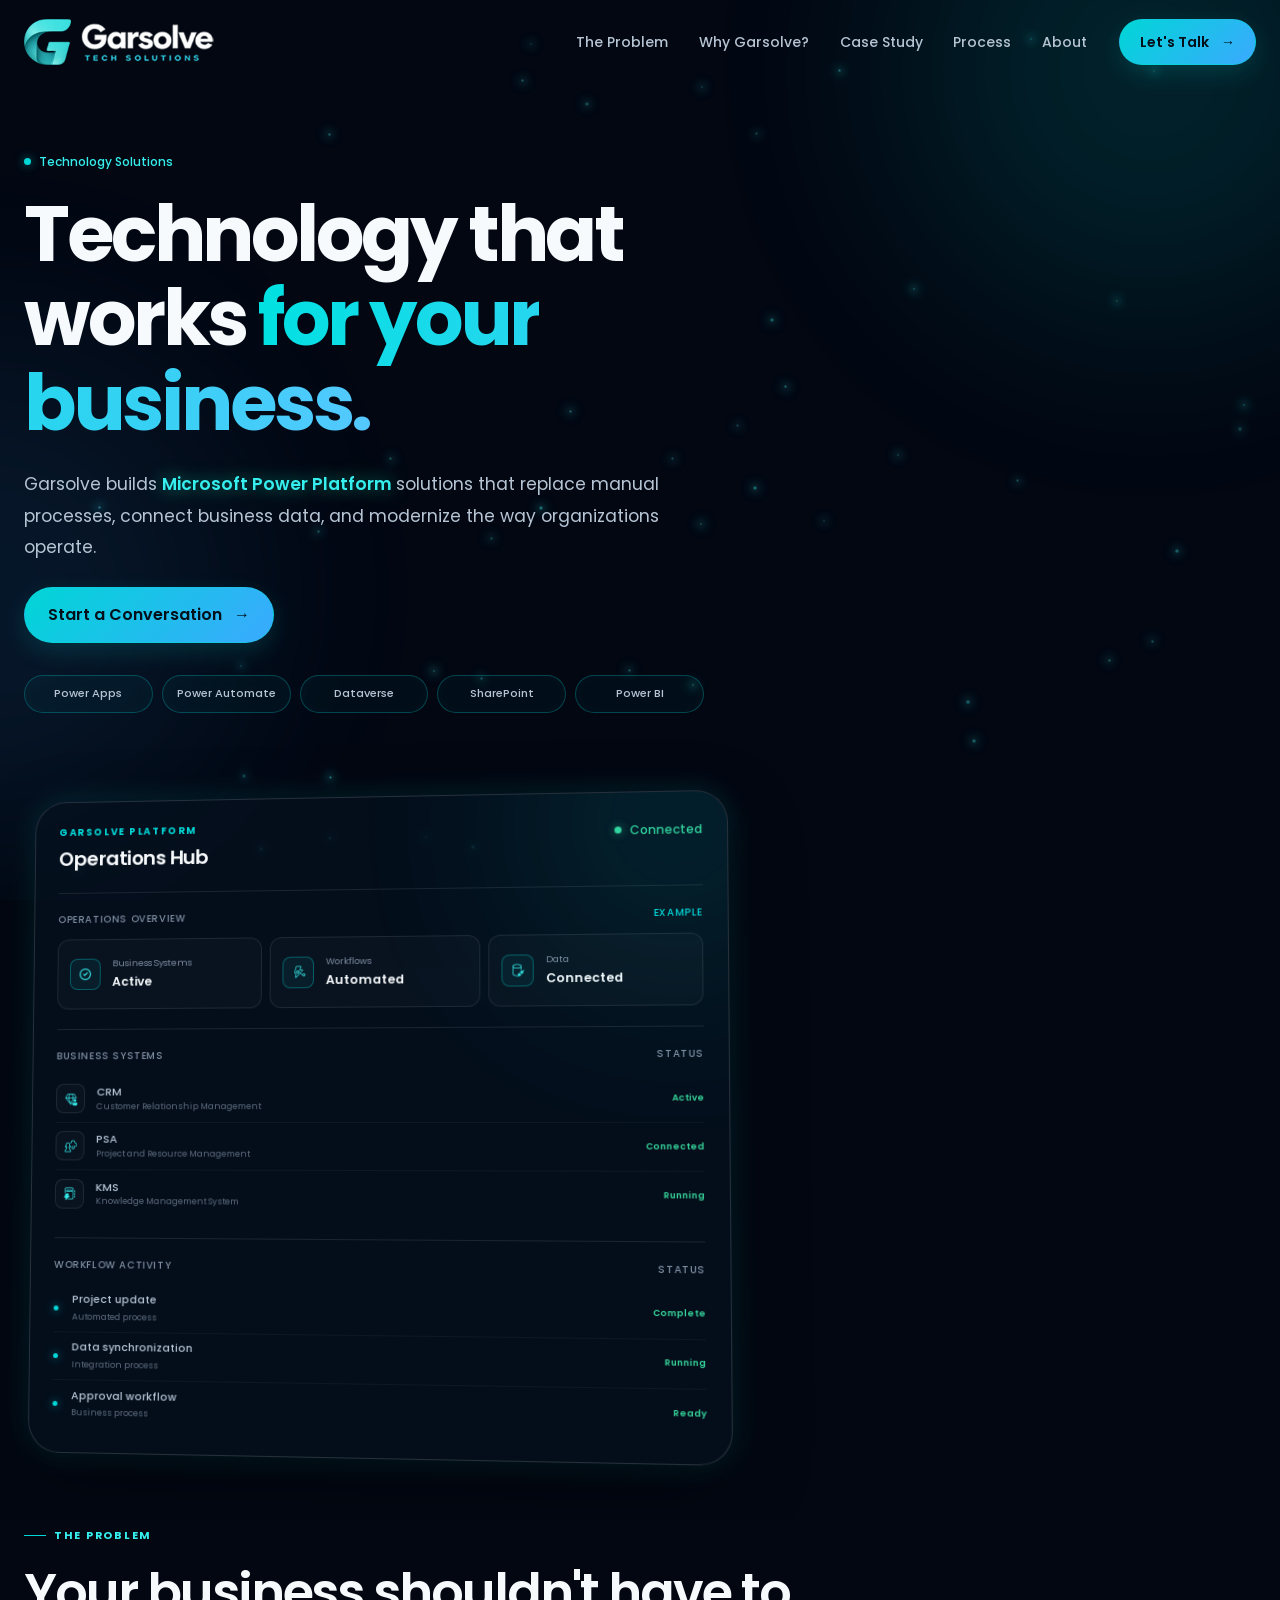
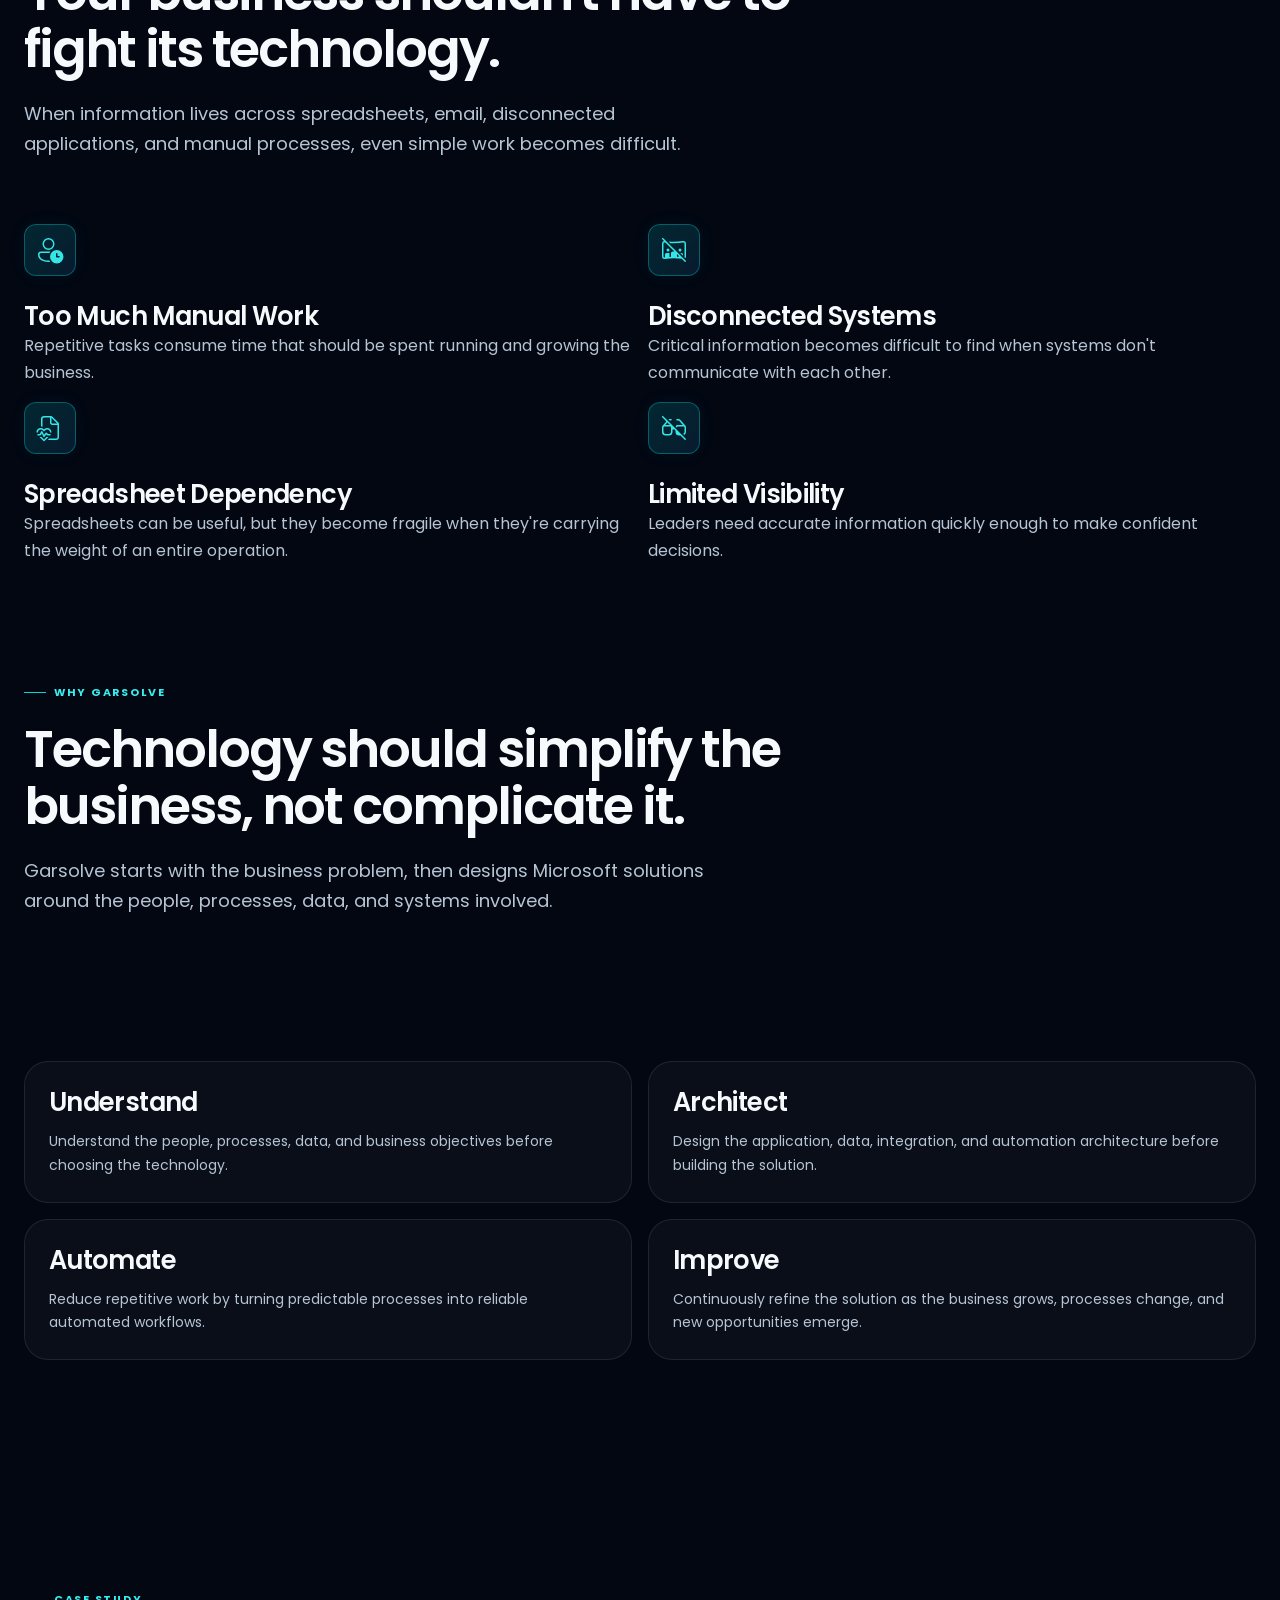
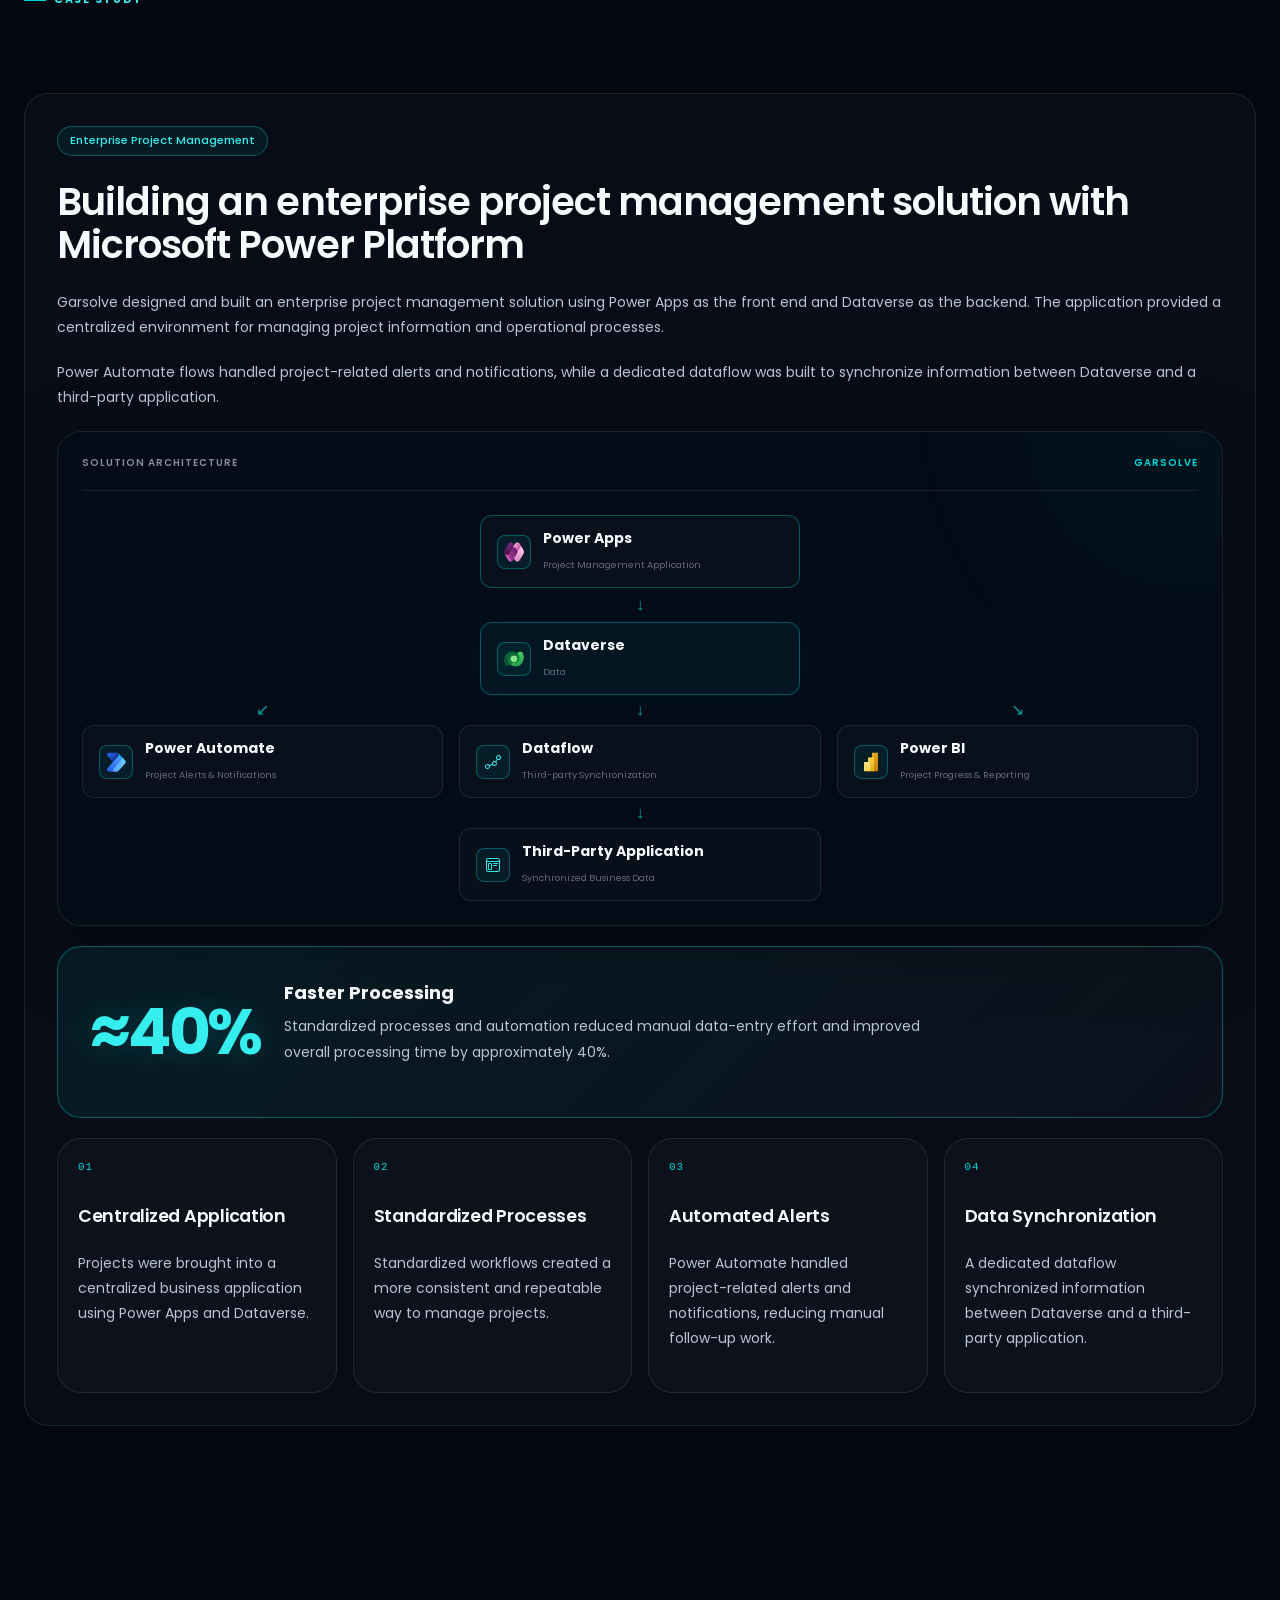
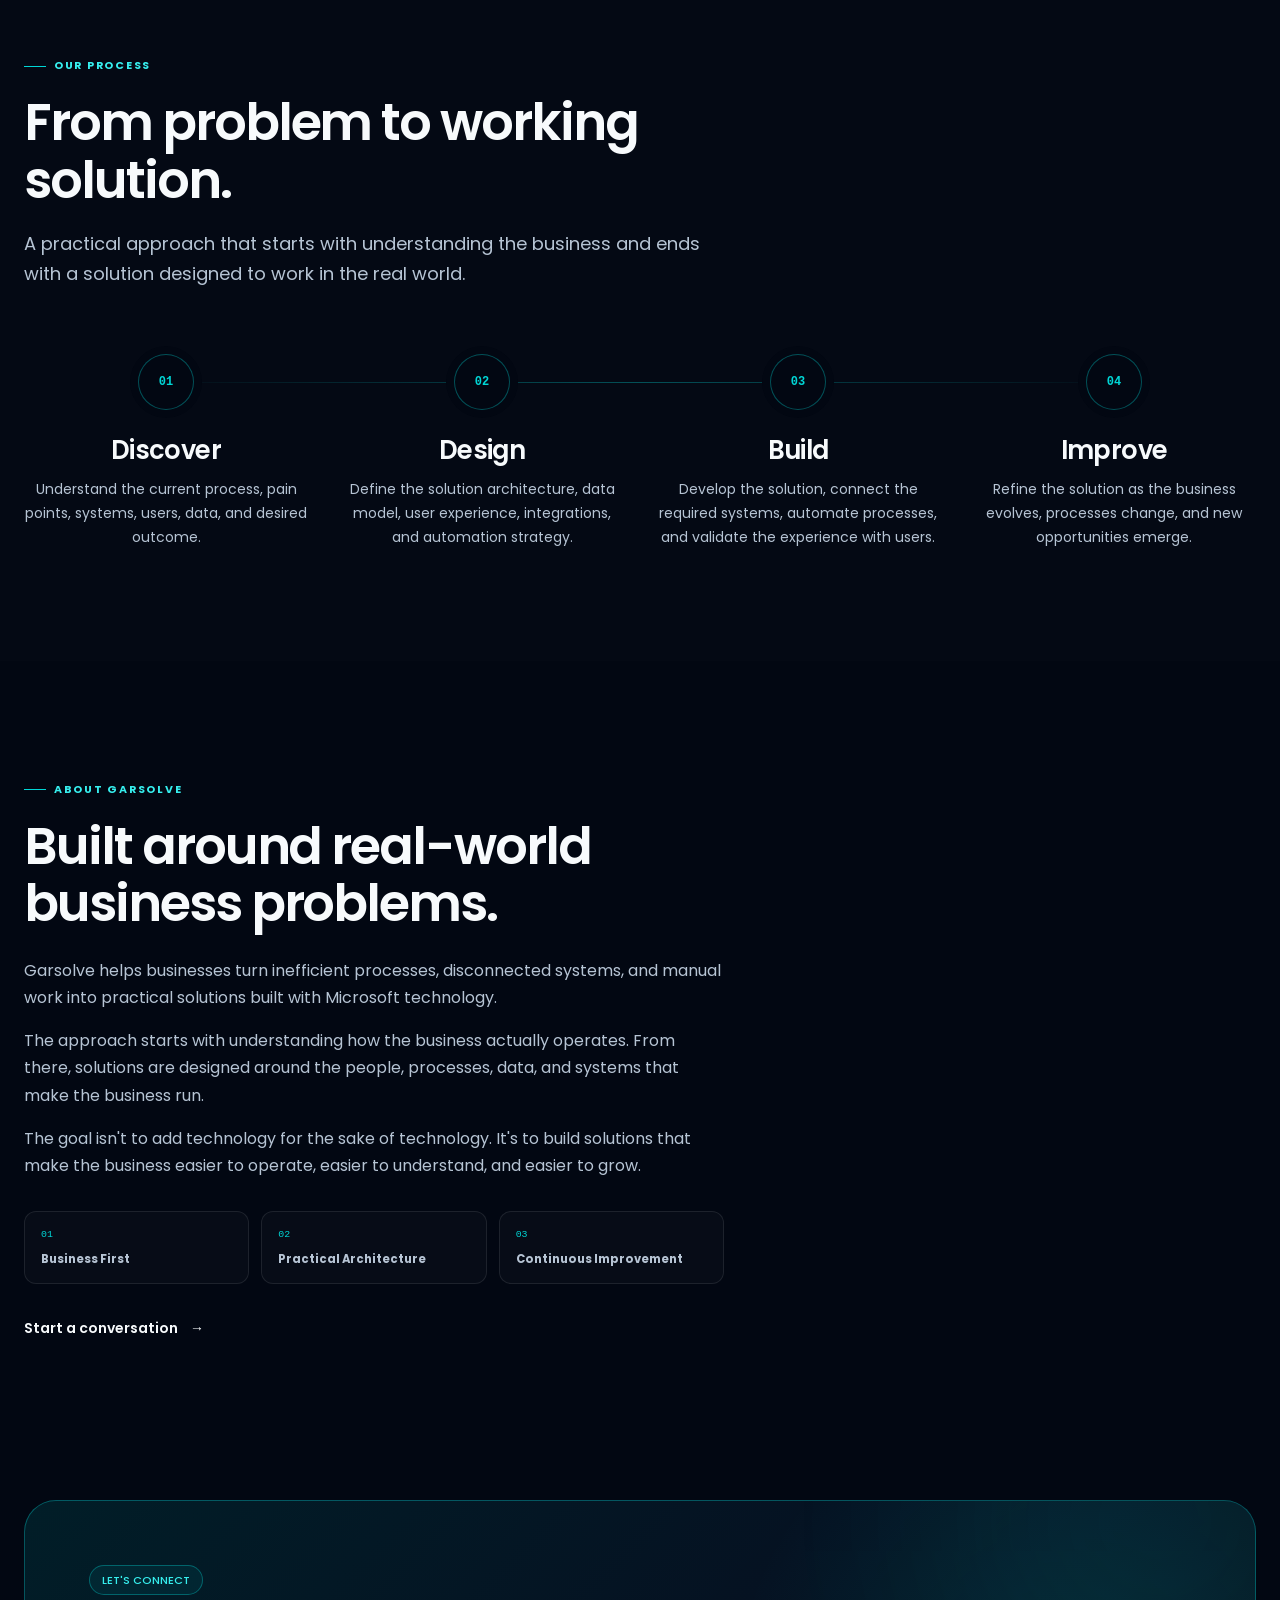
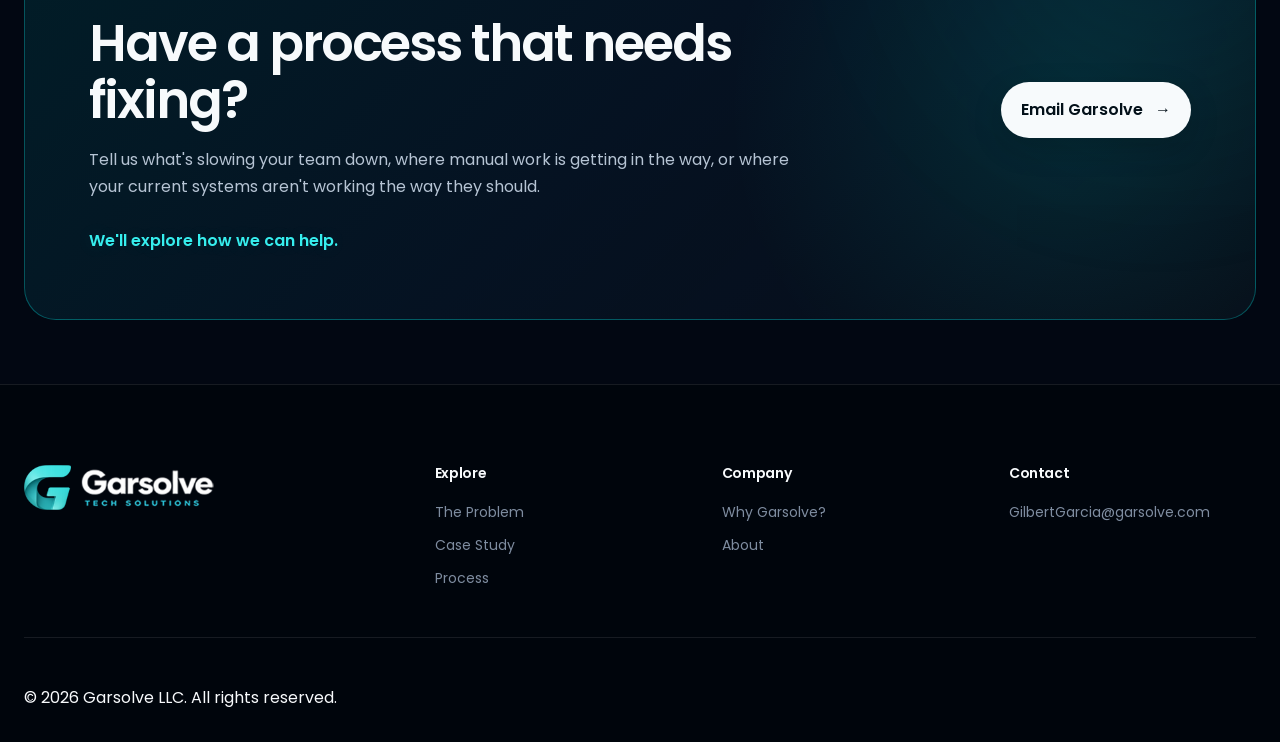
<file: index.html>
<!DOCTYPE html>
<html lang="en">

<head>

    <meta charset="UTF-8">

    <meta
        name="viewport"
        content="width=device-width, initial-scale=1.0"
    >

    <meta
        name="description"
        content="Garsolve provides technology solutions, Power Platform development, business automation, data integration, and custom business applications."
    >

    <meta
        name="theme-color"
        content="#050e19"
    >

    <meta
        name="robots"
        content="index, follow"
    >

    <link
        rel="canonical"
        href="https://garsolve.com/"
    >

    <script type="application/ld+json">
    {
        "@context": "https://schema.org",
        "@type": "ProfessionalService",
        "name": "Garsolve LLC",
        "url": "https://garsolve.com/",
        "email": "GilbertGarcia@garsolve.com",
        "telephone": "+1-480-886-1568",
        "areaServed": "Arizona"
    }
    </script>

    <meta
        property="og:title"
        content="Garsolve | Technology Solutions"
    >

    <meta
        property="og:description"
        content="Business applications, automation, systems integration, and technology consulting built around the way your business works."
    >

    <meta
        property="og:type"
        content="website"
    >

    <meta
        property="og:url"
        content="https://garsolve.com/"
    >

    <meta
        property="og:image"
        content="https://garsolve.com/assets/images/garsolve-social.png"
    >

    <meta
        name="twitter:card"
        content="summary"
    >

    <meta
        name="twitter:title"
        content="Garsolve | Technology Solutions"
    >

    <meta
        name="twitter:description"
        content="Business applications, automation, systems integration, and technology consulting."
    >

    <meta
        name="author"
        content="Garsolve LLC"
    >

    <meta
        name="robots"
        content="index, follow"
    >

    <title>
        Garsolve | Technology Solutions
    </title>

    <link
        rel="icon"
        type="image/svg+xml"
        href="assets/logo/garsolve-mark.svg"
    >

    <link
        rel="preconnect"
        href="https://fonts.googleapis.com"
    >

    <link
        rel="preconnect"
        href="https://fonts.gstatic.com"
        crossorigin
    >

    <link
        href="https://fonts.googleapis.com/css2?family=Poppins:wght@300;400;500;600;700;800&display=swap"
        rel="stylesheet"
    >

    <link
        rel="stylesheet"
        href="css/variables.css"
    >

    <link
        rel="stylesheet"
        href="css/reset.css"
    >

    <link
        rel="stylesheet"
        href="css/typography.css"
    >

    <link
        rel="stylesheet"
        href="css/layout.css"
    >

    <link
        rel="stylesheet"
        href="css/components.css"
    >

    <link
        rel="stylesheet"
        href="css/animations.css"
    >

    <link
        rel="stylesheet"
        href="css/responsive.css"
    >

</head>


<body>


    <div
        class="site-background"
        aria-hidden="true"
    >

        <div
            id="particleField"
            class="particle-field"
            aria-hidden="true"
        ></div>


        <div
            class="background-orb background-orb--one"
        ></div>


        <div
            class="background-orb background-orb--two"
        ></div>

    </div>



    <header
        class="site-header"
        id="siteHeader"
    >

        <div class="container">

            <nav
                class="navigation"
                aria-label="Primary navigation"
            >


                

                <a
                    href="#top"
                    class="brand"
                    aria-label="Garsolve home"
                >

                    <img
                        src="assets/logo/garsolve-light.svg"
                        alt="Garsolve Technology Solutions"
                        class="brand__logo brand__logo--desktop"
                    >

                    <img
                        src="assets/logo/garsolve-mark.svg"
                        alt=""
                        aria-hidden="true"
                        class="brand__logo brand__logo--mobile"
                    >

                </a>


                <div
                    class="navigation__links"
                    id="primaryNavigation"
                >
                    <a
                    href="#the-problem"
                    class="navigation__link"
                    >
                    The Problem
                    </a>

                    <a
                    href="#why-garsolve"
                    class="navigation__link"
                    >
                    Why Garsolve?
                    </a>

                    <a
                        href="#case-study"
                        class="navigation__link"
                    >
                        Case Study
                    </a>

                    <a
                        href="#process"
                        class="navigation__link"
                    >
                        Process
                    </a>

                    <a
                        href="#about"
                        class="navigation__link"
                    >
                        About
                    </a>
                    <a
                        href="#contact"
                        class="navigation__link navigation__link--mobile-only"
                    >
                        Contact
                    </a>



                </div>



                <a
                    href="#contact"
                    class="button button--primary navigation__cta"
                >

                    Let's Talk

                    <span
                        class="button__arrow"
                        aria-hidden="true"
                    >
                        →
                    </span>

                </a>



                

                <button
                    type="button"
                    class="navigation__toggle"
                    id="navigationToggle"
                    aria-label="Open navigation menu"
                    aria-expanded="false"
                    aria-controls="primaryNavigation"
                >

                    <span></span>
                    <span></span>
                    <span></span>

                </button>

            </nav>

        </div>

    </header>




    <main id="top">



        <section
            class="hero section"
            id="hero"
        >

            <div class="container">

                <div class="hero__grid">


                    

                    <div class="hero__content">

                        <div class="hero__eyebrow">

                            <span
                                class="status status--primary"
                            >

                                <span
                                    class="status__dot"
                                ></span>

                                Technology Solutions

                            </span>

                        </div>


                        <h1 class="hero__title">

                            Technology that works

                            <span class="text-gradient">
                                for your business.
                            </span>

                        </h1>
                        <br>


                        <p class="hero__description">

                            Garsolve builds
                            <strong class="hero__highlight">
                                Microsoft Power Platform
                            </strong>
                            solutions that replace manual processes,
                            connect business data, and modernize the way
                            organizations operate.
                        
                        </p>
                        <br>

                        <div class="hero__actions">

                            <a
                                href="#contact"
                                class="button button--primary button--large"
                            >

                                Start a Conversation

                                <span
                                    class="button__arrow"
                                    aria-hidden="true"
                                >
                                    →
                                </span>

                            </a>



                        </div>


                        <div class="hero__trust">

                            <span
                                class="hero__trust-pill"
                                data-brand="power-apps"
                            >
                                Power Apps
                            </span>
                        
                            <span
                                class="hero__trust-pill"
                                data-brand="power-automate"
                            >
                                Power Automate
                            </span>
                        
                            <span
                                class="hero__trust-pill"
                                data-brand="dataverse"
                            >
                                Dataverse
                            </span>
                        
                            <span
                                class="hero__trust-pill"
                                data-brand="sharepoint"
                            >
                                SharePoint
                            </span>
                        
                            <span
                                class="hero__trust-pill"
                                data-brand="power-bi"
                            >
                                Power BI
                            </span>
                        
                        </div>

                    </div>



                    <div
                        class="hero__visual"
                        data-reveal="right"
                    >

                        <div class="dashboard-card">



                            <div
                                class="dashboard-card__header"
                            >

                                <div
                                    class="dashboard-card__identity"
                                >

                                   

                                    <div>

                                        <span
                                            class="dashboard-card__eyebrow"
                                        >
                                            GARSOLVE PLATFORM
                                        </span>

                                        <h2>
                                            Operations Hub
                                        </h2>


                                    </div>

                                </div>


                                <div
                                    class="dashboard-status"
                                >

                                    <span
                                        class="status status--success"
                                    >

                                        <span
                                            class="status__dot"
                                        ></span>

                                        Connected

                                    </span>

                                </div>

                            </div>




                            <div
                                class="dashboard-overview"
                            >

                                <div
                                    class="dashboard-overview__header"
                                >

                                    <span>
                                        Operations Overview
                                    </span>

                                    <span
                                        class="dashboard-overview__period"
                                    >
                                        Example
                                    </span>

                                </div>


                                <div
                                    class="dashboard-overview__grid"
                                >

                                    <div
                                        class="dashboard-stat"
                                    >

                                        <div
                                            class="dashboard-stat__icon"
                                        >
                                        <svg xmlns='http://www.w3.org/2000/svg' 
                                        width='12px' 
                                        height='12px' 
                                        viewBox='0 0 20 20' 
                                        fill='#34e6e6' 
                                        stroke='none' 
                                        stroke-width='0' 
                                        stroke-linecap='round' 
                                        stroke-linejoin='round'>
                                        <path d='M10 0a10 10 0 1 0 0 20 10 10 0 0 0 0-20ZM2 10a8 8 0 1 1 16 0 8 8 0 0 1-16 0Zm12.2-3.2a1 1 0 0 1 0 1.4l-4.5 4.5a1 1 0 0 1-1.4 0l-2-2a1 1 0 0 1 1.4-1.4L9 10.58l3.8-3.8a1 1 0 0 1 1.4 0Z'/>
                                        </svg>
                                        </div>

                                        <div
                                            class="dashboard-stat__content"
                                        >

                                            <span>
                                                Business Systems
                                            </span>

                                            <strong>
                                                Active
                                            </strong>

                                        </div>

                                    </div>


                                    <div
                                        class="dashboard-stat"
                                    >

                                        <div
                                            class="dashboard-stat__icon"
                                        >
                                        <svg xmlns='http://www.w3.org/2000/svg' 
                                        width='15px' 
                                        height='15px' 
                                        viewBox='0 0 20 20' 
                                        fill='#34e6e6' 
                                        stroke='none' 
                                        stroke-width='0' 
                                        stroke-linecap='round' 
                                        stroke-linejoin='round'>
                                        <path d='M6.2 2.77C6.31 2.31 6.73 2 7.2 2h5.25c.73 0 1.24.71 1.01 1.4L12.2 7h2.56c.95 0 1.4 1.14.77 1.81L14 10.38a2.5 2.5 0 0 0-.63-.79l1.44-1.46a.06.06 0 0 0 .01-.03v-.05a.08.08 0 0 0-.03-.03L14.77 8H11.5a.5.5 0 0 1-.47-.67l1.5-4.25a.06.06 0 0 0-.07-.08H7.21a.06.06 0 0 0-.06.05L4.9 10.92c0 .04.02.08.06.08h1.21a3 3 0 0 0 1 1.38l-1.14 4.54v.04l.03.03.04.01h.01l.03-.02 4.2-4.3c.34-.17.65-.4.9-.68h.18l.25.76-4.81 4.91c-.76.79-2.06.06-1.8-1L6.23 12H4.96c-.7 0-1.21-.68-1.02-1.36L6.2 2.77Zm12.52 12.25A2.01 2.01 0 0 1 17 16a2 2 0 0 1-2-2h-.78a1.5 1.5 0 0 1-1.41-1l-.01-.03-.55-1.63a.5.5 0 0 0-.47-.34h-1.05a2 2 0 1 1 .27-1h.78c.64 0 1.22.41 1.42 1.03l.55 1.63c.06.2.26.34.47.34h1.05a2 2 0 1 1 3.45 2.02ZM17 15a1 1 0 0 0 1-1v-.05a1 1 0 0 0-2 .05v.02a1 1 0 0 0 1 .98Zm-8-4a1 1 0 1 0 0-2 1 1 0 0 0 0 2Z'/>
                                        </svg>
                                        </div>

                                        <div
                                            class="dashboard-stat__content"
                                        >

                                            <span>
                                                Workflows
                                            </span>

                                            <strong>
                                                Automated
                                            </strong>

                                        </div>

                                    </div>


                                    <div
                                        class="dashboard-stat"
                                    >

                                        <div
                                            class="dashboard-stat__icon"
                                        >
                                        <svg xmlns='http://www.w3.org/2000/svg' 
                                        width='15px' 
                                        height='15px' 
                                        viewBox='0 0 20 20' 
                                        fill='#34e6e6' 
                                        stroke='none' 
                                        stroke-width='0' 
                                        stroke-linecap='round' 
                                        stroke-linejoin='round'>
                                        <path d='M4 5c0-1 .88-1.76 1.9-2.22 1.3-.54 2.7-.8 4.1-.78 1.4-.03 2.8.24 4.1.78C15.13 3.24 16 3.99 16 5v5.1a2.97 2.97 0 0 0-1 .27V6.7c-.28.2-.58.38-.9.52-1.3.54-2.7.8-4.1.78-1.4.03-2.8-.24-4.1-.78A4.92 4.92 0 0 1 5 6.7V15c0 .37.36.87 1.32 1.31A9.2 9.2 0 0 0 10 17h.02a3 3 0 0 0 .04.16l-.76.77a1.5 1.5 0 0 0-.06.06 10.18 10.18 0 0 1-3.34-.77C4.87 16.75 4 16.01 4 15V5Zm1 0c0 .37.36.87 1.32 1.31A9.2 9.2 0 0 0 10 7a9.2 9.2 0 0 0 3.68-.69C14.64 5.87 15 5.37 15 5c0-.37-.36-.88-1.32-1.31A9.2 9.2 0 0 0 10 3a9.2 9.2 0 0 0-3.68.69C5.36 4.12 5 4.63 5 5Zm14.2 5.85a.5.5 0 1 0-.7-.7l-1.2 1.18a.64.64 0 0 0-.03.05 2 2 0 0 0-2.44.3l-.6.6a.98.98 0 0 0 0 1.4l1.45 1.43a.98.98 0 0 0 1.38 0l.6-.6a2 2 0 0 0 .3-2.44.36.36 0 0 0 .06-.03l1.18-1.19Zm-5.67 3.53a.98.98 0 0 0-1.39 0l-.6.6a2 2 0 0 0-.3 2.43.42.42 0 0 0-.05.04L10 18.63a.5.5 0 0 0 .7.7l1.19-1.18a.5.5 0 0 0 .03-.05 2 2 0 0 0 2.44-.3l.6-.6a.98.98 0 0 0 0-1.39l-1.44-1.44Z'/>
                                        </svg>
                                        </div>

                                        <div
                                            class="dashboard-stat__content"
                                        >

                                            <span>
                                                Data
                                            </span>

                                            <strong>
                                                Connected
                                            </strong>

                                        </div>

                                    </div>

                                </div>

                            </div>



                            <div
                                class="dashboard-systems"
                            >

                                <div
                                    class="dashboard-section-heading"
                                >

                                    <span>
                                        Business Systems
                                    </span>

                                    <span>
                                        Status
                                    </span>

                                </div>


                                <div
                                    class="dashboard-system-row"
                                >

                                    <div
                                        class="dashboard-system"
                                    >

                                        <span
                                            class="dashboard-system__icon"
                                        >
                                        <svg xmlns='http://www.w3.org/2000/svg' 
                                        width='15px' 
                                        height='15px' 
                                        viewBox='0 0 20 20' 
                                        fill='#34e6e6' 
                                        stroke='none' 
                                        stroke-width='0' 
                                        stroke-linecap='round' 
                                        stroke-linejoin='round'>
                                        <path d='M5.5 3a.5.5 0 0 0-.43.24l-3 5a.5.5 0 0 0 .05.58l7.49 9a.5.5 0 0 0 .86-.13L13.84 9h3.9l.14-.18a.5.5 0 0 0 .05-.58l-3-5A.5.5 0 0 0 14.5 3h-9Zm7.27 6L10 16.12 7.23 9h5.54ZM3.38 8l2.4-4h1.98l-1.6 4H3.38Zm2.78 1 2.26 5.83L3.57 9h2.59Zm1.08-1 1.6-4h2.32l1.6 4H7.24Zm6.6 0-1.6-4h1.98l2.4 4h-2.78Zm1.66 6a2 2 0 1 0 0-4 2 2 0 0 0 0 4Zm0 5c2.5 0 3.5-1.25 3.5-2.5 0-.83-.67-1.5-1.5-1.5h-4c-.83 0-1.5.67-1.5 1.5 0 1.25 1 2.5 3.5 2.5Z'/>
                                        </svg>
                                        </span>

                                        <div>

                                            <strong>
                                                CRM
                                            </strong>

                                            <small>
                                                Customer Relationship Management
                                            </small>

                                        </div>

                                    </div>

                                    <span
                                        class="system-status system-status--active"
                                    >
                                        Active
                                    </span>

                                </div>


                                <div
                                    class="dashboard-system-row"
                                >

                                    <div
                                        class="dashboard-system"
                                    >

                                        <span
                                            class="dashboard-system__icon"
                                        >
                                        <svg xmlns='http://www.w3.org/2000/svg' 
                                        width='15px' 
                                        height='15px' 
                                        viewBox='0 0 20 20' 
                                        fill='#34e6e6' 
                                        stroke='none' 
                                        stroke-width='0' 
                                        stroke-linecap='round' 
                                        stroke-linejoin='round'>
                                        <path d='M13.5 3a2 2 0 0 0-1.96 2.4.5.5 0 0 1-.54.6 2 2 0 0 0-.92.22 4 4 0 0 0-.55-.83c.3-.17.62-.29.97-.35V5a3 3 0 1 1 6 0v.04a3 3 0 1 1-1.14 5.9l.22.9a1.75 1.75 0 0 1-1.7 2.16h-.76a1.75 1.75 0 0 1-1.7-2.16l.45-1.86a.5.5 0 1 1 .97.24l-.45 1.85c-.12.47.24.93.73.93h.76c.49 0 .84-.45.73-.93l-.45-1.85a.5.5 0 0 1 .76-.54A2 2 0 1 0 15.96 6a.5.5 0 0 1-.5-.6A2 2 0 0 0 13.5 3Zm-9 5a2 2 0 1 1 3.6 1.2.5.5 0 0 0 .4.8H9a.5.5 0 0 1 0 1H7.9a.5.5 0 0 0-.5.56 6.86 6.86 0 0 0 2.34 4.5c.17.15.26.33.26.49 0 .25-.2.45-.45.45h-6.1a.45.45 0 0 1-.45-.45c0-.16.09-.34.26-.49a6.86 6.86 0 0 0 2.34-4.5.5.5 0 0 0-.5-.56H4a.5.5 0 0 1 0-1h.5a.5.5 0 0 0 .4-.8c-.25-.33-.4-.75-.4-1.2Zm2-3a3 3 0 0 0-2.82 4.03A1.5 1.5 0 0 0 4 12h.52a5.76 5.76 0 0 1-1.9 3.3c-.35.28-.62.73-.62 1.25 0 .8.65 1.45 1.45 1.45h6.1c.8 0 1.45-.65 1.45-1.45 0-.52-.27-.97-.62-1.26A5.76 5.76 0 0 1 8.48 12H9a1.5 1.5 0 0 0 .32-2.97A3 3 0 0 0 6.5 5Z'/>
                                        </svg>
                                        </span>

                                        <div>

                                            <strong>
                                                PSA
                                            </strong>

                                            <small>
                                                Project and Resource Management
                                            </small>

                                        </div>

                                    </div>

                                    <span
                                        class="system-status system-status--active"
                                    >
                                        Connected
                                    </span>

                                </div>


                                <div
                                    class="dashboard-system-row"
                                >

                                    <div
                                        class="dashboard-system"
                                    >

                                        <span
                                            class="dashboard-system__icon"
                                        >
                                        <svg xmlns='http://www.w3.org/2000/svg' 
                                        width='15px' 
                                        height='15px' 
                                        viewBox='0 0 20 20' 
                                        fill='#34e6e6' 
                                        stroke='none' 
                                        stroke-width='0' stroke-linecap='round' stroke-linejoin='round'><path d='M5.5 5a.5.5 0 0 0-.5.5v2c0 .28.22.5.5.5h7a.5.5 0 0 0 .5-.5v-2a.5.5 0 0 0-.5-.5h-7ZM6 7V6h6v1H6ZM3 4c0-1.1.9-2 2-2h8a2 2 0 0 1 2 2v12a2 2 0 0 1-2 2H6.86l1.07-1H13a1 1 0 0 0 1-1V4a1 1 0 0 0-1-1H5a1 1 0 0 0-1 1v5.12a1.5 1.5 0 0 0-.8.8l-.2.48V4Zm13 2h.5c.28 0 .5.22.5.5V8a.5.5 0 0 1-.5.5H16V6Zm.5 3.5H16V12h.5a.5.5 0 0 0 .5-.5V10a.5.5 0 0 0-.5-.5ZM16 13h.5c.28 0 .5.22.5.5V15a.5.5 0 0 1-.5.5H16V13ZM2.5 16h1.75l-.59 2.36c-.12.48.46.83.83.49l4.87-4.55a.75.75 0 0 0-.51-1.3h-1.1l.78-2.34a.5.5 0 0 0-.47-.66H4.59a.5.5 0 0 0-.47.3l-2.08 5c-.14.34.1.7.46.7Z'/>
                                        </svg>
                                        </span>

                                        <div>

                                            <strong>
                                                KMS
                                            </strong>

                                            <small>
                                                Knowledge Management System
                                            </small>

                                        </div>

                                    </div>

                                    <span
                                        class="system-status system-status--active"
                                    >
                                        Running
                                    </span>

                                </div>

                            </div>



                            <div
                                class="dashboard-workflow"
                            >

                                <div
                                    class="dashboard-section-heading"
                                >

                                    <span>
                                        Workflow Activity
                                    </span>

                                    <span>
                                        Status
                                    </span>

                                </div>


                                <div
                                    class="workflow-item"
                                >

                                    <div
                                        class="workflow-item__marker"
                                    ></div>

                                    <div
                                        class="workflow-item__content"
                                    >

                                        <strong>
                                            Project update
                                        </strong>

                                        <span>
                                            Automated process
                                        </span>

                                    </div>

                                    <span
                                        class="workflow-item__status"
                                    >
                                        Complete
                                    </span>

                                </div>


                                <div
                                    class="workflow-item"
                                >

                                    <div
                                        class="workflow-item__marker"
                                    ></div>

                                    <div
                                        class="workflow-item__content"
                                    >

                                        <strong>
                                            Data synchronization
                                        </strong>

                                        <span>
                                            Integration process
                                        </span>

                                    </div>

                                    <span
                                        class="workflow-item__status"
                                    >
                                        Running
                                    </span>

                                </div>


                                <div
                                    class="workflow-item"
                                >

                                    <div
                                        class="workflow-item__marker"
                                    ></div>

                                    <div
                                        class="workflow-item__content"
                                    >

                                        <strong>
                                            Approval workflow
                                        </strong>

                                        <span>
                                            Business process
                                        </span>

                                    </div>

                                    <span
                                        class="workflow-item__status"
                                    >
                                        Ready
                                    </span>

                                </div>

                            </div>


                            <div
                                class="dashboard-card__glow"
                                aria-hidden="true"
                            ></div>

                        </div>

                    </div>

                </div>

            </div>

        </section>




        <section
            class="Problem"
            id="the-problem"
        >

            <div class="container">


                <div
                    class="section-heading"
                    data-reveal
                >

                    <span
                        class="section-heading__eyebrow"
                    >
                        THE PROBLEM
                    </span>


                    <h2>

                        Your business shouldn't
                        have to fight its technology.

                    </h2>


                    <p>

                        When information lives across spreadsheets,
                        email, disconnected applications, and manual
                        processes, even simple work becomes difficult.

                    </p>

                </div>


                <div
                    class="challenge-grid reveal-stagger"
                >

                    <article
                        class="challenge-card"
                    >

                        <div class="icon-box">
                        <svg xmlns='http://www.w3.org/2000/svg' 
                            width='30px' 
                            height='30px' 
                            viewBox='0 0 20 20' 
                            fill='#34e6e6' 
                            stroke='none' 
                            stroke-width='0' 
                            stroke-linecap='round' 
                            stroke-linejoin='round'>
                            <path d='M5 6a4 4 0 1 1 8 0 4 4 0 0 1-8 0Zm4-3a3 3 0 1 0 0 6 3 3 0 0 0 0-6ZM2 13a2 2 0 0 1 2-2h6.26c-.26.3-.48.64-.66 1H4a1 1 0 0 0-1 1c0 1.3.62 2.28 1.67 2.95A8.16 8.16 0 0 0 9 17l.6-.01c.17.34.37.66.61.95-.4.04-.8.06-1.21.06a9.14 9.14 0 0 1-4.87-1.2A4.35 4.35 0 0 1 2 13Zm17 1.5a4.5 4.5 0 1 1-9 0 4.5 4.5 0 0 1 9 0ZM14.5 12a.5.5 0 0 0-.5.5v2c0 .28.22.5.5.5H16a.5.5 0 0 0 0-1h-1v-1.5a.5.5 0 0 0-.5-.5Z'/>
                        </svg>
                        </div>

                        <h3>
                            Too Much Manual Work
                        </h3>

                        <p>
                            Repetitive tasks consume time that
                            should be spent running and growing
                            the business.
                        </p>

                    </article>


                    <article
                        class="challenge-card"
                    >

                        <div class="icon-box">
                        <svg xmlns='http://www.w3.org/2000/svg' 
                            width='30px' 
                            height='30px' 
                            viewBox='0 0 20 20' 
                            fill='#34e6e6' 
                            stroke='none' 
                            stroke-width='0' 
                            stroke-linecap='round' 
                            stroke-linejoin='round'>
                            <path d='M6 11a1 1 0 1 0 0-2 1 1 0 0 0 0 2ZM2.85 2.15a.5.5 0 1 0-.7.7l1.18 1.19A1.7 1.7 0 0 0 2 5.7v8.6a1.7 1.7 0 0 0 1.97 1.68c3.7-.6 7.46-.64 11.17-.13l2 2a.5.5 0 0 0 .71-.7l-1.18-1.19-6.12-6.12-1.39-1.39L6.01 5.3 4.86 4.15l-2-2ZM13 13.7v.9l-1-.06V12.7l1 1ZM10.3 11H9a1 1 0 0 0-1 1v2.55l-1 .06V12H5a1 1 0 0 0-1 1v1.96l-.19.03A.7.7 0 0 1 3 14.3V5.7a.7.7 0 0 1 .81-.7l.58.1 5.9 5.9Zm3.82 1L16 13.88V13a1 1 0 0 0-1-1h-.88Zm2.73 2.73.71.71c.27-.3.44-.7.44-1.14V5.7a1.7 1.7 0 0 0-1.97-1.68c-3.17.51-6.38.62-9.57.32l1.09 1.09c2.88.18 5.78.04 8.64-.42a.7.7 0 0 1 .81.69v8.6a.7.7 0 0 1-.15.43ZM14 11a1 1 0 1 0 0-2 1 1 0 0 0 0 2Z'/>
                        </svg>
                        </div>

                        <h3>
                            Disconnected Systems
                        </h3>

                        <p>
                            Critical information becomes difficult
                            to find when systems don't communicate
                            with each other.
                        </p>

                    </article>


                    <article
                        class="challenge-card"
                    >

                        <div class="icon-box">
                            <svg xmlns='http://www.w3.org/2000/svg' 
                            width='30px' 
                            height='30px' 
                            viewBox='0 0 20 20' 
                            fill='#34e6e6' 
                            stroke='none' 
                            stroke-width='0' 
                            stroke-linecap='round' s
                            troke-linejoin='round'>
                            <path d='M6 2a2 2 0 0 0-2 2v5c.34.02.67.07 1 .17V4a1 1 0 0 1 1-1h4v3.5c0 .83.67 1.5 1.5 1.5H15v8a1 1 0 0 1-1 1H9.45l-1 1H14a2 2 0 0 0 2-2V7.41c0-.4-.16-.78-.44-1.06l-3.91-3.91A1.5 1.5 0 0 0 10.59 2H6Zm8.8 5h-3.3a.5.5 0 0 1-.5-.5V3.2L14.8 7Zm-9.64 4.54A1.85 1.85 0 0 0 2 13H1a2.84 2.84 0 0 1 4.86-2.17l.13.14.14-.14A2.85 2.85 0 0 1 11 13h-1a1.85 1.85 0 0 0-3.15-1.46l-.5.5a.5.5 0 0 1-.7 0l-.5-.5ZM2.96 16h1.42L6 17.62 7.62 16h1.42l-2.68 2.68a.5.5 0 0 1-.71 0L2.97 16Zm1.54-4c.2 0 .36.1.45.28l1.14 2.27L7.1 13.2a.5.5 0 0 1 .76-.05l.85.85H10a.5.5 0 0 1 0 1H8.5a.5.5 0 0 1-.35-.15l-.6-.59L6.4 15.8a.5.5 0 0 1-.84-.08l-1.06-2.1-.55 1.1a.5.5 0 0 1-.45.28H2a.5.5 0 0 1 0-1h1.2l.86-1.72A.5.5 0 0 1 4.5 12Z'/>
                            </svg>
                        </div>

                        <h3>
                            Spreadsheet Dependency
                        </h3>

                        <p>
                            Spreadsheets can be useful, but they
                            become fragile when they're carrying
                            the weight of an entire operation.
                        </p>

                    </article>


                    <article
                        class="challenge-card"
                    >

                        <div class="icon-box">
                            
                            <svg xmlns='http://www.w3.org/2000/svg' 
                            width='30px' 
                            height='30px' 
                            viewBox='0 0 20 20' 
                            fill='#34e6e6' 
                            stroke='none' 
                            stroke-width='0' 
                            stroke-linecap='round' 
                            stroke-linejoin='round'>
                            <path d='M2.85 2.15a.5.5 0 1 0-.7.7L4.89 5.6 2.36 8.52c-.22.27-.36.6-.36.98v3A2.5 2.5 0 0 0 4.5 15h2A2.5 2.5 0 0 0 9 12.5V11h1.3l.7.7v.8a2.5 2.5 0 0 0 2.5 2.5h.8l2.85 2.85a.5.5 0 0 0 .7-.7l-15-15ZM7.3 8H4.14L5.6 6.3 7.3 8ZM8 9.5v3c0 .83-.67 1.5-1.5 1.5h-2A1.5 1.5 0 0 1 3 12.5v-3c0-.28.22-.5.5-.5h4c.28 0 .5.22.5.5Zm4 .38-.9-.9A1.5 1.5 0 0 1 12.5 8h3.36l-2.29-2.65a1 1 0 0 0-.76-.35H12a.5.5 0 0 1 0-1h.81a2 2 0 0 1 1.52.7l3.2 3.71c.29.28.47.66.47 1.09v3c0 .92-.5 1.72-1.23 2.15l-.74-.75c.57-.2.97-.76.97-1.4v-3a.5.5 0 0 0-.12-.33l-.06-.06A.5.5 0 0 0 16.5 9h-4a.5.5 0 0 0-.5.5v.38ZM7.12 5l-.8-.8a2 2 0 0 1 .87-.2H8a.5.5 0 0 1 0 1h-.81a1 1 0 0 0-.07 0Z'/>
                            </svg>
                        </div>

                        <h3>
                            Limited Visibility
                        </h3>

                        <p>
                            Leaders need accurate information
                            quickly enough to make confident
                            decisions.
                        </p>

                    </article>

                </div>

            </div>

        </section>



 
        <section
        class="section why-garsolve"
        id="why-garsolve"
    >
    
        <div class="container">
    
            <div class="why-garsolve__grid">
    
                <div
                    class="section-heading"
                    data-reveal="left"
                >
    
                    <span class="section-heading__eyebrow">
                        WHY GARSOLVE
                    </span>
    
                    <h2>
                        Technology should simplify
                        the business, not complicate it.
                    </h2>
    
                    <p>
                        Garsolve starts with the business problem,
                        then designs Microsoft solutions around the
                        people, processes, data, and systems involved.
                    </p>
    
                </div>
    
    
                <div
                    class="principles-grid reveal-stagger"
                >
    
                    <article class="principle-card">
    
                        <h3>
                            Understand
                        </h3>
    
                        <p>
                            Understand the people, processes, data,
                            and business objectives before choosing
                            the technology.
                        </p>
    
                    </article>
    
    
                    <article class="principle-card">
    
                        <h3>
                            Architect
                        </h3>
    
                        <p>
                            Design the application, data, integration,
                            and automation architecture before
                            building the solution.
                        </p>
    
                    </article>
    
    
                    <article class="principle-card">
    
                        <h3>
                            Automate
                        </h3>
    
                        <p>
                            Reduce repetitive work by turning
                            predictable processes into reliable
                            automated workflows.
                        </p>
    
                    </article>
    
    
                    <article class="principle-card">
    
                        <h3>
                            Improve
                        </h3>
    
                        <p>
                            Continuously refine the solution as the
                            business grows, processes change, and
                            new opportunities emerge.
                        </p>
    
                    </article>
    
                </div>
    
            </div>
    
        </div>
    
    </section>



<section
    class="section case-study"
    id="case-study"
>

    <div class="container">



        <div
            class="section-heading"
            data-reveal
        >

            <span
                class="section-heading__eyebrow"
            >
                CASE STUDY
            </span>



        </div>




        <div
            class="case-study-feature"
            data-reveal="scale"
        >



            <div
                class="case-study-feature__content"
            >

                <span
                    class="badge badge--primary"
                >
                    Enterprise Project Management
                </span>


                <h3>
                    Building an enterprise
                    project management solution
                    with Microsoft Power Platform
                </h3>


                <p>
                    Garsolve designed and built an enterprise
                    project management solution using Power Apps
                    as the front end and Dataverse as the backend.
                    The application provided a centralized
                    environment for managing project information
                    and operational processes.
                </p>


                <p>
                    Power Automate flows handled project-related
                    alerts and notifications, while a dedicated
                    dataflow was built to synchronize information
                    between Dataverse and a third-party application.
                </p>



<div
    class="case-study-architecture"
    data-reveal="right"
>

    <div
        class="architecture-header"
    >

        <span>
            SOLUTION ARCHITECTURE
        </span>

        <span>
            GARSOLVE
        </span>

    </div>


    <div
        class="architecture-flow"
    >


        <div
            class="
                architecture-node
                architecture-node--primary
            "
        >

            <div
                class="architecture-node__icon"
            >
            <svg width="20" height="20" viewBox="0 0 96 96" fill="none" xmlns="http://www.w3.org/2000/svg">
                <g clip-path="url(#clip0_4303_1230)">
                <g clip-path="url(#clip1_4303_1230)">
                <path d="M44.1553 9.77196L62.9254 42.6196C64.8305 45.9536 64.8305 50.0464 62.9254 53.3804L44.1553 86.228C38.7808 95.6334 25.219 95.6335 19.8445 86.228L2.2525 55.4421C-0.382637 50.8306 -0.382645 45.1694 2.25249 40.5579L19.8445 9.77196C25.219 0.366551 38.7808 0.366549 44.1553 9.77196Z" fill="url(#paint0_linear_4303_1230)"/>
                <path d="M44.1553 9.77196L62.9254 42.6196C64.8305 45.9536 64.8305 50.0464 62.9254 53.3804L44.1553 86.228C38.7808 95.6334 25.219 95.6335 19.8445 86.228L2.2525 55.4421C-0.382637 50.8306 -0.382645 45.1694 2.25249 40.5579L19.8445 9.77196C25.219 0.366551 38.7808 0.366549 44.1553 9.77196Z" fill="url(#paint1_radial_4303_1230)"/>
                <path d="M65.9999 48L44.1553 86.228C38.7808 95.6334 25.219 95.6334 19.8445 86.228L1.99988 55C7.30568 64.2852 20.6941 64.2852 25.9999 55L47.9999 16.5L65.9999 48Z" fill="url(#paint2_linear_4303_1230)"/>
                <path d="M65.9999 48L44.1553 86.228C38.7808 95.6334 25.219 95.6334 19.8445 86.228L1.99988 55C7.30568 64.2852 20.6941 64.2852 25.9999 55L47.9999 16.5L65.9999 48Z" fill="url(#paint3_linear_4303_1230)"/>
                <path d="M54.9458 28.6554L81.9999 76L93.3881 56.0705C96.2458 51.0696 96.2458 44.9304 93.3881 39.9295L76.1553 9.77196C70.7808 0.366554 57.219 0.366554 51.8445 9.77197L41.0539 28.6554C44.1251 23.2809 51.8747 23.2809 54.9458 28.6554Z" fill="url(#paint4_linear_4303_1230)"/>
                <path d="M54.9458 28.6554L81.9999 76L93.3881 56.0705C96.2458 51.0696 96.2458 44.9304 93.3881 39.9295L76.1553 9.77196C70.7808 0.366554 57.219 0.366554 51.8445 9.77197L41.0539 28.6554C44.1251 23.2809 51.8747 23.2809 54.9458 28.6554Z" fill="url(#paint5_linear_4303_1230)"/>
                <path d="M79.7318 23.9691L47.9999 79.5L51.8445 86.228C57.219 95.6334 70.7808 95.6335 76.1553 86.228L94.0308 54.9459C96.4902 50.6419 96.4902 45.3581 94.0308 41.0541L79.7318 16.0309C81.1372 18.4903 81.1372 21.5096 79.7318 23.9691Z" fill="url(#paint6_linear_4303_1230)"/>
                <path d="M51.8445 86.228L47.9999 79.5L65.9999 48L81.9999 76L76.1553 86.228C70.7808 95.6334 57.219 95.6334 51.8445 86.228Z" fill="url(#paint7_linear_4303_1230)"/>
                </g>
                </g>
                <defs>
                <linearGradient id="paint0_linear_4303_1230" x1="15.9999" y1="60.5" x2="27.9994" y2="5.00001" gradientUnits="userSpaceOnUse">
                <stop stop-color="#520B56"/>
                <stop offset="1" stop-color="#742774"/>
                </linearGradient>
                <radialGradient id="paint1_radial_4303_1230" cx="0" cy="0" r="1" gradientUnits="userSpaceOnUse" gradientTransform="translate(31.4999 8.00002) rotate(123.811) scale(65.5935 20.3157)">
                <stop offset="0.512391" stop-color="#4C1E4C" stop-opacity="0"/>
                <stop offset="1" stop-color="#4C1E4C"/>
                </radialGradient>
                <linearGradient id="paint2_linear_4303_1230" x1="11.9999" y1="71" x2="59.4999" y2="41.5" gradientUnits="userSpaceOnUse">
                <stop stop-color="#D467B9"/>
                <stop offset="0.308079" stop-color="#982F90"/>
                <stop offset="1" stop-color="#742774"/>
                </linearGradient>
                <linearGradient id="paint3_linear_4303_1230" x1="43.9999" y1="53.4998" x2="67.5" y2="50.9998" gradientUnits="userSpaceOnUse">
                <stop stop-color="#742774" stop-opacity="0"/>
                <stop offset="1" stop-color="#520B56"/>
                </linearGradient>
                <linearGradient id="paint4_linear_4303_1230" x1="42.9999" y1="29" x2="82.4999" y2="56" gradientUnits="userSpaceOnUse">
                <stop stop-color="#E9A1CB"/>
                <stop offset="0.40829" stop-color="#D467B9"/>
                <stop offset="1" stop-color="#BB35A4"/>
                </linearGradient>
                <linearGradient id="paint5_linear_4303_1230" x1="67.4999" y1="23.5" x2="80.9999" y2="26.5" gradientUnits="userSpaceOnUse">
                <stop stop-color="#E48CC7" stop-opacity="0"/>
                <stop offset="1" stop-color="#BB35A4"/>
                </linearGradient>
                <linearGradient id="paint6_linear_4303_1230" x1="89.2565" y1="77.1621" x2="76.4515" y2="41.3836" gradientUnits="userSpaceOnUse">
                <stop stop-color="#E48CC7"/>
                <stop offset="1" stop-color="#F7C4E2"/>
                </linearGradient>
                <linearGradient id="paint7_linear_4303_1230" x1="75.1999" y1="77.5801" x2="54.869" y2="32.0777" gradientUnits="userSpaceOnUse">
                <stop stop-color="#E48CC7" stop-opacity="0"/>
                <stop offset="0.67724" stop-color="#D467B9" stop-opacity="0.5"/>
                <stop offset="1" stop-color="#BB35A4"/>
                </linearGradient>
                <clipPath id="clip0_4303_1230">
                <rect width="96" height="96" fill="white"/>
                </clipPath>
                <clipPath id="clip1_4303_1230">
                <rect width="96" height="96" fill="white"/>
                </clipPath>
                </defs>
                </svg>
                
            </div>


            <div>

                <strong>
                    Power Apps
                </strong>

                <small>
                    Project Management Application
                </small>

            </div>

        </div>



        

        <div
            class="architecture-connector"
        >
            ↓
        </div>



        <div
            class="
                architecture-node
                architecture-node--center
            "
        >

            <div
                class="architecture-node__icon"
            >
            <?xml version="1.0" encoding="UTF-8" standalone="no"?>
            <svg
               xmlns:dc="http://purl.org/dc/elements/1.1/"
               xmlns:cc="http://creativecommons.org/ns#"
               xmlns:rdf="http://www.w3.org/1999/02/22-rdf-syntax-ns#"
               xmlns:svg="http://www.w3.org/2000/svg"
               xmlns="http://www.w3.org/2000/svg"
               width="20"
               height="20"
               viewBox="0 0 339.85666 260.81647"
               fill="none"
               version="1.1"
               id="svg5758">
              <metadata
                 id="metadata5762">
                <rdf:RDF>
                  <cc:Work
                     rdf:about="">
                    <dc:format>image/svg+xml</dc:format>
                    <dc:type
                       rdf:resource="http://purl.org/dc/dcmitype/StillImage" />
                    <dc:title></dc:title>
                  </cc:Work>
                </rdf:RDF>
              </metadata>
              <g
                 clip-path="url(#clip0)"
                 id="g5699"
                 transform="translate(0,-39.600035)">
                <g
                   clip-path="url(#clip1)"
                   id="g5697">
                  <mask
                     id="mask0"
                     mask-type="alpha"
                     maskUnits="userSpaceOnUse"
                     x="-1"
                     y="39"
                     width="341"
                     height="262">
                    <path
                       d="m 325.674,76.3034 -0.011,-6e-4 C 321.127,65.7663 313.279,56.5485 302.581,50.3718 276.186,35.133 242.436,44.1753 227.196,70.5681 l -0.015,-9e-4 c -1.366,-1.2188 -2.772,-2.413 -4.215,-3.5856 C 176.198,28.9886 103.074,28.8184 49.1496,77.2917 0.710451,120.834 -14.4436,197.552 14.0297,264.032 l 0.0176,0.001 c 4.5566,10.402 12.353,19.494 22.9415,25.608 26.386,15.233 60.1228,6.202 75.3702,-20.171 l 0.015,10e-4 0.014,-0.024 c 1.365,1.219 2.77,2.415 4.213,3.588 46.768,37.993 119.892,38.163 173.816,-10.31 48.362,-43.473 63.545,-120.015 35.257,-186.4216 z"
                       fill="#c4c4c4"
                       id="path5680" />
                  </mask>
                  <g
                     mask="url(#mask0)"
                     id="g5695">
                    <path
                       fill-rule="evenodd"
                       clip-rule="evenodd"
                       d="m 139.902,221.798 c 46.136,26.636 87.59,16.36 111.032,-24.242 C 274.376,156.953 265.562,101.588 222.968,66.9854 176.2,28.9924 103.076,28.8221 49.1514,77.2954 0.712304,120.838 -14.4417,197.556 14.0315,264.036 l 0.0148,10e-4 c 4.5567,10.401 12.353,19.494 22.9416,25.607 26.386,15.234 60.1228,6.203 75.3701,-20.17 h 0.018 z"
                       fill="url(#paint0_linear)"
                       id="path5683"
                       style="fill:url(#paint0_linear)" />
                    <path
                       fill-rule="evenodd"
                       clip-rule="evenodd"
                       d="m 325.662,76.3028 0.013,8e-4 C 353.964,142.71 338.781,219.252 290.419,262.725 236.494,311.198 163.371,311.028 116.603,273.035 74.0085,238.432 65.195,183.067 88.6369,142.465 112.079,101.862 153.532,91.5865 199.668,118.223 l 27.514,-47.6556 0.015,8e-4 c 15.241,-26.3915 48.99,-35.433 75.384,-20.1945 10.697,6.1763 18.545,15.3934 23.081,25.9291 z"
                       fill="url(#paint1_linear)"
                       id="path5685"
                       style="fill:url(#paint1_linear)" />
                    <path
                       fill-rule="evenodd"
                       clip-rule="evenodd"
                       d="m 199.669,118.226 c -46.136,-26.6369 -87.59,-16.361 -111.0318,24.241 -22.648,39.228 -15.1884,92.235 23.7548,126.985 l 27.512,-47.653 c 46.136,26.637 87.59,16.361 111.031,-24.241 22.648,-39.228 15.189,-92.235 -23.754,-126.985 z"
                       fill="#088142"
                       id="path5687" />
                    <rect
                       opacity="0.25"
                       x="216.834"
                       y="32.268902"
                       width="28.121901"
                       height="345.12201"
                       transform="rotate(30,216.834,32.2689)"
                       fill="url(#paint2_linear)"
                       id="rect5689"
                       style="fill:url(#paint2_linear)" />
                    <g
                       filter="url(#filter0_dd)"
                       id="g5693">
                      <path
                         d="m 221.587,199.911 c -16.512,28.599 -53.082,38.398 -81.681,21.886 -28.6,-16.512 -38.399,-53.082 -21.887,-81.682 16.512,-28.599 53.082,-38.398 81.682,-21.886 28.599,16.512 38.398,53.082 21.886,81.682 z"
                         fill="url(#paint3_linear)"
                         id="path5691"
                         style="fill:url(#paint3_linear)" />
                    </g>
                  </g>
                </g>
              </g>
              <defs
                 id="defs5756">
                <filter
                   id="filter0_dd"
                   x="105.998"
                   y="107.208"
                   width="127.611"
                   height="127.611"
                   filterUnits="userSpaceOnUse"
                   color-interpolation-filters="sRGB">
                  <feFlood
                     flood-opacity="0"
                     result="BackgroundImageFix"
                     id="feFlood5701" />
                  <feColorMatrix
                     in="SourceAlpha"
                     type="matrix"
                     values="0 0 0 0 0 0 0 0 0 0 0 0 0 0 0 0 0 0 127 0"
                     id="feColorMatrix5703" />
                  <feOffset
                     dy="0.19"
                     id="feOffset5705" />
                  <feGaussianBlur
                     stdDeviation="0.19"
                     id="feGaussianBlur5707" />
                  <feColorMatrix
                     type="matrix"
                     values="0 0 0 0 0 0 0 0 0 0 0 0 0 0 0 0 0 0 0.24 0"
                     id="feColorMatrix5709" />
                  <feBlend
                     mode="normal"
                     in2="BackgroundImageFix"
                     result="effect1_dropShadow"
                     id="feBlend5711" />
                  <feColorMatrix
                     in="SourceAlpha"
                     type="matrix"
                     values="0 0 0 0 0 0 0 0 0 0 0 0 0 0 0 0 0 0 127 0"
                     id="feColorMatrix5713" />
                  <feOffset
                     dy="1"
                     id="feOffset5715" />
                  <feGaussianBlur
                     stdDeviation="2"
                     id="feGaussianBlur5717" />
                  <feColorMatrix
                     type="matrix"
                     values="0 0 0 0 0 0 0 0 0 0 0 0 0 0 0 0 0 0 0.32 0"
                     id="feColorMatrix5719" />
                  <feBlend
                     mode="normal"
                     in2="effect1_dropShadow"
                     result="effect2_dropShadow"
                     id="feBlend5721" />
                  <feBlend
                     mode="normal"
                     in="SourceGraphic"
                     in2="effect2_dropShadow"
                     result="shape"
                     id="feBlend5723" />
                </filter>
                <linearGradient
                   id="paint0_linear"
                   x1="124.665"
                   y1="36.265202"
                   x2="154.132"
                   y2="303.73199"
                   gradientUnits="userSpaceOnUse">
                  <stop
                     stop-color="#096738"
                     id="stop5726" />
                  <stop
                     offset="1"
                     stop-color="#0A4C2D"
                     id="stop5728" />
                </linearGradient>
                <linearGradient
                   id="paint1_linear"
                   x1="245.933"
                   y1="32.867298"
                   x2="301.46701"
                   y2="298.06699"
                   gradientUnits="userSpaceOnUse">
                  <stop
                     stop-color="#4ED062"
                     id="stop5731" />
                  <stop
                     offset="1"
                     stop-color="#209B4E"
                     id="stop5733" />
                </linearGradient>
                <linearGradient
                   id="paint2_linear"
                   x1="244.95599"
                   y1="306.88"
                   x2="216.834"
                   y2="306.88"
                   gradientUnits="userSpaceOnUse">
                  <stop
                     id="stop5736" />
                  <stop
                     offset="0.271932"
                     stop-opacity="0.560661"
                     id="stop5738" />
                  <stop
                     offset="0.620896"
                     stop-opacity="0.264518"
                     id="stop5740" />
                  <stop
                     offset="1"
                     stop-opacity="0"
                     id="stop5742" />
                </linearGradient>
                <linearGradient
                   id="paint3_linear"
                   x1="229.608"
                   y1="229.81799"
                   x2="186.334"
                   y2="95.6698"
                   gradientUnits="userSpaceOnUse">
                  <stop
                     stop-color="#66EB6E"
                     id="stop5745" />
                  <stop
                     offset="1"
                     stop-color="#9FE0A2"
                     id="stop5747" />
                </linearGradient>
                <clipPath
                   id="clip0">
                  <rect
                     width="340"
                     height="340"
                     fill="#ffffff"
                     id="rect5750"
                     x="0"
                     y="0" />
                </clipPath>
                <clipPath
                   id="clip1">
                  <rect
                     width="340"
                     height="340"
                     fill="#ffffff"
                     id="rect5753"
                     x="0"
                     y="0" />
                </clipPath>
              </defs>
            </svg>
            
            </div>


            <div>

                <strong>
                    Dataverse
                </strong>

                <small>
                    Data
                </small>

            </div>

        </div>



        <div
            class="architecture-capabilities"
        >


            <div
                class="architecture-capability"
            >

                <div
                    class="architecture-connector"
                >
                ↙
                </div>


                <div
                    class="architecture-node"
                >

                    <div
                        class="architecture-node__icon"
                    >
                    <svg
                    width="20"
                    height="20"
                    viewBox="0 0 96 96"
                    fill="none"
                    xmlns="http://www.w3.org/2000/svg"
                >
                    <g clip-path="url(#pa_clip0)">
                        <g clip-path="url(#pa_clip1)">
                
                            <path
                                d="M52.5093 3C55.3657 3 58.0858 4.22148 59.9834 6.35636L82.6577 31.8649C88.9106 38.8995 85.0005 50.0661 75.7251 51.6632L21.5 61L28.2997 53.3134C30.9819 50.2813 30.9765 45.7235 28.287 42.6979L7.79435 19.6436C2.06189 13.1946 6.63995 3 15.2684 3H52.5093Z"
                                fill="url(#pa_paint0)"
                            />
                
                            <path
                                d="M15.2684 93C6.63995 93 2.0619 82.8054 7.79436 76.3563L59.0945 18.6436C62.4624 14.8548 62.4624 9.14522 59.0945 5.35636L57 3L91.0945 41.3564C94.4624 45.1453 94.4624 50.8548 91.0945 54.6437L59.9834 89.6436C58.0858 91.7785 55.3657 93 52.5093 93H15.2684Z"
                                fill="url(#pa_paint1)"
                            />
                
                            <path
                                d="M15.2684 93C6.63995 93 2.0619 82.8054 7.79436 76.3563L59.0945 18.6436C62.4624 14.8548 62.4624 9.14522 59.0945 5.35636L57 3L91.0945 41.3563C94.4624 45.1452 94.4624 50.8548 91.0945 54.6437L59.9834 89.6437C58.0858 91.7785 55.3657 93 52.5093 93H15.2684Z"
                                fill="url(#pa_paint2)"
                            />
                
                            <path
                                d="M38.3611 93C33.184 93 30.4371 86.8833 33.8766 83.0139L75.0945 36.6436C78.4624 32.8548 78.4624 27.1452 75.0945 23.3563L71 18.75L91.0945 41.3563C94.4624 45.1452 94.4624 50.8547 91.0946 54.6436L59.9834 89.6437C58.0858 91.7785 55.3657 93 52.5093 93H38.3611Z"
                                fill="url(#pa_paint3)"
                            />
                
                        </g>
                    </g>
                
                    <defs>
                
                        <linearGradient
                            id="pa_paint0"
                            x1="48"
                            y1="31.5"
                            x2="14"
                            y2="-2.50001"
                            gradientUnits="userSpaceOnUse"
                        >
                            <stop stop-color="#102784" />
                            <stop
                                offset="0.274053"
                                stop-color="#1B44B1"
                            />
                            <stop
                                offset="1"
                                stop-color="#2764E7"
                            />
                        </linearGradient>
                
                
                        <linearGradient
                            id="pa_paint1"
                            x1="76.5"
                            y1="25"
                            x2="11.5"
                            y2="91.5"
                            gradientUnits="userSpaceOnUse"
                        >
                            <stop stop-color="#0FAFFF" />
                            <stop
                                offset="0.177827"
                                stop-color="#4894FE"
                            />
                            <stop
                                offset="1"
                                stop-color="#2764E7"
                            />
                        </linearGradient>
                
                
                        <linearGradient
                            id="pa_paint2"
                            x1="28.5"
                            y1="72"
                            x2="38.5"
                            y2="83.5"
                            gradientUnits="userSpaceOnUse"
                        >
                            <stop
                                stop-color="#2764E7"
                                stop-opacity="0"
                            />
                            <stop
                                offset="1"
                                stop-color="#2052CB"
                            />
                        </linearGradient>
                
                
                        <linearGradient
                            id="pa_paint3"
                            x1="89"
                            y1="38.5"
                            x2="43"
                            y2="90.5"
                            gradientUnits="userSpaceOnUse"
                        >
                            <stop stop-color="#6CE0FF" />
                            <stop
                                offset="0.211723"
                                stop-color="#66C0FF"
                            />
                            <stop
                                offset="1"
                                stop-color="#58AAFE"
                            />
                        </linearGradient>
                
                
                        <clipPath id="pa_clip0">
                            <rect
                                width="96"
                                height="96"
                                fill="white"
                            />
                        </clipPath>
                
                
                        <clipPath id="pa_clip1">
                            <rect
                                width="96"
                                height="96"
                                fill="white"
                            />
                        </clipPath>
                
                    </defs>
                
                </svg>
                    </div>


                    <div>

                        <strong>
                            Power Automate
                        </strong>

                        <small>
                            Project Alerts & Notifications
                        </small>

                    </div>

                </div>

            </div>



            <div
                class="architecture-capability"
            >

                <div
                    class="architecture-connector"
                >
                    ↓
                </div>


                <div
                    class="architecture-node"
                >

                    <div
                        class="architecture-node__icon"
                    >
                    <svg xmlns='http://www.w3.org/2000/svg' 
                    width='20px'
                     height='20px' 
                     viewBox='0 0 20 20' 
                     fill='#34e6e6' 
                     stroke='none' 
                     stroke-width='0' 
                     stroke-linecap='round' 
                     stroke-linejoin='round'>
                     <path d='M15.5 4a1.5 1.5 0 1 0 0 3 1.5 1.5 0 0 0 0-3ZM13 5.5a2.5 2.5 0 1 1 1.56 2.32l-1.29 1.92A2.5 2.5 0 0 1 11.5 14a2.5 2.5 0 0 1-2.05-1.08L6.95 14A2.51 2.51 0 0 1 4.5 17a2.5 2.5 0 1 1 2.05-3.92L9.05 12A2.51 2.51 0 0 1 11.5 9c.33 0 .65.07.94.18l1.29-1.92A2.5 2.5 0 0 1 13 5.5Zm-3 6a1.5 1.5 0 1 0 3 0 1.5 1.5 0 0 0-3 0Zm-7 3a1.5 1.5 0 1 0 3 0 1.5 1.5 0 0 0-3 0Z'/>
                    </svg>
                    </div>


                    <div>

                        <strong>
                            Dataflow
                        </strong>

                        <small>
                            Third-party Synchronization
                        </small>

                    </div>

                </div>


                <div
                    class="architecture-connector"
                >
                    ↓
                </div>


                <div
                    class="
                        architecture-node
                        architecture-node--external
                    "
                >

                    <div
                        class="architecture-node__icon"
                    >
                    <svg xmlns='http://www.w3.org/2000/svg' 
                    width='20px' 
                    height='20px' 
                    viewBox='0 0 20 20'
                    fill='#34e6e6' 
                    stroke='none' 
                    stroke-width='0' 
                    stroke-linecap='round' 
                    stroke-linejoin='round'>
                    <path d='M3 5.5A2.5 2.5 0 0 1 5.5 3h9A2.5 2.5 0 0 1 17 5.5v9a2.5 2.5 0 0 1-2.5 2.5h-9A2.5 2.5 0 0 1 3 14.5v-9ZM5.5 4C4.67 4 4 4.67 4 5.5V6h12v-.5c0-.83-.67-1.5-1.5-1.5h-9ZM16 7H4v7.5c0 .83.67 1.5 1.5 1.5h9c.83 0 1.5-.67 1.5-1.5V7ZM5 9a1 1 0 0 1 1-1h2a1 1 0 0 1 1 1v5a1 1 0 0 1-1 1H6a1 1 0 0 1-1-1V9Zm3 0H6v5h2V9Zm2 1.5c0-.28.22-.5.5-.5h3a.5.5 0 0 1 0 1h-3a.5.5 0 0 1-.5-.5Zm.5-2.5a.5.5 0 0 0 0 1h4a.5.5 0 0 0 0-1h-4Z'/>
                    </svg>
                    </div>


                    <div>

                        <strong>
                            Third-Party Application
                        </strong>

                        <small>
                            Synchronized Business Data
                        </small>

                    </div>

                </div>

            </div>



            <div
                class="architecture-capability"
            >

                <div
                    class="architecture-connector"
                >
                ↘
                </div>


                <div
                    class="
                        architecture-node
                    "
                >

                    <div
                        class="architecture-node__icon"
                    >
                    <svg width="20" height="20"  id="e051aaf0-c11c-4c9b-b122-0e345a948faa" xmlns="http://www.w3.org/2000/svg" viewBox="0 0 18 18"><defs><clipPath id="a704ce45-5ca0-410c-9835-3f7dd166dfb6"><path d="M9.71,1.185a.711.711,0,0,1,.711-.711h4.263a.71.71,0,0,1,.71.711v15.63a.71.71,0,0,1-.71.711H3.316a.71.71,0,0,1-.71-.711V9.71A.71.71,0,0,1,3.316,9H6.158V5.448a.711.711,0,0,1,.711-.711H9.71Z" fill="none"/></clipPath><linearGradient id="a7d0ea34-430c-4819-b9b1-0a8a2dfdd52b" x1="214.573" y1="491.263" x2="222.068" y2="507.151" gradientTransform="translate(-206 -490.699)" gradientUnits="userSpaceOnUse"><stop offset="0" stop-color="#e6ad10"/><stop offset="1" stop-color="#c87e0e"/></linearGradient><linearGradient id="fa41d3b0-0611-4d16-b103-b71ec870a9cb" x1="211.689" y1="495.678" x2="217.993" y2="507.903" gradientTransform="translate(-206 -490.699)" gradientUnits="userSpaceOnUse"><stop offset="0" stop-color="#f6d751"/><stop offset="1" stop-color="#e6ad10"/></linearGradient><linearGradient id="ea08d23a-67c8-409f-90e3-67e0ce891091" x1="209.39" y1="499.368" x2="212.873" y2="507.624" gradientTransform="translate(-206 -490.699)" gradientUnits="userSpaceOnUse"><stop offset="0" stop-color="#f9e589"/><stop offset="1" stop-color="#f6d751"/></linearGradient></defs><g clip-path="url(#a704ce45-5ca0-410c-9835-3f7dd166dfb6)"><g><path d="M15.394.474V17.526H9.71V.474Z" fill="url(#a7d0ea34-430c-4819-b9b1-0a8a2dfdd52b)"/><path d="M11.842,5.448V17.526H6.158V4.737h4.973A.711.711,0,0,1,11.842,5.448Z" fill="url(#fa41d3b0-0611-4d16-b103-b71ec870a9cb)"/><path d="M2.606,9v8.526H8.29V9.71A.711.711,0,0,0,7.579,9Z" fill="url(#ea08d23a-67c8-409f-90e3-67e0ce891091)"/></g></g></svg>
                    </div>


                    <div>

                        <strong>
                            Power BI
                        </strong>

                        <small>
                            Project Progress & Reporting
                        </small>

                    </div>

                </div>

            </div>

        </div>

    </div>

</div>




        <div
            class="case-study-impact"
            data-reveal
        >

            <span
                class="case-study-impact__value"
            >
                ≈40%
            </span>


            <div>

                <strong>
                    Faster Processing
                </strong>


                <p>
                    Standardized processes and automation
                    reduced manual data-entry effort and
                    improved overall processing time by
                    approximately 40%.
                </p>

            </div>

        </div>




        <div
            class="case-study-outcomes reveal-stagger"
        >


            <div
                class="case-study-outcome"
            >

                <span
                    class="case-study-outcome__number"
                >
                    01
                </span>


                <h3>
                    Centralized Application
                </h3>


                <p>
                    Projects were brought into
                    a centralized business application
                    using Power Apps and Dataverse.
                </p>

            </div>



            <div
                class="case-study-outcome"
            >

                <span
                    class="case-study-outcome__number"
                >
                    02
                </span>


                <h3>
                    Standardized Processes
                </h3>


                <p>
                    Standardized workflows created a
                    more consistent and repeatable way
                    to manage projects.
                </p>

            </div>




            <div
                class="case-study-outcome"
            >

                <span
                    class="case-study-outcome__number"
                >
                    03
                </span>


                <h3>
                    Automated Alerts
                </h3>


                <p>
                    Power Automate handled project-related
                    alerts and notifications, reducing
                    manual follow-up work.
                </p>

            </div>


            <div
                class="case-study-outcome"
            >

                <span
                    class="case-study-outcome__number"
                >
                    04
                </span>


                <h3>
                    Data Synchronization
                </h3>


                <p>
                    A dedicated dataflow synchronized
                    information between Dataverse and
                    a third-party application.
                </p>

            </div>

        </div>

    </div>

</section>



<section
    class="section process"
    id="process"
>

    <div class="container">


        <div
            class="section-heading"
            data-reveal
        >

            <span
                class="section-heading__eyebrow"
            >
                OUR PROCESS
            </span>


            <h2>
                From problem to
                working solution.
            </h2>


            <p>
                A practical approach that starts with
                understanding the business and ends with
                a solution designed to work in the real world.
            </p>

        </div>


        <div
            class="process-timeline reveal-stagger"
        >


            

            <article
                class="process-step"
            >

                <div
                    class="process-step__number"
                >
                    01
                </div>


                <h3>
                    Discover
                </h3>


                <p>
                    Understand the current process,
                    pain points, systems, users,
                    data, and desired outcome.
                </p>

            </article>



           

            <article
                class="process-step"
            >

                <div
                    class="process-step__number"
                >
                    02
                </div>


                <h3>
                    Design
                </h3>


                <p>
                    Define the solution architecture,
                    data model, user experience,
                    integrations, and automation strategy.
                </p>

            </article>



            

            <article
                class="process-step"
            >

                <div
                    class="process-step__number"
                >
                    03
                </div>


                <h3>
                    Build
                </h3>


                <p>
                    Develop the solution, connect the
                    required systems, automate processes,
                    and validate the experience with users.
                </p>

            </article>



           

            <article
                class="process-step"
            >

                <div
                    class="process-step__number"
                >
                    04
                </div>


                <h3>
                    Improve
                </h3>


                <p>
                    Refine the solution as the business
                    evolves, processes change, and new
                    opportunities emerge.
                </p>

            </article>

        </div>

    </div>

</section>





<section
    class="section founder"
    id="about"
>

    <div class="container">

        <div class="founder__grid">




            </div>


     

            <div
                class="founder__content"
                data-reveal="right"
            >

                <span
                    class="section-heading__eyebrow"
                >
                    ABOUT GARSOLVE
                </span>


                <h2>
                    Built around real-world
                    business problems.
                </h2>


                <p>
                    Garsolve helps businesses turn
                    inefficient processes, disconnected
                    systems, and manual work into
                    practical solutions built with
                    Microsoft technology.
                </p>


                <p>
                    The approach starts with understanding
                    how the business actually operates.
                    From there, solutions are designed around
                    the people, processes, data, and systems
                    that make the business run.
                </p>


                <p>
                    The goal isn't to add technology for the
                    sake of technology. It's to build solutions
                    that make the business easier to operate,
                    easier to understand, and easier to grow.
                </p>


                <div
                    class="founder__principles"
                >

                    <div>

                        <span>
                            01
                        </span>

                        <strong>
                            Business First
                        </strong>

                    </div>


                    <div>

                        <span>
                            02
                        </span>

                        <strong>
                            Practical Architecture
                        </strong>

                    </div>


                    <div>

                        <span>
                            03
                        </span>

                        <strong>
                            Continuous Improvement
                        </strong>

                    </div>

                </div>


                <a
                    href="#contact"
                    class="arrow-link"
                >

                    Start a conversation

                    <span aria-hidden="true">
                        →
                    </span>

                </a>

            </div>

        </div>

    </div>

</section>





<section
    class="section contact"
    id="contact"
>

    <div class="container">

        <div
            class="contact-card"
            data-reveal="scale"
        >

            <div
                class="contact-card__content"
            >

                <span
                    class="badge badge--primary"
                >
                    LET'S CONNECT
                </span>


                <h2>
                    Have a process
                    that needs fixing?
                </h2>


                <p>
                    Tell us what's slowing your team down,
                    where manual work is getting in the way,
                    or where your current systems aren't
                    working the way they should.
                
                    <br><br>
                
                    <strong class="contact-highlight">
                        We'll explore how we can help.
                    </strong>
                </p>

            </div>


            <div
                class="contact-card__actions"
            >

                <a
                    href="mailto:GilbertGarcia@garsolve.com"
                    class="button button--light button--large"
                >

                    Email Garsolve

                    <span
                        class="button__arrow"
                        aria-hidden="true"
                    >
                        →
                    </span>

                </a>

            </div>





                    <div
                        class="contact-card__glow"
                        aria-hidden="true"
                    ></div>

                </div>

            </div>

        </section>

    </main>





    <footer
        class="site-footer"
    >

        <div class="container">


            <div
                class="footer-grid"
            >



                <div
                    class="footer-brand"
                >

                    <a
                        href="#top"
                        class="brand"
                        aria-label="Garsolve home"
                    >

                        <img
                            src="assets/logo/garsolve-light.svg"
                            alt="Garsolve Technology Solutions"
                            class="brand__logo brand__logo--desktop"
                        >

                        <img
                            src="assets/logo/garsolve-mark.svg"
                            alt=""
                            aria-hidden="true"
                            class="brand__logo brand__logo--mobile"
                        >

                    </a>



                </div>



                

                <div
                    class="footer-column"
                >

                    <h3>
                        Explore
                    </h3>

                    <a href="#the-problem">
                        The Problem
                    </a>

                    <a href="#case-study">
                        Case Study
                    </a>

                    <a href="#process">
                        Process
                    </a>

                </div>



                

                <div
                    class="footer-column"
                >

                    <h3>
                        Company
                    </h3>

                    <a href="#why-garsolve">
                        Why Garsolve?
                    </a>

                    <a href="#about">
                        About
                    </a>

                </div>



             

                <div
                    class="footer-column"
                >

                    <h3>
                        Contact
                    </h3>

                    <a
                        href="mailto:GilbertGarcia@garsolve.com"
                    >
                        GilbertGarcia@garsolve.com
                    </a>


                </div>

            </div>



            

            <div
                class="footer-bottom"
            >



                <div
                    class="footer-bottom__links"
                >

                <div class="footer-bottom">

                    <span>
                        ©
                        <span data-current-year>
                            2026
                        </span>
                        Garsolve LLC. All rights reserved.
                    </span>
                
                </div>

                </div>

            </div>

        </div>

    </footer>



 

    <script
        src="js/navigation.js"
        defer
    ></script>

    <script
        src="js/background.js"
        defer
    ></script>

    <script
        src="js/observer.js"
        defer
    ></script>

    <script
        src="js/app.js"
        defer
    ></script>


</body>

</html>
</file>
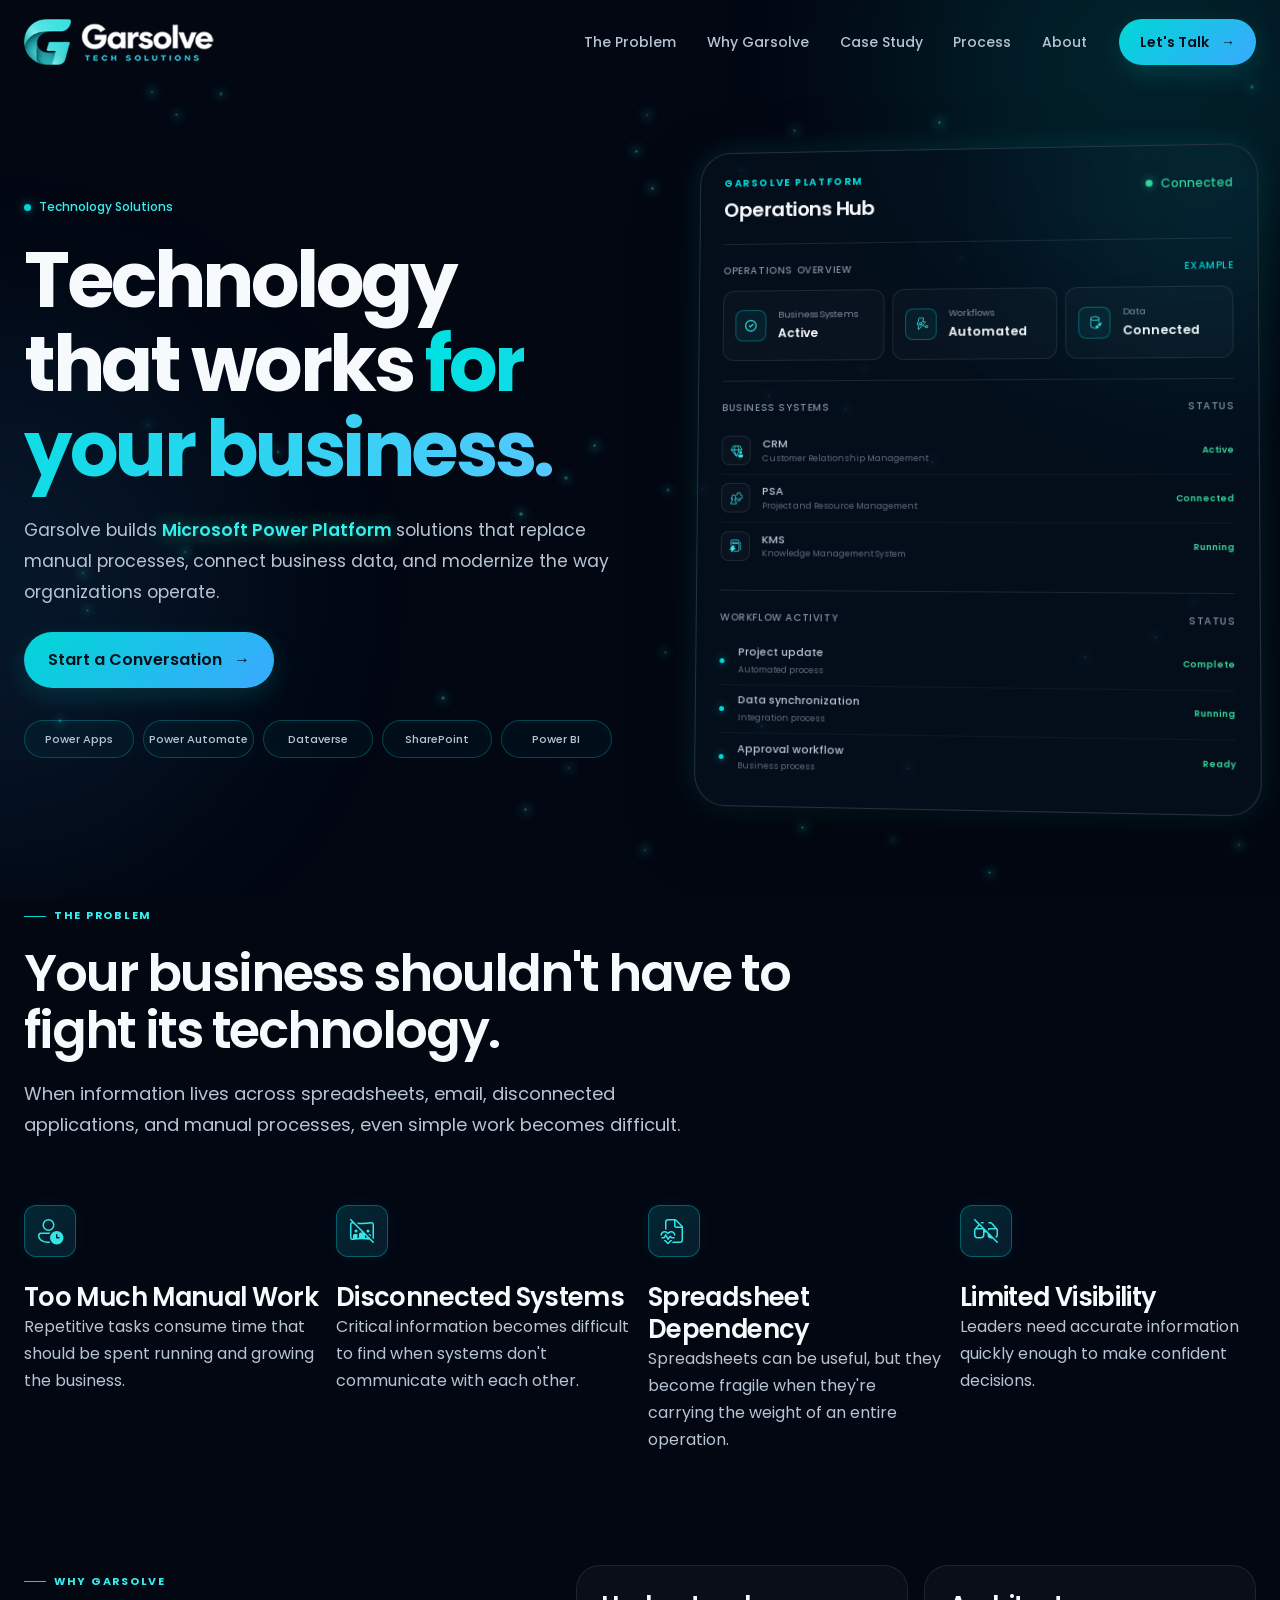
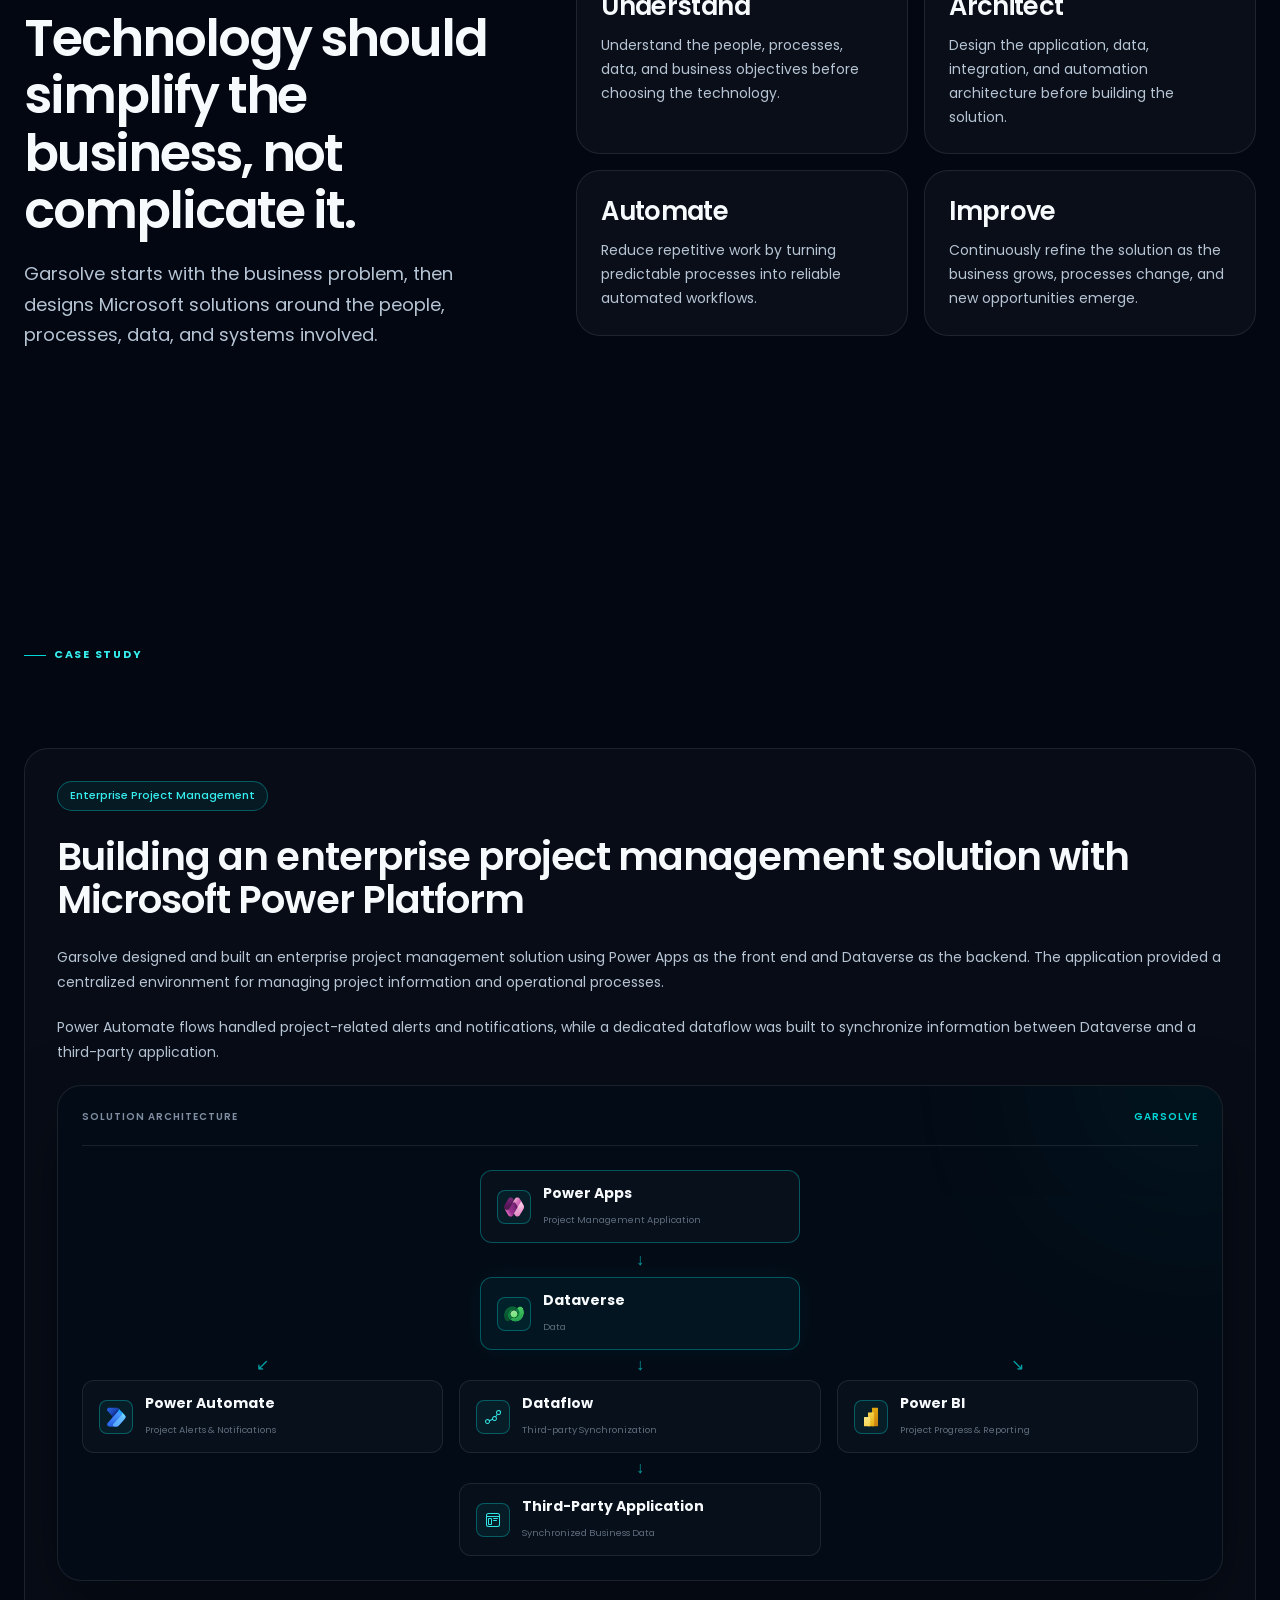
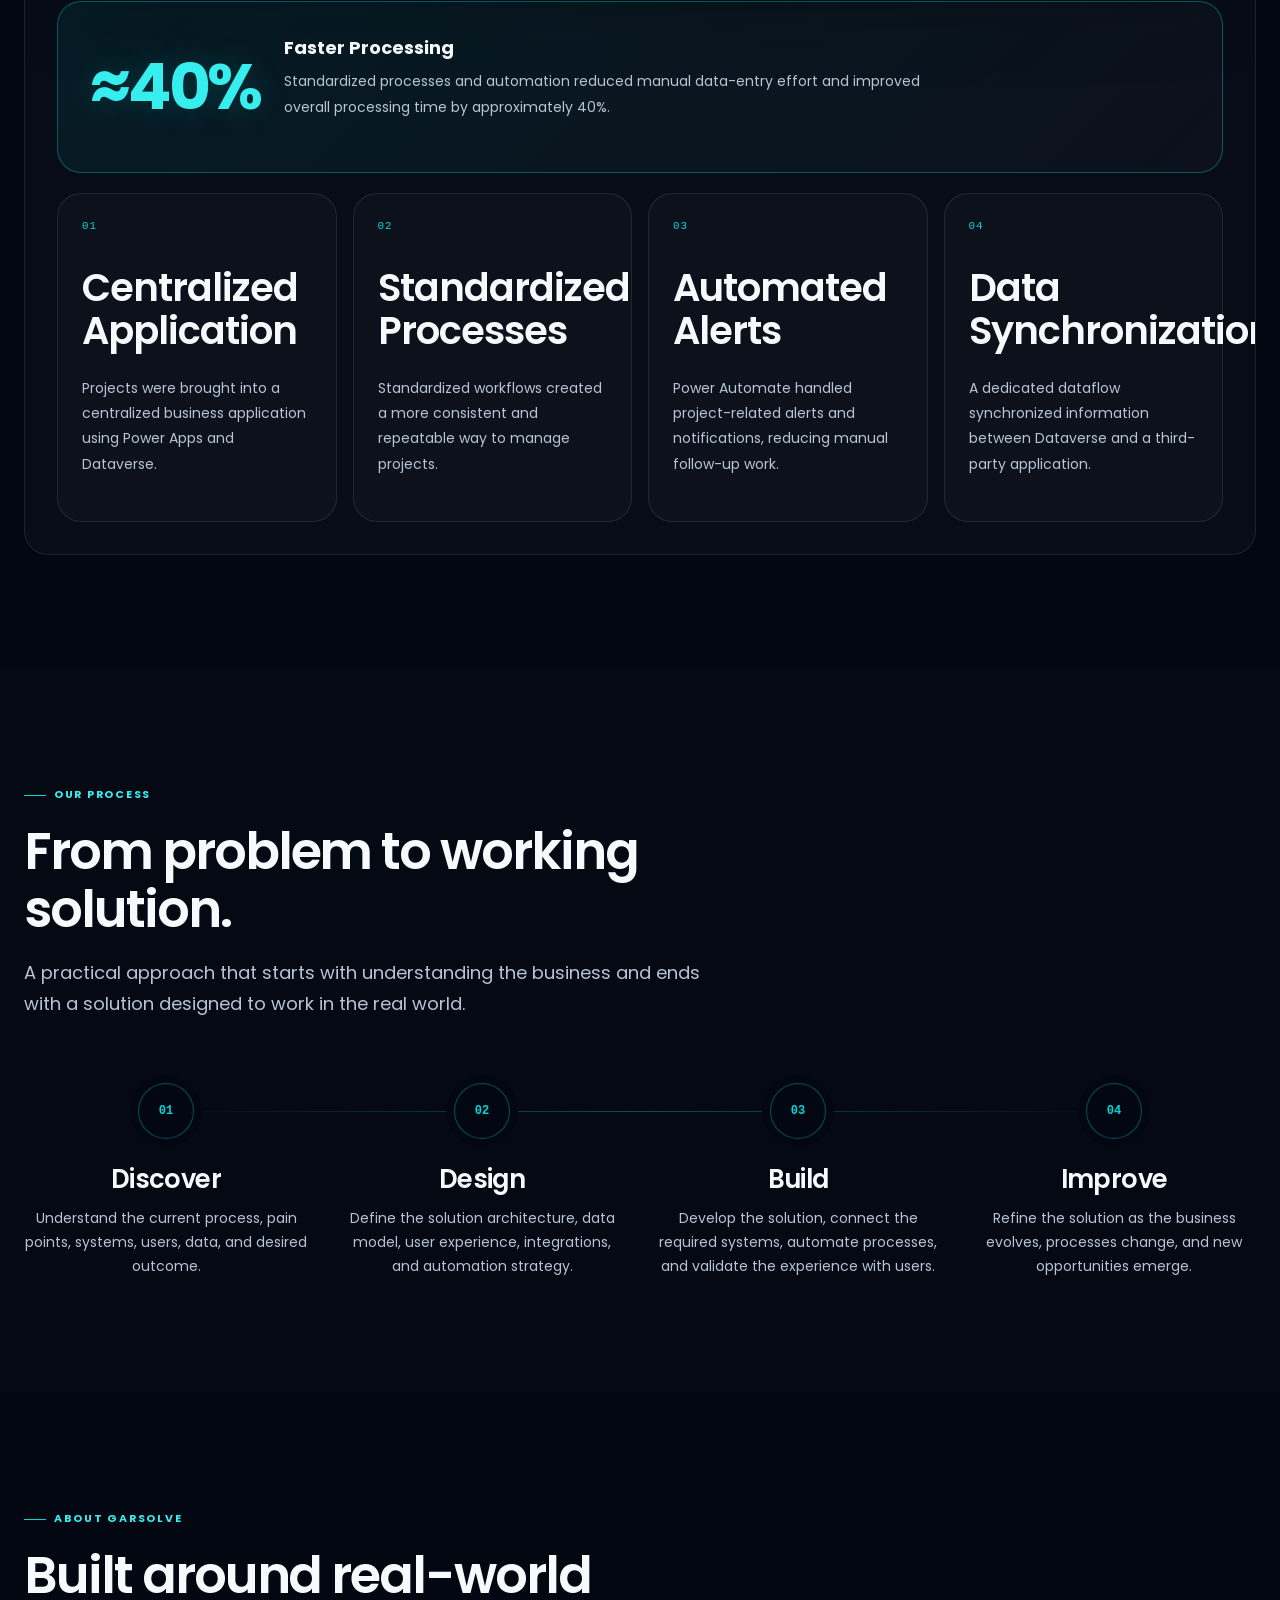
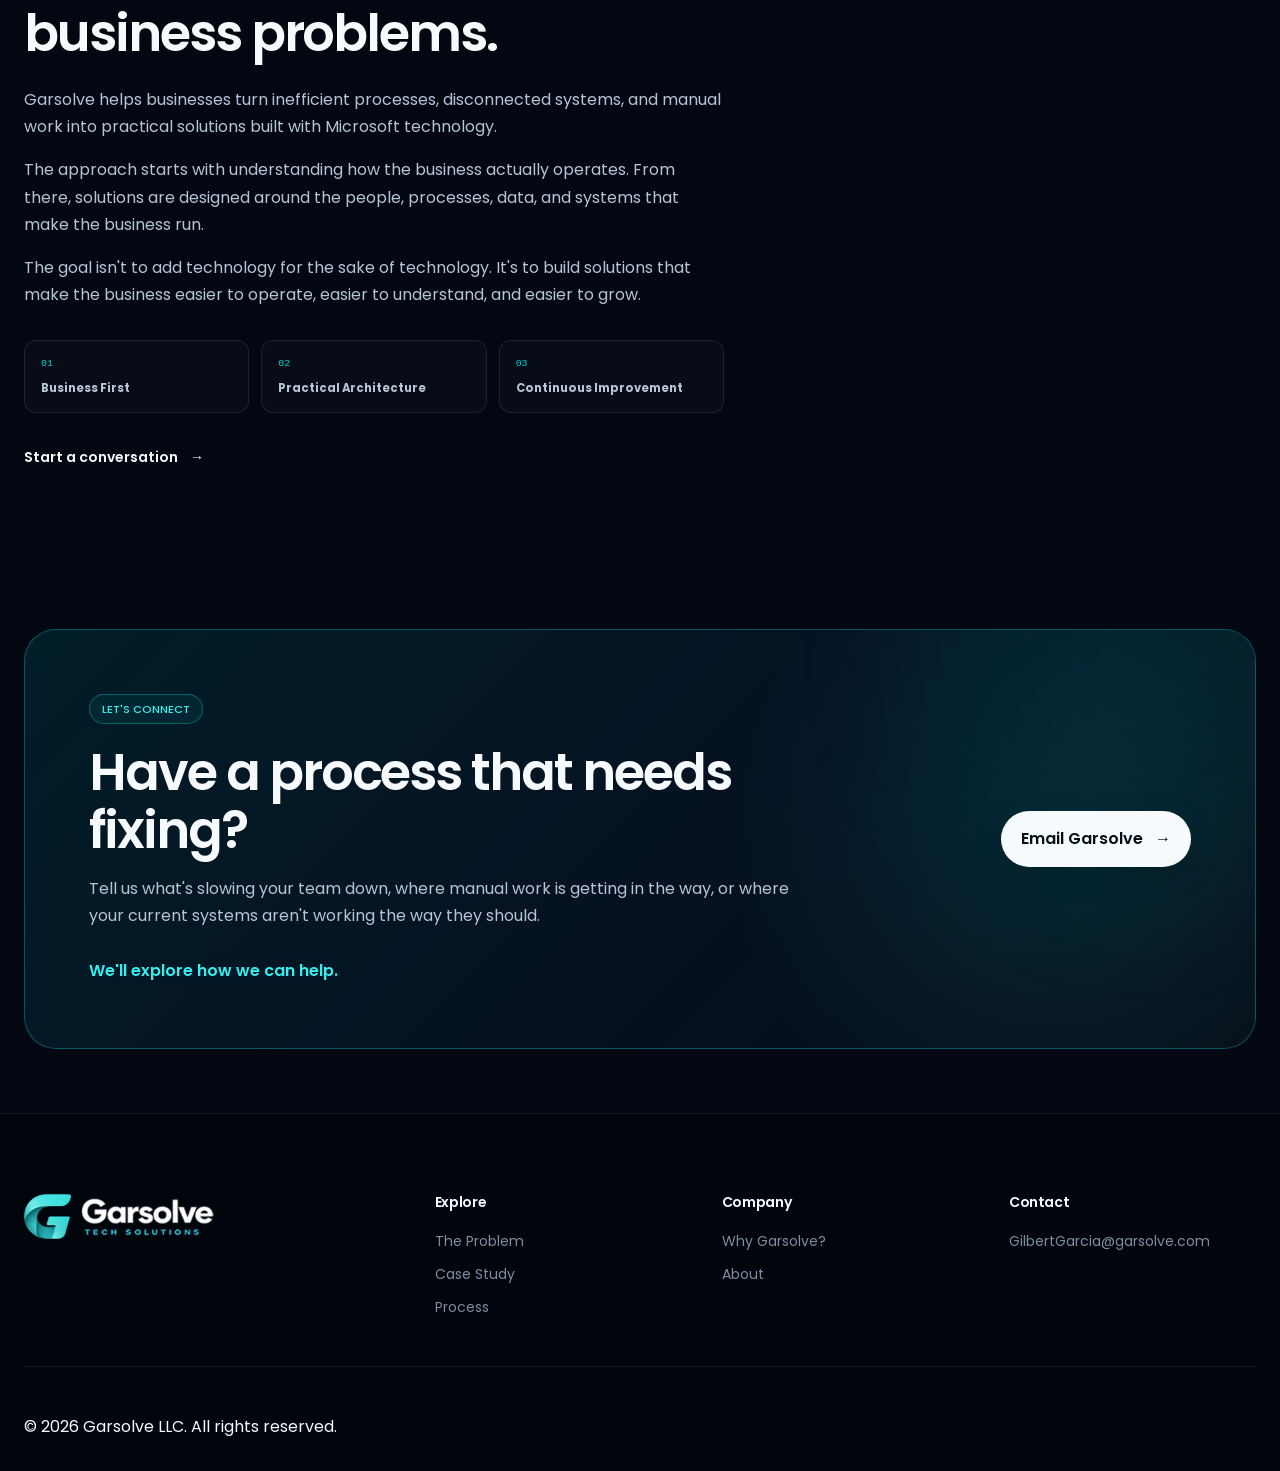
<file: Garsolve Website/index.html>
<!DOCTYPE html>
<html lang="en">

<head>

    <!-- =====================================================
         DOCUMENT
    ====================================================== -->

    <meta charset="UTF-8">

    <meta
        name="viewport"
        content="width=device-width, initial-scale=1.0"
    >

    <meta
        name="description"
        content="Garsolve provides technology solutions, Power Platform development, business automation, data integration, and custom business applications."
    >

    <meta
        name="theme-color"
        content="#050e19"
    >

    <meta
        name="robots"
        content="index, follow"
    >

    <link
        rel="canonical"
        href="https://garsolve.com/"
    >

    <script type="application/ld+json">
    {
        "@context": "https://schema.org",
        "@type": "ProfessionalService",
        "name": "Garsolve LLC",
        "url": "https://garsolve.com/",
        "email": "GilbertGarcia@garsolve.com",
        "telephone": "+1-480-886-1568",
        "areaServed": "Arizona"
    }
    </script>

    <meta
        property="og:title"
        content="Garsolve | Technology Solutions"
    >

    <meta
        property="og:description"
        content="Business applications, automation, systems integration, and technology consulting built around the way your business works."
    >

    <meta
        property="og:type"
        content="website"
    >

    <meta
        property="og:url"
        content="https://garsolve.com/"
    >

    <meta
        property="og:image"
        content="https://garsolve.com/assets/images/garsolve-social.png"
    >

    <meta
        name="twitter:card"
        content="summary"
    >

    <meta
        name="twitter:title"
        content="Garsolve | Technology Solutions"
    >

    <meta
        name="twitter:description"
        content="Business applications, automation, systems integration, and technology consulting."
    >

    <meta
        name="author"
        content="Garsolve LLC"
    >

    <meta
        name="robots"
        content="index, follow"
    >

    <title>
        Garsolve | Technology Solutions
    </title>


    <!-- =====================================================
         FAVICON
    ====================================================== -->

    <link
        rel="icon"
        type="image/svg+xml"
        href="assets/logo/garsolve-mark.svg"
    >


    <!-- =====================================================
         FONT
    ====================================================== -->

    <link
        rel="preconnect"
        href="https://fonts.googleapis.com"
    >

    <link
        rel="preconnect"
        href="https://fonts.gstatic.com"
        crossorigin
    >

    <link
        href="https://fonts.googleapis.com/css2?family=Poppins:wght@300;400;500;600;700;800&display=swap"
        rel="stylesheet"
    >


    <!-- =====================================================
         CSS
    ====================================================== -->

    <link
        rel="stylesheet"
        href="css/variables.css"
    >

    <link
        rel="stylesheet"
        href="css/reset.css"
    >

    <link
        rel="stylesheet"
        href="css/typography.css"
    >

    <link
        rel="stylesheet"
        href="css/layout.css"
    >

    <link
        rel="stylesheet"
        href="css/components.css"
    >

    <link
        rel="stylesheet"
        href="css/animations.css"
    >

    <link
        rel="stylesheet"
        href="css/responsive.css"
    >

</head>


<body>


    <!-- =====================================================
         BACKGROUND
    ====================================================== -->

    <div
        class="site-background"
        aria-hidden="true"
    >

        <div
            id="particleField"
            class="particle-field"
            aria-hidden="true"
        ></div>


        <div
            class="background-orb background-orb--one"
        ></div>


        <div
            class="background-orb background-orb--two"
        ></div>

    </div>



    <!-- =====================================================
         HEADER
    ====================================================== -->

    <header
        class="site-header"
        id="siteHeader"
    >

        <div class="container">

            <nav
                class="navigation"
                aria-label="Primary navigation"
            >


                <!-- BRAND -->

                <a
                    href="#top"
                    class="brand"
                    aria-label="Garsolve home"
                >

                    <img
                        src="assets/logo/garsolve-light.svg"
                        alt="Garsolve Technology Solutions"
                        class="brand__logo brand__logo--desktop"
                    >

                    <img
                        src="assets/logo/garsolve-mark.svg"
                        alt=""
                        aria-hidden="true"
                        class="brand__logo brand__logo--mobile"
                    >

                </a>



                <!-- NAVIGATION -->

                <div
                    class="navigation__links"
                    id="primaryNavigation"
                >
                    <a
                    href="#the-problem"
                    class="navigation__link"
                    >
                    The Problem
                    </a>

                    <a
                    href="#why-garsolve"
                    class="navigation__link"
                    >
                    Why Garsolve
                    </a>

                    <a
                        href="#case-study"
                        class="navigation__link"
                    >
                        Case Study
                    </a>

                    <a
                        href="#process"
                        class="navigation__link"
                    >
                        Process
                    </a>

                    <a
                        href="#about"
                        class="navigation__link"
                    >
                        About
                    </a>



                </div>



                <!-- DESKTOP CTA -->

                <a
                    href="#contact"
                    class="button button--primary navigation__cta"
                >

                    Let's Talk

                    <span
                        class="button__arrow"
                        aria-hidden="true"
                    >
                        →
                    </span>

                </a>



                <!-- MOBILE MENU -->

                <button
                    type="button"
                    class="navigation__toggle"
                    id="navigationToggle"
                    aria-label="Open navigation menu"
                    aria-expanded="false"
                    aria-controls="primaryNavigation"
                >

                    <span></span>
                    <span></span>
                    <span></span>

                </button>

            </nav>

        </div>

    </header>



    <!-- =====================================================
         MAIN
    ====================================================== -->

    <main id="top">


        <!-- =================================================
             HERO
        ================================================== -->

        <section
            class="hero section"
            id="hero"
        >

            <div class="container">

                <div class="hero__grid">


                    <!-- HERO CONTENT -->

                    <div class="hero__content">

                        <div class="hero__eyebrow">

                            <span
                                class="status status--primary"
                            >

                                <span
                                    class="status__dot"
                                ></span>

                                Technology Solutions

                            </span>

                        </div>


                        <h1 class="hero__title">

                            Technology that works

                            <span class="text-gradient">
                                for your business.
                            </span>

                        </h1>
                        <br>


                        <p class="hero__description">

                            Garsolve builds
                            <strong class="hero__highlight">
                                Microsoft Power Platform
                            </strong>
                            solutions that replace manual processes,
                            connect business data, and modernize the way
                            organizations operate.
                        
                        </p>
                        <br>

                        <div class="hero__actions">

                            <a
                                href="#contact"
                                class="button button--primary button--large"
                            >

                                Start a Conversation

                                <span
                                    class="button__arrow"
                                    aria-hidden="true"
                                >
                                    →
                                </span>

                            </a>


                            <!--<a
                                href="#services"
                                class="button button--ghost button--large"
                            >

                                Explore Services

                            </a>-->

                        </div>


                        <div class="hero__trust">

                            <span
                                class="hero__trust-pill"
                                data-brand="power-apps"
                            >
                                Power Apps
                            </span>
                        
                            <span
                                class="hero__trust-pill"
                                data-brand="power-automate"
                            >
                                Power Automate
                            </span>
                        
                            <span
                                class="hero__trust-pill"
                                data-brand="dataverse"
                            >
                                Dataverse
                            </span>
                        
                            <span
                                class="hero__trust-pill"
                                data-brand="sharepoint"
                            >
                                SharePoint
                            </span>
                        
                            <span
                                class="hero__trust-pill"
                                data-brand="power-bi"
                            >
                                Power BI
                            </span>
                        
                        </div>

                    </div>



                    <!-- HERO DASHBOARD -->

                    <div
                        class="hero__visual"
                        data-reveal="right"
                    >

                        <div class="dashboard-card">


                            <!-- DASHBOARD HEADER -->

                            <div
                                class="dashboard-card__header"
                            >

                                <div
                                    class="dashboard-card__identity"
                                >

                                   

                                    <div>

                                        <span
                                            class="dashboard-card__eyebrow"
                                        >
                                            GARSOLVE PLATFORM
                                        </span>

                                        <h2>
                                            Operations Hub
                                        </h2>

                                        <!--<small class="dashboard-card__note">
                                            Illustrative business platform
                                        </small>-->

                                    </div>

                                </div>


                                <div
                                    class="dashboard-status"
                                >

                                    <span
                                        class="status status--success"
                                    >

                                        <span
                                            class="status__dot"
                                        ></span>

                                        Connected

                                    </span>

                                </div>

                            </div>



                            <!-- DASHBOARD OVERVIEW -->

                            <div
                                class="dashboard-overview"
                            >

                                <div
                                    class="dashboard-overview__header"
                                >

                                    <span>
                                        Operations Overview
                                    </span>

                                    <span
                                        class="dashboard-overview__period"
                                    >
                                        Example
                                    </span>

                                </div>


                                <div
                                    class="dashboard-overview__grid"
                                >

                                    <div
                                        class="dashboard-stat"
                                    >

                                        <div
                                            class="dashboard-stat__icon"
                                        >
                                        <svg xmlns='http://www.w3.org/2000/svg' 
                                        width='12px' 
                                        height='12px' 
                                        viewBox='0 0 20 20' 
                                        fill='#34e6e6' 
                                        stroke='none' 
                                        stroke-width='0' 
                                        stroke-linecap='round' 
                                        stroke-linejoin='round'>
                                        <path d='M10 0a10 10 0 1 0 0 20 10 10 0 0 0 0-20ZM2 10a8 8 0 1 1 16 0 8 8 0 0 1-16 0Zm12.2-3.2a1 1 0 0 1 0 1.4l-4.5 4.5a1 1 0 0 1-1.4 0l-2-2a1 1 0 0 1 1.4-1.4L9 10.58l3.8-3.8a1 1 0 0 1 1.4 0Z'/>
                                        </svg>
                                        </div>

                                        <div
                                            class="dashboard-stat__content"
                                        >

                                            <span>
                                                Business Systems
                                            </span>

                                            <strong>
                                                Active
                                            </strong>

                                        </div>

                                    </div>


                                    <div
                                        class="dashboard-stat"
                                    >

                                        <div
                                            class="dashboard-stat__icon"
                                        >
                                        <svg xmlns='http://www.w3.org/2000/svg' 
                                        width='15px' 
                                        height='15px' 
                                        viewBox='0 0 20 20' 
                                        fill='#34e6e6' 
                                        stroke='none' 
                                        stroke-width='0' 
                                        stroke-linecap='round' 
                                        stroke-linejoin='round'>
                                        <path d='M6.2 2.77C6.31 2.31 6.73 2 7.2 2h5.25c.73 0 1.24.71 1.01 1.4L12.2 7h2.56c.95 0 1.4 1.14.77 1.81L14 10.38a2.5 2.5 0 0 0-.63-.79l1.44-1.46a.06.06 0 0 0 .01-.03v-.05a.08.08 0 0 0-.03-.03L14.77 8H11.5a.5.5 0 0 1-.47-.67l1.5-4.25a.06.06 0 0 0-.07-.08H7.21a.06.06 0 0 0-.06.05L4.9 10.92c0 .04.02.08.06.08h1.21a3 3 0 0 0 1 1.38l-1.14 4.54v.04l.03.03.04.01h.01l.03-.02 4.2-4.3c.34-.17.65-.4.9-.68h.18l.25.76-4.81 4.91c-.76.79-2.06.06-1.8-1L6.23 12H4.96c-.7 0-1.21-.68-1.02-1.36L6.2 2.77Zm12.52 12.25A2.01 2.01 0 0 1 17 16a2 2 0 0 1-2-2h-.78a1.5 1.5 0 0 1-1.41-1l-.01-.03-.55-1.63a.5.5 0 0 0-.47-.34h-1.05a2 2 0 1 1 .27-1h.78c.64 0 1.22.41 1.42 1.03l.55 1.63c.06.2.26.34.47.34h1.05a2 2 0 1 1 3.45 2.02ZM17 15a1 1 0 0 0 1-1v-.05a1 1 0 0 0-2 .05v.02a1 1 0 0 0 1 .98Zm-8-4a1 1 0 1 0 0-2 1 1 0 0 0 0 2Z'/>
                                        </svg>
                                        </div>

                                        <div
                                            class="dashboard-stat__content"
                                        >

                                            <span>
                                                Workflows
                                            </span>

                                            <strong>
                                                Automated
                                            </strong>

                                        </div>

                                    </div>


                                    <div
                                        class="dashboard-stat"
                                    >

                                        <div
                                            class="dashboard-stat__icon"
                                        >
                                        <svg xmlns='http://www.w3.org/2000/svg' 
                                        width='15px' 
                                        height='15px' 
                                        viewBox='0 0 20 20' 
                                        fill='#34e6e6' 
                                        stroke='none' 
                                        stroke-width='0' 
                                        stroke-linecap='round' 
                                        stroke-linejoin='round'>
                                        <path d='M4 5c0-1 .88-1.76 1.9-2.22 1.3-.54 2.7-.8 4.1-.78 1.4-.03 2.8.24 4.1.78C15.13 3.24 16 3.99 16 5v5.1a2.97 2.97 0 0 0-1 .27V6.7c-.28.2-.58.38-.9.52-1.3.54-2.7.8-4.1.78-1.4.03-2.8-.24-4.1-.78A4.92 4.92 0 0 1 5 6.7V15c0 .37.36.87 1.32 1.31A9.2 9.2 0 0 0 10 17h.02a3 3 0 0 0 .04.16l-.76.77a1.5 1.5 0 0 0-.06.06 10.18 10.18 0 0 1-3.34-.77C4.87 16.75 4 16.01 4 15V5Zm1 0c0 .37.36.87 1.32 1.31A9.2 9.2 0 0 0 10 7a9.2 9.2 0 0 0 3.68-.69C14.64 5.87 15 5.37 15 5c0-.37-.36-.88-1.32-1.31A9.2 9.2 0 0 0 10 3a9.2 9.2 0 0 0-3.68.69C5.36 4.12 5 4.63 5 5Zm14.2 5.85a.5.5 0 1 0-.7-.7l-1.2 1.18a.64.64 0 0 0-.03.05 2 2 0 0 0-2.44.3l-.6.6a.98.98 0 0 0 0 1.4l1.45 1.43a.98.98 0 0 0 1.38 0l.6-.6a2 2 0 0 0 .3-2.44.36.36 0 0 0 .06-.03l1.18-1.19Zm-5.67 3.53a.98.98 0 0 0-1.39 0l-.6.6a2 2 0 0 0-.3 2.43.42.42 0 0 0-.05.04L10 18.63a.5.5 0 0 0 .7.7l1.19-1.18a.5.5 0 0 0 .03-.05 2 2 0 0 0 2.44-.3l.6-.6a.98.98 0 0 0 0-1.39l-1.44-1.44Z'/>
                                        </svg>
                                        </div>

                                        <div
                                            class="dashboard-stat__content"
                                        >

                                            <span>
                                                Data
                                            </span>

                                            <strong>
                                                Connected
                                            </strong>

                                        </div>

                                    </div>

                                </div>

                            </div>



                            <!-- BUSINESS SYSTEMS -->

                            <div
                                class="dashboard-systems"
                            >

                                <div
                                    class="dashboard-section-heading"
                                >

                                    <span>
                                        Business Systems
                                    </span>

                                    <span>
                                        Status
                                    </span>

                                </div>


                                <div
                                    class="dashboard-system-row"
                                >

                                    <div
                                        class="dashboard-system"
                                    >

                                        <span
                                            class="dashboard-system__icon"
                                        >
                                        <svg xmlns='http://www.w3.org/2000/svg' 
                                        width='15px' 
                                        height='15px' 
                                        viewBox='0 0 20 20' 
                                        fill='#34e6e6' 
                                        stroke='none' 
                                        stroke-width='0' 
                                        stroke-linecap='round' 
                                        stroke-linejoin='round'>
                                        <path d='M5.5 3a.5.5 0 0 0-.43.24l-3 5a.5.5 0 0 0 .05.58l7.49 9a.5.5 0 0 0 .86-.13L13.84 9h3.9l.14-.18a.5.5 0 0 0 .05-.58l-3-5A.5.5 0 0 0 14.5 3h-9Zm7.27 6L10 16.12 7.23 9h5.54ZM3.38 8l2.4-4h1.98l-1.6 4H3.38Zm2.78 1 2.26 5.83L3.57 9h2.59Zm1.08-1 1.6-4h2.32l1.6 4H7.24Zm6.6 0-1.6-4h1.98l2.4 4h-2.78Zm1.66 6a2 2 0 1 0 0-4 2 2 0 0 0 0 4Zm0 5c2.5 0 3.5-1.25 3.5-2.5 0-.83-.67-1.5-1.5-1.5h-4c-.83 0-1.5.67-1.5 1.5 0 1.25 1 2.5 3.5 2.5Z'/>
                                        </svg>
                                        </span>

                                        <div>

                                            <strong>
                                                CRM
                                            </strong>

                                            <small>
                                                Customer Relationship Management
                                            </small>

                                        </div>

                                    </div>

                                    <span
                                        class="system-status system-status--active"
                                    >
                                        Active
                                    </span>

                                </div>


                                <div
                                    class="dashboard-system-row"
                                >

                                    <div
                                        class="dashboard-system"
                                    >

                                        <span
                                            class="dashboard-system__icon"
                                        >
                                        <svg xmlns='http://www.w3.org/2000/svg' 
                                        width='15px' 
                                        height='15px' 
                                        viewBox='0 0 20 20' 
                                        fill='#34e6e6' 
                                        stroke='none' 
                                        stroke-width='0' 
                                        stroke-linecap='round' 
                                        stroke-linejoin='round'>
                                        <path d='M13.5 3a2 2 0 0 0-1.96 2.4.5.5 0 0 1-.54.6 2 2 0 0 0-.92.22 4 4 0 0 0-.55-.83c.3-.17.62-.29.97-.35V5a3 3 0 1 1 6 0v.04a3 3 0 1 1-1.14 5.9l.22.9a1.75 1.75 0 0 1-1.7 2.16h-.76a1.75 1.75 0 0 1-1.7-2.16l.45-1.86a.5.5 0 1 1 .97.24l-.45 1.85c-.12.47.24.93.73.93h.76c.49 0 .84-.45.73-.93l-.45-1.85a.5.5 0 0 1 .76-.54A2 2 0 1 0 15.96 6a.5.5 0 0 1-.5-.6A2 2 0 0 0 13.5 3Zm-9 5a2 2 0 1 1 3.6 1.2.5.5 0 0 0 .4.8H9a.5.5 0 0 1 0 1H7.9a.5.5 0 0 0-.5.56 6.86 6.86 0 0 0 2.34 4.5c.17.15.26.33.26.49 0 .25-.2.45-.45.45h-6.1a.45.45 0 0 1-.45-.45c0-.16.09-.34.26-.49a6.86 6.86 0 0 0 2.34-4.5.5.5 0 0 0-.5-.56H4a.5.5 0 0 1 0-1h.5a.5.5 0 0 0 .4-.8c-.25-.33-.4-.75-.4-1.2Zm2-3a3 3 0 0 0-2.82 4.03A1.5 1.5 0 0 0 4 12h.52a5.76 5.76 0 0 1-1.9 3.3c-.35.28-.62.73-.62 1.25 0 .8.65 1.45 1.45 1.45h6.1c.8 0 1.45-.65 1.45-1.45 0-.52-.27-.97-.62-1.26A5.76 5.76 0 0 1 8.48 12H9a1.5 1.5 0 0 0 .32-2.97A3 3 0 0 0 6.5 5Z'/>
                                        </svg>
                                        </span>

                                        <div>

                                            <strong>
                                                PSA
                                            </strong>

                                            <small>
                                                Project and Resource Management
                                            </small>

                                        </div>

                                    </div>

                                    <span
                                        class="system-status system-status--active"
                                    >
                                        Connected
                                    </span>

                                </div>


                                <div
                                    class="dashboard-system-row"
                                >

                                    <div
                                        class="dashboard-system"
                                    >

                                        <span
                                            class="dashboard-system__icon"
                                        >
                                        <svg xmlns='http://www.w3.org/2000/svg' 
                                        width='15px' 
                                        height='15px' 
                                        viewBox='0 0 20 20' 
                                        fill='#34e6e6' 
                                        stroke='none' 
                                        stroke-width='0' stroke-linecap='round' stroke-linejoin='round'><path d='M5.5 5a.5.5 0 0 0-.5.5v2c0 .28.22.5.5.5h7a.5.5 0 0 0 .5-.5v-2a.5.5 0 0 0-.5-.5h-7ZM6 7V6h6v1H6ZM3 4c0-1.1.9-2 2-2h8a2 2 0 0 1 2 2v12a2 2 0 0 1-2 2H6.86l1.07-1H13a1 1 0 0 0 1-1V4a1 1 0 0 0-1-1H5a1 1 0 0 0-1 1v5.12a1.5 1.5 0 0 0-.8.8l-.2.48V4Zm13 2h.5c.28 0 .5.22.5.5V8a.5.5 0 0 1-.5.5H16V6Zm.5 3.5H16V12h.5a.5.5 0 0 0 .5-.5V10a.5.5 0 0 0-.5-.5ZM16 13h.5c.28 0 .5.22.5.5V15a.5.5 0 0 1-.5.5H16V13ZM2.5 16h1.75l-.59 2.36c-.12.48.46.83.83.49l4.87-4.55a.75.75 0 0 0-.51-1.3h-1.1l.78-2.34a.5.5 0 0 0-.47-.66H4.59a.5.5 0 0 0-.47.3l-2.08 5c-.14.34.1.7.46.7Z'/>
                                        </svg>
                                        </span>

                                        <div>

                                            <strong>
                                                KMS
                                            </strong>

                                            <small>
                                                Knowledge Management System
                                            </small>

                                        </div>

                                    </div>

                                    <span
                                        class="system-status system-status--active"
                                    >
                                        Running
                                    </span>

                                </div>

                            </div>



                            <!-- WORKFLOW -->

                            <div
                                class="dashboard-workflow"
                            >

                                <div
                                    class="dashboard-section-heading"
                                >

                                    <span>
                                        Workflow Activity
                                    </span>

                                    <span>
                                        Status
                                    </span>

                                </div>


                                <div
                                    class="workflow-item"
                                >

                                    <div
                                        class="workflow-item__marker"
                                    ></div>

                                    <div
                                        class="workflow-item__content"
                                    >

                                        <strong>
                                            Project update
                                        </strong>

                                        <span>
                                            Automated process
                                        </span>

                                    </div>

                                    <span
                                        class="workflow-item__status"
                                    >
                                        Complete
                                    </span>

                                </div>


                                <div
                                    class="workflow-item"
                                >

                                    <div
                                        class="workflow-item__marker"
                                    ></div>

                                    <div
                                        class="workflow-item__content"
                                    >

                                        <strong>
                                            Data synchronization
                                        </strong>

                                        <span>
                                            Integration process
                                        </span>

                                    </div>

                                    <span
                                        class="workflow-item__status"
                                    >
                                        Running
                                    </span>

                                </div>


                                <div
                                    class="workflow-item"
                                >

                                    <div
                                        class="workflow-item__marker"
                                    ></div>

                                    <div
                                        class="workflow-item__content"
                                    >

                                        <strong>
                                            Approval workflow
                                        </strong>

                                        <span>
                                            Business process
                                        </span>

                                    </div>

                                    <span
                                        class="workflow-item__status"
                                    >
                                        Ready
                                    </span>

                                </div>

                            </div>


                            <div
                                class="dashboard-card__glow"
                                aria-hidden="true"
                            ></div>

                        </div>

                    </div>

                </div>

            </div>

        </section>



        <!-- =================================================
             The Problem
        ================================================== -->

        <section
            class="Problem"
            id="the-problem"
        >

            <div class="container">


                <div
                    class="section-heading"
                    data-reveal
                >

                    <span
                        class="section-heading__eyebrow"
                    >
                        THE PROBLEM
                    </span>


                    <h2>

                        Your business shouldn't
                        have to fight its technology.

                    </h2>


                    <p>

                        When information lives across spreadsheets,
                        email, disconnected applications, and manual
                        processes, even simple work becomes difficult.

                    </p>

                </div>


                <div
                    class="challenge-grid reveal-stagger"
                >

                    <article
                        class="challenge-card"
                    >

                        <div class="icon-box">
                        <svg xmlns='http://www.w3.org/2000/svg' 
                            width='30px' 
                            height='30px' 
                            viewBox='0 0 20 20' 
                            fill='#34e6e6' 
                            stroke='none' 
                            stroke-width='0' 
                            stroke-linecap='round' 
                            stroke-linejoin='round'>
                            <path d='M5 6a4 4 0 1 1 8 0 4 4 0 0 1-8 0Zm4-3a3 3 0 1 0 0 6 3 3 0 0 0 0-6ZM2 13a2 2 0 0 1 2-2h6.26c-.26.3-.48.64-.66 1H4a1 1 0 0 0-1 1c0 1.3.62 2.28 1.67 2.95A8.16 8.16 0 0 0 9 17l.6-.01c.17.34.37.66.61.95-.4.04-.8.06-1.21.06a9.14 9.14 0 0 1-4.87-1.2A4.35 4.35 0 0 1 2 13Zm17 1.5a4.5 4.5 0 1 1-9 0 4.5 4.5 0 0 1 9 0ZM14.5 12a.5.5 0 0 0-.5.5v2c0 .28.22.5.5.5H16a.5.5 0 0 0 0-1h-1v-1.5a.5.5 0 0 0-.5-.5Z'/>
                        </svg>
                        </div>

                        <h3>
                            Too Much Manual Work
                        </h3>

                        <p>
                            Repetitive tasks consume time that
                            should be spent running and growing
                            the business.
                        </p>

                    </article>


                    <article
                        class="challenge-card"
                    >

                        <div class="icon-box">
                        <svg xmlns='http://www.w3.org/2000/svg' 
                            width='30px' 
                            height='30px' 
                            viewBox='0 0 20 20' 
                            fill='#34e6e6' 
                            stroke='none' 
                            stroke-width='0' 
                            stroke-linecap='round' 
                            stroke-linejoin='round'>
                            <path d='M6 11a1 1 0 1 0 0-2 1 1 0 0 0 0 2ZM2.85 2.15a.5.5 0 1 0-.7.7l1.18 1.19A1.7 1.7 0 0 0 2 5.7v8.6a1.7 1.7 0 0 0 1.97 1.68c3.7-.6 7.46-.64 11.17-.13l2 2a.5.5 0 0 0 .71-.7l-1.18-1.19-6.12-6.12-1.39-1.39L6.01 5.3 4.86 4.15l-2-2ZM13 13.7v.9l-1-.06V12.7l1 1ZM10.3 11H9a1 1 0 0 0-1 1v2.55l-1 .06V12H5a1 1 0 0 0-1 1v1.96l-.19.03A.7.7 0 0 1 3 14.3V5.7a.7.7 0 0 1 .81-.7l.58.1 5.9 5.9Zm3.82 1L16 13.88V13a1 1 0 0 0-1-1h-.88Zm2.73 2.73.71.71c.27-.3.44-.7.44-1.14V5.7a1.7 1.7 0 0 0-1.97-1.68c-3.17.51-6.38.62-9.57.32l1.09 1.09c2.88.18 5.78.04 8.64-.42a.7.7 0 0 1 .81.69v8.6a.7.7 0 0 1-.15.43ZM14 11a1 1 0 1 0 0-2 1 1 0 0 0 0 2Z'/>
                        </svg>
                        </div>

                        <h3>
                            Disconnected Systems
                        </h3>

                        <p>
                            Critical information becomes difficult
                            to find when systems don't communicate
                            with each other.
                        </p>

                    </article>


                    <article
                        class="challenge-card"
                    >

                        <div class="icon-box">
                            <svg xmlns='http://www.w3.org/2000/svg' 
                            width='30px' 
                            height='30px' 
                            viewBox='0 0 20 20' 
                            fill='#34e6e6' 
                            stroke='none' 
                            stroke-width='0' 
                            stroke-linecap='round' s
                            troke-linejoin='round'>
                            <path d='M6 2a2 2 0 0 0-2 2v5c.34.02.67.07 1 .17V4a1 1 0 0 1 1-1h4v3.5c0 .83.67 1.5 1.5 1.5H15v8a1 1 0 0 1-1 1H9.45l-1 1H14a2 2 0 0 0 2-2V7.41c0-.4-.16-.78-.44-1.06l-3.91-3.91A1.5 1.5 0 0 0 10.59 2H6Zm8.8 5h-3.3a.5.5 0 0 1-.5-.5V3.2L14.8 7Zm-9.64 4.54A1.85 1.85 0 0 0 2 13H1a2.84 2.84 0 0 1 4.86-2.17l.13.14.14-.14A2.85 2.85 0 0 1 11 13h-1a1.85 1.85 0 0 0-3.15-1.46l-.5.5a.5.5 0 0 1-.7 0l-.5-.5ZM2.96 16h1.42L6 17.62 7.62 16h1.42l-2.68 2.68a.5.5 0 0 1-.71 0L2.97 16Zm1.54-4c.2 0 .36.1.45.28l1.14 2.27L7.1 13.2a.5.5 0 0 1 .76-.05l.85.85H10a.5.5 0 0 1 0 1H8.5a.5.5 0 0 1-.35-.15l-.6-.59L6.4 15.8a.5.5 0 0 1-.84-.08l-1.06-2.1-.55 1.1a.5.5 0 0 1-.45.28H2a.5.5 0 0 1 0-1h1.2l.86-1.72A.5.5 0 0 1 4.5 12Z'/>
                            </svg>
                        </div>

                        <h3>
                            Spreadsheet Dependency
                        </h3>

                        <p>
                            Spreadsheets can be useful, but they
                            become fragile when they're carrying
                            the weight of an entire operation.
                        </p>

                    </article>


                    <article
                        class="challenge-card"
                    >

                        <div class="icon-box">
                            
                            <svg xmlns='http://www.w3.org/2000/svg' 
                            width='30px' 
                            height='30px' 
                            viewBox='0 0 20 20' 
                            fill='#34e6e6' 
                            stroke='none' 
                            stroke-width='0' 
                            stroke-linecap='round' 
                            stroke-linejoin='round'>
                            <path d='M2.85 2.15a.5.5 0 1 0-.7.7L4.89 5.6 2.36 8.52c-.22.27-.36.6-.36.98v3A2.5 2.5 0 0 0 4.5 15h2A2.5 2.5 0 0 0 9 12.5V11h1.3l.7.7v.8a2.5 2.5 0 0 0 2.5 2.5h.8l2.85 2.85a.5.5 0 0 0 .7-.7l-15-15ZM7.3 8H4.14L5.6 6.3 7.3 8ZM8 9.5v3c0 .83-.67 1.5-1.5 1.5h-2A1.5 1.5 0 0 1 3 12.5v-3c0-.28.22-.5.5-.5h4c.28 0 .5.22.5.5Zm4 .38-.9-.9A1.5 1.5 0 0 1 12.5 8h3.36l-2.29-2.65a1 1 0 0 0-.76-.35H12a.5.5 0 0 1 0-1h.81a2 2 0 0 1 1.52.7l3.2 3.71c.29.28.47.66.47 1.09v3c0 .92-.5 1.72-1.23 2.15l-.74-.75c.57-.2.97-.76.97-1.4v-3a.5.5 0 0 0-.12-.33l-.06-.06A.5.5 0 0 0 16.5 9h-4a.5.5 0 0 0-.5.5v.38ZM7.12 5l-.8-.8a2 2 0 0 1 .87-.2H8a.5.5 0 0 1 0 1h-.81a1 1 0 0 0-.07 0Z'/>
                            </svg>
                        </div>

                        <h3>
                            Limited Visibility
                        </h3>

                        <p>
                            Leaders need accurate information
                            quickly enough to make confident
                            decisions.
                        </p>

                    </article>

                </div>

            </div>

        </section>



 
        <section
        class="section why-garsolve"
        id="why-garsolve"
    >
    
        <div class="container">
    
            <div class="why-garsolve__grid">
    
                <div
                    class="section-heading"
                    data-reveal="left"
                >
    
                    <span class="section-heading__eyebrow">
                        WHY GARSOLVE
                    </span>
    
                    <h2>
                        Technology should simplify
                        the business, not complicate it.
                    </h2>
    
                    <p>
                        Garsolve starts with the business problem,
                        then designs Microsoft solutions around the
                        people, processes, data, and systems involved.
                    </p>
    
                </div>
    
    
                <div
                    class="principles-grid reveal-stagger"
                >
    
                    <article class="principle-card">
    
                        <h3>
                            Understand
                        </h3>
    
                        <p>
                            Understand the people, processes, data,
                            and business objectives before choosing
                            the technology.
                        </p>
    
                    </article>
    
    
                    <article class="principle-card">
    
                        <h3>
                            Architect
                        </h3>
    
                        <p>
                            Design the application, data, integration,
                            and automation architecture before
                            building the solution.
                        </p>
    
                    </article>
    
    
                    <article class="principle-card">
    
                        <h3>
                            Automate
                        </h3>
    
                        <p>
                            Reduce repetitive work by turning
                            predictable processes into reliable
                            automated workflows.
                        </p>
    
                    </article>
    
    
                    <article class="principle-card">
    
                        <h3>
                            Improve
                        </h3>
    
                        <p>
                            Continuously refine the solution as the
                            business grows, processes change, and
                            new opportunities emerge.
                        </p>
    
                    </article>
    
                </div>
    
            </div>
    
        </div>
    
    </section>


<!-- =================================================
     CASE STUDY
================================================== -->

<section
    class="section case-study"
    id="case-study"
>

    <div class="container">


        <!-- =================================================
             SECTION INTRO
        ================================================== -->

        <div
            class="section-heading"
            data-reveal
        >

            <span
                class="section-heading__eyebrow"
            >
                CASE STUDY
            </span>


            <!--<h2>
                From manual project management
                to an enterprise business application.
            </h2>


            <p>
                Garsolve built an enterprise project management
                solution using Microsoft Power Platform,
                centralizing project operations while reducing
                manual work through standardized processes
                and automation.
            </p>-->

        </div>



        <!-- =================================================
             CASE STUDY FEATURE
        ================================================== -->

        <div
            class="case-study-feature"
            data-reveal="scale"
        >


            <!-- =================================================
                 CASE STUDY CONTENT
            ================================================== -->

            <div
                class="case-study-feature__content"
            >

                <span
                    class="badge badge--primary"
                >
                    Enterprise Project Management
                </span>


                <h3>
                    Building an enterprise
                    project management solution
                    with Microsoft Power Platform
                </h3>


                <p>
                    Garsolve designed and built an enterprise
                    project management solution using Power Apps
                    as the front end and Dataverse as the backend.
                    The application provided a centralized
                    environment for managing project information
                    and operational processes.
                </p>


                <p>
                    Power Automate flows handled project-related
                    alerts and notifications, while a dedicated
                    dataflow was built to synchronize information
                    between Dataverse and a third-party application.
                </p>






<!-- =================================================
     ARCHITECTURE
================================================== -->

<div
    class="case-study-architecture"
    data-reveal="right"
>

    <div
        class="architecture-header"
    >

        <span>
            SOLUTION ARCHITECTURE
        </span>

        <span>
            GARSOLVE
        </span>

    </div>


    <div
        class="architecture-flow"
    >


        <!-- =================================================
             POWER APPS
        ================================================== -->

        <div
            class="
                architecture-node
                architecture-node--primary
            "
        >

            <div
                class="architecture-node__icon"
            >
            <svg width="20" height="20" viewBox="0 0 96 96" fill="none" xmlns="http://www.w3.org/2000/svg">
                <g clip-path="url(#clip0_4303_1230)">
                <g clip-path="url(#clip1_4303_1230)">
                <path d="M44.1553 9.77196L62.9254 42.6196C64.8305 45.9536 64.8305 50.0464 62.9254 53.3804L44.1553 86.228C38.7808 95.6334 25.219 95.6335 19.8445 86.228L2.2525 55.4421C-0.382637 50.8306 -0.382645 45.1694 2.25249 40.5579L19.8445 9.77196C25.219 0.366551 38.7808 0.366549 44.1553 9.77196Z" fill="url(#paint0_linear_4303_1230)"/>
                <path d="M44.1553 9.77196L62.9254 42.6196C64.8305 45.9536 64.8305 50.0464 62.9254 53.3804L44.1553 86.228C38.7808 95.6334 25.219 95.6335 19.8445 86.228L2.2525 55.4421C-0.382637 50.8306 -0.382645 45.1694 2.25249 40.5579L19.8445 9.77196C25.219 0.366551 38.7808 0.366549 44.1553 9.77196Z" fill="url(#paint1_radial_4303_1230)"/>
                <path d="M65.9999 48L44.1553 86.228C38.7808 95.6334 25.219 95.6334 19.8445 86.228L1.99988 55C7.30568 64.2852 20.6941 64.2852 25.9999 55L47.9999 16.5L65.9999 48Z" fill="url(#paint2_linear_4303_1230)"/>
                <path d="M65.9999 48L44.1553 86.228C38.7808 95.6334 25.219 95.6334 19.8445 86.228L1.99988 55C7.30568 64.2852 20.6941 64.2852 25.9999 55L47.9999 16.5L65.9999 48Z" fill="url(#paint3_linear_4303_1230)"/>
                <path d="M54.9458 28.6554L81.9999 76L93.3881 56.0705C96.2458 51.0696 96.2458 44.9304 93.3881 39.9295L76.1553 9.77196C70.7808 0.366554 57.219 0.366554 51.8445 9.77197L41.0539 28.6554C44.1251 23.2809 51.8747 23.2809 54.9458 28.6554Z" fill="url(#paint4_linear_4303_1230)"/>
                <path d="M54.9458 28.6554L81.9999 76L93.3881 56.0705C96.2458 51.0696 96.2458 44.9304 93.3881 39.9295L76.1553 9.77196C70.7808 0.366554 57.219 0.366554 51.8445 9.77197L41.0539 28.6554C44.1251 23.2809 51.8747 23.2809 54.9458 28.6554Z" fill="url(#paint5_linear_4303_1230)"/>
                <path d="M79.7318 23.9691L47.9999 79.5L51.8445 86.228C57.219 95.6334 70.7808 95.6335 76.1553 86.228L94.0308 54.9459C96.4902 50.6419 96.4902 45.3581 94.0308 41.0541L79.7318 16.0309C81.1372 18.4903 81.1372 21.5096 79.7318 23.9691Z" fill="url(#paint6_linear_4303_1230)"/>
                <path d="M51.8445 86.228L47.9999 79.5L65.9999 48L81.9999 76L76.1553 86.228C70.7808 95.6334 57.219 95.6334 51.8445 86.228Z" fill="url(#paint7_linear_4303_1230)"/>
                </g>
                </g>
                <defs>
                <linearGradient id="paint0_linear_4303_1230" x1="15.9999" y1="60.5" x2="27.9994" y2="5.00001" gradientUnits="userSpaceOnUse">
                <stop stop-color="#520B56"/>
                <stop offset="1" stop-color="#742774"/>
                </linearGradient>
                <radialGradient id="paint1_radial_4303_1230" cx="0" cy="0" r="1" gradientUnits="userSpaceOnUse" gradientTransform="translate(31.4999 8.00002) rotate(123.811) scale(65.5935 20.3157)">
                <stop offset="0.512391" stop-color="#4C1E4C" stop-opacity="0"/>
                <stop offset="1" stop-color="#4C1E4C"/>
                </radialGradient>
                <linearGradient id="paint2_linear_4303_1230" x1="11.9999" y1="71" x2="59.4999" y2="41.5" gradientUnits="userSpaceOnUse">
                <stop stop-color="#D467B9"/>
                <stop offset="0.308079" stop-color="#982F90"/>
                <stop offset="1" stop-color="#742774"/>
                </linearGradient>
                <linearGradient id="paint3_linear_4303_1230" x1="43.9999" y1="53.4998" x2="67.5" y2="50.9998" gradientUnits="userSpaceOnUse">
                <stop stop-color="#742774" stop-opacity="0"/>
                <stop offset="1" stop-color="#520B56"/>
                </linearGradient>
                <linearGradient id="paint4_linear_4303_1230" x1="42.9999" y1="29" x2="82.4999" y2="56" gradientUnits="userSpaceOnUse">
                <stop stop-color="#E9A1CB"/>
                <stop offset="0.40829" stop-color="#D467B9"/>
                <stop offset="1" stop-color="#BB35A4"/>
                </linearGradient>
                <linearGradient id="paint5_linear_4303_1230" x1="67.4999" y1="23.5" x2="80.9999" y2="26.5" gradientUnits="userSpaceOnUse">
                <stop stop-color="#E48CC7" stop-opacity="0"/>
                <stop offset="1" stop-color="#BB35A4"/>
                </linearGradient>
                <linearGradient id="paint6_linear_4303_1230" x1="89.2565" y1="77.1621" x2="76.4515" y2="41.3836" gradientUnits="userSpaceOnUse">
                <stop stop-color="#E48CC7"/>
                <stop offset="1" stop-color="#F7C4E2"/>
                </linearGradient>
                <linearGradient id="paint7_linear_4303_1230" x1="75.1999" y1="77.5801" x2="54.869" y2="32.0777" gradientUnits="userSpaceOnUse">
                <stop stop-color="#E48CC7" stop-opacity="0"/>
                <stop offset="0.67724" stop-color="#D467B9" stop-opacity="0.5"/>
                <stop offset="1" stop-color="#BB35A4"/>
                </linearGradient>
                <clipPath id="clip0_4303_1230">
                <rect width="96" height="96" fill="white"/>
                </clipPath>
                <clipPath id="clip1_4303_1230">
                <rect width="96" height="96" fill="white"/>
                </clipPath>
                </defs>
                </svg>
                
            </div>


            <div>

                <strong>
                    Power Apps
                </strong>

                <small>
                    Project Management Application
                </small>

            </div>

        </div>



        <!-- CONNECTOR -->

        <div
            class="architecture-connector"
        >
            ↓
        </div>



        <!-- =================================================
             DATAVERSE
        ================================================== -->

        <div
            class="
                architecture-node
                architecture-node--center
            "
        >

            <div
                class="architecture-node__icon"
            >
            <?xml version="1.0" encoding="UTF-8" standalone="no"?>
            <svg
               xmlns:dc="http://purl.org/dc/elements/1.1/"
               xmlns:cc="http://creativecommons.org/ns#"
               xmlns:rdf="http://www.w3.org/1999/02/22-rdf-syntax-ns#"
               xmlns:svg="http://www.w3.org/2000/svg"
               xmlns="http://www.w3.org/2000/svg"
               width="20"
               height="20"
               viewBox="0 0 339.85666 260.81647"
               fill="none"
               version="1.1"
               id="svg5758">
              <metadata
                 id="metadata5762">
                <rdf:RDF>
                  <cc:Work
                     rdf:about="">
                    <dc:format>image/svg+xml</dc:format>
                    <dc:type
                       rdf:resource="http://purl.org/dc/dcmitype/StillImage" />
                    <dc:title></dc:title>
                  </cc:Work>
                </rdf:RDF>
              </metadata>
              <g
                 clip-path="url(#clip0)"
                 id="g5699"
                 transform="translate(0,-39.600035)">
                <g
                   clip-path="url(#clip1)"
                   id="g5697">
                  <mask
                     id="mask0"
                     mask-type="alpha"
                     maskUnits="userSpaceOnUse"
                     x="-1"
                     y="39"
                     width="341"
                     height="262">
                    <path
                       d="m 325.674,76.3034 -0.011,-6e-4 C 321.127,65.7663 313.279,56.5485 302.581,50.3718 276.186,35.133 242.436,44.1753 227.196,70.5681 l -0.015,-9e-4 c -1.366,-1.2188 -2.772,-2.413 -4.215,-3.5856 C 176.198,28.9886 103.074,28.8184 49.1496,77.2917 0.710451,120.834 -14.4436,197.552 14.0297,264.032 l 0.0176,0.001 c 4.5566,10.402 12.353,19.494 22.9415,25.608 26.386,15.233 60.1228,6.202 75.3702,-20.171 l 0.015,10e-4 0.014,-0.024 c 1.365,1.219 2.77,2.415 4.213,3.588 46.768,37.993 119.892,38.163 173.816,-10.31 48.362,-43.473 63.545,-120.015 35.257,-186.4216 z"
                       fill="#c4c4c4"
                       id="path5680" />
                  </mask>
                  <g
                     mask="url(#mask0)"
                     id="g5695">
                    <path
                       fill-rule="evenodd"
                       clip-rule="evenodd"
                       d="m 139.902,221.798 c 46.136,26.636 87.59,16.36 111.032,-24.242 C 274.376,156.953 265.562,101.588 222.968,66.9854 176.2,28.9924 103.076,28.8221 49.1514,77.2954 0.712304,120.838 -14.4417,197.556 14.0315,264.036 l 0.0148,10e-4 c 4.5567,10.401 12.353,19.494 22.9416,25.607 26.386,15.234 60.1228,6.203 75.3701,-20.17 h 0.018 z"
                       fill="url(#paint0_linear)"
                       id="path5683"
                       style="fill:url(#paint0_linear)" />
                    <path
                       fill-rule="evenodd"
                       clip-rule="evenodd"
                       d="m 325.662,76.3028 0.013,8e-4 C 353.964,142.71 338.781,219.252 290.419,262.725 236.494,311.198 163.371,311.028 116.603,273.035 74.0085,238.432 65.195,183.067 88.6369,142.465 112.079,101.862 153.532,91.5865 199.668,118.223 l 27.514,-47.6556 0.015,8e-4 c 15.241,-26.3915 48.99,-35.433 75.384,-20.1945 10.697,6.1763 18.545,15.3934 23.081,25.9291 z"
                       fill="url(#paint1_linear)"
                       id="path5685"
                       style="fill:url(#paint1_linear)" />
                    <path
                       fill-rule="evenodd"
                       clip-rule="evenodd"
                       d="m 199.669,118.226 c -46.136,-26.6369 -87.59,-16.361 -111.0318,24.241 -22.648,39.228 -15.1884,92.235 23.7548,126.985 l 27.512,-47.653 c 46.136,26.637 87.59,16.361 111.031,-24.241 22.648,-39.228 15.189,-92.235 -23.754,-126.985 z"
                       fill="#088142"
                       id="path5687" />
                    <rect
                       opacity="0.25"
                       x="216.834"
                       y="32.268902"
                       width="28.121901"
                       height="345.12201"
                       transform="rotate(30,216.834,32.2689)"
                       fill="url(#paint2_linear)"
                       id="rect5689"
                       style="fill:url(#paint2_linear)" />
                    <g
                       filter="url(#filter0_dd)"
                       id="g5693">
                      <path
                         d="m 221.587,199.911 c -16.512,28.599 -53.082,38.398 -81.681,21.886 -28.6,-16.512 -38.399,-53.082 -21.887,-81.682 16.512,-28.599 53.082,-38.398 81.682,-21.886 28.599,16.512 38.398,53.082 21.886,81.682 z"
                         fill="url(#paint3_linear)"
                         id="path5691"
                         style="fill:url(#paint3_linear)" />
                    </g>
                  </g>
                </g>
              </g>
              <defs
                 id="defs5756">
                <filter
                   id="filter0_dd"
                   x="105.998"
                   y="107.208"
                   width="127.611"
                   height="127.611"
                   filterUnits="userSpaceOnUse"
                   color-interpolation-filters="sRGB">
                  <feFlood
                     flood-opacity="0"
                     result="BackgroundImageFix"
                     id="feFlood5701" />
                  <feColorMatrix
                     in="SourceAlpha"
                     type="matrix"
                     values="0 0 0 0 0 0 0 0 0 0 0 0 0 0 0 0 0 0 127 0"
                     id="feColorMatrix5703" />
                  <feOffset
                     dy="0.19"
                     id="feOffset5705" />
                  <feGaussianBlur
                     stdDeviation="0.19"
                     id="feGaussianBlur5707" />
                  <feColorMatrix
                     type="matrix"
                     values="0 0 0 0 0 0 0 0 0 0 0 0 0 0 0 0 0 0 0.24 0"
                     id="feColorMatrix5709" />
                  <feBlend
                     mode="normal"
                     in2="BackgroundImageFix"
                     result="effect1_dropShadow"
                     id="feBlend5711" />
                  <feColorMatrix
                     in="SourceAlpha"
                     type="matrix"
                     values="0 0 0 0 0 0 0 0 0 0 0 0 0 0 0 0 0 0 127 0"
                     id="feColorMatrix5713" />
                  <feOffset
                     dy="1"
                     id="feOffset5715" />
                  <feGaussianBlur
                     stdDeviation="2"
                     id="feGaussianBlur5717" />
                  <feColorMatrix
                     type="matrix"
                     values="0 0 0 0 0 0 0 0 0 0 0 0 0 0 0 0 0 0 0.32 0"
                     id="feColorMatrix5719" />
                  <feBlend
                     mode="normal"
                     in2="effect1_dropShadow"
                     result="effect2_dropShadow"
                     id="feBlend5721" />
                  <feBlend
                     mode="normal"
                     in="SourceGraphic"
                     in2="effect2_dropShadow"
                     result="shape"
                     id="feBlend5723" />
                </filter>
                <linearGradient
                   id="paint0_linear"
                   x1="124.665"
                   y1="36.265202"
                   x2="154.132"
                   y2="303.73199"
                   gradientUnits="userSpaceOnUse">
                  <stop
                     stop-color="#096738"
                     id="stop5726" />
                  <stop
                     offset="1"
                     stop-color="#0A4C2D"
                     id="stop5728" />
                </linearGradient>
                <linearGradient
                   id="paint1_linear"
                   x1="245.933"
                   y1="32.867298"
                   x2="301.46701"
                   y2="298.06699"
                   gradientUnits="userSpaceOnUse">
                  <stop
                     stop-color="#4ED062"
                     id="stop5731" />
                  <stop
                     offset="1"
                     stop-color="#209B4E"
                     id="stop5733" />
                </linearGradient>
                <linearGradient
                   id="paint2_linear"
                   x1="244.95599"
                   y1="306.88"
                   x2="216.834"
                   y2="306.88"
                   gradientUnits="userSpaceOnUse">
                  <stop
                     id="stop5736" />
                  <stop
                     offset="0.271932"
                     stop-opacity="0.560661"
                     id="stop5738" />
                  <stop
                     offset="0.620896"
                     stop-opacity="0.264518"
                     id="stop5740" />
                  <stop
                     offset="1"
                     stop-opacity="0"
                     id="stop5742" />
                </linearGradient>
                <linearGradient
                   id="paint3_linear"
                   x1="229.608"
                   y1="229.81799"
                   x2="186.334"
                   y2="95.6698"
                   gradientUnits="userSpaceOnUse">
                  <stop
                     stop-color="#66EB6E"
                     id="stop5745" />
                  <stop
                     offset="1"
                     stop-color="#9FE0A2"
                     id="stop5747" />
                </linearGradient>
                <clipPath
                   id="clip0">
                  <rect
                     width="340"
                     height="340"
                     fill="#ffffff"
                     id="rect5750"
                     x="0"
                     y="0" />
                </clipPath>
                <clipPath
                   id="clip1">
                  <rect
                     width="340"
                     height="340"
                     fill="#ffffff"
                     id="rect5753"
                     x="0"
                     y="0" />
                </clipPath>
              </defs>
            </svg>
            
            </div>


            <div>

                <strong>
                    Dataverse
                </strong>

                <small>
                    Data
                </small>

            </div>

        </div>





        <!-- =================================================
             PARALLEL CAPABILITIES
        ================================================== -->

        <div
            class="architecture-capabilities"
        >


            <!-- =================================================
                 POWER AUTOMATE
            ================================================== -->

            <div
                class="architecture-capability"
            >

                <div
                    class="architecture-connector"
                >
                ↙
                </div>


                <div
                    class="architecture-node"
                >

                    <div
                        class="architecture-node__icon"
                    >
                    <svg
                    width="20"
                    height="20"
                    viewBox="0 0 96 96"
                    fill="none"
                    xmlns="http://www.w3.org/2000/svg"
                >
                    <g clip-path="url(#pa_clip0)">
                        <g clip-path="url(#pa_clip1)">
                
                            <path
                                d="M52.5093 3C55.3657 3 58.0858 4.22148 59.9834 6.35636L82.6577 31.8649C88.9106 38.8995 85.0005 50.0661 75.7251 51.6632L21.5 61L28.2997 53.3134C30.9819 50.2813 30.9765 45.7235 28.287 42.6979L7.79435 19.6436C2.06189 13.1946 6.63995 3 15.2684 3H52.5093Z"
                                fill="url(#pa_paint0)"
                            />
                
                            <path
                                d="M15.2684 93C6.63995 93 2.0619 82.8054 7.79436 76.3563L59.0945 18.6436C62.4624 14.8548 62.4624 9.14522 59.0945 5.35636L57 3L91.0945 41.3564C94.4624 45.1453 94.4624 50.8548 91.0945 54.6437L59.9834 89.6436C58.0858 91.7785 55.3657 93 52.5093 93H15.2684Z"
                                fill="url(#pa_paint1)"
                            />
                
                            <path
                                d="M15.2684 93C6.63995 93 2.0619 82.8054 7.79436 76.3563L59.0945 18.6436C62.4624 14.8548 62.4624 9.14522 59.0945 5.35636L57 3L91.0945 41.3563C94.4624 45.1452 94.4624 50.8548 91.0945 54.6437L59.9834 89.6437C58.0858 91.7785 55.3657 93 52.5093 93H15.2684Z"
                                fill="url(#pa_paint2)"
                            />
                
                            <path
                                d="M38.3611 93C33.184 93 30.4371 86.8833 33.8766 83.0139L75.0945 36.6436C78.4624 32.8548 78.4624 27.1452 75.0945 23.3563L71 18.75L91.0945 41.3563C94.4624 45.1452 94.4624 50.8547 91.0946 54.6436L59.9834 89.6437C58.0858 91.7785 55.3657 93 52.5093 93H38.3611Z"
                                fill="url(#pa_paint3)"
                            />
                
                        </g>
                    </g>
                
                    <defs>
                
                        <linearGradient
                            id="pa_paint0"
                            x1="48"
                            y1="31.5"
                            x2="14"
                            y2="-2.50001"
                            gradientUnits="userSpaceOnUse"
                        >
                            <stop stop-color="#102784" />
                            <stop
                                offset="0.274053"
                                stop-color="#1B44B1"
                            />
                            <stop
                                offset="1"
                                stop-color="#2764E7"
                            />
                        </linearGradient>
                
                
                        <linearGradient
                            id="pa_paint1"
                            x1="76.5"
                            y1="25"
                            x2="11.5"
                            y2="91.5"
                            gradientUnits="userSpaceOnUse"
                        >
                            <stop stop-color="#0FAFFF" />
                            <stop
                                offset="0.177827"
                                stop-color="#4894FE"
                            />
                            <stop
                                offset="1"
                                stop-color="#2764E7"
                            />
                        </linearGradient>
                
                
                        <linearGradient
                            id="pa_paint2"
                            x1="28.5"
                            y1="72"
                            x2="38.5"
                            y2="83.5"
                            gradientUnits="userSpaceOnUse"
                        >
                            <stop
                                stop-color="#2764E7"
                                stop-opacity="0"
                            />
                            <stop
                                offset="1"
                                stop-color="#2052CB"
                            />
                        </linearGradient>
                
                
                        <linearGradient
                            id="pa_paint3"
                            x1="89"
                            y1="38.5"
                            x2="43"
                            y2="90.5"
                            gradientUnits="userSpaceOnUse"
                        >
                            <stop stop-color="#6CE0FF" />
                            <stop
                                offset="0.211723"
                                stop-color="#66C0FF"
                            />
                            <stop
                                offset="1"
                                stop-color="#58AAFE"
                            />
                        </linearGradient>
                
                
                        <clipPath id="pa_clip0">
                            <rect
                                width="96"
                                height="96"
                                fill="white"
                            />
                        </clipPath>
                
                
                        <clipPath id="pa_clip1">
                            <rect
                                width="96"
                                height="96"
                                fill="white"
                            />
                        </clipPath>
                
                    </defs>
                
                </svg>
                    </div>


                    <div>

                        <strong>
                            Power Automate
                        </strong>

                        <small>
                            Project Alerts & Notifications
                        </small>

                    </div>

                </div>

            </div>



            <!-- =================================================
                 DATAFLOW
            ================================================== -->

            <div
                class="architecture-capability"
            >

                <div
                    class="architecture-connector"
                >
                    ↓
                </div>


                <div
                    class="architecture-node"
                >

                    <div
                        class="architecture-node__icon"
                    >
                    <svg xmlns='http://www.w3.org/2000/svg' 
                    width='20px'
                     height='20px' 
                     viewBox='0 0 20 20' 
                     fill='#34e6e6' 
                     stroke='none' 
                     stroke-width='0' 
                     stroke-linecap='round' 
                     stroke-linejoin='round'>
                     <path d='M15.5 4a1.5 1.5 0 1 0 0 3 1.5 1.5 0 0 0 0-3ZM13 5.5a2.5 2.5 0 1 1 1.56 2.32l-1.29 1.92A2.5 2.5 0 0 1 11.5 14a2.5 2.5 0 0 1-2.05-1.08L6.95 14A2.51 2.51 0 0 1 4.5 17a2.5 2.5 0 1 1 2.05-3.92L9.05 12A2.51 2.51 0 0 1 11.5 9c.33 0 .65.07.94.18l1.29-1.92A2.5 2.5 0 0 1 13 5.5Zm-3 6a1.5 1.5 0 1 0 3 0 1.5 1.5 0 0 0-3 0Zm-7 3a1.5 1.5 0 1 0 3 0 1.5 1.5 0 0 0-3 0Z'/>
                    </svg>
                    </div>


                    <div>

                        <strong>
                            Dataflow
                        </strong>

                        <small>
                            Third-party Synchronization
                        </small>

                    </div>

                </div>



                <!-- THIRD-PARTY APPLICATION -->

                <div
                    class="architecture-connector"
                >
                    ↓
                </div>


                <div
                    class="
                        architecture-node
                        architecture-node--external
                    "
                >

                    <div
                        class="architecture-node__icon"
                    >
                    <svg xmlns='http://www.w3.org/2000/svg' 
                    width='20px' 
                    height='20px' 
                    viewBox='0 0 20 20'
                    fill='#34e6e6' 
                    stroke='none' 
                    stroke-width='0' 
                    stroke-linecap='round' 
                    stroke-linejoin='round'>
                    <path d='M3 5.5A2.5 2.5 0 0 1 5.5 3h9A2.5 2.5 0 0 1 17 5.5v9a2.5 2.5 0 0 1-2.5 2.5h-9A2.5 2.5 0 0 1 3 14.5v-9ZM5.5 4C4.67 4 4 4.67 4 5.5V6h12v-.5c0-.83-.67-1.5-1.5-1.5h-9ZM16 7H4v7.5c0 .83.67 1.5 1.5 1.5h9c.83 0 1.5-.67 1.5-1.5V7ZM5 9a1 1 0 0 1 1-1h2a1 1 0 0 1 1 1v5a1 1 0 0 1-1 1H6a1 1 0 0 1-1-1V9Zm3 0H6v5h2V9Zm2 1.5c0-.28.22-.5.5-.5h3a.5.5 0 0 1 0 1h-3a.5.5 0 0 1-.5-.5Zm.5-2.5a.5.5 0 0 0 0 1h4a.5.5 0 0 0 0-1h-4Z'/>
                    </svg>
                    </div>


                    <div>

                        <strong>
                            Third-Party Application
                        </strong>

                        <small>
                            Synchronized Business Data
                        </small>

                    </div>

                </div>

            </div>



            <!-- =================================================
                 POWER BI
            ================================================== -->

            <div
                class="architecture-capability"
            >

                <div
                    class="architecture-connector"
                >
                ↘
                </div>


                <div
                    class="
                        architecture-node
                    "
                >

                    <div
                        class="architecture-node__icon"
                    >
                    <svg width="20" height="20"  id="e051aaf0-c11c-4c9b-b122-0e345a948faa" xmlns="http://www.w3.org/2000/svg" viewBox="0 0 18 18"><defs><clipPath id="a704ce45-5ca0-410c-9835-3f7dd166dfb6"><path d="M9.71,1.185a.711.711,0,0,1,.711-.711h4.263a.71.71,0,0,1,.71.711v15.63a.71.71,0,0,1-.71.711H3.316a.71.71,0,0,1-.71-.711V9.71A.71.71,0,0,1,3.316,9H6.158V5.448a.711.711,0,0,1,.711-.711H9.71Z" fill="none"/></clipPath><linearGradient id="a7d0ea34-430c-4819-b9b1-0a8a2dfdd52b" x1="214.573" y1="491.263" x2="222.068" y2="507.151" gradientTransform="translate(-206 -490.699)" gradientUnits="userSpaceOnUse"><stop offset="0" stop-color="#e6ad10"/><stop offset="1" stop-color="#c87e0e"/></linearGradient><linearGradient id="fa41d3b0-0611-4d16-b103-b71ec870a9cb" x1="211.689" y1="495.678" x2="217.993" y2="507.903" gradientTransform="translate(-206 -490.699)" gradientUnits="userSpaceOnUse"><stop offset="0" stop-color="#f6d751"/><stop offset="1" stop-color="#e6ad10"/></linearGradient><linearGradient id="ea08d23a-67c8-409f-90e3-67e0ce891091" x1="209.39" y1="499.368" x2="212.873" y2="507.624" gradientTransform="translate(-206 -490.699)" gradientUnits="userSpaceOnUse"><stop offset="0" stop-color="#f9e589"/><stop offset="1" stop-color="#f6d751"/></linearGradient></defs><g clip-path="url(#a704ce45-5ca0-410c-9835-3f7dd166dfb6)"><g><path d="M15.394.474V17.526H9.71V.474Z" fill="url(#a7d0ea34-430c-4819-b9b1-0a8a2dfdd52b)"/><path d="M11.842,5.448V17.526H6.158V4.737h4.973A.711.711,0,0,1,11.842,5.448Z" fill="url(#fa41d3b0-0611-4d16-b103-b71ec870a9cb)"/><path d="M2.606,9v8.526H8.29V9.71A.711.711,0,0,0,7.579,9Z" fill="url(#ea08d23a-67c8-409f-90e3-67e0ce891091)"/></g></g></svg>
                    </div>


                    <div>

                        <strong>
                            Power BI
                        </strong>

                        <small>
                            Project Progress & Reporting
                        </small>

                    </div>

                </div>

            </div>

        </div>

    </div>

</div>



        <!-- =================================================
             BUSINESS IMPACT
        ================================================== -->

        <div
            class="case-study-impact"
            data-reveal
        >

            <span
                class="case-study-impact__value"
            >
                ≈40%
            </span>


            <div>

                <strong>
                    Faster Processing
                </strong>


                <p>
                    Standardized processes and automation
                    reduced manual data-entry effort and
                    improved overall processing time by
                    approximately 40%.
                </p>

            </div>

        </div>



        <!-- =================================================
             OUTCOMES
        ================================================== -->

        <div
            class="case-study-outcomes reveal-stagger"
        >


            <!-- OUTCOME 1 -->

            <div
                class="case-study-outcome"
            >

                <span
                    class="case-study-outcome__number"
                >
                    01
                </span>


                <h3>
                    Centralized Application
                </h3>


                <p>
                    Projects were brought into
                    a centralized business application
                    using Power Apps and Dataverse.
                </p>

            </div>



            <!-- OUTCOME 2 -->

            <div
                class="case-study-outcome"
            >

                <span
                    class="case-study-outcome__number"
                >
                    02
                </span>


                <h3>
                    Standardized Processes
                </h3>


                <p>
                    Standardized workflows created a
                    more consistent and repeatable way
                    to manage projects.
                </p>

            </div>



            <!-- OUTCOME 3 -->

            <div
                class="case-study-outcome"
            >

                <span
                    class="case-study-outcome__number"
                >
                    03
                </span>


                <h3>
                    Automated Alerts
                </h3>


                <p>
                    Power Automate handled project-related
                    alerts and notifications, reducing
                    manual follow-up work.
                </p>

            </div>



            <!-- OUTCOME 4 -->

            <div
                class="case-study-outcome"
            >

                <span
                    class="case-study-outcome__number"
                >
                    04
                </span>


                <h3>
                    Data Synchronization
                </h3>


                <p>
                    A dedicated dataflow synchronized
                    information between Dataverse and
                    a third-party application.
                </p>

            </div>

        </div>

    </div>

</section>


<!-- =================================================
     PROCESS
================================================== -->

<section
    class="section process"
    id="process"
>

    <div class="container">


        <div
            class="section-heading"
            data-reveal
        >

            <span
                class="section-heading__eyebrow"
            >
                OUR PROCESS
            </span>


            <h2>
                From problem to
                working solution.
            </h2>


            <p>
                A practical approach that starts with
                understanding the business and ends with
                a solution designed to work in the real world.
            </p>

        </div>


        <div
            class="process-timeline reveal-stagger"
        >


            <!-- DISCOVER -->

            <article
                class="process-step"
            >

                <div
                    class="process-step__number"
                >
                    01
                </div>


                <h3>
                    Discover
                </h3>


                <p>
                    Understand the current process,
                    pain points, systems, users,
                    data, and desired outcome.
                </p>

            </article>



            <!-- DESIGN -->

            <article
                class="process-step"
            >

                <div
                    class="process-step__number"
                >
                    02
                </div>


                <h3>
                    Design
                </h3>


                <p>
                    Define the solution architecture,
                    data model, user experience,
                    integrations, and automation strategy.
                </p>

            </article>



            <!-- BUILD -->

            <article
                class="process-step"
            >

                <div
                    class="process-step__number"
                >
                    03
                </div>


                <h3>
                    Build
                </h3>


                <p>
                    Develop the solution, connect the
                    required systems, automate processes,
                    and validate the experience with users.
                </p>

            </article>



            <!-- IMPROVE -->

            <article
                class="process-step"
            >

                <div
                    class="process-step__number"
                >
                    04
                </div>


                <h3>
                    Improve
                </h3>


                <p>
                    Refine the solution as the business
                    evolves, processes change, and new
                    opportunities emerge.
                </p>

            </article>

        </div>

    </div>

</section>



<!-- =================================================
     ABOUT GARSOLVE
================================================== -->

<section
    class="section founder"
    id="about"
>

    <div class="container">

        <div class="founder__grid">


            <!-- BRAND VISUAL -->

            <!--<div
                class="founder__visual"
                data-reveal="left"
            >

                <div class="founder-card">

                    <div
                        class="founder-card__glow"
                    ></div>


                    <img
                        src="assets/logo/garsolve-mark.svg"
                        alt="Garsolve"
                        class="founder-card__logo"
                    />


                    <span
                        class="founder-card__label"
                    >
                        TECHNOLOGY SOLUTIONS
                    </span>

                </div>-->

            </div>


            <!-- ABOUT CONTENT -->

            <div
                class="founder__content"
                data-reveal="right"
            >

                <span
                    class="section-heading__eyebrow"
                >
                    ABOUT GARSOLVE
                </span>


                <h2>
                    Built around real-world
                    business problems.
                </h2>


                <p>
                    Garsolve helps businesses turn
                    inefficient processes, disconnected
                    systems, and manual work into
                    practical solutions built with
                    Microsoft technology.
                </p>


                <p>
                    The approach starts with understanding
                    how the business actually operates.
                    From there, solutions are designed around
                    the people, processes, data, and systems
                    that make the business run.
                </p>


                <p>
                    The goal isn't to add technology for the
                    sake of technology. It's to build solutions
                    that make the business easier to operate,
                    easier to understand, and easier to grow.
                </p>


                <div
                    class="founder__principles"
                >

                    <div>

                        <span>
                            01
                        </span>

                        <strong>
                            Business First
                        </strong>

                    </div>


                    <div>

                        <span>
                            02
                        </span>

                        <strong>
                            Practical Architecture
                        </strong>

                    </div>


                    <div>

                        <span>
                            03
                        </span>

                        <strong>
                            Continuous Improvement
                        </strong>

                    </div>

                </div>


                <a
                    href="#contact"
                    class="arrow-link"
                >

                    Start a conversation

                    <span aria-hidden="true">
                        →
                    </span>

                </a>

            </div>

        </div>

    </div>

</section>



<!-- =================================================
     CONTACT
================================================== -->

<section
    class="section contact"
    id="contact"
>

    <div class="container">

        <div
            class="contact-card"
            data-reveal="scale"
        >

            <div
                class="contact-card__content"
            >

                <span
                    class="badge badge--primary"
                >
                    LET'S CONNECT
                </span>


                <h2>
                    Have a process
                    that needs fixing?
                </h2>


                <p>
                    Tell us what's slowing your team down,
                    where manual work is getting in the way,
                    or where your current systems aren't
                    working the way they should.
                
                    <br><br>
                
                    <strong class="contact-highlight">
                        We'll explore how we can help.
                    </strong>
                </p>

            </div>


            <div
                class="contact-card__actions"
            >

                <a
                    href="mailto:GilbertGarcia@garsolve.com"
                    class="button button--light button--large"
                >

                    Email Garsolve

                    <span
                        class="button__arrow"
                        aria-hidden="true"
                    >
                        →
                    </span>

                </a>

            </div>





                    <div
                        class="contact-card__glow"
                        aria-hidden="true"
                    ></div>

                </div>

            </div>

        </section>

    </main>



    <!-- =====================================================
         FOOTER
    ====================================================== -->

    <footer
        class="site-footer"
    >

        <div class="container">


            <div
                class="footer-grid"
            >


                <!-- BRAND -->

                <div
                    class="footer-brand"
                >

                    <a
                        href="#top"
                        class="brand"
                        aria-label="Garsolve home"
                    >

                        <img
                            src="assets/logo/garsolve-light.svg"
                            alt="Garsolve Technology Solutions"
                            class="brand__logo brand__logo--desktop"
                        >

                        <img
                            src="assets/logo/garsolve-mark.svg"
                            alt=""
                            aria-hidden="true"
                            class="brand__logo brand__logo--mobile"
                        >

                    </a>



                </div>



                <!-- EXPLORE -->

                <div
                    class="footer-column"
                >

                    <h3>
                        Explore
                    </h3>

                    <a href="#the-problem">
                        The Problem
                    </a>

                    <a href="#case-study">
                        Case Study
                    </a>

                    <a href="#process">
                        Process
                    </a>

                </div>



                <!-- COMPANY -->

                <div
                    class="footer-column"
                >

                    <h3>
                        Company
                    </h3>

                    <a href="#why-garsolve">
                        Why Garsolve?
                    </a>

                    <a href="#about">
                        About
                    </a>

                </div>



                <!-- CONTACT -->

                <div
                    class="footer-column"
                >

                    <h3>
                        Contact
                    </h3>

                    <a
                        href="mailto:GilbertGarcia@garsolve.com"
                    >
                        GilbertGarcia@garsolve.com
                    </a>


                </div>

            </div>



            <!-- FOOTER BOTTOM -->

            <div
                class="footer-bottom"
            >



                <div
                    class="footer-bottom__links"
                >

                <div class="footer-bottom">

                    <span>
                        ©
                        <span data-current-year>
                            2026
                        </span>
                        Garsolve LLC. All rights reserved.
                    </span>
                
                </div>

                </div>

            </div>

        </div>

    </footer>



    <!-- =====================================================
         JAVASCRIPT
    ====================================================== -->

    <script
        src="js/navigation.js"
        defer
    ></script>

    <script
        src="js/background.js"
        defer
    ></script>

    <script
        src="js/observer.js"
        defer
    ></script>

    <script
        src="js/app.js"
        defer
    ></script>


</body>

</html>
</file>
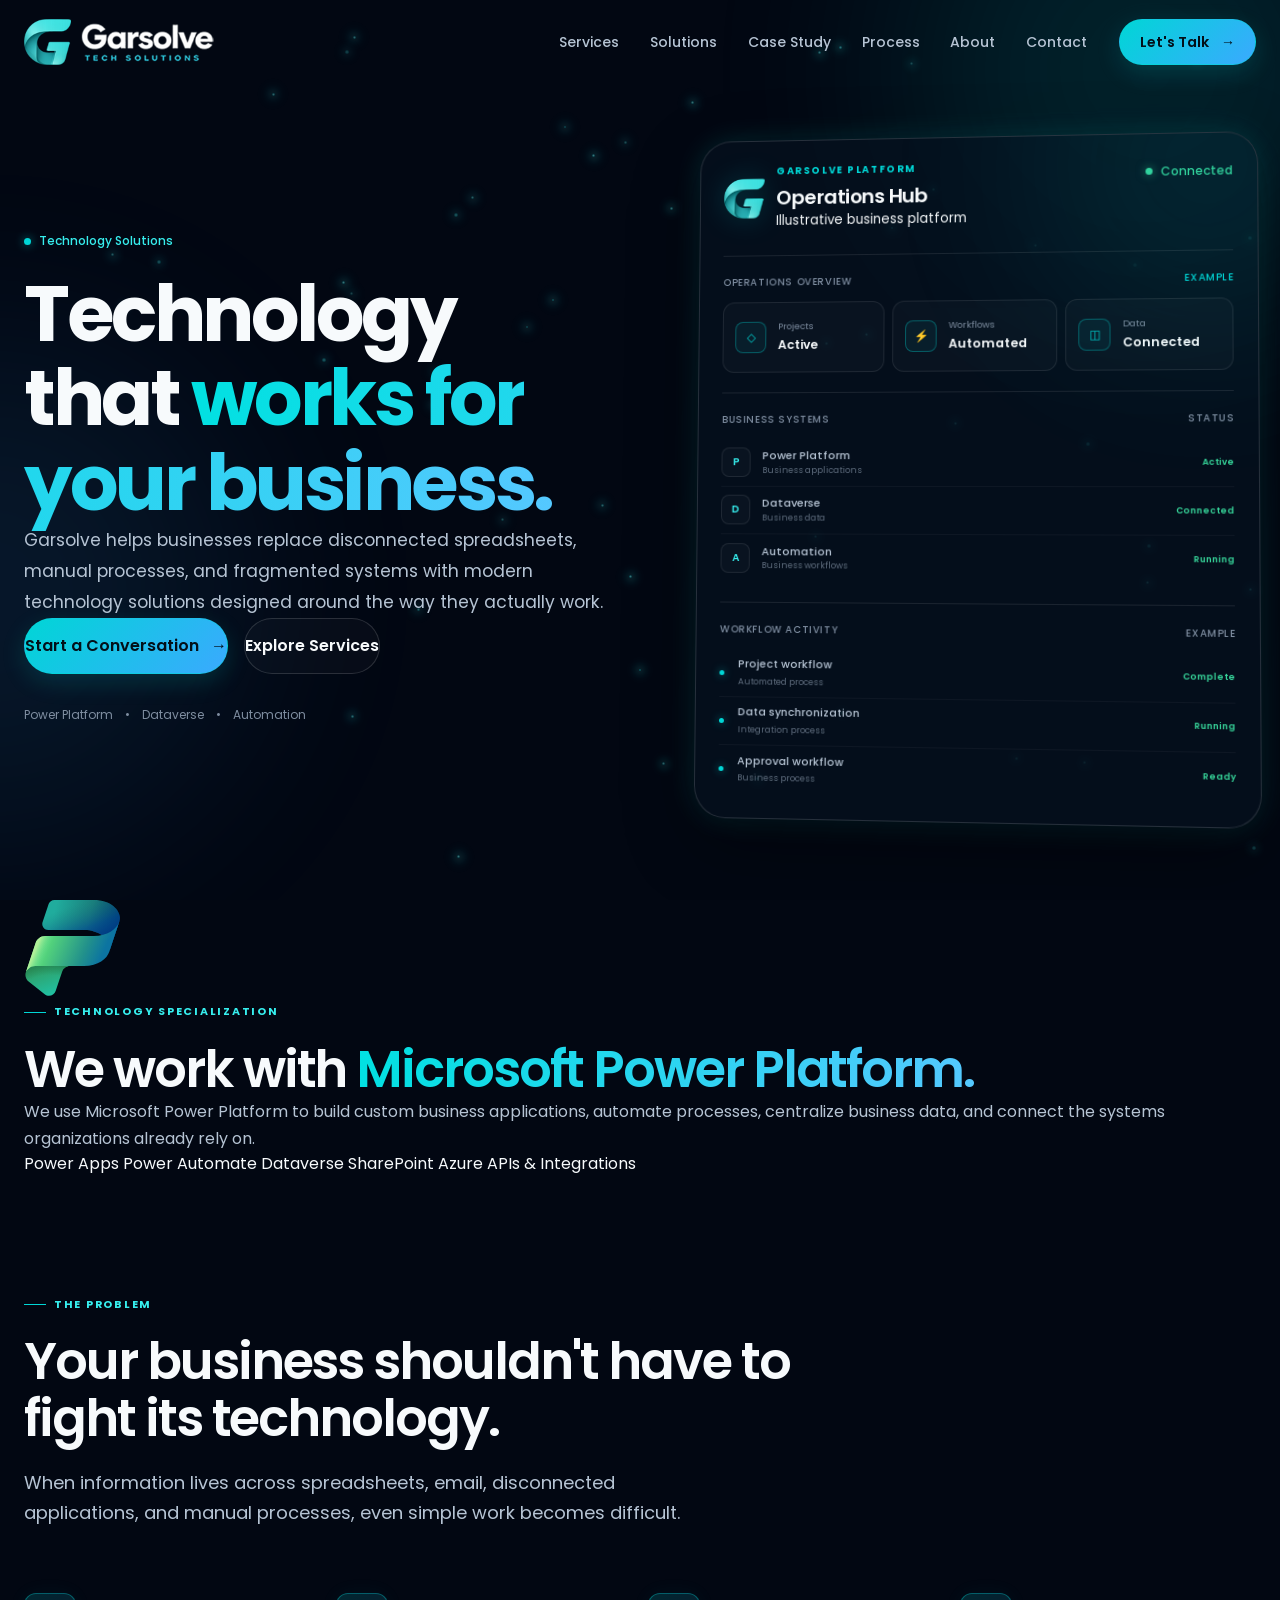
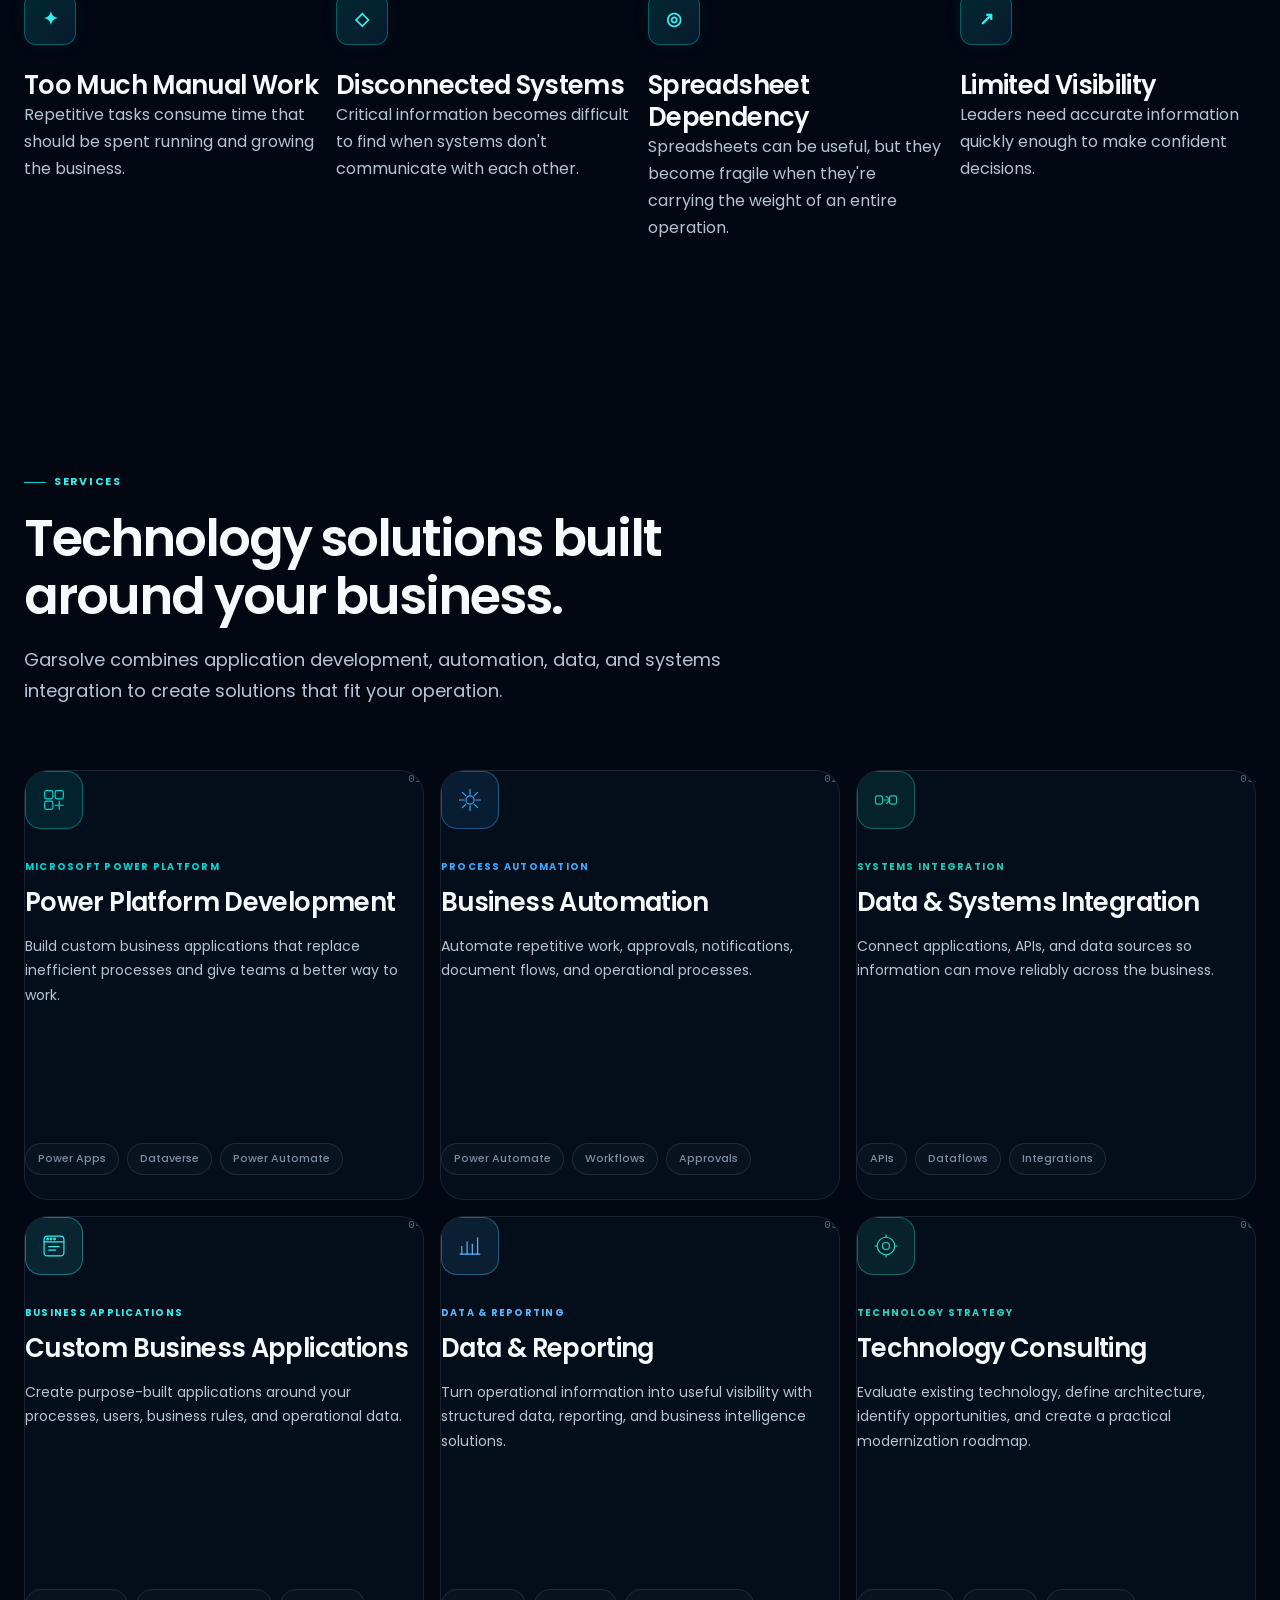
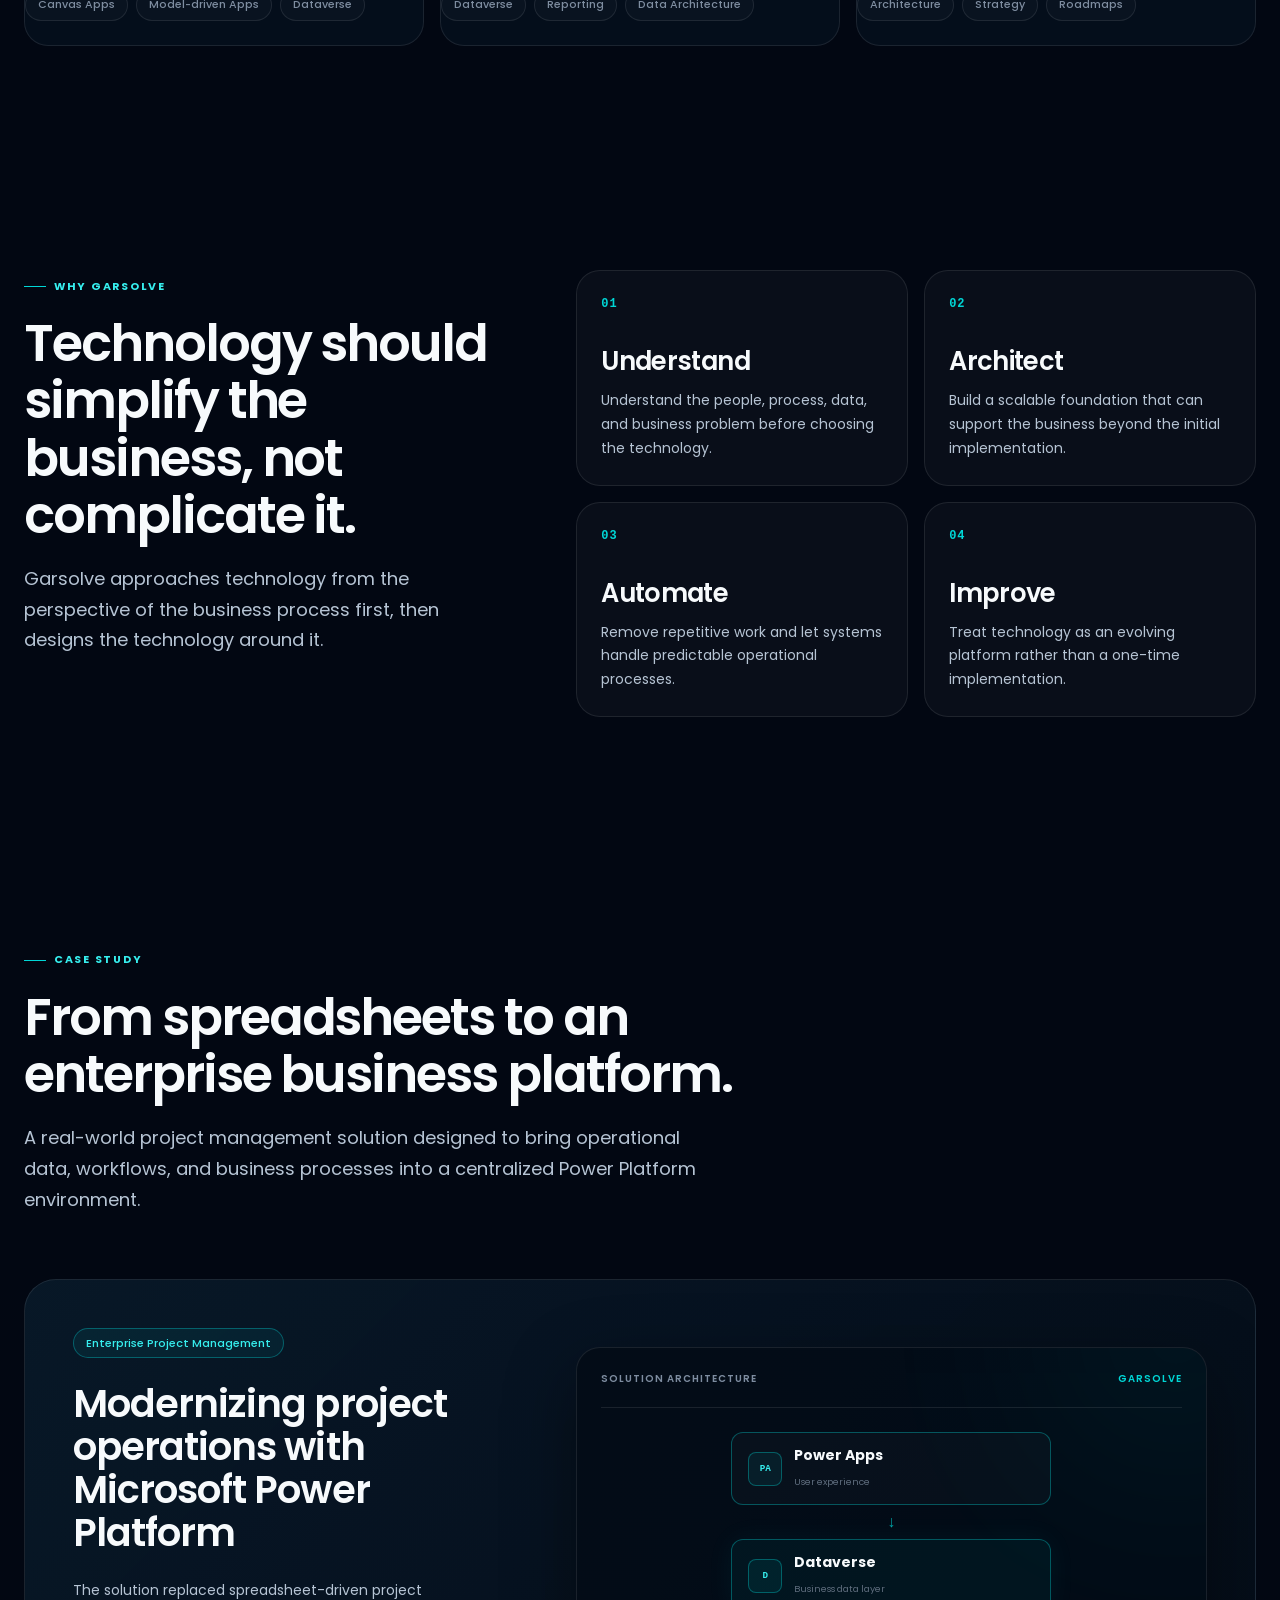
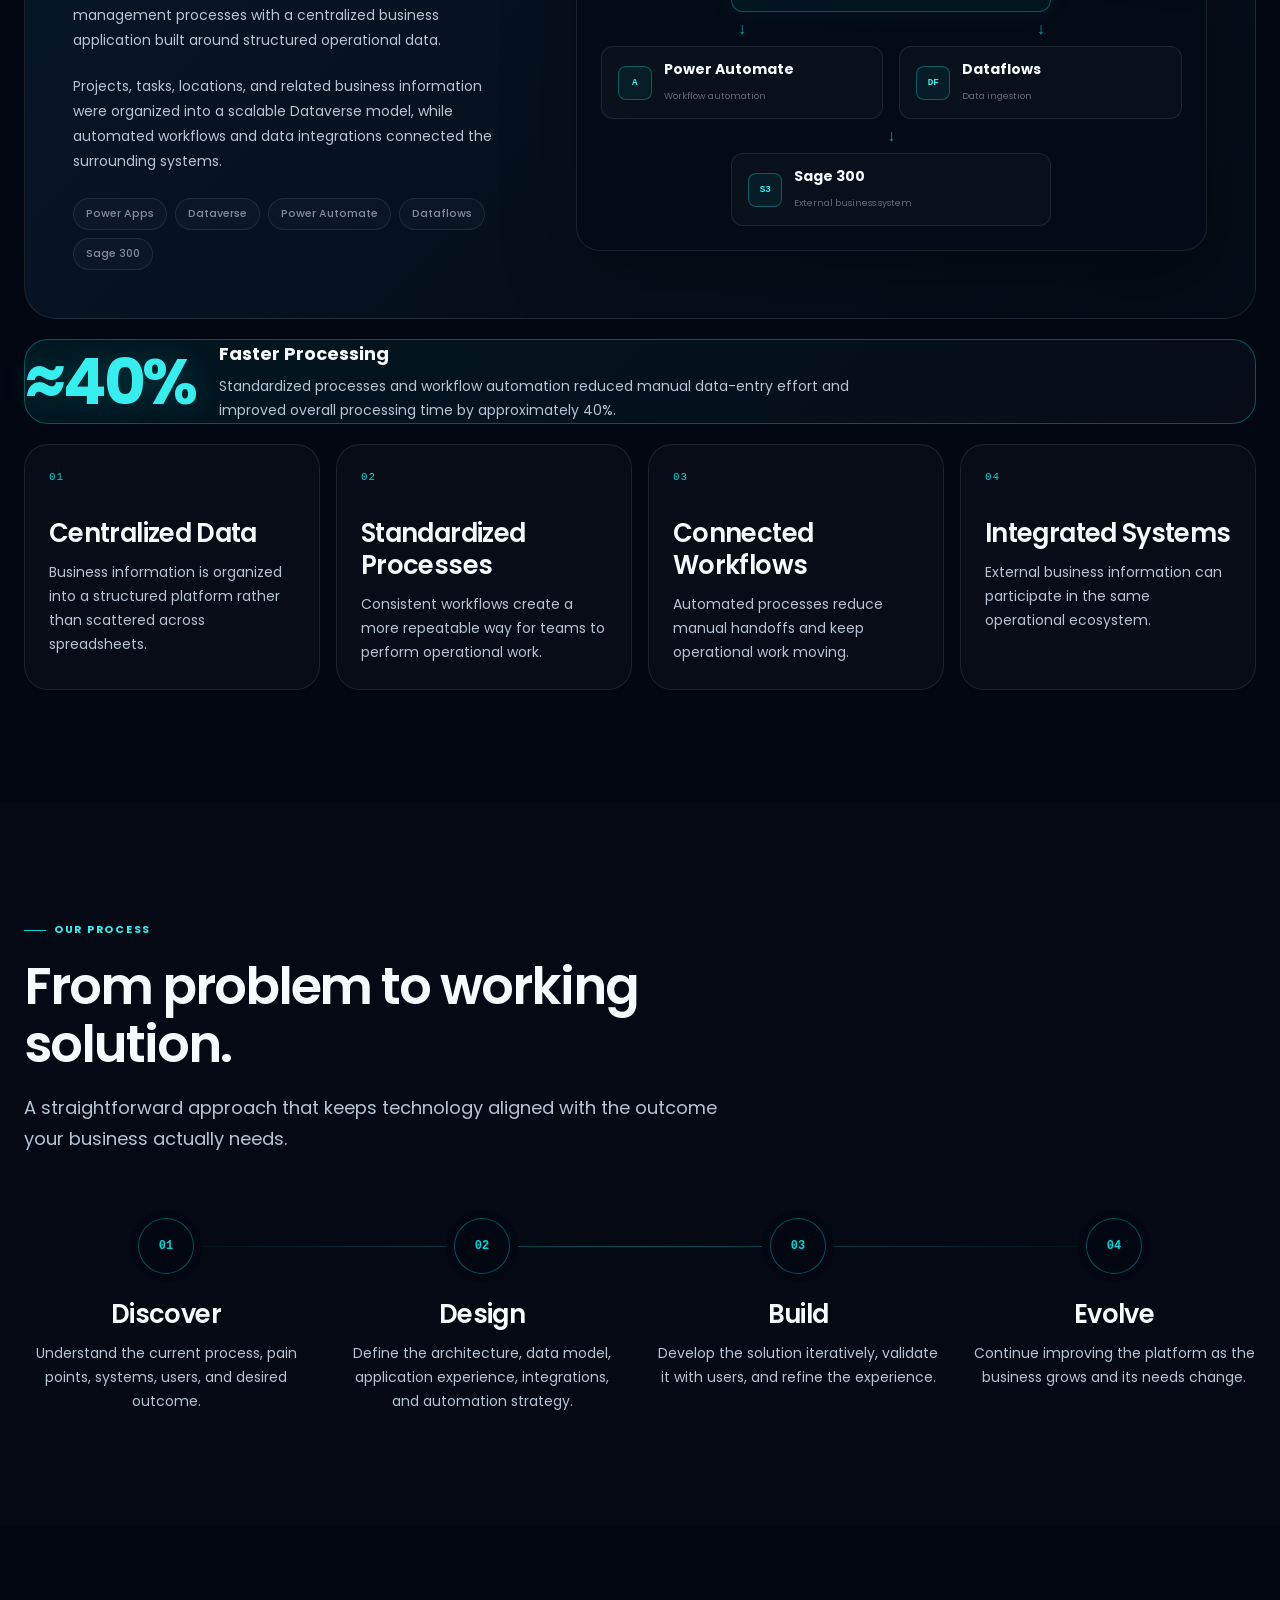
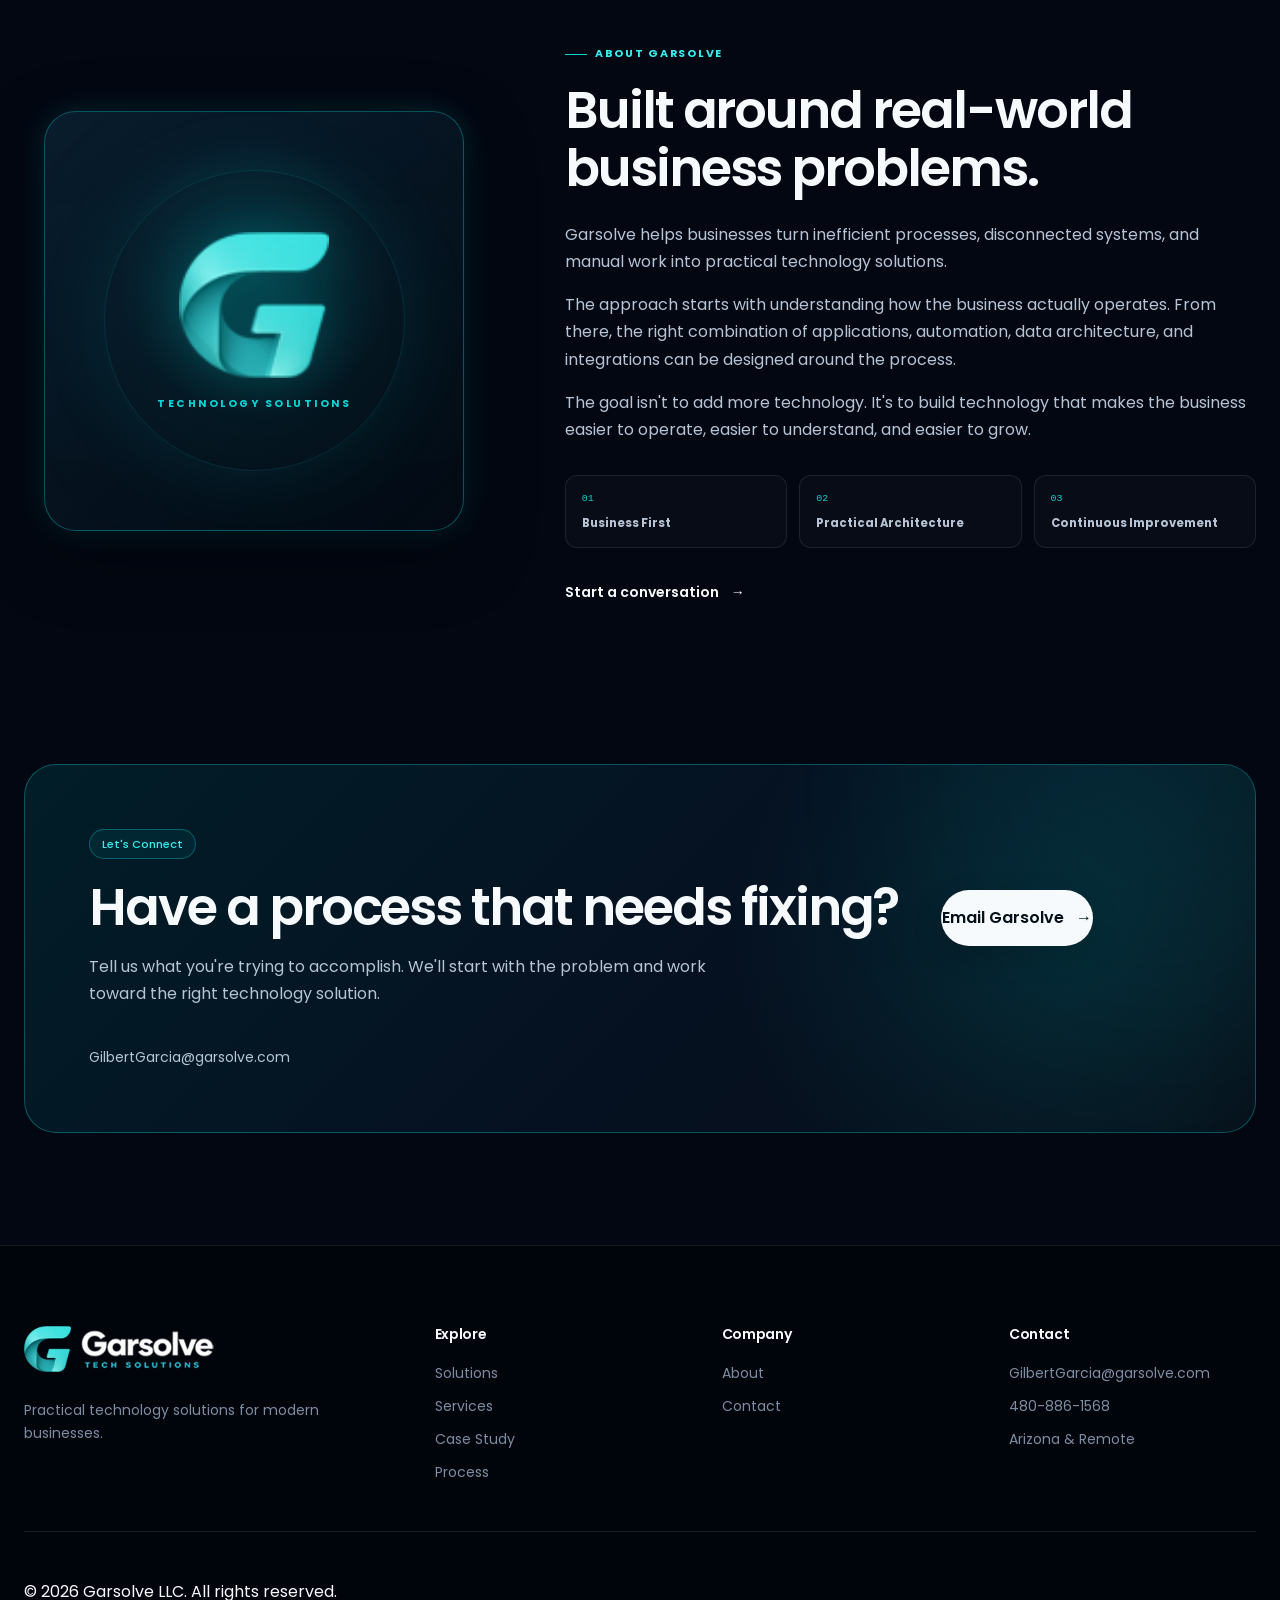
<file: Garsolve_1.0.0.0/index.html>
<!DOCTYPE html>
<html lang="en">

<head>

    <!-- =====================================================
         DOCUMENT
    ====================================================== -->

    <meta charset="UTF-8">

    <meta
        name="viewport"
        content="width=device-width, initial-scale=1.0"
    >

    <meta
        name="description"
        content="Garsolve provides technology solutions, Power Platform development, business automation, data integration, and custom business applications."
    >

    <meta
        name="theme-color"
        content="#050e19"
    >

    <meta
        name="robots"
        content="index, follow"
    >

    <link
        rel="canonical"
        href="https://garsolve.com/"
    >

    <script type="application/ld+json">
    {
        "@context": "https://schema.org",
        "@type": "ProfessionalService",
        "name": "Garsolve LLC",
        "url": "https://garsolve.com/",
        "email": "GilbertGarcia@garsolve.com",
        "telephone": "+1-480-886-1568",
        "areaServed": "Arizona"
    }
    </script>

    <meta
        property="og:title"
        content="Garsolve | Technology Solutions"
    >

    <meta
        property="og:description"
        content="Business applications, automation, systems integration, and technology consulting built around the way your business works."
    >

    <meta
        property="og:type"
        content="website"
    >

    <meta
        property="og:url"
        content="https://garsolve.com/"
    >

    <meta
        property="og:image"
        content="https://garsolve.com/assets/images/garsolve-social.png"
    >

    <meta
        name="twitter:card"
        content="summary"
    >

    <meta
        name="twitter:title"
        content="Garsolve | Technology Solutions"
    >

    <meta
        name="twitter:description"
        content="Business applications, automation, systems integration, and technology consulting."
    >

    <meta
        name="author"
        content="Garsolve LLC"
    >

    <meta
        name="robots"
        content="index, follow"
    >

    <title>
        Garsolve | Technology Solutions
    </title>


    <!-- =====================================================
         FAVICON
    ====================================================== -->

    <link
        rel="icon"
        type="image/svg+xml"
        href="assets/logo/garsolve-mark.svg"
    >


    <!-- =====================================================
         FONT
    ====================================================== -->

    <link
        rel="preconnect"
        href="https://fonts.googleapis.com"
    >

    <link
        rel="preconnect"
        href="https://fonts.gstatic.com"
        crossorigin
    >

    <link
        href="https://fonts.googleapis.com/css2?family=Poppins:wght@300;400;500;600;700;800&display=swap"
        rel="stylesheet"
    >


    <!-- =====================================================
         CSS
    ====================================================== -->

    <link
        rel="stylesheet"
        href="css/variables.css"
    >

    <link
        rel="stylesheet"
        href="css/reset.css"
    >

    <link
        rel="stylesheet"
        href="css/typography.css"
    >

    <link
        rel="stylesheet"
        href="css/layout.css"
    >

    <link
        rel="stylesheet"
        href="css/components.css"
    >

    <link
        rel="stylesheet"
        href="css/animations.css"
    >

    <link
        rel="stylesheet"
        href="css/responsive.css"
    >

</head>


<body>


    <!-- =====================================================
         BACKGROUND
    ====================================================== -->

    <div
        class="site-background"
        aria-hidden="true"
    >

        <div
            id="particleField"
            class="particle-field"
            aria-hidden="true"
        ></div>


        <div
            class="background-orb background-orb--one"
        ></div>


        <div
            class="background-orb background-orb--two"
        ></div>

    </div>



    <!-- =====================================================
         HEADER
    ====================================================== -->

    <header
        class="site-header"
        id="siteHeader"
    >

        <div class="container">

            <nav
                class="navigation"
                aria-label="Primary navigation"
            >


                <!-- BRAND -->

                <a
                    href="#top"
                    class="brand"
                    aria-label="Garsolve home"
                >

                    <img
                        src="assets/logo/garsolve-light.svg"
                        alt="Garsolve Technology Solutions"
                        class="brand__logo brand__logo--desktop"
                    >

                    <img
                        src="assets/logo/garsolve-mark.svg"
                        alt=""
                        aria-hidden="true"
                        class="brand__logo brand__logo--mobile"
                    >

                </a>



                <!-- NAVIGATION -->

                <div
                    class="navigation__links"
                    id="primaryNavigation"
                >

                    <a
                        href="#services"
                        class="navigation__link"
                    >
                        Services
                    </a>

                    <a
                        href="#solutions"
                        class="navigation__link"
                    >
                        Solutions
                    </a>

                    <a
                        href="#case-study"
                        class="navigation__link"
                    >
                        Case Study
                    </a>

                    <a
                        href="#process"
                        class="navigation__link"
                    >
                        Process
                    </a>

                    <a
                        href="#about"
                        class="navigation__link"
                    >
                        About
                    </a>

                    <a
                        href="#contact"
                        class="navigation__link"
                    >
                        Contact
                    </a>

                </div>



                <!-- DESKTOP CTA -->

                <a
                    href="#contact"
                    class="button button--primary navigation__cta"
                >

                    Let's Talk

                    <span
                        class="button__arrow"
                        aria-hidden="true"
                    >
                        →
                    </span>

                </a>



                <!-- MOBILE MENU -->

                <button
                    type="button"
                    class="navigation__toggle"
                    id="navigationToggle"
                    aria-label="Open navigation menu"
                    aria-expanded="false"
                    aria-controls="primaryNavigation"
                >

                    <span></span>
                    <span></span>
                    <span></span>

                </button>

            </nav>

        </div>

    </header>



    <!-- =====================================================
         MAIN
    ====================================================== -->

    <main id="top">


        <!-- =================================================
             HERO
        ================================================== -->

        <section
            class="hero section"
            id="hero"
        >

            <div class="container">

                <div class="hero__grid">


                    <!-- HERO CONTENT -->

                    <div class="hero__content">

                        <div class="hero__eyebrow">

                            <span
                                class="status status--primary"
                            >

                                <span
                                    class="status__dot"
                                ></span>

                                Technology Solutions

                            </span>

                        </div>


                        <h1 class="hero__title">

                            Technology that

                            <span class="text-gradient">
                                works for your business.
                            </span>

                        </h1>


                        <p class="hero__description">

                            Garsolve helps businesses replace
                            disconnected spreadsheets, manual
                            processes, and fragmented systems
                            with modern technology solutions
                            designed around the way they actually
                            work.

                        </p>


                        <div class="hero__actions">

                            <a
                                href="#contact"
                                class="button button--primary button--large"
                            >

                                Start a Conversation

                                <span
                                    class="button__arrow"
                                    aria-hidden="true"
                                >
                                    →
                                </span>

                            </a>


                            <a
                                href="#services"
                                class="button button--ghost button--large"
                            >

                                Explore Services

                            </a>

                        </div>


                        <div class="hero__trust">

                            <span>
                                Power Platform
                            </span>

                            <span aria-hidden="true">
                                •
                            </span>

                            <span>
                                Dataverse
                            </span>

                            <span aria-hidden="true">
                                •
                            </span>

                            <span>
                                Automation
                            </span>

                        </div>

                    </div>



                    <!-- HERO DASHBOARD -->

                    <div
                        class="hero__visual"
                        data-reveal="right"
                    >

                        <div class="dashboard-card">


                            <!-- DASHBOARD HEADER -->

                            <div
                                class="dashboard-card__header"
                            >

                                <div
                                    class="dashboard-card__identity"
                                >

                                    <img
                                        src="assets/logo/garsolve-mark.svg"
                                        alt=""
                                        aria-hidden="true"
                                        class="dashboard-card__logo"
                                    >

                                    <div>

                                        <span
                                            class="dashboard-card__eyebrow"
                                        >
                                            GARSOLVE PLATFORM
                                        </span>

                                        <h2>
                                            Operations Hub
                                        </h2>

                                        <small class="dashboard-card__note">
                                            Illustrative business platform
                                        </small>

                                    </div>

                                </div>


                                <div
                                    class="dashboard-status"
                                >

                                    <span
                                        class="status status--success"
                                    >

                                        <span
                                            class="status__dot"
                                        ></span>

                                        Connected

                                    </span>

                                </div>

                            </div>



                            <!-- DASHBOARD OVERVIEW -->

                            <div
                                class="dashboard-overview"
                            >

                                <div
                                    class="dashboard-overview__header"
                                >

                                    <span>
                                        Operations Overview
                                    </span>

                                    <span
                                        class="dashboard-overview__period"
                                    >
                                        Example
                                    </span>

                                </div>


                                <div
                                    class="dashboard-overview__grid"
                                >

                                    <div
                                        class="dashboard-stat"
                                    >

                                        <div
                                            class="dashboard-stat__icon"
                                        >
                                            ◇
                                        </div>

                                        <div
                                            class="dashboard-stat__content"
                                        >

                                            <span>
                                                Projects
                                            </span>

                                            <strong>
                                                Active
                                            </strong>

                                        </div>

                                    </div>


                                    <div
                                        class="dashboard-stat"
                                    >

                                        <div
                                            class="dashboard-stat__icon"
                                        >
                                            ⚡
                                        </div>

                                        <div
                                            class="dashboard-stat__content"
                                        >

                                            <span>
                                                Workflows
                                            </span>

                                            <strong>
                                                Automated
                                            </strong>

                                        </div>

                                    </div>


                                    <div
                                        class="dashboard-stat"
                                    >

                                        <div
                                            class="dashboard-stat__icon"
                                        >
                                            ◫
                                        </div>

                                        <div
                                            class="dashboard-stat__content"
                                        >

                                            <span>
                                                Data
                                            </span>

                                            <strong>
                                                Connected
                                            </strong>

                                        </div>

                                    </div>

                                </div>

                            </div>



                            <!-- BUSINESS SYSTEMS -->

                            <div
                                class="dashboard-systems"
                            >

                                <div
                                    class="dashboard-section-heading"
                                >

                                    <span>
                                        Business Systems
                                    </span>

                                    <span>
                                        Status
                                    </span>

                                </div>


                                <div
                                    class="dashboard-system-row"
                                >

                                    <div
                                        class="dashboard-system"
                                    >

                                        <span
                                            class="dashboard-system__icon"
                                        >
                                            P
                                        </span>

                                        <div>

                                            <strong>
                                                Power Platform
                                            </strong>

                                            <small>
                                                Business applications
                                            </small>

                                        </div>

                                    </div>

                                    <span
                                        class="system-status system-status--active"
                                    >
                                        Active
                                    </span>

                                </div>


                                <div
                                    class="dashboard-system-row"
                                >

                                    <div
                                        class="dashboard-system"
                                    >

                                        <span
                                            class="dashboard-system__icon"
                                        >
                                            D
                                        </span>

                                        <div>

                                            <strong>
                                                Dataverse
                                            </strong>

                                            <small>
                                                Business data
                                            </small>

                                        </div>

                                    </div>

                                    <span
                                        class="system-status system-status--active"
                                    >
                                        Connected
                                    </span>

                                </div>


                                <div
                                    class="dashboard-system-row"
                                >

                                    <div
                                        class="dashboard-system"
                                    >

                                        <span
                                            class="dashboard-system__icon"
                                        >
                                            A
                                        </span>

                                        <div>

                                            <strong>
                                                Automation
                                            </strong>

                                            <small>
                                                Business workflows
                                            </small>

                                        </div>

                                    </div>

                                    <span
                                        class="system-status system-status--active"
                                    >
                                        Running
                                    </span>

                                </div>

                            </div>



                            <!-- WORKFLOW -->

                            <div
                                class="dashboard-workflow"
                            >

                                <div
                                    class="dashboard-section-heading"
                                >

                                    <span>
                                        Workflow Activity
                                    </span>

                                    <span>
                                        Example
                                    </span>

                                </div>


                                <div
                                    class="workflow-item"
                                >

                                    <div
                                        class="workflow-item__marker"
                                    ></div>

                                    <div
                                        class="workflow-item__content"
                                    >

                                        <strong>
                                            Project workflow
                                        </strong>

                                        <span>
                                            Automated process
                                        </span>

                                    </div>

                                    <span
                                        class="workflow-item__status"
                                    >
                                        Complete
                                    </span>

                                </div>


                                <div
                                    class="workflow-item"
                                >

                                    <div
                                        class="workflow-item__marker"
                                    ></div>

                                    <div
                                        class="workflow-item__content"
                                    >

                                        <strong>
                                            Data synchronization
                                        </strong>

                                        <span>
                                            Integration process
                                        </span>

                                    </div>

                                    <span
                                        class="workflow-item__status"
                                    >
                                        Running
                                    </span>

                                </div>


                                <div
                                    class="workflow-item"
                                >

                                    <div
                                        class="workflow-item__marker"
                                    ></div>

                                    <div
                                        class="workflow-item__content"
                                    >

                                        <strong>
                                            Approval workflow
                                        </strong>

                                        <span>
                                            Business process
                                        </span>

                                    </div>

                                    <span
                                        class="workflow-item__status"
                                    >
                                        Ready
                                    </span>

                                </div>

                            </div>


                            <div
                                class="dashboard-card__glow"
                                aria-hidden="true"
                            ></div>

                        </div>

                    </div>

                </div>

            </div>

        </section>



        <!-- =================================================
             TECHNOLOGY SPECIALIZATION
        ================================================== -->

        <section
            class="technology-section"
            id="technology"
        >

            <div class="container">

                <div
                    class="technology-section__content"
                    data-reveal="scale"
                >

                    <div
                        class="technology-section__logo"
                    >

                        <img
                            src="assets/icons/power-platform.svg"
                            alt="Microsoft Power Platform"
                            loading="lazy"
                        >

                    </div>


                    <div
                        class="technology-section__copy"
                    >

                        <span
                            class="section-heading__eyebrow"
                        >
                            TECHNOLOGY SPECIALIZATION
                        </span>


                        <h2>

                            We work with

                            <span class="text-gradient">
                                Microsoft Power Platform.
                            </span>

                        </h2>


                        <p>

                            We use Microsoft Power Platform to build
                            custom business applications, automate
                            processes, centralize business data, and
                            connect the systems organizations already
                            rely on.

                        </p>


                        <div
                            class="technology-section__stack"
                            aria-label="Related technologies"
                        >

                            <span>
                                Power Apps
                            </span>

                            <span>
                                Power Automate
                            </span>

                            <span>
                                Dataverse
                            </span>

                            <span>
                                SharePoint
                            </span>

                            <span>
                                Azure
                            </span>

                            <span>
                                APIs & Integrations
                            </span>

                        </div>

                    </div>

                </div>

            </div>

        </section>



        <!-- =================================================
             PROBLEMS WE SOLVE
        ================================================== -->

        <section
            class="section challenges"
            id="solutions"
        >

            <div class="container">


                <div
                    class="section-heading"
                    data-reveal
                >

                    <span
                        class="section-heading__eyebrow"
                    >
                        THE PROBLEM
                    </span>


                    <h2>

                        Your business shouldn't
                        have to fight its technology.

                    </h2>


                    <p>

                        When information lives across spreadsheets,
                        email, disconnected applications, and manual
                        processes, even simple work becomes difficult.

                    </p>

                </div>


                <div
                    class="challenge-grid reveal-stagger"
                >

                    <article
                        class="challenge-card"
                    >

                        <div class="icon-box">
                            ✦
                        </div>

                        <h3>
                            Too Much Manual Work
                        </h3>

                        <p>
                            Repetitive tasks consume time that
                            should be spent running and growing
                            the business.
                        </p>

                    </article>


                    <article
                        class="challenge-card"
                    >

                        <div class="icon-box">
                            ◇
                        </div>

                        <h3>
                            Disconnected Systems
                        </h3>

                        <p>
                            Critical information becomes difficult
                            to find when systems don't communicate
                            with each other.
                        </p>

                    </article>


                    <article
                        class="challenge-card"
                    >

                        <div class="icon-box">
                            ◎
                        </div>

                        <h3>
                            Spreadsheet Dependency
                        </h3>

                        <p>
                            Spreadsheets can be useful, but they
                            become fragile when they're carrying
                            the weight of an entire operation.
                        </p>

                    </article>


                    <article
                        class="challenge-card"
                    >

                        <div class="icon-box">
                            ↗
                        </div>

                        <h3>
                            Limited Visibility
                        </h3>

                        <p>
                            Leaders need accurate information
                            quickly enough to make confident
                            decisions.
                        </p>

                    </article>

                </div>

            </div>

        </section>



        <!-- =================================================
             SERVICES
        ================================================== -->

        <section
            class="section services"
            id="services"
        >

            <div class="container">


                <div
                    class="section-heading"
                    data-reveal
                >

                    <span
                        class="section-heading__eyebrow"
                    >
                        SERVICES
                    </span>


                    <h2>

                        Technology solutions
                        built around your business.

                    </h2>


                    <p>

                        Garsolve combines application development,
                        automation, data, and systems integration
                        to create solutions that fit your operation.

                    </p>

                </div>



                <div
                    class="services-grid reveal-stagger"
                >


                    <!-- SERVICE 1 -->

                    <article
                        class="service-card"
                        data-service="power-platform"
                    >

                        <div
                            class="service-card__top"
                        >

                            <div
                                class="service-card__icon"
                            >

                                <svg
                                    viewBox="0 0 48 48"
                                    aria-hidden="true"
                                >

                                    <rect
                                        x="8"
                                        y="8"
                                        width="14"
                                        height="14"
                                        rx="3"
                                    ></rect>

                                    <rect
                                        x="26"
                                        y="8"
                                        width="14"
                                        height="14"
                                        rx="3"
                                    ></rect>

                                    <rect
                                        x="8"
                                        y="26"
                                        width="14"
                                        height="14"
                                        rx="3"
                                    ></rect>

                                    <path
                                        d="M26 33h14"
                                    ></path>

                                    <path
                                        d="M33 26v14"
                                    ></path>

                                </svg>

                            </div>


                            <span
                                class="service-card__number"
                            >
                                01
                            </span>

                        </div>


                        <div
                            class="service-card__body"
                        >

                            <span
                                class="service-card__eyebrow"
                            >
                                MICROSOFT POWER PLATFORM
                            </span>


                            <h3>
                                Power Platform Development
                            </h3>


                            <p>
                                Build custom business applications
                                that replace inefficient processes
                                and give teams a better way to work.
                            </p>

                        </div>


                        <div
                            class="service-card__technologies"
                        >

                            <span class="tech-pill">
                                Power Apps
                            </span>

                            <span class="tech-pill">
                                Dataverse
                            </span>

                            <span class="tech-pill">
                                Power Automate
                            </span>

                        </div>

                    </article>



                    <!-- SERVICE 2 -->

                    <article
                        class="service-card"
                        data-service="automation"
                    >

                        <div
                            class="service-card__top"
                        >

                            <div
                                class="service-card__icon"
                            >

                                <svg
                                    viewBox="0 0 48 48"
                                    aria-hidden="true"
                                >

                                    <path
                                        d="M24 6v8"
                                    ></path>

                                    <path
                                        d="M24 34v8"
                                    ></path>

                                    <path
                                        d="M6 24h8"
                                    ></path>

                                    <path
                                        d="M34 24h8"
                                    ></path>

                                    <path
                                        d="m11 11 6 6"
                                    ></path>

                                    <path
                                        d="m31 31 6 6"
                                    ></path>

                                    <path
                                        d="m37 11-6 6"
                                    ></path>

                                    <path
                                        d="m17 31-6 6"
                                    ></path>

                                    <circle
                                        cx="24"
                                        cy="24"
                                        r="7"
                                    ></circle>

                                </svg>

                            </div>


                            <span
                                class="service-card__number"
                            >
                                02
                            </span>

                        </div>


                        <div
                            class="service-card__body"
                        >

                            <span
                                class="service-card__eyebrow"
                            >
                                PROCESS AUTOMATION
                            </span>


                            <h3>
                                Business Automation
                            </h3>


                            <p>
                                Automate repetitive work,
                                approvals, notifications,
                                document flows, and
                                operational processes.
                            </p>

                        </div>


                        <div
                            class="service-card__technologies"
                        >

                            <span class="tech-pill">
                                Power Automate
                            </span>

                            <span class="tech-pill">
                                Workflows
                            </span>

                            <span class="tech-pill">
                                Approvals
                            </span>

                        </div>

                    </article>



                    <!-- SERVICE 3 -->

                    <article
                        class="service-card"
                        data-service="integration"
                    >

                        <div
                            class="service-card__top"
                        >

                            <div
                                class="service-card__icon"
                            >

                                <svg
                                    viewBox="0 0 48 48"
                                    aria-hidden="true"
                                >

                                    <rect
                                        x="6"
                                        y="17"
                                        width="12"
                                        height="14"
                                        rx="3"
                                    ></rect>

                                    <rect
                                        x="30"
                                        y="17"
                                        width="12"
                                        height="14"
                                        rx="3"
                                    ></rect>

                                    <path
                                        d="M18 24h12"
                                    ></path>

                                    <path
                                        d="m25 18 6 6-6 6"
                                    ></path>

                                </svg>

                            </div>


                            <span
                                class="service-card__number"
                            >
                                03
                            </span>

                        </div>


                        <div
                            class="service-card__body"
                        >

                            <span
                                class="service-card__eyebrow"
                            >
                                SYSTEMS INTEGRATION
                            </span>


                            <h3>
                                Data & Systems Integration
                            </h3>


                            <p>
                                Connect applications, APIs,
                                and data sources so information
                                can move reliably across
                                the business.
                            </p>

                        </div>


                        <div
                            class="service-card__technologies"
                        >

                            <span class="tech-pill">
                                APIs
                            </span>

                            <span class="tech-pill">
                                Dataflows
                            </span>

                            <span class="tech-pill">
                                Integrations
                            </span>

                        </div>

                    </article>



                    <!-- SERVICE 4 -->

                    <article
                        class="service-card"
                        data-service="applications"
                    >

                        <div
                            class="service-card__top"
                        >

                            <div
                                class="service-card__icon"
                            >

                                <svg
                                    viewBox="0 0 48 48"
                                    aria-hidden="true"
                                >

                                    <rect
                                        x="7"
                                        y="7"
                                        width="34"
                                        height="34"
                                        rx="6"
                                    ></rect>

                                    <path
                                        d="M7 17h34"
                                    ></path>

                                    <circle
                                        cx="13"
                                        cy="12"
                                        r="1.5"
                                    ></circle>

                                    <circle
                                        cx="19"
                                        cy="12"
                                        r="1.5"
                                    ></circle>

                                    <circle
                                        cx="25"
                                        cy="12"
                                        r="1.5"
                                    ></circle>

                                    <path
                                        d="M15 25h18"
                                    ></path>

                                    <path
                                        d="M15 31h12"
                                    ></path>

                                </svg>

                            </div>


                            <span
                                class="service-card__number"
                            >
                                04
                            </span>

                        </div>


                        <div
                            class="service-card__body"
                        >

                            <span
                                class="service-card__eyebrow"
                            >
                                BUSINESS APPLICATIONS
                            </span>


                            <h3>
                                Custom Business Applications
                            </h3>


                            <p>
                                Create purpose-built applications
                                around your processes, users,
                                business rules, and operational data.
                            </p>

                        </div>


                        <div
                            class="service-card__technologies"
                        >

                            <span class="tech-pill">
                                Canvas Apps
                            </span>

                            <span class="tech-pill">
                                Model-driven Apps
                            </span>

                            <span class="tech-pill">
                                Dataverse
                            </span>

                        </div>

                    </article>



                    <!-- SERVICE 5 -->

                    <article
                        class="service-card"
                        data-service="data"
                    >

                        <div
                            class="service-card__top"
                        >

                            <div
                                class="service-card__icon"
                            >

                                <svg
                                    viewBox="0 0 48 48"
                                    aria-hidden="true"
                                >

                                    <path
                                        d="M10 38V25"
                                    ></path>

                                    <path
                                        d="M19 38V17"
                                    ></path>

                                    <path
                                        d="M28 38V21"
                                    ></path>

                                    <path
                                        d="M37 38V10"
                                    ></path>

                                    <path
                                        d="M7 38h34"
                                    ></path>

                                </svg>

                            </div>


                            <span
                                class="service-card__number"
                            >
                                05
                            </span>

                        </div>


                        <div
                            class="service-card__body"
                        >

                            <span
                                class="service-card__eyebrow"
                            >
                                DATA & REPORTING
                            </span>


                            <h3>
                                Data & Reporting
                            </h3>


                            <p>
                                Turn operational information
                                into useful visibility with
                                structured data, reporting,
                                and business intelligence
                                solutions.
                            </p>

                        </div>


                        <div
                            class="service-card__technologies"
                        >

                            <span class="tech-pill">
                                Dataverse
                            </span>

                            <span class="tech-pill">
                                Reporting
                            </span>

                            <span class="tech-pill">
                                Data Architecture
                            </span>

                        </div>

                    </article>



                    <!-- SERVICE 6 -->

                    <article
                        class="service-card"
                        data-service="consulting"
                    >

                        <div
                            class="service-card__top"
                        >

                            <div
                                class="service-card__icon"
                            >

                                <svg
                                    viewBox="0 0 48 48"
                                    aria-hidden="true"
                                >

                                    <circle
                                        cx="24"
                                        cy="24"
                                        r="15"
                                    ></circle>

                                    <circle
                                        cx="24"
                                        cy="24"
                                        r="6"
                                    ></circle>

                                    <path
                                        d="M24 9v-4"
                                    ></path>

                                    <path
                                        d="M24 43v-4"
                                    ></path>

                                    <path
                                        d="M9 24H5"
                                    ></path>

                                    <path
                                        d="M43 24h-4"
                                    ></path>

                                </svg>

                            </div>


                            <span
                                class="service-card__number"
                            >
                                06
                            </span>

                        </div>


                        <div
                            class="service-card__body"
                        >

                            <span
                                class="service-card__eyebrow"
                            >
                                TECHNOLOGY STRATEGY
                            </span>


                            <h3>
                                Technology Consulting
                            </h3>


                            <p>
                                Evaluate existing technology,
                                define architecture, identify
                                opportunities, and create a
                                practical modernization roadmap.
                            </p>

                        </div>


                        <div
                            class="service-card__technologies"
                        >

                            <span class="tech-pill">
                                Architecture
                            </span>

                            <span class="tech-pill">
                                Strategy
                            </span>

                            <span class="tech-pill">
                                Roadmaps
                            </span>

                        </div>

                    </article>

                </div>

            </div>

        </section>



        <!-- =================================================
             WHY GARSOLVE
        ================================================== -->

        <section
            class="section why-garsolve"
            id="why-garsolve"
        >

            <div class="container">

                <div
                    class="why-garsolve__grid"
                >


                    <div
                        class="section-heading"
                        data-reveal="left"
                    >

                        <span
                            class="section-heading__eyebrow"
                        >
                            WHY GARSOLVE
                        </span>


                        <h2>
                            Technology should simplify
                            the business, not complicate it.
                        </h2>


                        <p>
                            Garsolve approaches technology from
                            the perspective of the business process
                            first, then designs the technology
                            around it.
                        </p>

                    </div>


                    <div
                        class="principles-grid reveal-stagger"
                    >

                        <article class="principle-card">

                            <span
                                class="principle-card__number"
                            >
                                01
                            </span>

                            <h3>
                                Understand
                            </h3>

                            <p>
                                Understand the people, process,
                                data, and business problem before
                                choosing the technology.
                            </p>

                        </article>


                        <article class="principle-card">

                            <span
                                class="principle-card__number"
                            >
                                02
                            </span>

                            <h3>
                                Architect
                            </h3>

                            <p>
                                Build a scalable foundation that
                                can support the business beyond
                                the initial implementation.
                            </p>

                        </article>


                        <article class="principle-card">

                            <span
                                class="principle-card__number"
                            >
                                03
                            </span>

                            <h3>
                                Automate
                            </h3>

                            <p>
                                Remove repetitive work and let
                                systems handle predictable
                                operational processes.
                            </p>

                        </article>


                        <article class="principle-card">

                            <span
                                class="principle-card__number"
                            >
                                04
                            </span>

                            <h3>
                                Improve
                            </h3>

                            <p>
                                Treat technology as an evolving
                                platform rather than a one-time
                                implementation.
                            </p>

                        </article>

                    </div>

                </div>

            </div>

        </section>



        <!-- =================================================
             CASE STUDY
        ================================================== -->

        <section
            class="section case-study"
            id="case-study"
        >

            <div class="container">


                <div
                    class="section-heading"
                    data-reveal
                >

                    <span
                        class="section-heading__eyebrow"
                    >
                        CASE STUDY
                    </span>


                    <h2>
                        From spreadsheets to
                        an enterprise business platform.
                    </h2>


                    <p>
                        A real-world project management solution
                        designed to bring operational data,
                        workflows, and business processes into
                        a centralized Power Platform environment.
                    </p>

                </div>



                <!-- CASE STUDY FEATURE -->

                <div
                    class="case-study-feature"
                    data-reveal="scale"
                >


                    <!-- CASE STUDY CONTENT -->

                    <div
                        class="case-study-feature__content"
                    >

                        <span
                            class="badge badge--primary"
                        >
                            Enterprise Project Management
                        </span>


                        <h3>
                            Modernizing project operations
                            with Microsoft Power Platform
                        </h3>


                        <p>
                            The solution replaced spreadsheet-driven
                            project management processes with a
                            centralized business application built
                            around structured operational data.
                        </p>


                        <p>
                            Projects, tasks, locations, and related
                            business information were organized into
                            a scalable Dataverse model, while
                            automated workflows and data integrations
                            connected the surrounding systems.
                        </p>


                        <div
                            class="case-study-feature__technologies"
                        >

                            <span class="tech-pill">
                                Power Apps
                            </span>

                            <span class="tech-pill">
                                Dataverse
                            </span>

                            <span class="tech-pill">
                                Power Automate
                            </span>

                            <span class="tech-pill">
                                Dataflows
                            </span>

                            <span class="tech-pill">
                                Sage 300
                            </span>

                        </div>

                    </div>



                    <!-- ARCHITECTURE -->

                    <div
                        class="case-study-architecture"
                        data-reveal="right"
                    >

                        <div
                            class="architecture-header"
                        >

                            <span>
                                SOLUTION ARCHITECTURE
                            </span>

                            <span>
                                GARSOLVE
                            </span>

                        </div>


                        <div
                            class="architecture-flow"
                        >


                            <!-- POWER APPS -->

                            <div
                                class="architecture-node architecture-node--primary"
                            >

                                <div
                                    class="architecture-node__icon"
                                >
                                    PA
                                </div>

                                <div>

                                    <strong>
                                        Power Apps
                                    </strong>

                                    <small>
                                        User experience
                                    </small>

                                </div>

                            </div>


                            <div
                                class="architecture-connector"
                            >
                                ↓
                            </div>


                            <!-- DATAVERSE -->

                            <div
                                class="architecture-node architecture-node--center"
                            >

                                <div
                                    class="architecture-node__icon"
                                >
                                    D
                                </div>

                                <div>

                                    <strong>
                                        Dataverse
                                    </strong>

                                    <small>
                                        Business data layer
                                    </small>

                                </div>

                            </div>


                            <div
                                class="architecture-branches"
                            >

                                <div
                                    class="architecture-branch"
                                >

                                    <div
                                        class="architecture-connector"
                                    >
                                        ↓
                                    </div>

                                    <div
                                        class="architecture-node"
                                    >

                                        <div
                                            class="architecture-node__icon"
                                        >
                                            A
                                        </div>

                                        <div>

                                            <strong>
                                                Power Automate
                                            </strong>

                                            <small>
                                                Workflow automation
                                            </small>

                                        </div>

                                    </div>

                                </div>


                                <div
                                    class="architecture-branch"
                                >

                                    <div
                                        class="architecture-connector"
                                    >
                                        ↓
                                    </div>

                                    <div
                                        class="architecture-node"
                                    >

                                        <div
                                            class="architecture-node__icon"
                                        >
                                            DF
                                        </div>

                                        <div>

                                            <strong>
                                                Dataflows
                                            </strong>

                                            <small>
                                                Data ingestion
                                            </small>

                                        </div>

                                    </div>

                                </div>

                            </div>


                            <div
                                class="architecture-connector"
                            >
                                ↓
                            </div>


                            <!-- SAGE -->

                            <div
                                class="architecture-node"
                            >

                                <div
                                    class="architecture-node__icon"
                                >
                                    S3
                                </div>

                                <div>

                                    <strong>
                                        Sage 300
                                    </strong>

                                    <small>
                                        External business system
                                    </small>

                                </div>

                            </div>

                        </div>

                    </div>

                </div>



                <!-- CASE STUDY IMPACT -->

                <div
                    class="case-study-impact"
                    data-reveal
                >

                    <span
                        class="case-study-impact__value"
                    >
                        ≈40%
                    </span>


                    <div>

                        <strong>
                            Faster Processing
                        </strong>

                        <p>
                            Standardized processes and workflow
                            automation reduced manual data-entry
                            effort and improved overall processing
                            time by approximately 40%.
                        </p>

                    </div>

                </div>



                <!-- CASE STUDY OUTCOMES -->

                <div
                    class="case-study-outcomes reveal-stagger"
                >

                    <div
                        class="case-study-outcome"
                    >

                        <span
                            class="case-study-outcome__number"
                        >
                            01
                        </span>

                        <h3>
                            Centralized Data
                        </h3>

                        <p>
                            Business information is organized
                            into a structured platform rather
                            than scattered across spreadsheets.
                        </p>

                    </div>


                    <div
                        class="case-study-outcome"
                    >

                        <span
                            class="case-study-outcome__number"
                        >
                            02
                        </span>

                        <h3>
                            Standardized Processes
                        </h3>

                        <p>
                            Consistent workflows create a more
                            repeatable way for teams to perform
                            operational work.
                        </p>

                    </div>


                    <div
                        class="case-study-outcome"
                    >

                        <span
                            class="case-study-outcome__number"
                        >
                            03
                        </span>

                        <h3>
                            Connected Workflows
                        </h3>

                        <p>
                            Automated processes reduce manual
                            handoffs and keep operational work
                            moving.
                        </p>

                    </div>


                    <div
                        class="case-study-outcome"
                    >

                        <span
                            class="case-study-outcome__number"
                        >
                            04
                        </span>

                        <h3>
                            Integrated Systems
                        </h3>

                        <p>
                            External business information can
                            participate in the same operational
                            ecosystem.
                        </p>

                    </div>

                </div>

            </div>

        </section>



        <!-- =================================================
             PROCESS
        ================================================== -->

        <section
            class="section process"
            id="process"
        >

            <div class="container">


                <div
                    class="section-heading"
                    data-reveal
                >

                    <span
                        class="section-heading__eyebrow"
                    >
                        OUR PROCESS
                    </span>


                    <h2>
                        From problem to
                        working solution.
                    </h2>


                    <p>
                        A straightforward approach that keeps
                        technology aligned with the outcome
                        your business actually needs.
                    </p>

                </div>


                <div
                    class="process-timeline reveal-stagger"
                >

                    <article
                        class="process-step"
                    >

                        <div
                            class="process-step__number"
                        >
                            01
                        </div>

                        <h3>
                            Discover
                        </h3>

                        <p>
                            Understand the current process,
                            pain points, systems, users,
                            and desired outcome.
                        </p>

                    </article>


                    <article
                        class="process-step"
                    >

                        <div
                            class="process-step__number"
                        >
                            02
                        </div>

                        <h3>
                            Design
                        </h3>

                        <p>
                            Define the architecture, data model,
                            application experience, integrations,
                            and automation strategy.
                        </p>

                    </article>


                    <article
                        class="process-step"
                    >

                        <div
                            class="process-step__number"
                        >
                            03
                        </div>

                        <h3>
                            Build
                        </h3>

                        <p>
                            Develop the solution iteratively,
                            validate it with users, and refine
                            the experience.
                        </p>

                    </article>


                    <article
                        class="process-step"
                    >

                        <div
                            class="process-step__number"
                        >
                            04
                        </div>

                        <h3>
                            Evolve
                        </h3>

                        <p>
                            Continue improving the platform as
                            the business grows and its needs
                            change.
                        </p>

                    </article>

                </div>

            </div>

        </section>



        <!-- =================================================
     ABOUT GARSOLVE
================================================== -->

<section
class="section founder"
id="about"
>

<div class="container">

    <div class="founder__grid">


        <!-- BRAND VISUAL -->

        <div
            class="founder__visual"
            data-reveal="left"
        >

            <div class="founder-card">

                <div
                    class="founder-card__glow"
                ></div>


                <img
                    src="assets/logo/garsolve-mark.svg"
                    alt="Garsolve"
                    class="founder-card__logo"
                />


                <span
                    class="founder-card__label"
                >
                    TECHNOLOGY SOLUTIONS
                </span>

            </div>

        </div>


        <!-- ABOUT CONTENT -->

        <div
            class="founder__content"
            data-reveal="right"
        >

            <span
                class="section-heading__eyebrow"
            >
                ABOUT GARSOLVE
            </span>


            <h2>
                Built around real-world
                business problems.
            </h2>


            <p>
                Garsolve helps businesses turn
                inefficient processes, disconnected
                systems, and manual work into
                practical technology solutions.
            </p>


            <p>
                The approach starts with understanding
                how the business actually operates.
                From there, the right combination of
                applications, automation, data architecture,
                and integrations can be designed around
                the process.
            </p>


            <p>
                The goal isn't to add more technology.
                It's to build technology that makes the
                business easier to operate, easier to
                understand, and easier to grow.
            </p>


            <div
                class="founder__principles"
            >

                <div>

                    <span>
                        01
                    </span>

                    <strong>
                        Business First
                    </strong>

                </div>


                <div>

                    <span>
                        02
                    </span>

                    <strong>
                        Practical Architecture
                    </strong>

                </div>


                <div>

                    <span>
                        03
                    </span>

                    <strong>
                        Continuous Improvement
                    </strong>

                </div>

            </div>


            <a
                href="#contact"
                class="arrow-link"
            >

                Start a conversation

                <span aria-hidden="true">
                    →
                </span>

            </a>

        </div>

    </div>

</div>

</section>
        </section>



        <!-- =================================================
             CONTACT
        ================================================== -->

        <section
            class="section contact"
            id="contact"
        >

            <div class="container">


                <div
                    class="contact-card"
                    data-reveal="scale"
                >

                    <div
                        class="contact-card__content"
                    >

                        <span
                            class="badge badge--primary"
                        >
                            Let's Connect
                        </span>


                        <h2>
                            Have a process
                            that needs fixing?
                        </h2>


                        <p>
                            Tell us what you're trying to accomplish.
                            We'll start with the problem and work
                            toward the right technology solution.
                        </p>

                    </div>


                    <div
                        class="contact-card__actions"
                    >

                        <a
                            href="mailto:GilbertGarcia@garsolve.com"
                            class="button button--light button--large"
                        >

                            Email Garsolve

                            <span
                                class="button__arrow"
                                aria-hidden="true"
                            >
                                →
                            </span>

                        </a>

                    </div>


                    <a
                        href="mailto:GilbertGarcia@garsolve.com"
                        class="contact-card__email"
                    >
                        GilbertGarcia@garsolve.com
                    </a>


                    <div
                        class="contact-card__glow"
                        aria-hidden="true"
                    ></div>

                </div>

            </div>

        </section>

    </main>



    <!-- =====================================================
         FOOTER
    ====================================================== -->

    <footer
        class="site-footer"
    >

        <div class="container">


            <div
                class="footer-grid"
            >


                <!-- BRAND -->

                <div
                    class="footer-brand"
                >

                    <a
                        href="#top"
                        class="brand"
                        aria-label="Garsolve home"
                    >

                        <img
                            src="assets/logo/garsolve-light.svg"
                            alt="Garsolve Technology Solutions"
                            class="brand__logo brand__logo--desktop"
                        >

                        <img
                            src="assets/logo/garsolve-mark.svg"
                            alt=""
                            aria-hidden="true"
                            class="brand__logo brand__logo--mobile"
                        >

                    </a>


                    <p>
                        Practical technology solutions
                        for modern businesses.
                    </p>

                </div>



                <!-- EXPLORE -->

                <div
                    class="footer-column"
                >

                    <h3>
                        Explore
                    </h3>

                    <a href="#solutions">
                        Solutions
                    </a>

                    <a href="#services">
                        Services
                    </a>

                    <a href="#case-study">
                        Case Study
                    </a>

                    <a href="#process">
                        Process
                    </a>

                </div>



                <!-- COMPANY -->

                <div
                    class="footer-column"
                >

                    <h3>
                        Company
                    </h3>

                    <a href="#about">
                        About
                    </a>

                    <a href="#contact">
                        Contact
                    </a>

                </div>



                <!-- CONTACT -->

                <div
                    class="footer-column"
                >

                    <h3>
                        Contact
                    </h3>

                    <a
                        href="mailto:GilbertGarcia@garsolve.com"
                    >
                        GilbertGarcia@garsolve.com
                    </a>

                    <a
                        href="tel:+14808861568"
                    >
                        480-886-1568
                    </a>

                    <span>
                        Arizona & Remote
                    </span>

                </div>

            </div>



            <!-- FOOTER BOTTOM -->

            <div
                class="footer-bottom"
            >



                <div
                    class="footer-bottom__links"
                >

                <div class="footer-bottom">

                    <span>
                        ©
                        <span data-current-year>
                            2026
                        </span>
                        Garsolve LLC. All rights reserved.
                    </span>
                
                </div>

                </div>

            </div>

        </div>

    </footer>



    <!-- =====================================================
         JAVASCRIPT
    ====================================================== -->

    <script
        src="js/navigation.js"
        defer
    ></script>

    <script
        src="js/background.js"
        defer
    ></script>

    <script
        src="js/observer.js"
        defer
    ></script>

    <script
        src="js/app.js"
        defer
    ></script>


</body>

</html>
</file>
<file: css/variables.css>
/* ==========================================================
   GARSOLVE DESIGN SYSTEM
   File: variables.css
   ========================================================== */

   :root {

    /* ======================================================
       BRAND COLORS
       ====================================================== */

    --color-primary: #00d6d6;
    --color-primary-light: #36eeee;
    --color-primary-dark: #00a9aa;

    --color-accent: #3ba9ff;
    --color-accent-light: #67bdff;
    --color-accent-dark: #197dcc;


    /* ======================================================
       BACKGROUND COLORS
       ====================================================== */

    --color-background: #020712;
    --color-background-secondary: #06101d;
    --color-background-tertiary: #0a1726;

    --color-surface: #0a1422;
    --color-surface-elevated: #0e1c2d;

    --color-surface-glass: rgba(255, 255, 255, 0.055);
    --color-surface-glass-strong: rgba(255, 255, 255, 0.085);


    /* ======================================================
       TEXT COLORS
       ====================================================== */

    --color-text-primary: #f7fafc;
    --color-text-secondary: #b6c4d4;
    --color-text-muted: #7e8da0;
    --color-text-subtle: #5f6d7e;

    --color-text-inverse: #031019;


    /* ======================================================
       BORDER COLORS
       ====================================================== */

    --color-border: rgba(255, 255, 255, 0.09);
    --color-border-light: rgba(255, 255, 255, 0.14);
    --color-border-primary: rgba(0, 214, 214, 0.35);
    --color-border-accent: rgba(59, 169, 255, 0.35);


    /* ======================================================
       STATUS COLORS
       ====================================================== */

    --color-success: #36d399;
    --color-warning: #f6c453;
    --color-danger: #ff6b81;
    --color-info: #55b8ff;


    /* ======================================================
       GRADIENTS
       ====================================================== */

    --gradient-primary:
        linear-gradient(
            135deg,
            var(--color-primary),
            var(--color-accent)
        );

    --gradient-primary-soft:
        linear-gradient(
            135deg,
            rgba(0, 214, 214, 0.16),
            rgba(59, 169, 255, 0.12)
        );

    --gradient-hero:
        radial-gradient(
            circle at 75% 20%,
            rgba(0, 214, 214, 0.13),
            transparent 32%
        ),
        radial-gradient(
            circle at 20% 60%,
            rgba(59, 169, 255, 0.11),
            transparent 35%
        );

    --gradient-text:
        linear-gradient(
            100deg,
            #00e1e1 0%,
            #55c8ff 100%
        );


    /* ======================================================
       TYPOGRAPHY
       ====================================================== */

    --font-primary:
        "Poppins",
        -apple-system,
        BlinkMacSystemFont,
        "Segoe UI",
        sans-serif;

    --font-mono:
        "SFMono-Regular",
        Consolas,
        "Liberation Mono",
        monospace;


    /* ======================================================
       FONT WEIGHTS
       ====================================================== */

    --font-weight-light: 300;
    --font-weight-regular: 400;
    --font-weight-medium: 500;
    --font-weight-semibold: 600;
    --font-weight-bold: 700;
    --font-weight-extrabold: 800;


    /* ======================================================
       FONT SIZES
       ====================================================== */

    --text-xs: 0.75rem;
    --text-sm: 0.875rem;
    --text-base: 1rem;
    --text-lg: 1.125rem;
    --text-xl: 1.25rem;
    --text-2xl: 1.5rem;
    --text-3xl: 1.875rem;
    --text-4xl: 2.25rem;
    --text-5xl: 3rem;
    --text-6xl: 3.75rem;
    --text-7xl: 4.5rem;
    --text-8xl: 6rem;


    /* ======================================================
       LINE HEIGHTS
       ====================================================== */

    --line-height-tight: 1.1;
    --line-height-snug: 1.25;
    --line-height-normal: 1.5;
    --line-height-relaxed: 1.7;
    --line-height-loose: 1.85;


    /* ======================================================
       SPACING
       ====================================================== */

    --space-1: 0.25rem;
    --space-2: 0.5rem;
    --space-3: 0.75rem;
    --space-4: 1rem;
    --space-5: 1.25rem;
    --space-6: 1.5rem;
    --space-8: 2rem;
    --space-10: 2.5rem;
    --space-12: 3rem;
    --space-16: 4rem;
    --space-20: 5rem;
    --space-24: 6rem;
    --space-32: 8rem;


    /* ======================================================
       LAYOUT
       ====================================================== */

    --container-width: 1240px;
    --container-padding: 1.5rem;

    --header-height: 84px;

    --section-padding-y: 7rem;


    /* ======================================================
       BORDER RADIUS
       ====================================================== */

    --radius-sm: 8px;
    --radius-md: 12px;
    --radius-lg: 16px;
    --radius-xl: 24px;
    --radius-2xl: 32px;
    --radius-full: 9999px;


    /* ======================================================
       SHADOWS
       ====================================================== */

    --shadow-sm:
        0 4px 16px rgba(0, 0, 0, 0.18);

    --shadow-md:
        0 12px 32px rgba(0, 0, 0, 0.28);

    --shadow-lg:
        0 24px 70px rgba(0, 0, 0, 0.38);

    --shadow-primary:
        0 0 30px rgba(0, 214, 214, 0.16);

    --shadow-accent:
        0 0 30px rgba(59, 169, 255, 0.16);


    /* ======================================================
       GLASS EFFECTS
       ====================================================== */

    --glass-background:
        rgba(8, 20, 34, 0.64);

    --glass-background-light:
        rgba(255, 255, 255, 0.045);

    --glass-border:
        rgba(255, 255, 255, 0.09);

    --glass-blur: 18px;


    /* ======================================================
       TRANSITIONS
       ====================================================== */

    --transition-fast:
        150ms cubic-bezier(0.4, 0, 0.2, 1);

    --transition-base:
        250ms cubic-bezier(0.4, 0, 0.2, 1);

    --transition-slow:
        450ms cubic-bezier(0.4, 0, 0.2, 1);

    --transition-spring:
        500ms cubic-bezier(0.16, 1, 0.3, 1);


    /* ======================================================
       Z-INDEX SYSTEM
       ====================================================== */

    --z-background: -10;
    --z-base: 0;
    --z-content: 10;
    --z-header: 100;
    --z-overlay: 500;
    --z-modal: 1000;


    /* ======================================================
       ANIMATION VALUES
       ====================================================== */

    --animation-duration-fast: 180ms;
    --animation-duration-base: 400ms;
    --animation-duration-slow: 800ms;

    --animation-ease:
        cubic-bezier(0.4, 0, 0.2, 1);

    --animation-ease-out:
        cubic-bezier(0.16, 1, 0.3, 1);

}
</file>
<file: css/typography.css>
/* ==========================================================
   GARSOLVE TYPOGRAPHY
   File: typography.css
   ========================================================== */


/* ==========================================================
   BASE TYPOGRAPHY
   ========================================================== */

   body {
    font-family: var(--font-primary);
    font-size: var(--text-base);
    font-weight: var(--font-weight-regular);
    line-height: var(--line-height-normal);
    color: var(--color-text-primary);
}


/* ==========================================================
   HEADINGS
   ========================================================== */

h1,
h2,
h3,
h4,
h5,
h6 {
    color: var(--color-text-primary);
    letter-spacing: -0.025em;
}


h1 {
    font-size: clamp(
        3rem,
        6vw,
        5.75rem
    );

    line-height: var(--line-height-tight);

    font-weight: var(--font-weight-bold);

    letter-spacing: -0.045em;
}


h2 {
    font-size: clamp(
        2.25rem,
        4vw,
        4rem
    );

    line-height: 1.12;

    font-weight: var(--font-weight-semibold);

    letter-spacing: -0.04em;
}


h3 {
    font-size: clamp(
        1.35rem,
        2vw,
        1.75rem
    );

    line-height: var(--line-height-snug);

    font-weight: var(--font-weight-semibold);
}


h4 {
    font-size: var(--text-xl);

    line-height: var(--line-height-snug);
}


h5 {
    font-size: var(--text-lg);

    line-height: var(--line-height-snug);
}


h6 {
    font-size: var(--text-base);

    line-height: var(--line-height-snug);
}


/* ==========================================================
   PARAGRAPHS
   ========================================================== */

p {
    font-size: var(--text-base);

    line-height: var(--line-height-relaxed);

    color: var(--color-text-secondary);
}


.lead {
    font-size: clamp(
        1.05rem,
        1.5vw,
        1.25rem
    );

    line-height: 1.75;

    color: var(--color-text-secondary);
}


.small-text {
    font-size: var(--text-sm);

    line-height: var(--line-height-normal);
}


.eyebrow {
    display: inline-flex;

    align-items: center;

    gap: var(--space-2);

    margin-bottom: var(--space-5);

    color: var(--color-primary-light);

    font-size: var(--text-xs);

    font-weight: var(--font-weight-semibold);

    letter-spacing: 0.18em;

    line-height: 1.2;

    text-transform: uppercase;
}


.eyebrow::before {
    content: "";

    width: 22px;

    height: 1px;

    background:
        var(--color-primary);
}


/* ==========================================================
   GRADIENT TEXT
   ========================================================== */

.text-gradient {
    background:
        var(--gradient-text);

    -webkit-background-clip: text;
    background-clip: text;

    -webkit-text-fill-color: transparent;

    color: transparent;
}


/* ==========================================================
   LINKS
   ========================================================== */

a {
    color: inherit;
}


.link {
    color: var(--color-primary-light);

    transition:
        color var(--transition-base);
}


.link:hover {
    color: var(--color-accent-light);
}


/* ==========================================================
   CODE / MONOSPACE
   ========================================================== */

code,
pre,
kbd {
    font-family: var(--font-mono);
}


/* ==========================================================
   UTILITY TYPOGRAPHY
   ========================================================== */

.text-center {
    text-align: center;
}


.text-left {
    text-align: left;
}


.text-right {
    text-align: right;
}


.text-muted {
    color: var(--color-text-muted);
}


.text-secondary {
    color: var(--color-text-secondary);
}


.text-primary {
    color: var(--color-text-primary);
}


.text-accent {
    color: var(--color-primary-light);
}


.font-light {
    font-weight: var(--font-weight-light);
}


.font-medium {
    font-weight: var(--font-weight-medium);
}


.font-semibold {
    font-weight: var(--font-weight-semibold);
}


.font-bold {
    font-weight: var(--font-weight-bold);
}
</file>
<file: css/layout.css>
/* ==========================================================
   GARSOLVE LAYOUT SYSTEM
   File: layout.css
   ========================================================== */

   .container {
    width: min(
        calc(100% - (var(--container-padding) * 2)),
        var(--container-width)
    );

    margin-inline: auto;
}

.section {
    position: relative;
    padding-block: var(--section-padding-y);
}

.section-heading {
    max-width: 780px;
    margin-bottom: var(--space-16);
}

.section-heading h2 {
    margin-bottom: var(--space-5);
}

.section-heading p {
    max-width: 700px;
    font-size: var(--text-lg);
    color: var(--color-text-secondary);
}

.section-heading--center {
    margin-inline: auto;
    text-align: center;
}

.section-heading--center p {
    margin-inline: auto;
}


/* ==========================================================
   BACKGROUND
   ========================================================== */

.site-background {
    position: fixed;
    inset: 0;
    z-index: 0;
    overflow: hidden;
    pointer-events: none;
}

.site-background::after {
    content: "";
    position: absolute;
    inset: 0;
    background: transparent;
    pointer-events: none;
}

.particle-field {
    position: absolute;
    inset: 0;
    z-index: 0;
    overflow: hidden;
    pointer-events: none;
}

main,
.site-footer {
    position: relative;
    z-index: 1;
}

.background-orb {
    position: absolute;
    width: 500px;
    aspect-ratio: 1;
    border-radius: 50%;
    filter: blur(110px);
    pointer-events: none;
}

.background-orb--one {
    top: -180px;
    right: -120px;
    background: var(--color-primary);
    opacity: 0.13;
}

.background-orb--two {
    top: 38%;
    left: -260px;
    background: var(--color-accent);
    opacity: 0.10;
}


/* ==========================================================
   HEADER
   ========================================================== */

.site-header {
    position: fixed;
    inset: 0 0 auto;
    z-index: var(--z-header);

    height: var(--header-height);

    border-bottom:
        1px solid transparent;

    transition:
        background var(--transition-base),
        border-color var(--transition-base),
        box-shadow var(--transition-base);
}

.site-header.is-scrolled {
    background:
        rgba(2, 7, 18, 0.78);

    border-color:
        var(--color-border);

    box-shadow:
        0 12px 40px rgba(0,0,0,0.22);

    backdrop-filter:
        blur(18px);

    -webkit-backdrop-filter:
        blur(18px);
}

.navigation {
    display: flex;
    align-items: center;
    justify-content: space-between;

    min-height: var(--header-height);
    gap: var(--space-8);
}


/* ==========================================================
   BRAND
   ========================================================== */

   .brand {
    display: inline-flex;
    align-items: center;
    flex-shrink: 0;

    text-decoration: none;
}

.brand__logo {
    display: block;

    object-fit: contain;

    transition:
        transform var(--transition-base),
        opacity var(--transition-base);
}

.brand__logo--desktop {
    width: 190px;
    height: auto;
}

.brand__logo--mobile {
    display: none;

    width: 44px;
    height: 44px;
}

.brand:hover .brand__logo {
    transform: translateY(-1px);
}


/* ==========================================================
   NAVIGATION
   ========================================================== */

.navigation__links {
    display: flex;
    align-items: center;
    gap: clamp(
        var(--space-5),
        2.4vw,
        var(--space-8)
    );

    margin-left: auto;
}

.navigation__link {
    position: relative;

    padding-block: var(--space-2);

    color: var(--color-text-secondary);
    font-size: var(--text-sm);
    font-weight: var(--font-weight-medium);

    transition:
        color var(--transition-base);
}

.navigation__link::after {
    content: "";

    position: absolute;
    left: 50%;
    bottom: 0;

    width: 0;
    height: 1px;

    background: var(--gradient-primary);

    transform: translateX(-50%);

    transition:
        width var(--transition-base);
}

.navigation__link:hover,
.navigation__link.is-active {
    color: var(--color-text-primary);
}

.navigation__link:hover::after,
.navigation__link.is-active::after {
    width: 100%;
}


/* ==========================================================
   MOBILE TOGGLE
   ========================================================== */

.navigation__toggle {
    display: none;
    flex-direction: column;
    justify-content: center;
    gap: 5px;

    width: 42px;
    height: 42px;
    padding: 8px;

    border: 1px solid var(--color-border);
    border-radius: var(--radius-md);

    background:
        rgba(255,255,255,0.035);
}

.navigation__toggle span {
    width: 100%;
    height: 2px;

    border-radius: 2px;

    background: var(--color-text-primary);

    transition:
        transform var(--transition-base),
        opacity var(--transition-base);
}


/* ==========================================================
   HERO
   ========================================================== */

.hero {
    position: relative;

    display: flex;
    align-items: center;

    min-height:
        max(760px, 100vh);

    padding-top:
        calc(var(--header-height) + var(--space-12));

    padding-bottom:
        var(--space-20);

    overflow: hidden;
}

.hero__grid {
    position: relative;
    z-index: var(--z-content);

    display: grid;

    grid-template-columns:
        minmax(0, 1.02fr)
        minmax(420px, 0.98fr);

    align-items: center;

    gap:
        clamp(
            var(--space-10),
            7vw,
            var(--space-20)
        );
}

.hero__content {
    max-width: 720px;
}

.hero__eyebrow {
    margin-bottom: var(--space-5);
}

.hero__title {
    max-width: 760px;
    margin-bottom: var(--space-7);
}

.hero__description {
    max-width: 660px;
    margin-bottom: var(--space-9);

    font-size:
        clamp(
            1rem,
            1.35vw,
            1.18rem
        );

    line-height: 1.8;
}

.hero__actions {
    display: flex;
    align-items: center;
    flex-wrap: wrap;
    gap: var(--space-4);

    margin-bottom: var(--space-8);
}

.hero__trust {
    display: flex;
    align-items: center;
    flex-wrap: wrap;
    gap: var(--space-3);

    color: var(--color-text-muted);
    font-size: var(--text-xs);
}


/* ==========================================================
   HERO VISUAL
   ========================================================== */

.hero__visual {
    display: flex;
    justify-content: center;
    align-items: center;
}


/* ==========================================================
   GRIDS
   ========================================================== */

.challenge-grid {
    display: grid;

    grid-template-columns:
        repeat(4, minmax(0, 1fr));

    gap: var(--space-4);
}

.services-grid {
    display: grid;

    grid-template-columns:
        repeat(3, minmax(0, 1fr));

    gap: var(--space-4);
}

.principles-grid {
    display: grid;

    grid-template-columns:
        repeat(2, minmax(0, 1fr));

    gap: var(--space-4);
}


/* ==========================================================
   WHY GARSOLVE
   ========================================================== */

.why-garsolve__grid {
    display: grid;

    grid-template-columns:
        minmax(0, 0.82fr)
        minmax(0, 1.18fr);

    align-items: start;

    gap:
        clamp(
            var(--space-10),
            8vw,
            var(--space-20)
        );
}


/* ==========================================================
   CASE STUDY
   ========================================================== */

.case-study-feature {
    display: grid;

    grid-template-columns:
        minmax(0, 0.82fr)
        minmax(0, 1.18fr);

    align-items: center;

    gap:
        clamp(
            var(--space-8),
            6vw,
            var(--space-16)
        );

    padding:
        clamp(
            var(--space-6),
            5vw,
            var(--space-12)
        );

    border:
        1px solid var(--color-border);

    border-radius:
        var(--radius-2xl);

    background:
        linear-gradient(
            135deg,
            rgba(9,27,44,0.84),
            rgba(4,12,22,0.94)
        );

    overflow: hidden;
}


/* ==========================================================
   PROCESS
   ========================================================== */

.process {
    background:
        rgba(255,255,255,0.012);
}

.process-timeline {
    position: relative;

    display: grid;

    grid-template-columns:
        repeat(4, minmax(0, 1fr));

    gap: var(--space-8);
}

.process-timeline::before {
    content: "";

    position: absolute;

    top: 28px;
    left: 10%;
    right: 10%;

    height: 1px;

    background:
        linear-gradient(
            90deg,
            transparent,
            var(--color-border-primary),
            transparent
        );

    z-index: 0;
}

.process-step {
    position: relative;
    z-index: 1;

    text-align: center;
}

.process-step__number {
    display: grid;
    place-items: center;

    width: 56px;
    height: 56px;

    margin:
        0 auto var(--space-6);

    border:
        1px solid var(--color-border-primary);

    border-radius: 50%;

    background:
        var(--color-background);

    color:
        var(--color-primary);

    font-family:
        var(--font-mono);

    font-size:
        var(--text-xs);

    font-weight:
        var(--font-weight-bold);

    box-shadow:
        0 0 0 8px var(--color-background);
}

.process-step h3 {
    margin-bottom: var(--space-3);
}

.process-step p {
    font-size: var(--text-sm);
}


/* ==========================================================
   FOUNDER
   ========================================================== */

.founder__grid {
    display: grid;

    grid-template-columns:
        minmax(300px, 0.8fr)
        minmax(0, 1.2fr);

    align-items: center;

    gap:
        clamp(
            var(--space-10),
            8vw,
            var(--space-20)
        );
}

.founder__visual {
    display: flex;
    justify-content: center;
}

.founder__content {
    max-width: 700px;
}

.founder__content h2 {
    margin-bottom: var(--space-6);
}

.founder__content p {
    margin-bottom: var(--space-4);
}


/* ==========================================================
   CONTACT
   ========================================================== */

.contact {
    padding-top: var(--space-12);
}


/* ==========================================================
   FOOTER
   ========================================================== */

.site-footer {
    position: relative;

    padding-top: var(--space-20);
    padding-bottom: var(--space-8);

    border-top:
        1px solid var(--color-border);

    background:
        rgba(1,5,12,0.86);
}

.footer-grid {
    display: grid;

    grid-template-columns:
        1.5fr
        repeat(3, 1fr);

    gap: var(--space-10);

    padding-bottom: var(--space-12);

    border-bottom:
        1px solid var(--color-border);
}

.footer-brand {
    min-width: 0;
}

.footer-bottom {
    display: flex;
    align-items: center;
    justify-content: space-between;

    gap: var(--space-6);

    padding-top: var(--space-6);
}

.footer-bottom__links {
    display: flex;
    align-items: center;
    gap: var(--space-5);
}


/* ==========================================================
   PAGE SCROLL OFFSET
   ========================================================== */

[id] {
    scroll-margin-top:
        calc(var(--header-height) + var(--space-5));
}
</file>
<file: css/components.css>
/* ==========================================================
   GARSOLVE COMPONENT SYSTEM
   File: components.css
   ========================================================== */


/* ==========================================================
   BUTTONS
   ========================================================== */

   .button {
    position: relative;

    display: inline-flex;
    align-items: center;
    justify-content: center;
    gap: var(--space-3);

    min-height: 46px;

    padding-inline: var(--space-5);

    border: 1px solid transparent;
    border-radius: var(--radius-full);

    color: var(--color-text-primary);

    font-size: var(--text-sm);
    font-weight: var(--font-weight-semibold);
    line-height: 1;

    text-decoration: none;
    white-space: nowrap;

    overflow: hidden;
    isolation: isolate;

    transition:
        transform var(--transition-spring),
        color var(--transition-base),
        background var(--transition-base),
        border-color var(--transition-base),
        box-shadow var(--transition-base);
}

.button::before {
    content: "";

    position: absolute;
    inset: 0;

    z-index: -1;

    background:
        linear-gradient(
            120deg,
            rgba(255,255,255,0.14),
            transparent 45%
        );

    opacity: 0;

    transition:
        opacity var(--transition-base);
}

.button:hover {
    transform: translateY(-2px);
}

.button:hover::before {
    opacity: 1;
}

.button:active {
    transform: translateY(0) scale(0.98);
}

.button__arrow {
    display: inline-block;

    transition:
        transform var(--transition-base);
}

.button:hover .button__arrow {
    transform: translateX(4px);
}


/* ==========================================================
   PRIMARY BUTTON
   ========================================================== */

.button--primary {
    border-color:
        rgba(0, 214, 214, 0.4);

    background:
        var(--gradient-primary);

    color:
        var(--color-text-inverse);

    box-shadow:
        0 8px 25px
        rgba(0, 214, 214, 0.16);
}

.button--primary:hover {
    box-shadow:
        0 12px 35px
        rgba(0, 214, 214, 0.28);
}


/* ==========================================================
   GHOST BUTTON
   ========================================================== */

.button--ghost {
    border-color:
        var(--color-border-light);

    background:
        rgba(255,255,255,0.025);

    color:
        var(--color-text-primary);

    backdrop-filter:
        blur(10px);

    -webkit-backdrop-filter:
        blur(10px);
}

.button--ghost:hover {
    border-color:
        var(--color-border-primary);

    background:
        rgba(0,214,214,0.06);

    color:
        var(--color-primary-light);
}


/* ==========================================================
   LIGHT BUTTON
   ========================================================== */

.button--light {
    background:
        var(--color-text-primary);

    color:
        var(--color-text-inverse);

    box-shadow:
        0 10px 30px
        rgba(0,0,0,0.18);
}

.button--light:hover {
    background:
        #ffffff;

    box-shadow:
        0 14px 38px
        rgba(0,0,0,0.28);
}


/* ==========================================================
   LARGE BUTTON
   ========================================================== */

.button--large {
    min-height: 56px;
    min-width: 250px;

    padding-inline:
        var(--space-7);

    font-size:
        var(--text-base);
}


/* ==========================================================
   STATUS
   ========================================================== */

.status {
    display: inline-flex;
    align-items: center;
    gap: var(--space-2);

    color:
        var(--color-text-secondary);

    font-size:
        var(--text-xs);

    font-weight:
        var(--font-weight-medium);
}

.status__dot {
    width: 7px;
    height: 7px;

    flex-shrink: 0;

    border-radius: 50%;

    background:
        var(--color-text-muted);
}

.status--primary {
    color:
        var(--color-primary-light);
}

.status--primary .status__dot {
    background:
        var(--color-primary);

    box-shadow:
        0 0 10px
        rgba(0,214,214,0.6);
}

.status--success {
    color:
        var(--color-success);
}

.status--success .status__dot {
    background:
        var(--color-success);

    box-shadow:
        0 0 10px
        rgba(54,211,153,0.6);
}


/* ==========================================================
   BADGES
   ========================================================== */

.badge {
    display: inline-flex;
    align-items: center;
    gap: var(--space-2);

    min-height: 30px;

    padding:
        0
        var(--space-3);

    border:
        1px solid var(--color-border);

    border-radius:
        var(--radius-full);

    background:
        rgba(255,255,255,0.035);

    color:
        var(--color-text-secondary);

    font-size:
        0.7rem;

    font-weight:
        var(--font-weight-medium);
}

.badge--primary {
    border-color:
        var(--color-border-primary);

    background:
        rgba(0,214,214,0.07);

    color:
        var(--color-primary-light);
}

.badge--success {
    border-color:
        rgba(54,211,153,0.2);

    background:
        rgba(54,211,153,0.07);

    color:
        var(--color-success);
}


/* ==========================================================
   ICON BOX
   ========================================================== */

.icon-box {
    position: relative;

    display: grid;
    place-items: center;

    width: 52px;
    height: 52px;

    margin-bottom:
        var(--space-6);

    border:
        1px solid var(--color-border-primary);

    border-radius:
        var(--radius-md);

    background:
        var(--gradient-primary-soft);

    color:
        var(--color-primary-light);

    font-size:
        var(--text-lg);

    font-weight:
        var(--font-weight-semibold);

    box-shadow:
        0 0 20px
        rgba(0,214,214,0.05);
}

.icon-box::after {
    content: "";

    position: absolute;
    inset: -1px;

    border-radius:
        inherit;

    background:
        linear-gradient(
            135deg,
            rgba(0,214,214,0.18),
            transparent 45%
        );

    opacity: 0;

    transition:
        opacity var(--transition-base);
}

.service-card:hover .icon-box::after,
.challenge-card:hover .icon-box::after {
    opacity: 1;
}


/* ==========================================================
   TECH PILLS
   ========================================================== */

.tech-pill {
    display: inline-flex;
    align-items: center;

    min-height: 32px;

    padding:
        0
        var(--space-3);

    border:
        1px solid var(--color-border);

    border-radius:
        var(--radius-full);

    background:
        rgba(255,255,255,0.025);

    color:
        var(--color-text-muted);

    font-size:
        0.68rem;

    font-weight:
        var(--font-weight-medium);

    white-space:
        nowrap;

    transition:
        transform var(--transition-base),
        border-color var(--transition-base),
        background var(--transition-base),
        color var(--transition-base);
}

.tech-pill:hover {
    transform:
        translateY(-2px);

    border-color:
        var(--color-border-primary);

    background:
        rgba(0,214,214,0.06);

    color:
        var(--color-primary-light);
}


/* ==========================================================
   GENERIC GLASS
   ========================================================== */

.glass {
    border:
        1px solid var(--glass-border);

    background:
        var(--glass-background);

    backdrop-filter:
        blur(var(--glass-blur));

    -webkit-backdrop-filter:
        blur(var(--glass-blur));
}


/* ==========================================================
   DASHBOARD
   ========================================================== */

.dashboard-card {
    position: relative;

    width: 100%;
    max-width: 570px;

    padding:
        var(--space-6);

    border:
        1px solid var(--color-border-light);

    border-radius:
        var(--radius-2xl);

    background:
        rgba(6,18,31,0.74);

    box-shadow:
        var(--shadow-lg),
        var(--shadow-primary);

    backdrop-filter:
        blur(var(--glass-blur));

    -webkit-backdrop-filter:
        blur(var(--glass-blur));

    overflow: hidden;

    transform:
        perspective(1200px)
        rotateY(-4deg)
        rotateX(2deg);

    transition:
        transform var(--transition-slow),
        border-color var(--transition-base);
}

.dashboard-card:hover {
    border-color:
        var(--color-border-primary);

    transform:
        perspective(1200px)
        rotateY(-1deg)
        rotateX(0deg)
        translateY(-6px);
}

.dashboard-card__glow {
    position: absolute;

    top: -120px;
    right: -100px;

    width: 300px;
    height: 300px;

    border-radius: 50%;

    background:
        var(--color-primary);

    filter:
        blur(100px);

    opacity:
        0.12;

    pointer-events:
        none;
}

.dashboard-card__header {
    position: relative;

    display: flex;
    align-items: flex-start;
    justify-content: space-between;

    gap:
        var(--space-4);

    padding-bottom:
        var(--space-6);

    border-bottom:
        1px solid var(--color-border);
}

.dashboard-card__eyebrow {
    display: block;

    margin-bottom:
        var(--space-2);

    color:
        var(--color-primary);

    font-size:
        0.62rem;

    font-weight:
        var(--font-weight-bold);

    letter-spacing:
        0.16em;
}

.dashboard-card__header h2 {
    margin: 0;

    font-size:
        var(--text-xl);

    line-height:
        var(--line-height-tight);

    letter-spacing:
        -0.025em;
}

/* ==========================================================
   DASHBOARD BRANDING
   ========================================================== */

   .dashboard-card__identity {
    display: flex;
    align-items: center;
    gap: var(--space-3);
}

.dashboard-card__logo {
    width: 42px;
    height: 42px;

    flex-shrink: 0;

    object-fit: contain;

    filter:
        drop-shadow(
            0 0 14px
            rgba(0, 214, 214, 0.2)
        );

    transition:
        transform var(--transition-base),
        filter var(--transition-base);
}

.dashboard-card:hover .dashboard-card__logo {
    transform:
        scale(1.04);

    filter:
        drop-shadow(
            0 0 20px
            rgba(0, 214, 214, 0.35)
        );
}

/* ==========================================================
   DASHBOARD METRICS
   ========================================================== */

.dashboard-metrics {
    display: grid;

    grid-template-columns:
        repeat(3, minmax(0, 1fr));

    gap:
        var(--space-3);

    padding-block:
        var(--space-5);
}

.dashboard-metric {
    padding:
        var(--space-4);

    border:
        1px solid var(--color-border);

    border-radius:
        var(--radius-lg);

    background:
        rgba(255,255,255,0.025);

    transition:
        border-color var(--transition-base),
        background var(--transition-base),
        transform var(--transition-base);
}

.dashboard-metric:hover {
    transform:
        translateY(-3px);

    border-color:
        var(--color-border-primary);

    background:
        rgba(0,214,214,0.035);
}

.dashboard-metric__top {
    display: flex;
    align-items: center;
    justify-content: space-between;

    margin-bottom:
        var(--space-4);

    color:
        var(--color-text-muted);

    font-size:
        0.68rem;
}

.dashboard-metric__top > span:last-child {
    color:
        var(--color-primary);

    font-size:
        0.55rem;
}

.dashboard-metric strong {
    display: block;

    margin-bottom:
        var(--space-1);

    color:
        var(--color-text-primary);

    font-size:
        var(--text-lg);

    line-height:
        1.2;
}

.dashboard-metric small {
    display: block;

    color:
        var(--color-text-subtle);

    font-size:
        0.62rem;

    line-height:
        1.4;
}


/* ==========================================================
   DASHBOARD ACTIVITY
   ========================================================== */

.dashboard-activity {
    position: relative;

    padding-top:
        var(--space-4);

    border-top:
        1px solid var(--color-border);
}

.dashboard-activity__header {
    display: flex;
    align-items: center;
    justify-content: space-between;

    margin-bottom:
        var(--space-3);

    color:
        var(--color-text-muted);

    font-size:
        0.62rem;

    letter-spacing:
        0.08em;

    text-transform:
        uppercase;
}

.dashboard-activity__header span:last-child {
    color:
        var(--color-primary);
}

.activity-row {
    display: grid;

    grid-template-columns:
        8px 1fr auto;

    align-items: center;

    gap:
        var(--space-3);

    min-height:
        42px;

    border-bottom:
        1px solid rgba(255,255,255,0.04);
}

.activity-row:last-child {
    border-bottom: 0;
}

.activity-row__indicator {
    width: 5px;
    height: 5px;

    border-radius: 50%;

    background:
        var(--color-success);

    box-shadow:
        0 0 9px
        rgba(54,211,153,0.65);
}

.activity-row__name {
    color:
        var(--color-text-secondary);

    font-size:
        var(--text-xs);
}

.activity-row__time {
    color:
        var(--color-text-subtle);

    font-size:
        0.62rem;
}

/* ==========================================================
   DASHBOARD OVERVIEW
   ========================================================== */

   .dashboard-overview {
    padding-block:
        var(--space-5);

    border-bottom:
        1px solid var(--color-border);
}

.dashboard-overview__header,
.dashboard-section-heading {
    display: flex;

    align-items: center;

    justify-content: space-between;

    gap: var(--space-4);

    margin-bottom:
        var(--space-3);

    color:
        var(--color-text-muted);

    font-size:
        0.62rem;

    font-weight:
        var(--font-weight-medium);

    letter-spacing:
        0.06em;

    text-transform:
        uppercase;
}

.dashboard-overview__period {
    color:
        var(--color-primary);
}


/* ==========================================================
   DASHBOARD STAT GRID
   ========================================================== */

.dashboard-overview__grid {
    display: grid;

    grid-template-columns:
        repeat(3, minmax(0, 1fr));

    gap:
        var(--space-2);
}

.dashboard-stat {
    display: flex;

    align-items: center;

    gap:
        var(--space-3);

    min-height:
        72px;

    padding:
        var(--space-3);

    border:
        1px solid var(--color-border);

    border-radius:
        var(--radius-md);

    background:
        rgba(255,255,255,0.025);

    transition:
        transform var(--transition-base),
        border-color var(--transition-base),
        background var(--transition-base);
}

.dashboard-stat:hover {
    transform:
        translateY(-2px);

    border-color:
        var(--color-border-primary);

    background:
        rgba(0,214,214,0.035);
}

.dashboard-stat__icon {
    display: grid;

    place-items: center;

    width:
        32px;

    height:
        32px;

    flex-shrink: 0;

    border:
        1px solid var(--color-border-primary);

    border-radius:
        var(--radius-sm);

    background:
        rgba(0,214,214,0.06);

    color:
        var(--color-primary);

    font-size:
        0.75rem;
}

.dashboard-stat__content {
    display:
        flex;

    flex-direction:
        column;

    gap:
        3px;

    min-width:
        0;
}

.dashboard-stat__content span {
    color:
        var(--color-text-muted);

    font-size:
        0.58rem;
}

.dashboard-stat__content strong {
    color:
        var(--color-text-primary);

    font-size:
        0.78rem;

    font-weight:
        var(--font-weight-semibold);
}


/* ==========================================================
   BUSINESS SYSTEMS
   ========================================================== */

.dashboard-systems {
    padding-top:
        var(--space-5);
}

.dashboard-system-row {
    display:
        flex;

    align-items:
        center;

    justify-content:
        space-between;

    gap:
        var(--space-4);

    min-height:
        48px;

    border-bottom:
        1px solid rgba(255,255,255,0.04);
}

.dashboard-system-row:last-child {
    border-bottom:
        0;
}

.dashboard-system {
    display:
        flex;

    align-items:
        center;

    gap:
        var(--space-3);

    min-width:
        0;
}

.dashboard-system__icon {
    display:
        grid;

    place-items:
        center;

    width:
        30px;

    height:
        30px;

    flex-shrink:
        0;

    border:
        1px solid var(--color-border);

    border-radius:
        var(--radius-sm);

    background:
        rgba(255,255,255,0.025);

    color:
        var(--color-primary-light);

    font-size:
        0.65rem;

    font-weight:
        var(--font-weight-semibold);
}

.dashboard-system > div {
    display:
        flex;

    flex-direction:
        column;

    min-width:
        0;
}

.dashboard-system strong {
    overflow:
        hidden;

    color:
        var(--color-text-secondary);

    font-size:
        0.7rem;

    font-weight:
        var(--font-weight-medium);

    text-overflow:
        ellipsis;

    white-space:
        nowrap;
}

.dashboard-system small {
    color:
        var(--color-text-subtle);

    font-size:
        0.55rem;
}

.system-status {
    flex-shrink:
        0;

    font-size:
        0.55rem;

    font-weight:
        var(--font-weight-semibold);
}

.system-status--active {
    color:
        var(--color-success);
}


/* ==========================================================
   WORKFLOW ACTIVITY
   ========================================================== */

.dashboard-workflow {
    margin-top:
        var(--space-5);

    padding-top:
        var(--space-5);

    border-top:
        1px solid var(--color-border);
}

.workflow-item {
    display:
        grid;

    grid-template-columns:
        7px 1fr auto;

    align-items:
        center;

    gap:
        var(--space-3);

    min-height:
        48px;

    border-bottom:
        1px solid rgba(255,255,255,0.04);
}

.workflow-item:last-child {
    border-bottom:
        0;
}

.workflow-item__marker {
    width:
        5px;

    height:
        5px;

    border-radius:
        50%;

    background:
        var(--color-primary);

    box-shadow:
        0 0 9px
        rgba(0,214,214,0.65);
}

.workflow-item__content {
    display:
        flex;

    flex-direction:
        column;

    gap:
        2px;

    min-width:
        0;
}

.workflow-item__content strong {
    overflow:
        hidden;

    color:
        var(--color-text-secondary);

    font-size:
        0.68rem;

    font-weight:
        var(--font-weight-medium);

    text-overflow:
        ellipsis;

    white-space:
        nowrap;
}

.workflow-item__content span {
    color:
        var(--color-text-subtle);

    font-size:
        0.55rem;
}

.workflow-item__status {
    color:
        var(--color-success);

    font-size:
        0.55rem;

    font-weight:
        var(--font-weight-semibold);
}

/* ==========================================================
   SERVICE CARDS
   ========================================================== */

   .service-card {
    position: relative;

    display: flex;
    flex-direction: column;

    min-height: 360px;

    padding: var(--space-8);

    border:
        1px solid var(--color-border);

    border-radius:
        var(--radius-xl);

    background:
        rgba(8, 20, 34, 0.62);

    backdrop-filter:
        blur(14px);

    -webkit-backdrop-filter:
        blur(14px);

    overflow: hidden;

    isolation: isolate;

    transition:
        transform var(--transition-spring),
        border-color var(--transition-base),
        background var(--transition-base),
        box-shadow var(--transition-base);
}


/* ------------------------------------------
   Ambient card glow
------------------------------------------ */

.service-card::before {
    content: "";

    position: absolute;

    width: 240px;
    height: 240px;

    top: -140px;
    right: -120px;

    border-radius: 50%;

    background:
        var(--color-primary);

    filter:
        blur(80px);

    opacity: 0;

    transition:
        opacity 500ms ease,
        transform 700ms ease;

    z-index: -1;
}


.service-card:hover::before {
    opacity: 0.1;

    transform:
        scale(1.35);
}


/* ------------------------------------------
   Card edge highlight
------------------------------------------ */

.service-card::after {
    content: "";

    position: absolute;

    inset: 0;

    border-radius: inherit;

    background:
        linear-gradient(
            135deg,
            rgba(255,255,255,0.08),
            transparent 25%,
            transparent 70%,
            rgba(0,214,214,0.05)
        );

    opacity: 0;

    transition:
        opacity var(--transition-base);

    pointer-events: none;
}


.service-card:hover::after {
    opacity: 1;
}


/* ------------------------------------------
   Hover
------------------------------------------ */

.service-card:hover {
    transform:
        translateY(-10px);

    border-color:
        var(--color-border-primary);

    background:
        rgba(8, 20, 34, 0.78);

    box-shadow:
        var(--shadow-lg),
        0 0 35px rgba(0,214,214,0.08);
}


/* ------------------------------------------
   Top row
------------------------------------------ */

.service-card__top {
    position: relative;

    display: flex;

    align-items: flex-start;

    justify-content: space-between;

    margin-bottom:
        var(--space-6);
}


/* ------------------------------------------
   Icon
------------------------------------------ */

.service-card__icon {
    position: relative;

    display: grid;

    place-items: center;

    width: 58px;
    height: 58px;

    border:
        1px solid var(--color-border-primary);

    border-radius:
        var(--radius-lg);

    background:
        rgba(0,214,214,0.055);

    color:
        var(--color-primary-light);

    box-shadow:
        0 0 0 rgba(0,214,214,0);

    transition:
        transform 450ms
            cubic-bezier(0.16, 1, 0.3, 1),
        background var(--transition-base),
        border-color var(--transition-base),
        box-shadow var(--transition-base);
}


.service-card__icon::before {
    content: "";

    position: absolute;

    inset: -1px;

    border-radius: inherit;

    background:
        radial-gradient(
            circle at 50% 0,
            rgba(0,214,214,0.22),
            transparent 60%
        );

    opacity: 0;

    transition:
        opacity var(--transition-base);
}


/* SVG */

.service-card__icon svg {
    position: relative;

    width: 28px;
    height: 28px;

    fill: none;

    stroke: currentColor;

    stroke-width: 2;

    stroke-linecap: round;

    stroke-linejoin: round;

    transition:
        transform 450ms
            cubic-bezier(0.16, 1, 0.3, 1);
}


.service-card:hover
.service-card__icon {
    transform:
        translateY(-3px)
        scale(1.06);

    background:
        rgba(0,214,214,0.1);

    border-color:
        rgba(0,214,214,0.55);

    box-shadow:
        0 0 24px
        rgba(0,214,214,0.12);
}


.service-card:hover
.service-card__icon::before {
    opacity: 1;
}


.service-card:hover
.service-card__icon svg {
    transform:
        scale(1.08);
}


/* ------------------------------------------
   Number
------------------------------------------ */

.service-card__number {
    position: relative;
    z-index: 2;

    display: inline-block;

    padding-right: 4px;

    color:
        var(--color-text-subtle);

    font-family:
        var(--font-mono);

    font-size:
        0.72rem;

    font-weight:
        var(--font-weight-medium);

    line-height:
        1;

    letter-spacing:
        0.06em;

    white-space:
        nowrap;

    transition:
        color var(--transition-base);
}


.service-card:hover
.service-card__number {
    color:
        var(--color-primary);
}


/* ------------------------------------------
   Body
------------------------------------------ */

.service-card__body {
    flex: 1;
}


.service-card__eyebrow {
    display: block;

    margin-bottom:
        var(--space-3);

    color:
        var(--color-primary);

    font-size:
        0.6rem;

    font-weight:
        var(--font-weight-bold);

    letter-spacing:
        0.13em;

    line-height:
        1.3;
}


.service-card h3 {
    position: relative;

    margin-bottom:
        var(--space-4);

    color:
        var(--color-text-primary);

    transition:
        color var(--transition-base);
}


.service-card:hover h3 {
    color:
        #ffffff;
}


.service-card__body p {
    max-width:
        440px;

    font-size:
        var(--text-sm);

    line-height:
        1.75;
}


/* ------------------------------------------
   Technology pills
------------------------------------------ */

.service-card__technologies {
    display:
        flex;

    flex-wrap:
        wrap;

    gap:
        var(--space-2);

    margin-top:
        var(--space-7);

    margin-bottom:
        var(--space-6);
}


/* ------------------------------------------
   Learn more
------------------------------------------ */



/* ==========================================================
   SERVICE-SPECIFIC ACCENTS
   ========================================================== */

   .service-card[data-service="power-platform"] {
    --service-accent: var(--color-primary);
    --service-accent-soft: rgba(0, 214, 214, 0.10);
}

.service-card[data-service="automation"] {
    --service-accent: #3ba9ff;
    --service-accent-soft: rgba(59, 169, 255, 0.10);
}

.service-card[data-service="integration"] {
    --service-accent: #1bc9b6;
    --service-accent-soft: rgba(27, 201, 182, 0.10);
}

.service-card[data-service="applications"] {
    --service-accent: #36eeee;
    --service-accent-soft: rgba(54, 238, 238, 0.10);
}

.service-card[data-service="data"] {
    --service-accent: #55b8ff;
    --service-accent-soft: rgba(85, 184, 255, 0.10);
}

.service-card[data-service="consulting"] {
    --service-accent: #27d5c1;
    --service-accent-soft: rgba(39, 213, 193, 0.10);
}


/* ==========================================================
   APPLY SERVICE ACCENT
   ========================================================== */

.service-card__icon {
    color:
        var(--service-accent);

    border-color:
        color-mix(
            in srgb,
            var(--service-accent) 40%,
            transparent
        );

    background:
        var(--service-accent-soft);
}

.service-card:hover .service-card__icon {
    border-color:
        var(--service-accent);

    box-shadow:
        0 0 24px
        color-mix(
            in srgb,
            var(--service-accent) 18%,
            transparent
        );
}

.service-card__eyebrow {
    color:
        var(--service-accent);
}

.service-card:hover .service-card__number {
    color:
        var(--service-accent);
}


/* ==========================================================
   CASE STUDY ARCHITECTURE
   ========================================================== */

   .case-study-architecture {
    width: 100%;
    min-width: 0;
    position: relative;

    padding: var(--space-6);

    border:
        1px solid var(--color-border);

    border-radius:
        var(--radius-xl);

    background:
        rgba(3, 12, 22, 0.82);

    box-shadow:
        var(--shadow-lg);

    overflow: hidden;
}

.case-study-architecture::before {
    content: "";

    position: absolute;

    width: 260px;
    height: 260px;

    top: -140px;
    right: -100px;

    border-radius: 50%;

    background:
        var(--color-primary);

    filter:
        blur(110px);

    opacity: 0.08;
}

.architecture-header {
    position: relative;

    display: flex;

    justify-content: space-between;

    gap: var(--space-4);

    padding-bottom:
        var(--space-5);

    margin-bottom:
        var(--space-6);

    border-bottom:
        1px solid var(--color-border);

    color:
        var(--color-text-muted);

    font-size:
        0.62rem;

    font-weight:
        var(--font-weight-semibold);

    letter-spacing:
        0.1em;
}

.architecture-header span:last-child {
    color:
        var(--color-primary);
}

.architecture-flow {
    position: relative;

    display: flex;

    flex-direction: column;

    align-items: center;
}

.architecture-node {
    position: relative;

    display: flex;

    align-items: center;

    gap: var(--space-3);

    width: min(100%, 320px);

    min-height: 58px;

    padding:
        var(--space-3)
        var(--space-4);

    border:
        1px solid var(--color-border);

    border-radius:
        var(--radius-md);

    background:
        rgba(255,255,255,0.025);

    transition:
        transform var(--transition-base),
        border-color var(--transition-base),
        background var(--transition-base);
}

.architecture-node:hover {
    transform:
        translateY(-3px);

    border-color:
        var(--color-border-primary);

    background:
        rgba(0,214,214,0.04);
}

.architecture-node--primary,
.architecture-node--center {
    border-color:
        var(--color-border-primary);
}

.architecture-node--center {
    background:
        rgba(0,214,214,0.05);

    box-shadow:
        0 0 28px
        rgba(0,214,214,0.06);
}

.architecture-node__icon {
    display: grid;

    place-items: center;

    width: 34px;
    height: 34px;

    flex-shrink: 0;

    border:
        1px solid var(--color-border-primary);

    border-radius:
        var(--radius-sm);

    background:
        rgba(0,214,214,0.07);

    color:
        var(--color-primary-light);

    font-family:
        var(--font-mono);

    font-size:
        0.58rem;

    font-weight:
        var(--font-weight-semibold);
}

.architecture-node strong {
    display: block;

    margin-bottom:
        2px;

    color:
        var(--color-text-primary);

    font-size:
        var(--text-sm);
}

.architecture-node small {
    color:
        var(--color-text-subtle);

    font-size:
        0.58rem;
}

.architecture-connector {
    display:
        flex;

    align-items:
        center;

    justify-content:
        center;

    height:
        34px;

    color:
        var(--color-primary);

    font-size:
        var(--text-base);

    opacity:
        0.75;
}

.architecture-branches {
    display:
        grid;

    grid-template-columns:
        repeat(2, minmax(0, 1fr));

    gap:
        var(--space-4);

    width:
        100%;

    max-width:
        660px;
}

.architecture-branch {
    display:
        flex;

    flex-direction:
        column;

    align-items:
        center;
}

/* ==========================================================
   POWER BI REPORTING NODE
   ========================================================== */

   .architecture-node--reporting {
    border-color:
        var(--color-border-primary);

    background:
        rgba(0,214,214,0.035);
}

.architecture-node--reporting
.architecture-node__icon {
    border-color:
        var(--color-border-primary);

    background:
        rgba(0,214,214,0.06);

    color:
        var(--color-primary-light);
}

/* ==========================================================
   ARCHITECTURE CAPABILITY ROW
   ========================================================== */

   .architecture-capabilities {
    display: grid;

    grid-template-columns:
        repeat(3, minmax(0, 1fr));

    align-items: start;

    gap: var(--space-4);

    width: 100%;

    margin-top: 0;
}

.architecture-capability {
    display: flex;

    flex-direction: column;

    align-items: center;

    min-width: 0;
}

.architecture-capability
.architecture-connector {
    height: 30px;
}

.architecture-capability
.architecture-node {
    width: 100%;
    max-width: none;
}


/* ==========================================================
   ARCHITECTURE CAPABILITY SIZING
   ========================================================== */

.architecture-capabilities {
    width:
        100%;

    min-width:
        0;
}

.architecture-capability {
    min-width:
        0;

    display:
        flex;

    flex-direction:
        column;

    align-items:
        center;
}

.architecture-capability
.architecture-node {
    width:
        100%;

    max-width:
        none;

    min-width:
        0;
}


/* ==========================================================
   EXTERNAL SYSTEM
   ========================================================== */

.architecture-node--external {
    border-color:
        var(--color-border);

    background:
        rgba(255,255,255,0.018);
}


/* ==========================================================
   POWER BI
   ========================================================== */

.architecture-node--reporting {
    border-color:
        var(--color-border-primary);

    background:
        rgba(0,214,214,0.035);
}

.architecture-node--reporting
.architecture-node__icon {
    border-color:
        var(--color-border-primary);

    background:
        rgba(0,214,214,0.06);

    color:
        var(--color-primary-light);
}

/* ==========================================================
   HERO DESCRIPTION HIGHLIGHT
   ========================================================== */

   .hero__highlight {
    color: var(--color-primary-light);

    font-weight:
        var(--font-weight-semibold);

    text-shadow:
        0 0 18px
        rgba(0, 214, 168, 0.658);
}

/* ==========================================================
   HERO TRUST PILLS
   ========================================================== */

   .hero__trust {
    display: grid;

    grid-template-columns:
        repeat(5, minmax(0, 1fr));

    gap: 0.55rem;

    margin-top:
        var(--space-7);

    max-width:
        680px;
}


/* ==========================================================
   BASE GARSOLVE BRAND STATE
   ========================================================== */

.hero__trust-pill {
    --brand-color:
        var(--color-primary);

    --brand-rgb:
        0, 214, 214;

    display: inline-flex;

    align-items: center;
    justify-content: center;

    min-height: 38px;

    padding:
        0 14px;

    border:
        1px solid
        rgba(
            0,
            214,
            214,
            0.28
        );

    border-radius:
        var(--radius-full);

    background:
        rgba(
            0,
            214,
            214,
            0.035
        );

    color:
        var(--color-text-secondary);

    font-size:
        0.7rem;

    font-weight:
        var(--font-weight-medium);

    line-height:
        1;

    white-space:
        nowrap;

    box-shadow:
        inset 0 0 18px
        rgba(
            0,
            214,
            214,
            0.025
        );

    transition:
        transform 260ms ease,
        color 260ms ease,
        border-color 260ms ease,
        background 260ms ease,
        box-shadow 260ms ease;
}


/* ==========================================================
   MICROSOFT BRAND COLORS
   USED ONLY WHEN HOVERED
   ========================================================== */

.hero__trust-pill[data-brand="power-apps"] {
    --brand-color: #805b80;
    --brand-rgb: 116, 39, 116;
}

.hero__trust-pill[data-brand="power-automate"] {
    --brand-color: #88b5f8;
    --brand-rgb: 0, 102, 255;
}

.hero__trust-pill[data-brand="dataverse"] {
    --brand-color: #7cdf83;
    --brand-rgb: 10, 127, 68;
}

.hero__trust-pill[data-brand="sharepoint"] {
    --brand-color: #59888a;
    --brand-rgb: 3, 131, 135;
}

.hero__trust-pill[data-brand="power-bi"] {
    --brand-color: #f5e28c;
    --brand-rgb: 242, 200, 17;
}


/* ==========================================================
   HOVER
   ========================================================== */

.hero__trust-pill:hover {
    transform:
        translateY(-2px);

    color:
        var(--brand-color);

    border-color:
        rgba(
            var(--brand-rgb),
            0.7
        );

    background:
        rgba(
            var(--brand-rgb),
            0.08
        );

    box-shadow:
        0 0 14px
        rgba(
            var(--brand-rgb),
            0.14
        ),

        0 0 30px
        rgba(
            var(--brand-rgb),
            0.08
        ),

        inset 0 0 18px
        rgba(
            var(--brand-rgb),
            0.03
        );
}


/* ==========================================================
   RESPONSIVE — 2 COLUMNS / 3 ROWS
   ========================================================== */

@media (max-width: 768px) {

    .hero__trust {
        grid-template-columns:
            repeat(2, minmax(0, 1fr));

        width: 100%;

        max-width:
            430px;

        gap:
            0.5rem;
    }

    .hero__trust-pill {
        width: 100%;

        min-height:
            36px;

        padding:
            0 10px;

        font-size:
            0.68rem;
    }

    .hero__trust-pill:nth-child(5) {
        grid-column:
            1 / -1;

        width:
            50%;

        justify-self:
            center;
    }
}





/* ==========================================================
   SMALL MOBILE
   ========================================================== */

@media (max-width: 420px) {

    .hero__trust {
        max-width:
            360px;
    }

    .hero__trust-pill {
        font-size:
            0.64rem;

        padding-inline:
            8px;
    }

}

/* ==========================================================
   CASE STUDY OUTCOMES
   ========================================================== */

.case-study-outcomes {
    display: grid;

    grid-template-columns:
        repeat(
            4,
            minmax(
                0,
                1fr
            )
        );

    gap:
        clamp(
            var(--space-3),
            2vw,
            var(--space-4)
        );

    width: 100%;

    min-width: 0;

    margin-top:
        var(--space-5);
}

.case-study-outcome {
    position: relative;

    width: 100%;
    min-width: 0;
    min-height: 220px;

    padding: var(--space-5);

    box-sizing: border-box;

    overflow: hidden;

    border: 1px solid var(--color-border);
    border-radius: var(--radius-xl);

    background: rgba(255,255,255,0.025);

    transition:
        transform var(--transition-spring),
        border-color var(--transition-base),
        background var(--transition-base);
}

.case-study-outcome:hover {
    transform:
        translateY(-6px);

    border-color:
        var(--color-border-primary);

    background:
        rgba(0,214,214,0.035);
}

.case-study-outcome__number {
    display:
        block;

    margin-bottom:
        var(--space-8);

    color:
        var(--color-primary);

    font-family:
        var(--font-mono);

    font-size:
        0.68rem;

    letter-spacing:
        0.08em;
}

/* Case Study outcome heading sizing */
.case-study-outcome h3 {
    font-size: 1.1rem !important;
    line-height: 1.2;
    letter-spacing: -0.015em;

    width: 100%;
    max-width: 100%;

    white-space: normal;
    overflow-wrap: normal;
    word-break: normal;
    hyphens: none;
}
.case-study-outcome p {
    font-size:
        var(--text-sm);

    line-height:
        1.7;
}

/* ==========================================================
   CASE STUDY IMPACT
   ========================================================== */

   .case-study-impact {
    display: flex;
    align-items: center;
    gap: var(--space-6);

    margin-top: var(--space-5);
    padding: var(--space-8);

    border:
        1px solid var(--color-border-primary);

    border-radius:
        var(--radius-xl);

    background:
        linear-gradient(
            135deg,
            rgba(0,214,214,0.08),
            rgba(255,255,255,0.025)
        );
}

.case-study-impact__value {
    flex-shrink: 0;

    color:
        var(--color-primary-light);

    font-size:
        clamp(2.5rem, 6vw, 4rem);

    font-weight:
        var(--font-weight-bold);

    line-height:
        1;

    letter-spacing:
        -0.05em;

    text-shadow:
        0 0 30px
        rgba(0,214,214,0.18);
}

.case-study-impact strong {
    display: block;

    margin-bottom:
        var(--space-2);

    color:
        var(--color-text-primary);

    font-size:
        var(--text-lg);
}

.case-study-impact p {
    max-width:
        650px;

    margin: 0;

    color:
        var(--color-text-secondary);

    font-size:
        var(--text-sm);

    line-height:
        1.7;
}

@media (max-width: 600px) {

    .case-study-impact {
        align-items: flex-start;

        flex-direction: column;

        gap:
            var(--space-4);
    }

}

/* ==========================================================
   CASE STUDY RESPONSIVE
   ========================================================== */

@media (max-width: 1024px) {

    .case-study-outcomes {
        grid-template-columns:
            repeat(2, minmax(0, 1fr));
    }

}

@media (max-width: 600px) {

    .case-study-architecture {
        padding:
            var(--space-4);
    }

    .architecture-branches {
        grid-template-columns:
            1fr;
    }

    .case-study-outcomes {
        grid-template-columns:
            1fr;
    }

    .case-study-outcome {
        min-height:
            auto;
    }

}

/* ==========================================================
   PRINCIPLE CARDS
   ========================================================== */

.principle-card {
    position:
        relative;

    padding:
        var(--space-6);

    border:
        1px solid var(--color-border);

    border-radius:
        var(--radius-xl);

    background:
        rgba(255,255,255,0.03);

    transition:
        transform var(--transition-spring),
        border-color var(--transition-base),
        background var(--transition-base);
}

.principle-card:hover {
    transform:
        translateY(-6px);

    border-color:
        var(--color-border-primary);

    background:
        rgba(0,214,214,0.035);
}

.principle-card__number {
    display:
        block;

    margin-bottom:
        var(--space-8);

    color:
        var(--color-primary);

    font-family:
        var(--font-mono);

    font-size:
        var(--text-xs);

    font-weight:
        var(--font-weight-semibold);

    letter-spacing:
        0.08em;
}

.principle-card h3 {
    margin-bottom:
        var(--space-3);
}

.principle-card p {
    font-size:
        var(--text-sm);
}


/* ==========================================================
   CASE STUDY FEATURE
   ========================================================== */
   .case-study-feature {
    display: grid;

    grid-template-columns: 1fr;

    gap: var(--space-8);

    width: 100%;
    min-width: 0;

    padding: var(--space-8);

    border:
        1px solid var(--color-border);

    border-radius:
        var(--radius-xl);

    background:
        rgba(255, 255, 255, 0.025);
}

.case-study-feature__content {
    position:
        relative;
}

.case-study-feature__content h3 {
    margin-block:
        var(--space-6);

    font-size:
        clamp(
            1.8rem,
            3vw,
            2.8rem
        );

    line-height:
        1.12;
}

.case-study-feature__content p {
    margin-bottom:
        var(--space-5);

    font-size:
        var(--text-sm);

    line-height:
        1.8;
}

.case-study-feature__technologies {
    display:
        flex;

    flex-wrap:
        wrap;

    gap:
        var(--space-2);

    margin-top:
        var(--space-6);
}


/* ==========================================================
   CASE STUDY WINDOW
   ========================================================== */

   .case-study-window {
    position:
        relative;

    width:
        100%;

    min-width:
        0;

    border:
        1px solid var(--color-border-light);

    border-radius:
        var(--radius-xl);

    background:
        #06111d;

    box-shadow:
        var(--shadow-lg);

    overflow:
        hidden;

    transition:
        transform var(--transition-spring),
        border-color var(--transition-base);
}

.case-study-window:hover {
    border-color:
        var(--color-border-primary);

    transform:
        translateY(-5px);
}


/* ==========================================================
   BROWSER / APPLICATION TOOLBAR
   ========================================================== */

.case-study-window__toolbar {
    display:
        grid;

    grid-template-columns:
        38px minmax(0, 1fr);

    align-items:
        center;

    gap:
        var(--space-4);

    min-height:
        46px;

    padding:
        0 var(--space-4);

    border-bottom:
        1px solid var(--color-border);

    background:
        rgba(255,255,255,0.025);

    color:
        var(--color-text-muted);

    font-size:
        0.65rem;
}

.case-study-window__toolbar::before {
    content:
        "";

    display:
        block;

    width:
        38px;

    height:
        8px;

    border-radius:
        var(--radius-full);

    background:
        linear-gradient(
            90deg,
            #667085 0 25%,
            transparent 25% 38%,
            #667085 38% 63%,
            transparent 63% 76%,
            #667085 76%
        );

    opacity:
        0.6;
}

.case-study-window__toolbar span {
    display:
        none;
}

.case-study-window__toolbar div {
    min-width:
        0;

    overflow:
        hidden;

    text-overflow:
        ellipsis;

    white-space:
        nowrap;

    opacity:
        0.8;
}


/* ==========================================================
   CASE STUDY APPLICATION BODY
   ========================================================== */

.case-study-window__body {
    display:
        grid;

    grid-template-columns:
        58px minmax(0, 1fr);

    min-width:
        0;

    min-height:
        360px;
}


/* ==========================================================
   SIDEBAR
   ========================================================== */

.case-study-window .mock-sidebar {
    display:
        flex;

    flex-direction:
        column;

    gap:
        var(--space-4);

    padding:
        var(--space-5)
        var(--space-2);

    min-width:
        0;

    border-right:
        1px solid var(--color-border);

    background:
        rgba(255,255,255,0.018);
}

.case-study-window .mock-sidebar span {
    width:
        100%;

    height:
        7px;

    border-radius:
        var(--radius-full);

    background:
        rgba(255,255,255,0.08);
}

.case-study-window .mock-sidebar span:first-child {
    background:
        rgba(0,214,214,0.5);
}


/* ==========================================================
   MOCK APPLICATION CONTENT
   ========================================================== */

.mock-content {
    min-width:
        0;

    padding:
        var(--space-6);
}


/* ==========================================================
   APPLICATION HEADER
   ========================================================== */

.mock-content__header {
    display:
        flex;

    align-items:
        center;

    justify-content:
        space-between;

    gap:
        var(--space-4);

    min-width:
        0;

    margin-bottom:
        var(--space-6);
}

.mock-content__header > div:first-child {
    display:
        flex;

    flex-direction:
        column;

    gap:
        var(--space-2);

    min-width:
        0;
}

.mock-content__header span {
    color:
        var(--color-primary);

    font-size:
        0.58rem;

    font-weight:
        var(--font-weight-bold);

    letter-spacing:
        0.1em;

    white-space:
        nowrap;
}

.mock-content__header strong {
    min-width:
        0;

    overflow:
        hidden;

    text-overflow:
        ellipsis;

    white-space:
        nowrap;

    color:
        var(--color-text-primary);

    font-size:
        var(--text-base);
}


/* ==========================================================
   AVATAR
   ========================================================== */

.mock-avatar {
    display:
        grid;

    place-items:
        center;

    flex-shrink:
        0;

    width:
        34px;

    height:
        34px;

    border:
        1px solid var(--color-border-primary);

    border-radius:
        50%;

    background:
        rgba(0,214,214,0.08);

    color:
        var(--color-primary-light);

    font-size:
        var(--text-sm);

    font-weight:
        var(--font-weight-semibold);
}


/* ==========================================================
   MOCK METRIC CARDS
   ========================================================== */

.mock-grid {
    display:
        grid;

    grid-template-columns:
        repeat(
            2,
            minmax(0, 1fr)
        );

    gap:
        var(--space-3);

    margin-bottom:
        var(--space-5);
}

.mock-grid > div {
    width:
        100%;

    height:
        75px;

    min-width:
        0;

    border:
        1px solid var(--color-border);

    border-radius:
        var(--radius-md);

    background:
        linear-gradient(
            145deg,
            rgba(0,214,214,0.07),
            rgba(255,255,255,0.025)
        );
}


/* ==========================================================
   MOCK CHART
   ========================================================== */

.mock-chart {
    display:
        flex;

    align-items:
        flex-end;

    justify-content:
        space-between;

    gap:
        var(--space-2);

    min-width:
        0;

    min-height:
        130px;

    padding:
        var(--space-5);

    border:
        1px solid var(--color-border);

    border-radius:
        var(--radius-md);

    background:
        linear-gradient(
            180deg,
            rgba(59,169,255,0.06),
            transparent
        );
}

.mock-chart span {
    width:
        9%;

    min-width:
        4px;

    border-radius:
        5px 5px 0 0;

    background:
        linear-gradient(
            to top,
            rgba(0,214,214,0.25),
            rgba(0,214,214,0.8)
        );
}

.mock-chart span:nth-child(1) {
    height:
        35%;
}

.mock-chart span:nth-child(2) {
    height:
        52%;
}

.mock-chart span:nth-child(3) {
    height:
        45%;
}

.mock-chart span:nth-child(4) {
    height:
        68%;
}

.mock-chart span:nth-child(5) {
    height:
        60%;
}

.mock-chart span:nth-child(6) {
    height:
        82%;
}


/* ==========================================================
   LARGE DESKTOP
   ========================================================== */

@media (min-width: 1400px) {

    .case-study-window__body {
        grid-template-columns:
            64px minmax(0, 1fr);

        min-height:
            390px;
    }

    .mock-content {
        padding:
            var(--space-7);
    }

    .mock-grid {
        grid-template-columns:
            repeat(
                4,
                minmax(0, 1fr)
            );
    }

}


/* ==========================================================
   TABLET / NARROW DESKTOP
   ========================================================== */

@media (max-width: 1100px) {

    .case-study-window__body {
        grid-template-columns:
            54px minmax(0, 1fr);
    }

    .mock-content {
        padding:
            var(--space-5);
    }

}


/* ==========================================================
   MOBILE
   ========================================================== */

@media (max-width: 768px) {

    .case-study-window__body {
        grid-template-columns:
            54px minmax(0, 1fr);

        min-height:
            280px;
    }

    .mock-content {
        padding:
            var(--space-4);
    }

    .mock-grid {
        grid-template-columns:
            repeat(
                2,
                minmax(0, 1fr)
            );
    }

    .mock-grid > div {
        height:
            55px;
    }

    .mock-chart {
        min-height:
            95px;

        padding:
            var(--space-3);
    }

}


@media (max-width: 480px) {

    .case-study-window__body {
        grid-template-columns:
            46px minmax(0, 1fr);
    }

    .case-study-window .mock-sidebar {
        padding-inline:
            var(--space-2);
    }

    .mock-content {
        padding:
            var(--space-3);
    }

    .mock-content__header {
        gap:
            var(--space-2);

        margin-bottom:
            var(--space-4);
    }

    .mock-content__header span {
        font-size:
            0.52rem;
    }

    .mock-content__header strong {
        font-size:
            0.76rem;
    }

    .mock-avatar {
        width:
            30px;

        height:
            30px;
    }

}

/* ==========================================================
   ABOUT / FOUNDER
   ========================================================== */

   .founder-card {
    position: relative;

    display: flex;
    flex-direction: column;
    align-items: center;
    justify-content: center;

    width: min(100%, 390px);

    aspect-ratio: 1;

    padding: var(--space-10);

    border:
        1px solid var(--color-border-primary);

    border-radius:
        var(--radius-2xl);

    background:
        radial-gradient(
            circle at center,
            rgba(0,214,214,0.09),
            transparent 56%
        ),
        rgba(5,14,25,0.9);

    box-shadow:
        var(--shadow-lg);

    overflow: hidden;
}

.founder-card::before {
    content: "";

    position: absolute;

    inset: 12%;

    border:
        1px solid rgba(0,214,214,0.12);

    border-radius: 50%;
}

.founder-card__logo {
    position: relative;
    z-index: 2;

    width: 150px;
    height: 150px;

    object-fit: contain;

    filter:
        drop-shadow(
            0 0 24px
            rgba(0,214,214,0.2)
        );
}

.founder-card__label {
    position: relative;
    z-index: 2;

    margin-top: var(--space-5);

    color:
        var(--color-primary);

    font-size:
        0.62rem;

    font-weight:
        var(--font-weight-bold);

    letter-spacing:
        0.18em;
}

.founder__principles {
    display: grid;

    grid-template-columns:
        repeat(3, minmax(0, 1fr));

    gap: var(--space-3);

    margin:
        var(--space-8) 0;
}

.founder__principles > div {
    display: flex;
    flex-direction: column;

    gap: var(--space-2);

    min-height: 0;
    height: auto;


    padding:
        var(--space-4);

    border:
        1px solid var(--color-border);

    border-radius:
        var(--radius-md);

    background:
        rgba(255,255,255,0.025);
}

.founder__principles span {
    color:
        var(--color-primary);

    font-family:
        var(--font-mono);

    font-size:
        0.62rem;
}

.founder__principles strong {
    color:
        var(--color-text-secondary);

    font-size:
        0.72rem;

    line-height:
        1.4;
}



/* ==========================================================
   FOUNDER CARD
   ========================================================== */

.founder-card {
    position:
        relative;

    display:
        flex;

    flex-direction:
        column;

    align-items:
        center;

    justify-content:
        center;

    width:
        min(
            100%,
            420px
        );

    aspect-ratio:
        1;

    border:
        1px solid var(--color-border-primary);

    border-radius:
        var(--radius-2xl);

    background:
        radial-gradient(
            circle at 50% 40%,
            rgba(0,214,214,0.16),
            transparent 42%
        ),
        linear-gradient(
            145deg,
            rgba(10,31,48,0.92),
            rgba(3,10,19,0.98)
        );

    box-shadow:
        var(--shadow-lg),
        var(--shadow-primary);

    overflow:
        hidden;
}

.founder-card::before {
    content:
        "";

    position:
        absolute;

    inset:
        14%;

    border:
        1px solid rgba(0,214,214,0.14);

    border-radius:
        50%;

    box-shadow:
        0 0 80px
        rgba(0,214,214,0.08);
}

.founder-card__initial {
    position:
        relative;

    z-index:
        2;

    color:
        var(--color-text-primary);

    font-size:
        clamp(
            5rem,
            10vw,
            8rem
        );

    font-weight:
        var(--font-weight-bold);

    line-height:
        1;

    letter-spacing:
        -0.1em;

    transform:
        translateX(-0.05em);
}

.founder-card__label {
    position:
        relative;

    z-index:
        2;

    margin-top:
        var(--space-4);

    color:
        var(--color-primary);

    font-size:
        0.65rem;

    font-weight:
        var(--font-weight-bold);

    letter-spacing:
        0.24em;
}

.founder-card__glow {
    position:
        absolute;

    width:
        48%;

    aspect-ratio:
        1;

    border-radius:
        50%;

    background:
        var(--color-primary);

    filter:
        blur(100px);

    opacity:
        0.12;

    pointer-events:
        none;
}


/* ==========================================================
   CONTACT CARD
   ========================================================== */

.contact-card {
    position:
        relative;

    display:
        grid;

    grid-template-columns:
        minmax(0, 1fr)
        auto;

    align-items:
        center;

    gap:
        var(--space-10);

    padding:
        clamp(
            var(--space-8),
            6vw,
            var(--space-16)
        );

    border:
        1px solid var(--color-border-primary);

    border-radius:
        var(--radius-2xl);

    background:
        linear-gradient(
            135deg,
            rgba(0,214,214,0.11),
            rgba(59,169,255,0.07),
            rgba(255,255,255,0.025)
        );

    overflow:
        hidden;
}

.contact-card::before {
    content:
        "";

    position:
        absolute;

    inset:
        0;

    background:
        radial-gradient(
            circle at 85% 50%,
            rgba(0,214,214,0.12),
            transparent 32%
        );

    pointer-events:
        none;
}

.contact-card__content,
.contact-card__actions,
.contact-card__email {
    position:
        relative;

    z-index:
        2;
}

.contact-card__content h2 {
    margin-top:
        var(--space-5);

    margin-bottom:
        var(--space-4);
}

.contact-card__content p {
    max-width:
        650px;

    font-size:
        var(--text-base);
}

.contact-card__actions {
    display:
        flex;

    flex-direction:
        column;

    align-items:
        flex-start;

    gap:
        var(--space-3);

    min-width:
        250px;
}

.contact-card__email {
    grid-column:
        1 / -1;

    color:
        var(--color-text-secondary);

    font-size:
        var(--text-sm);
}

.contact-card__glow {
    position:
        absolute;

    top:
        -180px;

    right:
        -100px;

    width:
        400px;

    height:
        400px;

    border-radius:
        50%;

    background:
        var(--color-primary);

    filter:
        blur(110px);

    opacity:
        0.08;

    pointer-events:
        none;
}


/* ==========================================================
   FOOTER
   ========================================================== */

.footer-brand .brand {
    width:
        max-content;
}

.footer-column {
    display:
        flex;

    flex-direction:
        column;

    align-items:
        flex-start;

    gap:
        var(--space-3);
}

.footer-column h3 {
    margin-bottom:
        var(--space-2);

    color:
        var(--color-text-primary);

    font-size:
        var(--text-sm);

    font-weight:
        var(--font-weight-semibold);
}

.footer-column a,
.footer-column span {
    color:
        var(--color-text-muted);

    font-size:
        var(--text-sm);

    transition:
        color var(--transition-base);
}

.footer-column a:hover {
    color:
        var(--color-primary-light);
}

.footer-brand p {
    margin-top:
        var(--space-5);

    color:
        var(--color-text-muted);

    font-size:
        var(--text-sm);
}




/* ==========================================================
   FLOATING PARTICLES
   ========================================================== */

.particle {
    position: absolute;
    display: block;
    border-radius: 50%;

    background:
        radial-gradient(
            circle,
            rgba(190, 255, 255, 1) 0%,
            rgba(82, 247, 247, 0.95) 24%,
            rgba(0, 214, 214, 0.62) 58%,
            rgba(0, 214, 214, 0.12) 100%
        );

    opacity:
        var(--particle-opacity, 0.28);

    transform:
        translate3d(0, 0, 0);

    will-change:
        transform,
        opacity,
        box-shadow,
        filter;

    animation-name:
        garsolve-particle-float,
        garsolve-particle-breathe;

    animation-timing-function:
        ease-in-out,
        ease-in-out;

    animation-iteration-count:
        infinite,
        infinite;

    animation-direction:
        alternate,
        alternate;

    animation-fill-mode:
        both,
        both;

    transition:
        opacity 300ms ease,
        box-shadow 320ms ease,
        filter 320ms ease,
        transform 320ms ease;
}


/* Large, soft halo */
.particle::before {
    content: "";

    position: absolute;

    left: 50%;
    top: 50%;

    width: 44px;
    height: 44px;

    border-radius: 50%;

    transform:
        translate(-50%, -50%)
        scale(0.72);

    background:
        radial-gradient(
            circle,
            rgba(0, 245, 245, 0.30) 0%,
            rgba(0, 220, 220, 0.14) 24%,
            rgba(0, 214, 214, 0.06) 48%,
            rgba(0, 214, 214, 0.015) 68%,
            transparent 82%
        );

    filter:
        blur(5px);

    opacity:
        0.62;

    pointer-events:
        none;

    transition:
        opacity 320ms ease,
        transform 420ms ease,
        filter 320ms ease;
}


/* Inner glow bloom */
.particle::after {
    content: "";

    position: absolute;

    left: 50%;
    top: 50%;

    width: 22px;
    height: 22px;

    border-radius: 50%;

    transform:
        translate(-50%, -50%)
        scale(0.75);

    background:
        radial-gradient(
            circle,
            rgba(205, 255, 255, 0.5) 0%,
            rgba(70, 242, 242, 0.22) 38%,
            transparent 72%
        );

    filter:
        blur(3px);

    opacity:
        0.42;

    pointer-events:
        none;

    transition:
        opacity 300ms ease,
        transform 360ms ease;
}


.particle--glowing {
    opacity:
        1 !important;

    filter:
        brightness(1.9)
        saturate(1.55);

    transform:
        scale(
            calc(
                1 +
                (
                    var(--glow-strength, 0) *
                    1.8
                )
            )
        );

    box-shadow:
        0 0
        calc(
            10px +
            (
                var(--glow-strength, 0) *
                24px
            )
        )
        rgba(
            0,
            236,
            236,
            calc(
                0.30 +
                (
                    var(--glow-strength, 0) *
                    0.48
                )
            )
        );
}


.particle--glowing::before {
    opacity:
        calc(
            0.58 +
            (
                var(--glow-strength, 0) *
                0.42
            )
        );

    transform:
        translate(-50%, -50%)
        scale(
            calc(
                0.9 +
                (
                    var(--glow-strength, 0) *
                    1.75
                )
            )
        );

    filter:
        blur(
            calc(
                5px +
                (
                    var(--glow-strength, 0) *
                    4px
                )
            )
        );
}


.particle--glowing::after {
    opacity:
        calc(
            0.46 +
            (
                var(--glow-strength, 0) *
                0.54
            )
        );

    transform:
        translate(-50%, -50%)
        scale(
            calc(
                0.9 +
                (
                    var(--glow-strength, 0) *
                    1.4
                )
            )
        );
}


@keyframes garsolve-particle-float {

    0% {
        transform:
            translate3d(0, 0, 0);
    }

    18% {
        transform:
            translate3d(
                var(--drift-x-1),
                var(--drift-y-1),
                0
            );
    }

    39% {
        transform:
            translate3d(
                var(--drift-x-2),
                var(--drift-y-2),
                0
            );
    }

    61% {
        transform:
            translate3d(
                var(--drift-x-3),
                var(--drift-y-3),
                0
            );
    }

    82% {
        transform:
            translate3d(
                calc(var(--drift-x-1) * -0.55),
                calc(var(--drift-y-1) * -0.55),
                0
            );
    }

    100% {
        transform:
            translate3d(0, 0, 0);
    }
}


@keyframes garsolve-particle-breathe {

    0%,
    100% {
        opacity:
            var(--particle-opacity, 0.28);
    }

    50% {
        opacity:
            calc(
                var(--particle-opacity, 0.28) +
                0.07
            );
    }
}


.particle-field--static .particle {
    animation:
        none !important;
}

.particle-field--static .particle {
    opacity:
        var(--particle-opacity, 0.28);
}


@media (max-width: 768px) {

    .particle::before {
        width: 36px;
        height: 36px;
    }

    .particle::after {
        width: 18px;
        height: 18px;
    }
}


@media (prefers-reduced-motion: reduce) {

    .particle {
        animation:
            none !important;
    }

    .particle--glowing {
        transform:
            none;
    }
}

/* ==========================================================
   SECTION EYEBROW
   ========================================================== */

.section-heading__eyebrow {
    display:
        inline-flex;

    align-items:
        center;

    gap:
        var(--space-2);

    margin-bottom:
        var(--space-5);

    color:
        var(--color-primary-light);

    font-size:
        0.68rem;

    font-weight:
        var(--font-weight-bold);

    letter-spacing:
        0.16em;

    text-transform:
        uppercase;
}

.section-heading__eyebrow::before {
    content:
        "";

    width:
        22px;

    height:
        1px;

    background:
        var(--color-primary);
}


/* ==========================================================
   ARROW LINK
   ========================================================== */

.arrow-link {
    display:
        inline-flex;

    align-items:
        center;

    gap:
        var(--space-3);

    color:
        var(--color-text-primary);

    font-size:
        var(--text-sm);

    font-weight:
        var(--font-weight-semibold);

    transition:
        color var(--transition-base),
        gap var(--transition-base);
}

.arrow-link span {
    transition:
        transform var(--transition-base);
}

.arrow-link:hover {
    gap:
        var(--space-4);

    color:
        var(--color-primary-light);
}

.arrow-link:hover span {
    transform:
        translateX(4px);
}


/* ==========================================================
   GENERIC CARD
   ========================================================== */

.card {
    position:
        relative;

    border:
        1px solid var(--color-border);

    border-radius:
        var(--radius-xl);

    background:
        rgba(255,255,255,0.03);

    transition:
        transform var(--transition-spring),
        border-color var(--transition-base),
        box-shadow var(--transition-base);
}

.card:hover {
    transform:
        translateY(-4px);

    border-color:
        var(--color-border-primary);

    box-shadow:
        var(--shadow-md);
}


/* ==========================================================
   CONTACT CARD CONTENT SIZING
   ========================================================== */

.contact-card__content {
    min-width:
        0;
}

.contact-card__content h2,
.contact-card__content p {
    max-width:
        700px;
}

.contact-card__actions {
    min-width:
        0;
}

.contact-card__actions .button {
    flex-shrink:
        0;

    white-space:
        nowrap;
}


/* ==========================================================
   UTILITY
   ========================================================== */

.sr-only {
    position:
        absolute;

    width:
        1px;

    height:
        1px;

    padding:
        0;

    margin:
        -1px;

    overflow:
        hidden;

    clip:
        rect(0, 0, 0, 0);

    white-space:
        nowrap;

    border:
        0;
}

.hidden {
    display:
        none !important;
}

.invisible {
    visibility:
        hidden !important;
}


/* ==========================================================
   TECHNOLOGY STACK PILLS
   ========================================================== */

.technology-section__stack {
    display:
        flex;

    flex-wrap:
        wrap;

    align-items:
        center;

    gap:
        0.55rem;

    margin-top:
        var(--space-6);
}

.technology-section__stack span {
    display:
        inline-flex;

    align-items:
        center;

    justify-content:
        center;

    min-height:
        34px;

    padding:
        0 14px;

    border:
        1px solid var(--color-border);

    border-radius:
        var(--radius-full);

    background:
        rgba(255,255,255,0.025);

    color:
        var(--color-text-secondary);

    font-size:
        0.75rem;

    line-height:
        1;

    white-space:
        nowrap;

    transition:
        transform var(--transition-base),
        border-color var(--transition-base),
        background var(--transition-base),
        color var(--transition-base);
}

.technology-section__stack span:hover {
    transform:
        translateY(-2px);

    border-color:
        var(--color-border-primary);

    background:
        rgba(0,214,214,0.05);

    color:
        var(--color-primary-light);
}



/* ==========================================================
   CONTACT SECTION SPACING
   ========================================================== */

.contact {
    padding-bottom:
        clamp(
            3rem,
            5vw,
            4.5rem
        );
}


/* ==========================================================
   TECHNOLOGY SECTION SPACING
   ========================================================== */

.technology-section {
    padding-block:
        clamp(4rem, 7vw, 6rem);
}

.technology-section__content {
    gap:
        clamp(
            var(--space-8),
            5vw,
            var(--space-10)
        );
}


/* ==========================================================
   SERVICE CARD TOP SAFETY
   ========================================================== */

.service-card__top {
    position: relative;
    z-index: 2;

    min-height: 58px;

    overflow: visible;
}

.contact-highlight {
    color: var(--color-primary-light);

    font-weight:
        var(--font-weight-semibold);

    text-shadow:
        0 0 18px
        rgba(0, 214, 214, 0.12);
}
</file>
<file: css/animations.css>
/* ==========================================================
   GARSOLVE ANIMATION SYSTEM
   File: animations.css
   ========================================================== */

   @keyframes page-fade-in {
    from {
        opacity: 0;
    }

    to {
        opacity: 1;
    }
}

@keyframes hero-enter {
    from {
        opacity: 0;
        transform: translateY(24px);
    }

    to {
        opacity: 1;
        transform: translateY(0);
    }
}

@keyframes hero-visual-enter {
    from {
        opacity: 0;
        transform:
            translateY(30px)
            scale(0.97);
    }

    to {
        opacity: 1;
        transform:
            translateY(0)
            scale(1);
    }
}

body {
    animation:
        page-fade-in
        600ms
        var(--animation-ease-out)
        both;
}


/* ==========================================================
   HERO ENTRANCE
   ========================================================== */

.hero__eyebrow {
    animation:
        hero-enter
        700ms
        100ms
        var(--animation-ease-out)
        both;
}

.hero__title {
    animation:
        hero-enter
        750ms
        180ms
        var(--animation-ease-out)
        both;
}

.hero__description {
    animation:
        hero-enter
        750ms
        280ms
        var(--animation-ease-out)
        both;
}

.hero__actions {
    animation:
        hero-enter
        750ms
        380ms
        var(--animation-ease-out)
        both;
}

.hero__trust {
    animation:
        hero-enter
        750ms
        480ms
        var(--animation-ease-out)
        both;
}

.hero__visual {
    animation:
        hero-visual-enter
        1000ms
        250ms
        var(--animation-ease-out)
        both;
}


/* ==========================================================
   DASHBOARD
   ========================================================== */

@keyframes dashboard-float {
    0%,
    100% {
        transform:
            perspective(1200px)
            rotateY(-4deg)
            rotateX(2deg)
            translateY(0);
    }

    50% {
        transform:
            perspective(1200px)
            rotateY(-4deg)
            rotateX(2deg)
            translateY(-9px);
    }
}

.dashboard-card {
    animation:
        dashboard-float
        7s
        ease-in-out
        1.1s
        infinite;
}

@keyframes glow-pulse {
    0%,
    100% {
        opacity: 0.07;
        transform: scale(1);
    }

    50% {
        opacity: 0.15;
        transform: scale(1.1);
    }
}

.dashboard-card__glow {
    animation:
        glow-pulse
        5s
        ease-in-out
        infinite;
}


/* ==========================================================
   STATUS
   ========================================================== */

@keyframes status-pulse {
    0%,
    100% {
        box-shadow:
            0 0 0
            rgba(54,211,153,0);
    }

    50% {
        box-shadow:
            0 0 12px
            rgba(54,211,153,0.55);
    }
}

.dashboard-status .status__dot {
    animation:
        status-pulse
        2.4s
        ease-in-out
        infinite;
}


/* ==========================================================
   AMBIENT ORBS
   ========================================================== */

@keyframes orb-one {
    0%,
    100% {
        transform:
            translate3d(0,0,0)
            scale(1);
    }

    50% {
        transform:
            translate3d(-35px,28px,0)
            scale(1.08);
    }
}

@keyframes orb-two {
    0%,
    100% {
        transform:
            translate3d(0,0,0)
            scale(1);
    }

    50% {
        transform:
            translate3d(40px,-20px,0)
            scale(1.08);
    }
}

.background-orb--one {
    animation:
        orb-one
        14s
        ease-in-out
        infinite;
}

.background-orb--two {
    animation:
        orb-two
        18s
        ease-in-out
        infinite;
}


/* ==========================================================
   SCROLL REVEALS
   ========================================================== */

[data-reveal] {
    opacity: 0;

    transform:
        translateY(28px);

    transition:
        opacity 800ms var(--animation-ease-out),
        transform 800ms var(--animation-ease-out);
}

[data-reveal="left"] {
    transform:
        translateX(-36px);
}

[data-reveal="right"] {
    transform:
        translateX(36px);
}

[data-reveal="scale"] {
    transform:
        scale(0.95);
}

[data-reveal].is-visible {
    opacity: 1;
    transform: translateY(0);
}

[data-reveal="left"].is-visible,
[data-reveal="right"].is-visible {
    transform: translateX(0);
}

[data-reveal="scale"].is-visible {
    transform: scale(1);
}


/* ==========================================================
   STAGGER
   ========================================================== */

.reveal-stagger > * {
    opacity: 0;

    transform:
        translateY(22px);

    transition:
        opacity 650ms var(--animation-ease-out),
        transform 650ms var(--animation-ease-out);
}

.reveal-stagger.is-visible > * {
    opacity: 1;

    transform:
        translateY(0);
}

.reveal-stagger.is-visible > *:nth-child(1) {
    transition-delay: 0ms;
}

.reveal-stagger.is-visible > *:nth-child(2) {
    transition-delay: 80ms;
}

.reveal-stagger.is-visible > *:nth-child(3) {
    transition-delay: 160ms;
}

.reveal-stagger.is-visible > *:nth-child(4) {
    transition-delay: 240ms;
}

.reveal-stagger.is-visible > *:nth-child(5) {
    transition-delay: 320ms;
}

.reveal-stagger.is-visible > *:nth-child(6) {
    transition-delay: 400ms;
}


/* ==========================================================
   PROCESS
   ========================================================== */

@keyframes process-line {
    from {
        transform: scaleX(0);
        transform-origin: left center;
    }

    to {
        transform: scaleX(1);
        transform-origin: left center;
    }
}

.process-timeline::before {
    animation:
        process-line
        1.2s
        500ms
        var(--animation-ease-out)
        both;
}

@keyframes process-pulse {
    0%,
    100% {
        box-shadow:
            0 0 0 8px var(--color-background),
            0 0 0 rgba(0,214,214,0);
    }

    50% {
        box-shadow:
            0 0 0 8px var(--color-background),
            0 0 20px rgba(0,214,214,0.13);
    }
}

.process-step__number {
    animation:
        process-pulse
        4s
        ease-in-out
        infinite;
}

.process-step:nth-child(2) .process-step__number {
    animation-delay: 500ms;
}

.process-step:nth-child(3) .process-step__number {
    animation-delay: 1000ms;
}

.process-step:nth-child(4) .process-step__number {
    animation-delay: 1500ms;
}


/* ==========================================================
   CASE STUDY
   ========================================================== */

@keyframes window-glow {
    0%,
    100% {
        box-shadow:
            var(--shadow-lg),
            0 0 22px rgba(0,214,214,0.06);
    }

    50% {
        box-shadow:
            var(--shadow-lg),
            0 0 42px rgba(0,214,214,0.11);
    }
}

.case-study-window {
    animation:
        window-glow
        6s
        ease-in-out
        infinite;
}


/* ==========================================================
   FOUNDER
   ========================================================== */

@keyframes founder-glow {
    0%,
    100% {
        opacity: 0.07;
        transform: scale(1);
    }

    50% {
        opacity: 0.15;
        transform: scale(1.12);
    }
}

.founder-card__glow {
    animation:
        founder-glow
        5s
        ease-in-out
        infinite;
}


/* ==========================================================
   CONTACT
   ========================================================== */

@keyframes contact-glow {
    0%,
    100% {
        opacity: 0.05;
    }

    50% {
        opacity: 0.11;
    }
}

.contact-card__glow {
    animation:
        contact-glow
        6s
        ease-in-out
        infinite;
}


/* ==========================================================
   BUTTON SHINE
   ========================================================== */

@keyframes button-shine {
    from {
        transform:
            translateX(-140%);
    }

    to {
        transform:
            translateX(520%);
    }
}

.button--primary::after {
    content: "";

    position: absolute;

    top: 0;
    bottom: 0;
    left: -25%;

    width: 20%;

    z-index: -1;

    background:
        linear-gradient(
            90deg,
            transparent,
            rgba(255,255,255,0.3),
            transparent
        );

    transform:
        skewX(-18deg)
        translateX(-140%);
}

.button--primary:hover::after {
    animation:
        button-shine
        650ms
        ease-out
        both;
}


/* ==========================================================
   REDUCED MOTION
   ========================================================== */

@media (prefers-reduced-motion: reduce) {

    body,
    .hero__eyebrow,
    .hero__title,
    .hero__description,
    .hero__actions,
    .hero__trust,
    .hero__visual,
    .dashboard-card,
    .dashboard-card__glow,
    .dashboard-status .status__dot,
    .background-orb--one,
    .background-orb--two,
    .process-timeline::before,
    .process-step__number,
    .case-study-window,
    .founder-card__glow,
    .contact-card__glow,
    .button--primary::after {
        animation: none !important;
    }

    [data-reveal],
    [data-reveal="left"],
    [data-reveal="right"],
    [data-reveal="scale"],
    .reveal-stagger > * {
        opacity: 1 !important;
        transform: none !important;
        transition: none !important;
    }

    .dashboard-card {
        transform: none !important;
    }
}
</file>
<file: css/responsive.css>
/* ==========================================================
   GARSOLVE RESPONSIVE SYSTEM
   File: responsive.css
   ========================================================== */


/* ==========================================================
   1200px
   ========================================================== */

   @media (max-width: 1200px) {

    :root {
        --container-padding: 1.25rem;
    }

    .hero__grid {
        gap:
            var(--space-10);
    }

    .navigation__links {
        gap:
            var(--space-5);
    }

    .brand__logo--desktop {
        width:
            195px;
    }

}


/* ==========================================================
   1200px
   ========================================================== */

@media (max-width: 1200px) {

    .case-study-outcomes {
        grid-template-columns:
            repeat(2, minmax(0, 1fr));
    }

}


    /* ======================================================
       HERO
       ====================================================== */

    .hero {
        min-height:
            auto;

        padding-top:
            calc(
                var(--header-height) +
                var(--space-16)
            );

        padding-bottom:
            var(--space-16);
    }

    .hero__grid {
        grid-template-columns:
            1fr;
    }

    .hero__visual {
        width:
            100%;

        justify-content:
            flex-start;
    }

    .dashboard-card {
        width:
            100%;

        max-width:
            700px;
    }


    /* ======================================================
       CHALLENGES / SERVICES
       ====================================================== */

    .challenge-grid {
        grid-template-columns:
            repeat(
                2,
                minmax(0, 1fr)
            );
    }

    .services-grid {
        grid-template-columns:
            repeat(
                2,
                minmax(0, 1fr)
            );
    }


    /* ======================================================
       WHY GARSOLVE
       ====================================================== */

    .why-garsolve__grid {
        grid-template-columns:
            1fr;
    }


    /* ======================================================
       CASE STUDY
       ====================================================== */

    .case-study-feature {
        grid-template-columns:
            1fr;
    }

    .case-study-window {
        width:
            100%;
    }


    /* ======================================================
       ABOUT
       ====================================================== */

    .founder__grid {
        grid-template-columns:
            0.7fr 1.3fr;
    }


    /* ======================================================
       FOOTER
       ====================================================== */

    .footer-grid {
        grid-template-columns:
            1.5fr
            repeat(
                3,
                1fr
            );
    }



/* ==========================================================
   DESKTOP CONTACT LAYOUT
   769px+
   ========================================================== */

@media (min-width: 769px) {

    .contact-card {
        display:
            grid;

        grid-template-columns:
            minmax(0, 1fr)
            auto;

        grid-template-rows:
            auto;

        column-gap:
            clamp(
                var(--space-8),
                6vw,
                var(--space-14)
            );

        align-items:
            center;

        width:
            100%;

        box-sizing:
            border-box;
    }


    .contact-card__content {
        min-width:
            0;
    }


    .contact-card__actions {
        display:
            flex;

        align-items:
            center;

        justify-content:
            center;

        width:
            auto;

        min-width:
            0;
    }


    .contact-card__actions .button {
        width:
            auto;

        min-width:
            190px;

        white-space:
            nowrap;
    }

}


/* ==========================================================
   900px — MOBILE NAVIGATION
   ========================================================== */

@media (max-width: 900px) {

    .navigation__links {
        position:
            fixed;

        top:
            calc(
                var(--header-height) +
                var(--space-2)
            );

        left:
            var(--container-padding);

        right:
            var(--container-padding);

        display:
            flex;

        flex-direction:
            column;

        gap:
            var(--space-1);

        margin:
            0;

        padding:
            var(--space-3);

        border:
            1px solid var(--color-border);

        border-radius:
            var(--radius-xl);

        background:
            rgba(
                5,
                14,
                25,
                0.97
            );

        box-shadow:
            var(--shadow-lg);

        backdrop-filter:
            blur(22px);

        -webkit-backdrop-filter:
            blur(22px);

        opacity:
            0;

        visibility:
            hidden;

        transform:
            translateY(-10px);

        transition:
            opacity var(--transition-base),
            visibility var(--transition-base),
            transform var(--transition-base);
    }


    .navigation__links.is-open {
        opacity:
            1;

        visibility:
            visible;

        transform:
            translateY(0);
    }


    .navigation__link {
        display:
            flex;

        align-items:
            center;

        min-height:
            48px;

        padding:
            var(--space-3)
            var(--space-4);

        border-radius:
            var(--radius-md);

        font-size:
            var(--text-sm);
    }


    .navigation__link:hover {
        background:
            rgba(
                0,
                214,
                214,
                0.05
            );
    }


    .navigation__link::after {
        display:
            none;
    }


    .navigation__cta {
        display:
            none;
    }


    .navigation__toggle {
        display:
            flex;
    }


    .navigation__toggle.is-open
    span:nth-child(1) {
        transform:
            translateY(7px)
            rotate(45deg);
    }


    .navigation__toggle.is-open
    span:nth-child(2) {
        opacity:
            0;
    }


    .navigation__toggle.is-open
    span:nth-child(3) {
        transform:
            translateY(-7px)
            rotate(-45deg);
    }


    .brand__logo--desktop {
        display:
            none;
    }


    .brand__logo--mobile {
        display:
            block;

        width:
            42px;

        height:
            42px;
    }


    .footer-grid {
        grid-template-columns:
            repeat(
                2,
                minmax(0, 1fr)
            );
    }


    .footer-brand {
        grid-column:
            span 2;
    }

}


/* ==========================================================
   768px — MOBILE
   ========================================================== */
.navigation__link--mobile-only {
    display: none;
}
@media (max-width: 768px) {

    :root {
        --container-padding:
            1.1rem;

        --section-padding-y:
            4.5rem;

        --header-height:
            72px;
    }


    /* ======================================================
       HERO
       ====================================================== */
    .navigation__link--mobile-only {
        display: block;
    }

    .hero {
        padding-top:
            calc(
                var(--header-height) +
                var(--space-12)
            );

        padding-bottom:
            var(--space-12);
    }


    .hero__title {
        font-size:
            clamp(
                2.5rem,
                9vw,
                4rem
            );
    }


    .hero__description {
        font-size:
            var(--text-base);
    }


    .hero__actions {
        flex-direction:
            column;

        align-items:
            stretch;
    }


    .hero__actions .button {
        width:
            100%;
    }


    /* ======================================================
       HERO TRUST PILLS
       2 COLUMNS / 3 ROWS
       ====================================================== */

    .hero__trust {
        display:
            grid;

        grid-template-columns:
            repeat(
                2,
                minmax(0, 1fr)
            );

        gap:
            0.5rem;

        width:
            100%;

        max-width:
            430px;

        margin-top:
            var(--space-7);
    }


    .hero__trust-pill {
        width:
            100%;

        min-height:
            36px;

        padding:
            0 10px;

        font-size:
            0.68rem;
    }


    /*
       Center Power BI on the third row.
    */

    .hero__trust-pill:nth-child(5) {
        grid-column:
            1 / -1;

        width:
            50%;

        justify-self:
            center;
    }


    /* ======================================================
       DASHBOARD
       ====================================================== */

    .dashboard-card {
        width:
            100%;

        padding:
            var(--space-4);

        transform:
            none !important;

        animation:
            none;
    }


    .dashboard-card:hover {
        transform:
            translateY(-4px) !important;
    }


    .dashboard-card__header {
        flex-direction:
            column;
    }


    .dashboard-status {
        align-self:
            flex-start;
    }


    .dashboard-card__identity {
        align-items:
            flex-start;
    }


    .dashboard-card__logo {
        width:
            36px;

        height:
            36px;
    }


    .dashboard-overview__grid {
        grid-template-columns:
            1fr;
    }


    .dashboard-stat {
        min-height:
            58px;
    }


    .dashboard-system-row,
    .workflow-item {
        min-height:
            44px;
    }


    /* ======================================================
       SECTION HEADINGS
       ====================================================== */

    .section-heading {
        margin-bottom:
            var(--space-10);
    }


    .section-heading p {
        font-size:
            var(--text-base);
    }


    /* ======================================================
       CHALLENGES / SERVICES
       ====================================================== */

    .challenge-grid,
    .services-grid {
        grid-template-columns:
            1fr;
    }


    .service-card {
        min-height:
            auto;
    }


    /* ======================================================
       WHY GARSOLVE
       ====================================================== */

    .principles-grid {
        grid-template-columns:
            1fr;
    }


    /* ======================================================
       PROCESS
       ====================================================== */

    .process-timeline {
        grid-template-columns:
            1fr;

        gap:
            var(--space-8);
    }


    .process-timeline::before {
        display:
            none;
    }


    .process-step {
        display:
            grid;

        grid-template-columns:
            56px 1fr;

        column-gap:
            var(--space-5);

        text-align:
            left;
    }


    .process-step__number {
        grid-row:
            span 2;

        margin:
            0;
    }


    .process-step p {
        grid-column:
            2;
    }


    /* ======================================================
       CASE STUDY
       ====================================================== */

    .case-study-feature {
        grid-template-columns:
            1fr;

        padding:
            var(--space-6);

        border-radius:
            var(--radius-xl);
    }


    .case-study-window {
        animation:
            none;
    }


    .case-study-window__body {
        grid-template-columns:
            58px minmax(0, 1fr);

        min-height:
            280px;
    }


    .mock-grid {
        grid-template-columns:
            repeat(
                2,
                minmax(0, 1fr)
            );
    }


    /* ======================================================
       CASE STUDY ARCHITECTURE
       ====================================================== */

    .architecture-capabilities {
        grid-template-columns:
            1fr;
    }


    .case-study-architecture {
        width:
            100%;

        min-width:
            0;

        padding:
            var(--space-4);
    }


    .architecture-capability {
        width:
            100%;
    }


    .architecture-capability
    .architecture-node {
        width:
            100%;

        max-width:
            none;
    }


    /* ======================================================
       ABOUT
       ====================================================== */

    .founder__grid {
        grid-template-columns:
            1fr;
    }


    .founder__visual {
        order:
            2;
    }


    .founder__content {
        order:
            1;
    }


    .founder-card {
        width:
            min(
                100%,
                320px
            );
    }


    .founder-card__logo {
        width:
            115px;

        height:
            115px;
    }


    /* ======================================================
       FOUNDER PRINCIPLES
       Keep cards content-sized instead of full width.
       ====================================================== */

    .founder__principles {
        display:
            flex;

        flex-direction:
            column;

        align-items:
            flex-start;

        gap:
            var(--space-3);

        width:
            100%;
    }


    .founder__principles > div {
        width:
            min(
                100%,
                320px
            );

        min-height:
            0;

        height:
            auto;

        padding:
            var(--space-4);

        box-sizing:
            border-box;
    }


    .founder__principles strong {
        white-space:
            normal;

        overflow-wrap:
            break-word;

        line-height:
            1.45;
    }


    /* ======================================================
       CONTACT
       ====================================================== */

    .contact-card {
        display:
            grid;

        grid-template-columns:
            1fr;

        grid-template-rows:
            auto auto;

        gap:
            var(--space-6);

        padding:
            1.75rem;

        width:
            100%;

        box-sizing:
            border-box;
    }


    .contact-card__content {
        grid-column:
            1;

        grid-row:
            1;

        min-width:
            0;
    }


    .contact-card__content h2 {
        font-size:
            clamp(
                2rem,
                8vw,
                2.6rem
            );

        line-height:
            1.08;
    }


    .contact-card__content p {
        font-size:
            0.95rem;

        line-height:
            1.65;
    }


    .contact-card__actions {
        grid-column:
            1;

        grid-row:
            2;

        display:
            flex;

        align-items:
            center;

        justify-content:
            flex-start;

        width:
            100%;

        min-width:
            0;
    }


    .contact-card__actions .button {
        width:
            auto;

        min-width:
            0;

        max-width:
            240px;

        padding-inline:
            1.5rem;

        white-space:
            nowrap;
    }


    /* ======================================================
       FOOTER
       ====================================================== */

    .footer-bottom {
        flex-direction:
            column;

        align-items:
            flex-start;
    }

}


/* ==========================================================
   600px
   ========================================================== */

@media (max-width: 600px) {

    /* ======================================================
       TECHNOLOGY
       ====================================================== */

    .technology-section__content {
        grid-template-columns:
            1fr;
    }


    .technology-section__logo {
        width:
            110px;

        min-height:
            110px;
    }


    /* ======================================================
       SERVICE TECHNOLOGY PILLS
       ====================================================== */

    .service-card__technologies {
        margin-top:
            var(--space-6);
    }


    /* ======================================================
       CASE STUDY
       ====================================================== */

    .case-study-architecture {
        padding:
            var(--space-4);
    }


    .case-study-outcomes {
        grid-template-columns:
            1fr;
    }


    .case-study-outcome {
        min-height:
            auto;
    }


    .case-study-impact {
        align-items:
            flex-start;

        flex-direction:
            column;

        gap:
            var(--space-4);
    }


    .service-detail__list {
        grid-template-columns:
            1fr;
    }

}


/* ==========================================================
   480px
   ========================================================== */

@media (max-width: 480px) {

    :root {
        --container-padding:
            1rem;

        --section-padding-y:
            4rem;
    }


    /* ======================================================
       HERO
       ====================================================== */

    .hero__title {
        font-size:
            clamp(
                2.2rem,
                12vw,
                3.15rem
            );
    }


    .hero__description {
        font-size:
            0.95rem;
    }


    .hero__trust {
        max-width:
            360px;

        gap:
            0.45rem;
    }


    .hero__trust-pill {
        min-height:
            34px;

        padding-inline:
            8px;

        font-size:
            0.64rem;
    }


    .hero__trust-pill:nth-child(5) {
        width:
            52%;
    }


    /* ======================================================
       DASHBOARD
       ====================================================== */

    .dashboard-card__header h2 {
        font-size:
            var(--text-lg);
    }


    .dashboard-overview__grid {
        gap:
            var(--space-2);
    }


    .dashboard-stat__content strong {
        font-size:
            0.72rem;
    }


    .dashboard-system strong,
    .workflow-item__content strong {
        font-size:
            0.64rem;
    }


    .activity-row {
        gap:
            var(--space-2);
    }


    .activity-row__name {
        font-size:
            0.7rem;
    }


    .activity-row__time {
        font-size:
            0.58rem;
    }


    /* ======================================================
       CASE STUDY
       ====================================================== */

    .case-study-feature {
        padding:
            var(--space-5);
    }


    .case-study-window__body {
        grid-template-columns:
            46px minmax(0, 1fr);

        min-height:
            230px;
    }


    .case-study-window .mock-sidebar {
        padding-inline:
            var(--space-2);
    }


    .mock-content {
        padding:
            var(--space-4);
    }


    .mock-grid {
        grid-template-columns:
            1fr 1fr;
    }


    .mock-grid > div {
        height:
            55px;
    }


    .mock-chart {
        min-height:
            90px;

        padding:
            var(--space-3);
    }


    /* ======================================================
       CONTACT
       ====================================================== */

    .contact-card {
        padding:
            1.5rem;
    }


    .contact-card__content h2 {
        font-size:
            2rem;
    }


    .contact-card__actions .button {
        max-width:
            230px;

        padding-inline:
            1.35rem;
    }


    /* ======================================================
       FOOTER
       ====================================================== */

    .footer-grid {
        grid-template-columns:
            1fr;
    }


    .footer-brand {
        grid-column:
            span 1;
    }

}


/* ==========================================================
   700px — ARCHITECTURE CAPABILITIES
   ========================================================== */

@media (max-width: 700px) {

    .architecture-capabilities {
        grid-template-columns:
            1fr;
    }

}


/* ==========================================================
   TOUCH DEVICES
   ========================================================== */

@media (hover: none) {

    .service-card:hover,
    .challenge-card:hover,
    .principle-card:hover,
    .dashboard-card:hover,
    .technology-section__stack span:hover,
    .hero__trust-pill:hover {
        transform:
            none;
    }


    .button:hover {
        transform:
            none;
    }

}


/* ==========================================================
   REDUCED MOTION
   ========================================================== */

@media (prefers-reduced-motion: reduce) {

    .dashboard-card,
    .background-orb--one,
    .background-orb--two,
    .process-timeline::before,
    .process-step__number,
    .case-study-window,
    .founder-card__glow,
    .contact-card__glow {
        animation:
            none !important;
    }

}

@media (max-width: 1100px) {

    .case-study-outcomes {
        grid-template-columns:
            repeat(
                2,
                minmax(
                    0,
                    1fr
                )
            );
    }

}
</file>
<file: Garsolve Website/css/variables.css>
/* ==========================================================
   GARSOLVE DESIGN SYSTEM
   File: variables.css
   ========================================================== */

   :root {

    /* ======================================================
       BRAND COLORS
       ====================================================== */

    --color-primary: #00d6d6;
    --color-primary-light: #36eeee;
    --color-primary-dark: #00a9aa;

    --color-accent: #3ba9ff;
    --color-accent-light: #67bdff;
    --color-accent-dark: #197dcc;


    /* ======================================================
       BACKGROUND COLORS
       ====================================================== */

    --color-background: #020712;
    --color-background-secondary: #06101d;
    --color-background-tertiary: #0a1726;

    --color-surface: #0a1422;
    --color-surface-elevated: #0e1c2d;

    --color-surface-glass: rgba(255, 255, 255, 0.055);
    --color-surface-glass-strong: rgba(255, 255, 255, 0.085);


    /* ======================================================
       TEXT COLORS
       ====================================================== */

    --color-text-primary: #f7fafc;
    --color-text-secondary: #b6c4d4;
    --color-text-muted: #7e8da0;
    --color-text-subtle: #5f6d7e;

    --color-text-inverse: #031019;


    /* ======================================================
       BORDER COLORS
       ====================================================== */

    --color-border: rgba(255, 255, 255, 0.09);
    --color-border-light: rgba(255, 255, 255, 0.14);
    --color-border-primary: rgba(0, 214, 214, 0.35);
    --color-border-accent: rgba(59, 169, 255, 0.35);


    /* ======================================================
       STATUS COLORS
       ====================================================== */

    --color-success: #36d399;
    --color-warning: #f6c453;
    --color-danger: #ff6b81;
    --color-info: #55b8ff;


    /* ======================================================
       GRADIENTS
       ====================================================== */

    --gradient-primary:
        linear-gradient(
            135deg,
            var(--color-primary),
            var(--color-accent)
        );

    --gradient-primary-soft:
        linear-gradient(
            135deg,
            rgba(0, 214, 214, 0.16),
            rgba(59, 169, 255, 0.12)
        );

    --gradient-hero:
        radial-gradient(
            circle at 75% 20%,
            rgba(0, 214, 214, 0.13),
            transparent 32%
        ),
        radial-gradient(
            circle at 20% 60%,
            rgba(59, 169, 255, 0.11),
            transparent 35%
        );

    --gradient-text:
        linear-gradient(
            100deg,
            #00e1e1 0%,
            #55c8ff 100%
        );


    /* ======================================================
       TYPOGRAPHY
       ====================================================== */

    --font-primary:
        "Poppins",
        -apple-system,
        BlinkMacSystemFont,
        "Segoe UI",
        sans-serif;

    --font-mono:
        "SFMono-Regular",
        Consolas,
        "Liberation Mono",
        monospace;


    /* ======================================================
       FONT WEIGHTS
       ====================================================== */

    --font-weight-light: 300;
    --font-weight-regular: 400;
    --font-weight-medium: 500;
    --font-weight-semibold: 600;
    --font-weight-bold: 700;
    --font-weight-extrabold: 800;


    /* ======================================================
       FONT SIZES
       ====================================================== */

    --text-xs: 0.75rem;
    --text-sm: 0.875rem;
    --text-base: 1rem;
    --text-lg: 1.125rem;
    --text-xl: 1.25rem;
    --text-2xl: 1.5rem;
    --text-3xl: 1.875rem;
    --text-4xl: 2.25rem;
    --text-5xl: 3rem;
    --text-6xl: 3.75rem;
    --text-7xl: 4.5rem;
    --text-8xl: 6rem;


    /* ======================================================
       LINE HEIGHTS
       ====================================================== */

    --line-height-tight: 1.1;
    --line-height-snug: 1.25;
    --line-height-normal: 1.5;
    --line-height-relaxed: 1.7;
    --line-height-loose: 1.85;


    /* ======================================================
       SPACING
       ====================================================== */

    --space-1: 0.25rem;
    --space-2: 0.5rem;
    --space-3: 0.75rem;
    --space-4: 1rem;
    --space-5: 1.25rem;
    --space-6: 1.5rem;
    --space-8: 2rem;
    --space-10: 2.5rem;
    --space-12: 3rem;
    --space-16: 4rem;
    --space-20: 5rem;
    --space-24: 6rem;
    --space-32: 8rem;


    /* ======================================================
       LAYOUT
       ====================================================== */

    --container-width: 1240px;
    --container-padding: 1.5rem;

    --header-height: 84px;

    --section-padding-y: 7rem;


    /* ======================================================
       BORDER RADIUS
       ====================================================== */

    --radius-sm: 8px;
    --radius-md: 12px;
    --radius-lg: 16px;
    --radius-xl: 24px;
    --radius-2xl: 32px;
    --radius-full: 9999px;


    /* ======================================================
       SHADOWS
       ====================================================== */

    --shadow-sm:
        0 4px 16px rgba(0, 0, 0, 0.18);

    --shadow-md:
        0 12px 32px rgba(0, 0, 0, 0.28);

    --shadow-lg:
        0 24px 70px rgba(0, 0, 0, 0.38);

    --shadow-primary:
        0 0 30px rgba(0, 214, 214, 0.16);

    --shadow-accent:
        0 0 30px rgba(59, 169, 255, 0.16);


    /* ======================================================
       GLASS EFFECTS
       ====================================================== */

    --glass-background:
        rgba(8, 20, 34, 0.64);

    --glass-background-light:
        rgba(255, 255, 255, 0.045);

    --glass-border:
        rgba(255, 255, 255, 0.09);

    --glass-blur: 18px;


    /* ======================================================
       TRANSITIONS
       ====================================================== */

    --transition-fast:
        150ms cubic-bezier(0.4, 0, 0.2, 1);

    --transition-base:
        250ms cubic-bezier(0.4, 0, 0.2, 1);

    --transition-slow:
        450ms cubic-bezier(0.4, 0, 0.2, 1);

    --transition-spring:
        500ms cubic-bezier(0.16, 1, 0.3, 1);


    /* ======================================================
       Z-INDEX SYSTEM
       ====================================================== */

    --z-background: -10;
    --z-base: 0;
    --z-content: 10;
    --z-header: 100;
    --z-overlay: 500;
    --z-modal: 1000;


    /* ======================================================
       ANIMATION VALUES
       ====================================================== */

    --animation-duration-fast: 180ms;
    --animation-duration-base: 400ms;
    --animation-duration-slow: 800ms;

    --animation-ease:
        cubic-bezier(0.4, 0, 0.2, 1);

    --animation-ease-out:
        cubic-bezier(0.16, 1, 0.3, 1);

}
</file>
<file: Garsolve Website/css/typography.css>
/* ==========================================================
   GARSOLVE TYPOGRAPHY
   File: typography.css
   ========================================================== */


/* ==========================================================
   BASE TYPOGRAPHY
   ========================================================== */

   body {
    font-family: var(--font-primary);
    font-size: var(--text-base);
    font-weight: var(--font-weight-regular);
    line-height: var(--line-height-normal);
    color: var(--color-text-primary);
}


/* ==========================================================
   HEADINGS
   ========================================================== */

h1,
h2,
h3,
h4,
h5,
h6 {
    color: var(--color-text-primary);
    letter-spacing: -0.025em;
}


h1 {
    font-size: clamp(
        3rem,
        6vw,
        5.75rem
    );

    line-height: var(--line-height-tight);

    font-weight: var(--font-weight-bold);

    letter-spacing: -0.045em;
}


h2 {
    font-size: clamp(
        2.25rem,
        4vw,
        4rem
    );

    line-height: 1.12;

    font-weight: var(--font-weight-semibold);

    letter-spacing: -0.04em;
}


h3 {
    font-size: clamp(
        1.35rem,
        2vw,
        1.75rem
    );

    line-height: var(--line-height-snug);

    font-weight: var(--font-weight-semibold);
}


h4 {
    font-size: var(--text-xl);

    line-height: var(--line-height-snug);
}


h5 {
    font-size: var(--text-lg);

    line-height: var(--line-height-snug);
}


h6 {
    font-size: var(--text-base);

    line-height: var(--line-height-snug);
}


/* ==========================================================
   PARAGRAPHS
   ========================================================== */

p {
    font-size: var(--text-base);

    line-height: var(--line-height-relaxed);

    color: var(--color-text-secondary);
}


.lead {
    font-size: clamp(
        1.05rem,
        1.5vw,
        1.25rem
    );

    line-height: 1.75;

    color: var(--color-text-secondary);
}


.small-text {
    font-size: var(--text-sm);

    line-height: var(--line-height-normal);
}


.eyebrow {
    display: inline-flex;

    align-items: center;

    gap: var(--space-2);

    margin-bottom: var(--space-5);

    color: var(--color-primary-light);

    font-size: var(--text-xs);

    font-weight: var(--font-weight-semibold);

    letter-spacing: 0.18em;

    line-height: 1.2;

    text-transform: uppercase;
}


.eyebrow::before {
    content: "";

    width: 22px;

    height: 1px;

    background:
        var(--color-primary);
}


/* ==========================================================
   GRADIENT TEXT
   ========================================================== */

.text-gradient {
    background:
        var(--gradient-text);

    -webkit-background-clip: text;
    background-clip: text;

    -webkit-text-fill-color: transparent;

    color: transparent;
}


/* ==========================================================
   LINKS
   ========================================================== */

a {
    color: inherit;
}


.link {
    color: var(--color-primary-light);

    transition:
        color var(--transition-base);
}


.link:hover {
    color: var(--color-accent-light);
}


/* ==========================================================
   CODE / MONOSPACE
   ========================================================== */

code,
pre,
kbd {
    font-family: var(--font-mono);
}


/* ==========================================================
   UTILITY TYPOGRAPHY
   ========================================================== */

.text-center {
    text-align: center;
}


.text-left {
    text-align: left;
}


.text-right {
    text-align: right;
}


.text-muted {
    color: var(--color-text-muted);
}


.text-secondary {
    color: var(--color-text-secondary);
}


.text-primary {
    color: var(--color-text-primary);
}


.text-accent {
    color: var(--color-primary-light);
}


.font-light {
    font-weight: var(--font-weight-light);
}


.font-medium {
    font-weight: var(--font-weight-medium);
}


.font-semibold {
    font-weight: var(--font-weight-semibold);
}


.font-bold {
    font-weight: var(--font-weight-bold);
}
</file>
<file: Garsolve Website/css/layout.css>
/* ==========================================================
   GARSOLVE LAYOUT SYSTEM
   File: layout.css
   ========================================================== */

   .container {
    width: min(
        calc(100% - (var(--container-padding) * 2)),
        var(--container-width)
    );

    margin-inline: auto;
}

.section {
    position: relative;
    padding-block: var(--section-padding-y);
}

.section-heading {
    max-width: 780px;
    margin-bottom: var(--space-16);
}

.section-heading h2 {
    margin-bottom: var(--space-5);
}

.section-heading p {
    max-width: 700px;
    font-size: var(--text-lg);
    color: var(--color-text-secondary);
}

.section-heading--center {
    margin-inline: auto;
    text-align: center;
}

.section-heading--center p {
    margin-inline: auto;
}


/* ==========================================================
   BACKGROUND
   ========================================================== */

.site-background {
    position: fixed;
    inset: 0;
    z-index: 0;
    overflow: hidden;
    pointer-events: none;
}

.site-background::after {
    content: "";
    position: absolute;
    inset: 0;
    background: transparent;
    pointer-events: none;
}

.particle-field {
    position: absolute;
    inset: 0;
    z-index: 0;
    overflow: hidden;
    pointer-events: none;
}

main,
.site-footer {
    position: relative;
    z-index: 1;
}

.background-orb {
    position: absolute;
    width: 500px;
    aspect-ratio: 1;
    border-radius: 50%;
    filter: blur(110px);
    pointer-events: none;
}

.background-orb--one {
    top: -180px;
    right: -120px;
    background: var(--color-primary);
    opacity: 0.13;
}

.background-orb--two {
    top: 38%;
    left: -260px;
    background: var(--color-accent);
    opacity: 0.10;
}


/* ==========================================================
   HEADER
   ========================================================== */

.site-header {
    position: fixed;
    inset: 0 0 auto;
    z-index: var(--z-header);

    height: var(--header-height);

    border-bottom:
        1px solid transparent;

    transition:
        background var(--transition-base),
        border-color var(--transition-base),
        box-shadow var(--transition-base);
}

.site-header.is-scrolled {
    background:
        rgba(2, 7, 18, 0.78);

    border-color:
        var(--color-border);

    box-shadow:
        0 12px 40px rgba(0,0,0,0.22);

    backdrop-filter:
        blur(18px);

    -webkit-backdrop-filter:
        blur(18px);
}

.navigation {
    display: flex;
    align-items: center;
    justify-content: space-between;

    min-height: var(--header-height);
    gap: var(--space-8);
}


/* ==========================================================
   BRAND
   ========================================================== */

   .brand {
    display: inline-flex;
    align-items: center;
    flex-shrink: 0;

    text-decoration: none;
}

.brand__logo {
    display: block;

    object-fit: contain;

    transition:
        transform var(--transition-base),
        opacity var(--transition-base);
}

.brand__logo--desktop {
    width: 190px;
    height: auto;
}

.brand__logo--mobile {
    display: none;

    width: 44px;
    height: 44px;
}

.brand:hover .brand__logo {
    transform: translateY(-1px);
}


/* ==========================================================
   NAVIGATION
   ========================================================== */

.navigation__links {
    display: flex;
    align-items: center;
    gap: clamp(
        var(--space-5),
        2.4vw,
        var(--space-8)
    );

    margin-left: auto;
}

.navigation__link {
    position: relative;

    padding-block: var(--space-2);

    color: var(--color-text-secondary);
    font-size: var(--text-sm);
    font-weight: var(--font-weight-medium);

    transition:
        color var(--transition-base);
}

.navigation__link::after {
    content: "";

    position: absolute;
    left: 50%;
    bottom: 0;

    width: 0;
    height: 1px;

    background: var(--gradient-primary);

    transform: translateX(-50%);

    transition:
        width var(--transition-base);
}

.navigation__link:hover,
.navigation__link.is-active {
    color: var(--color-text-primary);
}

.navigation__link:hover::after,
.navigation__link.is-active::after {
    width: 100%;
}


/* ==========================================================
   MOBILE TOGGLE
   ========================================================== */

.navigation__toggle {
    display: none;
    flex-direction: column;
    justify-content: center;
    gap: 5px;

    width: 42px;
    height: 42px;
    padding: 8px;

    border: 1px solid var(--color-border);
    border-radius: var(--radius-md);

    background:
        rgba(255,255,255,0.035);
}

.navigation__toggle span {
    width: 100%;
    height: 2px;

    border-radius: 2px;

    background: var(--color-text-primary);

    transition:
        transform var(--transition-base),
        opacity var(--transition-base);
}


/* ==========================================================
   HERO
   ========================================================== */

.hero {
    position: relative;

    display: flex;
    align-items: center;

    min-height:
        max(760px, 100vh);

    padding-top:
        calc(var(--header-height) + var(--space-12));

    padding-bottom:
        var(--space-20);

    overflow: hidden;
}

.hero__grid {
    position: relative;
    z-index: var(--z-content);

    display: grid;

    grid-template-columns:
        minmax(0, 1.02fr)
        minmax(420px, 0.98fr);

    align-items: center;

    gap:
        clamp(
            var(--space-10),
            7vw,
            var(--space-20)
        );
}

.hero__content {
    max-width: 720px;
}

.hero__eyebrow {
    margin-bottom: var(--space-5);
}

.hero__title {
    max-width: 760px;
    margin-bottom: var(--space-7);
}

.hero__description {
    max-width: 660px;
    margin-bottom: var(--space-9);

    font-size:
        clamp(
            1rem,
            1.35vw,
            1.18rem
        );

    line-height: 1.8;
}

.hero__actions {
    display: flex;
    align-items: center;
    flex-wrap: wrap;
    gap: var(--space-4);

    margin-bottom: var(--space-8);
}

.hero__trust {
    display: flex;
    align-items: center;
    flex-wrap: wrap;
    gap: var(--space-3);

    color: var(--color-text-muted);
    font-size: var(--text-xs);
}


/* ==========================================================
   HERO VISUAL
   ========================================================== */

.hero__visual {
    display: flex;
    justify-content: center;
    align-items: center;
}


/* ==========================================================
   GRIDS
   ========================================================== */

.challenge-grid {
    display: grid;

    grid-template-columns:
        repeat(4, minmax(0, 1fr));

    gap: var(--space-4);
}

.services-grid {
    display: grid;

    grid-template-columns:
        repeat(3, minmax(0, 1fr));

    gap: var(--space-4);
}

.principles-grid {
    display: grid;

    grid-template-columns:
        repeat(2, minmax(0, 1fr));

    gap: var(--space-4);
}


/* ==========================================================
   WHY GARSOLVE
   ========================================================== */

.why-garsolve__grid {
    display: grid;

    grid-template-columns:
        minmax(0, 0.82fr)
        minmax(0, 1.18fr);

    align-items: start;

    gap:
        clamp(
            var(--space-10),
            8vw,
            var(--space-20)
        );
}


/* ==========================================================
   CASE STUDY
   ========================================================== */

.case-study-feature {
    display: grid;

    grid-template-columns:
        minmax(0, 0.82fr)
        minmax(0, 1.18fr);

    align-items: center;

    gap:
        clamp(
            var(--space-8),
            6vw,
            var(--space-16)
        );

    padding:
        clamp(
            var(--space-6),
            5vw,
            var(--space-12)
        );

    border:
        1px solid var(--color-border);

    border-radius:
        var(--radius-2xl);

    background:
        linear-gradient(
            135deg,
            rgba(9,27,44,0.84),
            rgba(4,12,22,0.94)
        );

    overflow: hidden;
}


/* ==========================================================
   PROCESS
   ========================================================== */

.process {
    background:
        rgba(255,255,255,0.012);
}

.process-timeline {
    position: relative;

    display: grid;

    grid-template-columns:
        repeat(4, minmax(0, 1fr));

    gap: var(--space-8);
}

.process-timeline::before {
    content: "";

    position: absolute;

    top: 28px;
    left: 10%;
    right: 10%;

    height: 1px;

    background:
        linear-gradient(
            90deg,
            transparent,
            var(--color-border-primary),
            transparent
        );

    z-index: 0;
}

.process-step {
    position: relative;
    z-index: 1;

    text-align: center;
}

.process-step__number {
    display: grid;
    place-items: center;

    width: 56px;
    height: 56px;

    margin:
        0 auto var(--space-6);

    border:
        1px solid var(--color-border-primary);

    border-radius: 50%;

    background:
        var(--color-background);

    color:
        var(--color-primary);

    font-family:
        var(--font-mono);

    font-size:
        var(--text-xs);

    font-weight:
        var(--font-weight-bold);

    box-shadow:
        0 0 0 8px var(--color-background);
}

.process-step h3 {
    margin-bottom: var(--space-3);
}

.process-step p {
    font-size: var(--text-sm);
}


/* ==========================================================
   FOUNDER
   ========================================================== */

.founder__grid {
    display: grid;

    grid-template-columns:
        minmax(300px, 0.8fr)
        minmax(0, 1.2fr);

    align-items: center;

    gap:
        clamp(
            var(--space-10),
            8vw,
            var(--space-20)
        );
}

.founder__visual {
    display: flex;
    justify-content: center;
}

.founder__content {
    max-width: 700px;
}

.founder__content h2 {
    margin-bottom: var(--space-6);
}

.founder__content p {
    margin-bottom: var(--space-4);
}


/* ==========================================================
   CONTACT
   ========================================================== */

.contact {
    padding-top: var(--space-12);
}


/* ==========================================================
   FOOTER
   ========================================================== */

.site-footer {
    position: relative;

    padding-top: var(--space-20);
    padding-bottom: var(--space-8);

    border-top:
        1px solid var(--color-border);

    background:
        rgba(1,5,12,0.86);
}

.footer-grid {
    display: grid;

    grid-template-columns:
        1.5fr
        repeat(3, 1fr);

    gap: var(--space-10);

    padding-bottom: var(--space-12);

    border-bottom:
        1px solid var(--color-border);
}

.footer-brand {
    min-width: 0;
}

.footer-bottom {
    display: flex;
    align-items: center;
    justify-content: space-between;

    gap: var(--space-6);

    padding-top: var(--space-6);
}

.footer-bottom__links {
    display: flex;
    align-items: center;
    gap: var(--space-5);
}


/* ==========================================================
   PAGE SCROLL OFFSET
   ========================================================== */

[id] {
    scroll-margin-top:
        calc(var(--header-height) + var(--space-5));
}
</file>
<file: Garsolve Website/css/components.css>
/* ==========================================================
   GARSOLVE COMPONENT SYSTEM
   File: components.css
   ========================================================== */


/* ==========================================================
   BUTTONS
   ========================================================== */

   .button {
    position: relative;

    display: inline-flex;
    align-items: center;
    justify-content: center;
    gap: var(--space-3);

    min-height: 46px;

    padding-inline: var(--space-5);

    border: 1px solid transparent;
    border-radius: var(--radius-full);

    color: var(--color-text-primary);

    font-size: var(--text-sm);
    font-weight: var(--font-weight-semibold);
    line-height: 1;

    text-decoration: none;
    white-space: nowrap;

    overflow: hidden;
    isolation: isolate;

    transition:
        transform var(--transition-spring),
        color var(--transition-base),
        background var(--transition-base),
        border-color var(--transition-base),
        box-shadow var(--transition-base);
}

.button::before {
    content: "";

    position: absolute;
    inset: 0;

    z-index: -1;

    background:
        linear-gradient(
            120deg,
            rgba(255,255,255,0.14),
            transparent 45%
        );

    opacity: 0;

    transition:
        opacity var(--transition-base);
}

.button:hover {
    transform: translateY(-2px);
}

.button:hover::before {
    opacity: 1;
}

.button:active {
    transform: translateY(0) scale(0.98);
}

.button__arrow {
    display: inline-block;

    transition:
        transform var(--transition-base);
}

.button:hover .button__arrow {
    transform: translateX(4px);
}


/* ==========================================================
   PRIMARY BUTTON
   ========================================================== */

.button--primary {
    border-color:
        rgba(0, 214, 214, 0.4);

    background:
        var(--gradient-primary);

    color:
        var(--color-text-inverse);

    box-shadow:
        0 8px 25px
        rgba(0, 214, 214, 0.16);
}

.button--primary:hover {
    box-shadow:
        0 12px 35px
        rgba(0, 214, 214, 0.28);
}


/* ==========================================================
   GHOST BUTTON
   ========================================================== */

.button--ghost {
    border-color:
        var(--color-border-light);

    background:
        rgba(255,255,255,0.025);

    color:
        var(--color-text-primary);

    backdrop-filter:
        blur(10px);

    -webkit-backdrop-filter:
        blur(10px);
}

.button--ghost:hover {
    border-color:
        var(--color-border-primary);

    background:
        rgba(0,214,214,0.06);

    color:
        var(--color-primary-light);
}


/* ==========================================================
   LIGHT BUTTON
   ========================================================== */

.button--light {
    background:
        var(--color-text-primary);

    color:
        var(--color-text-inverse);

    box-shadow:
        0 10px 30px
        rgba(0,0,0,0.18);
}

.button--light:hover {
    background:
        #ffffff;

    box-shadow:
        0 14px 38px
        rgba(0,0,0,0.28);
}


/* ==========================================================
   LARGE BUTTON
   ========================================================== */

.button--large {
    min-height: 56px;
    min-width: 250px;

    padding-inline:
        var(--space-7);

    font-size:
        var(--text-base);
}


/* ==========================================================
   STATUS
   ========================================================== */

.status {
    display: inline-flex;
    align-items: center;
    gap: var(--space-2);

    color:
        var(--color-text-secondary);

    font-size:
        var(--text-xs);

    font-weight:
        var(--font-weight-medium);
}

.status__dot {
    width: 7px;
    height: 7px;

    flex-shrink: 0;

    border-radius: 50%;

    background:
        var(--color-text-muted);
}

.status--primary {
    color:
        var(--color-primary-light);
}

.status--primary .status__dot {
    background:
        var(--color-primary);

    box-shadow:
        0 0 10px
        rgba(0,214,214,0.6);
}

.status--success {
    color:
        var(--color-success);
}

.status--success .status__dot {
    background:
        var(--color-success);

    box-shadow:
        0 0 10px
        rgba(54,211,153,0.6);
}


/* ==========================================================
   BADGES
   ========================================================== */

.badge {
    display: inline-flex;
    align-items: center;
    gap: var(--space-2);

    min-height: 30px;

    padding:
        0
        var(--space-3);

    border:
        1px solid var(--color-border);

    border-radius:
        var(--radius-full);

    background:
        rgba(255,255,255,0.035);

    color:
        var(--color-text-secondary);

    font-size:
        0.7rem;

    font-weight:
        var(--font-weight-medium);
}

.badge--primary {
    border-color:
        var(--color-border-primary);

    background:
        rgba(0,214,214,0.07);

    color:
        var(--color-primary-light);
}

.badge--success {
    border-color:
        rgba(54,211,153,0.2);

    background:
        rgba(54,211,153,0.07);

    color:
        var(--color-success);
}


/* ==========================================================
   ICON BOX
   ========================================================== */

.icon-box {
    position: relative;

    display: grid;
    place-items: center;

    width: 52px;
    height: 52px;

    margin-bottom:
        var(--space-6);

    border:
        1px solid var(--color-border-primary);

    border-radius:
        var(--radius-md);

    background:
        var(--gradient-primary-soft);

    color:
        var(--color-primary-light);

    font-size:
        var(--text-lg);

    font-weight:
        var(--font-weight-semibold);

    box-shadow:
        0 0 20px
        rgba(0,214,214,0.05);
}

.icon-box::after {
    content: "";

    position: absolute;
    inset: -1px;

    border-radius:
        inherit;

    background:
        linear-gradient(
            135deg,
            rgba(0,214,214,0.18),
            transparent 45%
        );

    opacity: 0;

    transition:
        opacity var(--transition-base);
}

.service-card:hover .icon-box::after,
.challenge-card:hover .icon-box::after {
    opacity: 1;
}


/* ==========================================================
   TECH PILLS
   ========================================================== */

.tech-pill {
    display: inline-flex;
    align-items: center;

    min-height: 32px;

    padding:
        0
        var(--space-3);

    border:
        1px solid var(--color-border);

    border-radius:
        var(--radius-full);

    background:
        rgba(255,255,255,0.025);

    color:
        var(--color-text-muted);

    font-size:
        0.68rem;

    font-weight:
        var(--font-weight-medium);

    white-space:
        nowrap;

    transition:
        transform var(--transition-base),
        border-color var(--transition-base),
        background var(--transition-base),
        color var(--transition-base);
}

.tech-pill:hover {
    transform:
        translateY(-2px);

    border-color:
        var(--color-border-primary);

    background:
        rgba(0,214,214,0.06);

    color:
        var(--color-primary-light);
}


/* ==========================================================
   GENERIC GLASS
   ========================================================== */

.glass {
    border:
        1px solid var(--glass-border);

    background:
        var(--glass-background);

    backdrop-filter:
        blur(var(--glass-blur));

    -webkit-backdrop-filter:
        blur(var(--glass-blur));
}


/* ==========================================================
   DASHBOARD
   ========================================================== */

.dashboard-card {
    position: relative;

    width: 100%;
    max-width: 570px;

    padding:
        var(--space-6);

    border:
        1px solid var(--color-border-light);

    border-radius:
        var(--radius-2xl);

    background:
        rgba(6,18,31,0.74);

    box-shadow:
        var(--shadow-lg),
        var(--shadow-primary);

    backdrop-filter:
        blur(var(--glass-blur));

    -webkit-backdrop-filter:
        blur(var(--glass-blur));

    overflow: hidden;

    transform:
        perspective(1200px)
        rotateY(-4deg)
        rotateX(2deg);

    transition:
        transform var(--transition-slow),
        border-color var(--transition-base);
}

.dashboard-card:hover {
    border-color:
        var(--color-border-primary);

    transform:
        perspective(1200px)
        rotateY(-1deg)
        rotateX(0deg)
        translateY(-6px);
}

.dashboard-card__glow {
    position: absolute;

    top: -120px;
    right: -100px;

    width: 300px;
    height: 300px;

    border-radius: 50%;

    background:
        var(--color-primary);

    filter:
        blur(100px);

    opacity:
        0.12;

    pointer-events:
        none;
}

.dashboard-card__header {
    position: relative;

    display: flex;
    align-items: flex-start;
    justify-content: space-between;

    gap:
        var(--space-4);

    padding-bottom:
        var(--space-6);

    border-bottom:
        1px solid var(--color-border);
}

.dashboard-card__eyebrow {
    display: block;

    margin-bottom:
        var(--space-2);

    color:
        var(--color-primary);

    font-size:
        0.62rem;

    font-weight:
        var(--font-weight-bold);

    letter-spacing:
        0.16em;
}

.dashboard-card__header h2 {
    margin: 0;

    font-size:
        var(--text-xl);

    line-height:
        var(--line-height-tight);

    letter-spacing:
        -0.025em;
}

/* ==========================================================
   DASHBOARD BRANDING
   ========================================================== */

   .dashboard-card__identity {
    display: flex;
    align-items: center;
    gap: var(--space-3);
}

.dashboard-card__logo {
    width: 42px;
    height: 42px;

    flex-shrink: 0;

    object-fit: contain;

    filter:
        drop-shadow(
            0 0 14px
            rgba(0, 214, 214, 0.2)
        );

    transition:
        transform var(--transition-base),
        filter var(--transition-base);
}

.dashboard-card:hover .dashboard-card__logo {
    transform:
        scale(1.04);

    filter:
        drop-shadow(
            0 0 20px
            rgba(0, 214, 214, 0.35)
        );
}

/* ==========================================================
   DASHBOARD METRICS
   ========================================================== */

.dashboard-metrics {
    display: grid;

    grid-template-columns:
        repeat(3, minmax(0, 1fr));

    gap:
        var(--space-3);

    padding-block:
        var(--space-5);
}

.dashboard-metric {
    padding:
        var(--space-4);

    border:
        1px solid var(--color-border);

    border-radius:
        var(--radius-lg);

    background:
        rgba(255,255,255,0.025);

    transition:
        border-color var(--transition-base),
        background var(--transition-base),
        transform var(--transition-base);
}

.dashboard-metric:hover {
    transform:
        translateY(-3px);

    border-color:
        var(--color-border-primary);

    background:
        rgba(0,214,214,0.035);
}

.dashboard-metric__top {
    display: flex;
    align-items: center;
    justify-content: space-between;

    margin-bottom:
        var(--space-4);

    color:
        var(--color-text-muted);

    font-size:
        0.68rem;
}

.dashboard-metric__top > span:last-child {
    color:
        var(--color-primary);

    font-size:
        0.55rem;
}

.dashboard-metric strong {
    display: block;

    margin-bottom:
        var(--space-1);

    color:
        var(--color-text-primary);

    font-size:
        var(--text-lg);

    line-height:
        1.2;
}

.dashboard-metric small {
    display: block;

    color:
        var(--color-text-subtle);

    font-size:
        0.62rem;

    line-height:
        1.4;
}


/* ==========================================================
   DASHBOARD ACTIVITY
   ========================================================== */

.dashboard-activity {
    position: relative;

    padding-top:
        var(--space-4);

    border-top:
        1px solid var(--color-border);
}

.dashboard-activity__header {
    display: flex;
    align-items: center;
    justify-content: space-between;

    margin-bottom:
        var(--space-3);

    color:
        var(--color-text-muted);

    font-size:
        0.62rem;

    letter-spacing:
        0.08em;

    text-transform:
        uppercase;
}

.dashboard-activity__header span:last-child {
    color:
        var(--color-primary);
}

.activity-row {
    display: grid;

    grid-template-columns:
        8px 1fr auto;

    align-items: center;

    gap:
        var(--space-3);

    min-height:
        42px;

    border-bottom:
        1px solid rgba(255,255,255,0.04);
}

.activity-row:last-child {
    border-bottom: 0;
}

.activity-row__indicator {
    width: 5px;
    height: 5px;

    border-radius: 50%;

    background:
        var(--color-success);

    box-shadow:
        0 0 9px
        rgba(54,211,153,0.65);
}

.activity-row__name {
    color:
        var(--color-text-secondary);

    font-size:
        var(--text-xs);
}

.activity-row__time {
    color:
        var(--color-text-subtle);

    font-size:
        0.62rem;
}

/* ==========================================================
   DASHBOARD OVERVIEW
   ========================================================== */

   .dashboard-overview {
    padding-block:
        var(--space-5);

    border-bottom:
        1px solid var(--color-border);
}

.dashboard-overview__header,
.dashboard-section-heading {
    display: flex;

    align-items: center;

    justify-content: space-between;

    gap: var(--space-4);

    margin-bottom:
        var(--space-3);

    color:
        var(--color-text-muted);

    font-size:
        0.62rem;

    font-weight:
        var(--font-weight-medium);

    letter-spacing:
        0.06em;

    text-transform:
        uppercase;
}

.dashboard-overview__period {
    color:
        var(--color-primary);
}


/* ==========================================================
   DASHBOARD STAT GRID
   ========================================================== */

.dashboard-overview__grid {
    display: grid;

    grid-template-columns:
        repeat(3, minmax(0, 1fr));

    gap:
        var(--space-2);
}

.dashboard-stat {
    display: flex;

    align-items: center;

    gap:
        var(--space-3);

    min-height:
        72px;

    padding:
        var(--space-3);

    border:
        1px solid var(--color-border);

    border-radius:
        var(--radius-md);

    background:
        rgba(255,255,255,0.025);

    transition:
        transform var(--transition-base),
        border-color var(--transition-base),
        background var(--transition-base);
}

.dashboard-stat:hover {
    transform:
        translateY(-2px);

    border-color:
        var(--color-border-primary);

    background:
        rgba(0,214,214,0.035);
}

.dashboard-stat__icon {
    display: grid;

    place-items: center;

    width:
        32px;

    height:
        32px;

    flex-shrink: 0;

    border:
        1px solid var(--color-border-primary);

    border-radius:
        var(--radius-sm);

    background:
        rgba(0,214,214,0.06);

    color:
        var(--color-primary);

    font-size:
        0.75rem;
}

.dashboard-stat__content {
    display:
        flex;

    flex-direction:
        column;

    gap:
        3px;

    min-width:
        0;
}

.dashboard-stat__content span {
    color:
        var(--color-text-muted);

    font-size:
        0.58rem;
}

.dashboard-stat__content strong {
    color:
        var(--color-text-primary);

    font-size:
        0.78rem;

    font-weight:
        var(--font-weight-semibold);
}


/* ==========================================================
   BUSINESS SYSTEMS
   ========================================================== */

.dashboard-systems {
    padding-top:
        var(--space-5);
}

.dashboard-system-row {
    display:
        flex;

    align-items:
        center;

    justify-content:
        space-between;

    gap:
        var(--space-4);

    min-height:
        48px;

    border-bottom:
        1px solid rgba(255,255,255,0.04);
}

.dashboard-system-row:last-child {
    border-bottom:
        0;
}

.dashboard-system {
    display:
        flex;

    align-items:
        center;

    gap:
        var(--space-3);

    min-width:
        0;
}

.dashboard-system__icon {
    display:
        grid;

    place-items:
        center;

    width:
        30px;

    height:
        30px;

    flex-shrink:
        0;

    border:
        1px solid var(--color-border);

    border-radius:
        var(--radius-sm);

    background:
        rgba(255,255,255,0.025);

    color:
        var(--color-primary-light);

    font-size:
        0.65rem;

    font-weight:
        var(--font-weight-semibold);
}

.dashboard-system > div {
    display:
        flex;

    flex-direction:
        column;

    min-width:
        0;
}

.dashboard-system strong {
    overflow:
        hidden;

    color:
        var(--color-text-secondary);

    font-size:
        0.7rem;

    font-weight:
        var(--font-weight-medium);

    text-overflow:
        ellipsis;

    white-space:
        nowrap;
}

.dashboard-system small {
    color:
        var(--color-text-subtle);

    font-size:
        0.55rem;
}

.system-status {
    flex-shrink:
        0;

    font-size:
        0.55rem;

    font-weight:
        var(--font-weight-semibold);
}

.system-status--active {
    color:
        var(--color-success);
}


/* ==========================================================
   WORKFLOW ACTIVITY
   ========================================================== */

.dashboard-workflow {
    margin-top:
        var(--space-5);

    padding-top:
        var(--space-5);

    border-top:
        1px solid var(--color-border);
}

.workflow-item {
    display:
        grid;

    grid-template-columns:
        7px 1fr auto;

    align-items:
        center;

    gap:
        var(--space-3);

    min-height:
        48px;

    border-bottom:
        1px solid rgba(255,255,255,0.04);
}

.workflow-item:last-child {
    border-bottom:
        0;
}

.workflow-item__marker {
    width:
        5px;

    height:
        5px;

    border-radius:
        50%;

    background:
        var(--color-primary);

    box-shadow:
        0 0 9px
        rgba(0,214,214,0.65);
}

.workflow-item__content {
    display:
        flex;

    flex-direction:
        column;

    gap:
        2px;

    min-width:
        0;
}

.workflow-item__content strong {
    overflow:
        hidden;

    color:
        var(--color-text-secondary);

    font-size:
        0.68rem;

    font-weight:
        var(--font-weight-medium);

    text-overflow:
        ellipsis;

    white-space:
        nowrap;
}

.workflow-item__content span {
    color:
        var(--color-text-subtle);

    font-size:
        0.55rem;
}

.workflow-item__status {
    color:
        var(--color-success);

    font-size:
        0.55rem;

    font-weight:
        var(--font-weight-semibold);
}

/* ==========================================================
   SERVICE CARDS
   ========================================================== */

   .service-card {
    position: relative;

    display: flex;
    flex-direction: column;

    min-height: 360px;

    padding: var(--space-8);

    border:
        1px solid var(--color-border);

    border-radius:
        var(--radius-xl);

    background:
        rgba(8, 20, 34, 0.62);

    backdrop-filter:
        blur(14px);

    -webkit-backdrop-filter:
        blur(14px);

    overflow: hidden;

    isolation: isolate;

    transition:
        transform var(--transition-spring),
        border-color var(--transition-base),
        background var(--transition-base),
        box-shadow var(--transition-base);
}


/* ------------------------------------------
   Ambient card glow
------------------------------------------ */

.service-card::before {
    content: "";

    position: absolute;

    width: 240px;
    height: 240px;

    top: -140px;
    right: -120px;

    border-radius: 50%;

    background:
        var(--color-primary);

    filter:
        blur(80px);

    opacity: 0;

    transition:
        opacity 500ms ease,
        transform 700ms ease;

    z-index: -1;
}


.service-card:hover::before {
    opacity: 0.1;

    transform:
        scale(1.35);
}


/* ------------------------------------------
   Card edge highlight
------------------------------------------ */

.service-card::after {
    content: "";

    position: absolute;

    inset: 0;

    border-radius: inherit;

    background:
        linear-gradient(
            135deg,
            rgba(255,255,255,0.08),
            transparent 25%,
            transparent 70%,
            rgba(0,214,214,0.05)
        );

    opacity: 0;

    transition:
        opacity var(--transition-base);

    pointer-events: none;
}


.service-card:hover::after {
    opacity: 1;
}


/* ------------------------------------------
   Hover
------------------------------------------ */

.service-card:hover {
    transform:
        translateY(-10px);

    border-color:
        var(--color-border-primary);

    background:
        rgba(8, 20, 34, 0.78);

    box-shadow:
        var(--shadow-lg),
        0 0 35px rgba(0,214,214,0.08);
}


/* ------------------------------------------
   Top row
------------------------------------------ */

.service-card__top {
    position: relative;

    display: flex;

    align-items: flex-start;

    justify-content: space-between;

    margin-bottom:
        var(--space-6);
}


/* ------------------------------------------
   Icon
------------------------------------------ */

.service-card__icon {
    position: relative;

    display: grid;

    place-items: center;

    width: 58px;
    height: 58px;

    border:
        1px solid var(--color-border-primary);

    border-radius:
        var(--radius-lg);

    background:
        rgba(0,214,214,0.055);

    color:
        var(--color-primary-light);

    box-shadow:
        0 0 0 rgba(0,214,214,0);

    transition:
        transform 450ms
            cubic-bezier(0.16, 1, 0.3, 1),
        background var(--transition-base),
        border-color var(--transition-base),
        box-shadow var(--transition-base);
}


.service-card__icon::before {
    content: "";

    position: absolute;

    inset: -1px;

    border-radius: inherit;

    background:
        radial-gradient(
            circle at 50% 0,
            rgba(0,214,214,0.22),
            transparent 60%
        );

    opacity: 0;

    transition:
        opacity var(--transition-base);
}


/* SVG */

.service-card__icon svg {
    position: relative;

    width: 28px;
    height: 28px;

    fill: none;

    stroke: currentColor;

    stroke-width: 2;

    stroke-linecap: round;

    stroke-linejoin: round;

    transition:
        transform 450ms
            cubic-bezier(0.16, 1, 0.3, 1);
}


.service-card:hover
.service-card__icon {
    transform:
        translateY(-3px)
        scale(1.06);

    background:
        rgba(0,214,214,0.1);

    border-color:
        rgba(0,214,214,0.55);

    box-shadow:
        0 0 24px
        rgba(0,214,214,0.12);
}


.service-card:hover
.service-card__icon::before {
    opacity: 1;
}


.service-card:hover
.service-card__icon svg {
    transform:
        scale(1.08);
}


/* ------------------------------------------
   Number
------------------------------------------ */

.service-card__number {
    position: relative;
    z-index: 2;

    display: inline-block;

    padding-right: 4px;

    color:
        var(--color-text-subtle);

    font-family:
        var(--font-mono);

    font-size:
        0.72rem;

    font-weight:
        var(--font-weight-medium);

    line-height:
        1;

    letter-spacing:
        0.06em;

    white-space:
        nowrap;

    transition:
        color var(--transition-base);
}


.service-card:hover
.service-card__number {
    color:
        var(--color-primary);
}


/* ------------------------------------------
   Body
------------------------------------------ */

.service-card__body {
    flex: 1;
}


.service-card__eyebrow {
    display: block;

    margin-bottom:
        var(--space-3);

    color:
        var(--color-primary);

    font-size:
        0.6rem;

    font-weight:
        var(--font-weight-bold);

    letter-spacing:
        0.13em;

    line-height:
        1.3;
}


.service-card h3 {
    position: relative;

    margin-bottom:
        var(--space-4);

    color:
        var(--color-text-primary);

    transition:
        color var(--transition-base);
}


.service-card:hover h3 {
    color:
        #ffffff;
}


.service-card__body p {
    max-width:
        440px;

    font-size:
        var(--text-sm);

    line-height:
        1.75;
}


/* ------------------------------------------
   Technology pills
------------------------------------------ */

.service-card__technologies {
    display:
        flex;

    flex-wrap:
        wrap;

    gap:
        var(--space-2);

    margin-top:
        var(--space-7);

    margin-bottom:
        var(--space-6);
}


/* ------------------------------------------
   Learn more
------------------------------------------ */



/* ==========================================================
   SERVICE-SPECIFIC ACCENTS
   ========================================================== */

   .service-card[data-service="power-platform"] {
    --service-accent: var(--color-primary);
    --service-accent-soft: rgba(0, 214, 214, 0.10);
}

.service-card[data-service="automation"] {
    --service-accent: #3ba9ff;
    --service-accent-soft: rgba(59, 169, 255, 0.10);
}

.service-card[data-service="integration"] {
    --service-accent: #1bc9b6;
    --service-accent-soft: rgba(27, 201, 182, 0.10);
}

.service-card[data-service="applications"] {
    --service-accent: #36eeee;
    --service-accent-soft: rgba(54, 238, 238, 0.10);
}

.service-card[data-service="data"] {
    --service-accent: #55b8ff;
    --service-accent-soft: rgba(85, 184, 255, 0.10);
}

.service-card[data-service="consulting"] {
    --service-accent: #27d5c1;
    --service-accent-soft: rgba(39, 213, 193, 0.10);
}


/* ==========================================================
   APPLY SERVICE ACCENT
   ========================================================== */

.service-card__icon {
    color:
        var(--service-accent);

    border-color:
        color-mix(
            in srgb,
            var(--service-accent) 40%,
            transparent
        );

    background:
        var(--service-accent-soft);
}

.service-card:hover .service-card__icon {
    border-color:
        var(--service-accent);

    box-shadow:
        0 0 24px
        color-mix(
            in srgb,
            var(--service-accent) 18%,
            transparent
        );
}

.service-card__eyebrow {
    color:
        var(--service-accent);
}

.service-card:hover .service-card__number {
    color:
        var(--service-accent);
}


/* ==========================================================
   CASE STUDY ARCHITECTURE
   ========================================================== */

   .case-study-architecture {
    width: 100%;
    min-width: 0;
    position: relative;

    padding: var(--space-6);

    border:
        1px solid var(--color-border);

    border-radius:
        var(--radius-xl);

    background:
        rgba(3, 12, 22, 0.82);

    box-shadow:
        var(--shadow-lg);

    overflow: hidden;
}

.case-study-architecture::before {
    content: "";

    position: absolute;

    width: 260px;
    height: 260px;

    top: -140px;
    right: -100px;

    border-radius: 50%;

    background:
        var(--color-primary);

    filter:
        blur(110px);

    opacity: 0.08;
}

.architecture-header {
    position: relative;

    display: flex;

    justify-content: space-between;

    gap: var(--space-4);

    padding-bottom:
        var(--space-5);

    margin-bottom:
        var(--space-6);

    border-bottom:
        1px solid var(--color-border);

    color:
        var(--color-text-muted);

    font-size:
        0.62rem;

    font-weight:
        var(--font-weight-semibold);

    letter-spacing:
        0.1em;
}

.architecture-header span:last-child {
    color:
        var(--color-primary);
}

.architecture-flow {
    position: relative;

    display: flex;

    flex-direction: column;

    align-items: center;
}

.architecture-node {
    position: relative;

    display: flex;

    align-items: center;

    gap: var(--space-3);

    width: min(100%, 320px);

    min-height: 58px;

    padding:
        var(--space-3)
        var(--space-4);

    border:
        1px solid var(--color-border);

    border-radius:
        var(--radius-md);

    background:
        rgba(255,255,255,0.025);

    transition:
        transform var(--transition-base),
        border-color var(--transition-base),
        background var(--transition-base);
}

.architecture-node:hover {
    transform:
        translateY(-3px);

    border-color:
        var(--color-border-primary);

    background:
        rgba(0,214,214,0.04);
}

.architecture-node--primary,
.architecture-node--center {
    border-color:
        var(--color-border-primary);
}

.architecture-node--center {
    background:
        rgba(0,214,214,0.05);

    box-shadow:
        0 0 28px
        rgba(0,214,214,0.06);
}

.architecture-node__icon {
    display: grid;

    place-items: center;

    width: 34px;
    height: 34px;

    flex-shrink: 0;

    border:
        1px solid var(--color-border-primary);

    border-radius:
        var(--radius-sm);

    background:
        rgba(0,214,214,0.07);

    color:
        var(--color-primary-light);

    font-family:
        var(--font-mono);

    font-size:
        0.58rem;

    font-weight:
        var(--font-weight-semibold);
}

.architecture-node strong {
    display: block;

    margin-bottom:
        2px;

    color:
        var(--color-text-primary);

    font-size:
        var(--text-sm);
}

.architecture-node small {
    color:
        var(--color-text-subtle);

    font-size:
        0.58rem;
}

.architecture-connector {
    display:
        flex;

    align-items:
        center;

    justify-content:
        center;

    height:
        34px;

    color:
        var(--color-primary);

    font-size:
        var(--text-base);

    opacity:
        0.75;
}

.architecture-branches {
    display:
        grid;

    grid-template-columns:
        repeat(2, minmax(0, 1fr));

    gap:
        var(--space-4);

    width:
        100%;

    max-width:
        660px;
}

.architecture-branch {
    display:
        flex;

    flex-direction:
        column;

    align-items:
        center;
}

/* ==========================================================
   POWER BI REPORTING NODE
   ========================================================== */

   .architecture-node--reporting {
    border-color:
        var(--color-border-primary);

    background:
        rgba(0,214,214,0.035);
}

.architecture-node--reporting
.architecture-node__icon {
    border-color:
        var(--color-border-primary);

    background:
        rgba(0,214,214,0.06);

    color:
        var(--color-primary-light);
}

/* ==========================================================
   ARCHITECTURE CAPABILITY ROW
   ========================================================== */

   .architecture-capabilities {
    display: grid;

    grid-template-columns:
        repeat(3, minmax(0, 1fr));

    align-items: start;

    gap: var(--space-4);

    width: 100%;

    margin-top: 0;
}

.architecture-capability {
    display: flex;

    flex-direction: column;

    align-items: center;

    min-width: 0;
}

.architecture-capability
.architecture-connector {
    height: 30px;
}

.architecture-capability
.architecture-node {
    width: 100%;
    max-width: none;
}


/* ==========================================================
   ARCHITECTURE CAPABILITY SIZING
   ========================================================== */

.architecture-capabilities {
    width:
        100%;

    min-width:
        0;
}

.architecture-capability {
    min-width:
        0;

    display:
        flex;

    flex-direction:
        column;

    align-items:
        center;
}

.architecture-capability
.architecture-node {
    width:
        100%;

    max-width:
        none;

    min-width:
        0;
}


/* ==========================================================
   EXTERNAL SYSTEM
   ========================================================== */

.architecture-node--external {
    border-color:
        var(--color-border);

    background:
        rgba(255,255,255,0.018);
}


/* ==========================================================
   POWER BI
   ========================================================== */

.architecture-node--reporting {
    border-color:
        var(--color-border-primary);

    background:
        rgba(0,214,214,0.035);
}

.architecture-node--reporting
.architecture-node__icon {
    border-color:
        var(--color-border-primary);

    background:
        rgba(0,214,214,0.06);

    color:
        var(--color-primary-light);
}

/* ==========================================================
   HERO DESCRIPTION HIGHLIGHT
   ========================================================== */

   .hero__highlight {
    color: var(--color-primary-light);

    font-weight:
        var(--font-weight-semibold);

    text-shadow:
        0 0 18px
        rgba(0, 214, 168, 0.658);
}

/* ==========================================================
   HERO TRUST PILLS
   ========================================================== */

   .hero__trust {
    display: grid;

    grid-template-columns:
        repeat(5, minmax(0, 1fr));

    gap: 0.55rem;

    margin-top:
        var(--space-7);

    max-width:
        680px;
}


/* ==========================================================
   BASE GARSOLVE BRAND STATE
   ========================================================== */

.hero__trust-pill {
    --brand-color:
        var(--color-primary);

    --brand-rgb:
        0, 214, 214;

    display: inline-flex;

    align-items: center;
    justify-content: center;

    min-height: 38px;

    padding:
        0 14px;

    border:
        1px solid
        rgba(
            0,
            214,
            214,
            0.28
        );

    border-radius:
        var(--radius-full);

    background:
        rgba(
            0,
            214,
            214,
            0.035
        );

    color:
        var(--color-text-secondary);

    font-size:
        0.7rem;

    font-weight:
        var(--font-weight-medium);

    line-height:
        1;

    white-space:
        nowrap;

    box-shadow:
        inset 0 0 18px
        rgba(
            0,
            214,
            214,
            0.025
        );

    transition:
        transform 260ms ease,
        color 260ms ease,
        border-color 260ms ease,
        background 260ms ease,
        box-shadow 260ms ease;
}


/* ==========================================================
   MICROSOFT BRAND COLORS
   USED ONLY WHEN HOVERED
   ========================================================== */

.hero__trust-pill[data-brand="power-apps"] {
    --brand-color: #805b80;
    --brand-rgb: 116, 39, 116;
}

.hero__trust-pill[data-brand="power-automate"] {
    --brand-color: #88b5f8;
    --brand-rgb: 0, 102, 255;
}

.hero__trust-pill[data-brand="dataverse"] {
    --brand-color: #7cdf83;
    --brand-rgb: 10, 127, 68;
}

.hero__trust-pill[data-brand="sharepoint"] {
    --brand-color: #59888a;
    --brand-rgb: 3, 131, 135;
}

.hero__trust-pill[data-brand="power-bi"] {
    --brand-color: #f5e28c;
    --brand-rgb: 242, 200, 17;
}


/* ==========================================================
   HOVER
   ========================================================== */

.hero__trust-pill:hover {
    transform:
        translateY(-2px);

    color:
        var(--brand-color);

    border-color:
        rgba(
            var(--brand-rgb),
            0.7
        );

    background:
        rgba(
            var(--brand-rgb),
            0.08
        );

    box-shadow:
        0 0 14px
        rgba(
            var(--brand-rgb),
            0.14
        ),

        0 0 30px
        rgba(
            var(--brand-rgb),
            0.08
        ),

        inset 0 0 18px
        rgba(
            var(--brand-rgb),
            0.03
        );
}


/* ==========================================================
   RESPONSIVE — 2 COLUMNS / 3 ROWS
   ========================================================== */

@media (max-width: 768px) {

    .hero__trust {
        grid-template-columns:
            repeat(2, minmax(0, 1fr));

        width: 100%;

        max-width:
            430px;

        gap:
            0.5rem;
    }

    .hero__trust-pill {
        width: 100%;

        min-height:
            36px;

        padding:
            0 10px;

        font-size:
            0.68rem;
    }

    .hero__trust-pill:nth-child(5) {
        grid-column:
            1 / -1;

        width:
            50%;

        justify-self:
            center;
    }
}





/* ==========================================================
   SMALL MOBILE
   ========================================================== */

@media (max-width: 420px) {

    .hero__trust {
        max-width:
            360px;
    }

    .hero__trust-pill {
        font-size:
            0.64rem;

        padding-inline:
            8px;
    }

}

/* ==========================================================
   CASE STUDY OUTCOMES
   ========================================================== */

.case-study-outcomes {
    display:
        grid;

    grid-template-columns:
        repeat(4, minmax(0, 1fr));

    gap:
        var(--space-4);

    margin-top:
        var(--space-5);
}

.case-study-outcome {
    position:
        relative;

    min-height:
        220px;

    padding:
        var(--space-6);

    border:
        1px solid var(--color-border);

    border-radius:
        var(--radius-xl);

    background:
        rgba(255,255,255,0.025);

    transition:
        transform var(--transition-spring),
        border-color var(--transition-base),
        background var(--transition-base);
}

.case-study-outcome:hover {
    transform:
        translateY(-6px);

    border-color:
        var(--color-border-primary);

    background:
        rgba(0,214,214,0.035);
}

.case-study-outcome__number {
    display:
        block;

    margin-bottom:
        var(--space-8);

    color:
        var(--color-primary);

    font-family:
        var(--font-mono);

    font-size:
        0.68rem;

    letter-spacing:
        0.08em;
}

.case-study-outcome h3 {
    margin-bottom:
        var(--space-3);
}

.case-study-outcome p {
    font-size:
        var(--text-sm);

    line-height:
        1.7;
}

/* ==========================================================
   CASE STUDY IMPACT
   ========================================================== */

   .case-study-impact {
    display: flex;
    align-items: center;
    gap: var(--space-6);

    margin-top: var(--space-5);
    padding: var(--space-8);

    border:
        1px solid var(--color-border-primary);

    border-radius:
        var(--radius-xl);

    background:
        linear-gradient(
            135deg,
            rgba(0,214,214,0.08),
            rgba(255,255,255,0.025)
        );
}

.case-study-impact__value {
    flex-shrink: 0;

    color:
        var(--color-primary-light);

    font-size:
        clamp(2.5rem, 6vw, 4rem);

    font-weight:
        var(--font-weight-bold);

    line-height:
        1;

    letter-spacing:
        -0.05em;

    text-shadow:
        0 0 30px
        rgba(0,214,214,0.18);
}

.case-study-impact strong {
    display: block;

    margin-bottom:
        var(--space-2);

    color:
        var(--color-text-primary);

    font-size:
        var(--text-lg);
}

.case-study-impact p {
    max-width:
        650px;

    margin: 0;

    color:
        var(--color-text-secondary);

    font-size:
        var(--text-sm);

    line-height:
        1.7;
}

@media (max-width: 600px) {

    .case-study-impact {
        align-items: flex-start;

        flex-direction: column;

        gap:
            var(--space-4);
    }

}

/* ==========================================================
   CASE STUDY RESPONSIVE
   ========================================================== */

@media (max-width: 1024px) {

    .case-study-outcomes {
        grid-template-columns:
            repeat(2, minmax(0, 1fr));
    }

}

@media (max-width: 600px) {

    .case-study-architecture {
        padding:
            var(--space-4);
    }

    .architecture-branches {
        grid-template-columns:
            1fr;
    }

    .case-study-outcomes {
        grid-template-columns:
            1fr;
    }

    .case-study-outcome {
        min-height:
            auto;
    }

}

/* ==========================================================
   PRINCIPLE CARDS
   ========================================================== */

.principle-card {
    position:
        relative;

    padding:
        var(--space-6);

    border:
        1px solid var(--color-border);

    border-radius:
        var(--radius-xl);

    background:
        rgba(255,255,255,0.03);

    transition:
        transform var(--transition-spring),
        border-color var(--transition-base),
        background var(--transition-base);
}

.principle-card:hover {
    transform:
        translateY(-6px);

    border-color:
        var(--color-border-primary);

    background:
        rgba(0,214,214,0.035);
}

.principle-card__number {
    display:
        block;

    margin-bottom:
        var(--space-8);

    color:
        var(--color-primary);

    font-family:
        var(--font-mono);

    font-size:
        var(--text-xs);

    font-weight:
        var(--font-weight-semibold);

    letter-spacing:
        0.08em;
}

.principle-card h3 {
    margin-bottom:
        var(--space-3);
}

.principle-card p {
    font-size:
        var(--text-sm);
}


/* ==========================================================
   CASE STUDY FEATURE
   ========================================================== */
   .case-study-feature {
    display: grid;

    grid-template-columns: 1fr;

    gap: var(--space-8);

    width: 100%;
    min-width: 0;

    padding: var(--space-8);

    border:
        1px solid var(--color-border);

    border-radius:
        var(--radius-xl);

    background:
        rgba(255, 255, 255, 0.025);
}

.case-study-feature__content {
    position:
        relative;
}

.case-study-feature__content h3 {
    margin-block:
        var(--space-6);

    font-size:
        clamp(
            1.8rem,
            3vw,
            2.8rem
        );

    line-height:
        1.12;
}

.case-study-feature__content p {
    margin-bottom:
        var(--space-5);

    font-size:
        var(--text-sm);

    line-height:
        1.8;
}

.case-study-feature__technologies {
    display:
        flex;

    flex-wrap:
        wrap;

    gap:
        var(--space-2);

    margin-top:
        var(--space-6);
}


/* ==========================================================
   CASE STUDY WINDOW
   ========================================================== */

   .case-study-window {
    position:
        relative;

    width:
        100%;

    min-width:
        0;

    border:
        1px solid var(--color-border-light);

    border-radius:
        var(--radius-xl);

    background:
        #06111d;

    box-shadow:
        var(--shadow-lg);

    overflow:
        hidden;

    transition:
        transform var(--transition-spring),
        border-color var(--transition-base);
}

.case-study-window:hover {
    border-color:
        var(--color-border-primary);

    transform:
        translateY(-5px);
}


/* ==========================================================
   BROWSER / APPLICATION TOOLBAR
   ========================================================== */

.case-study-window__toolbar {
    display:
        grid;

    grid-template-columns:
        38px minmax(0, 1fr);

    align-items:
        center;

    gap:
        var(--space-4);

    min-height:
        46px;

    padding:
        0 var(--space-4);

    border-bottom:
        1px solid var(--color-border);

    background:
        rgba(255,255,255,0.025);

    color:
        var(--color-text-muted);

    font-size:
        0.65rem;
}

.case-study-window__toolbar::before {
    content:
        "";

    display:
        block;

    width:
        38px;

    height:
        8px;

    border-radius:
        var(--radius-full);

    background:
        linear-gradient(
            90deg,
            #667085 0 25%,
            transparent 25% 38%,
            #667085 38% 63%,
            transparent 63% 76%,
            #667085 76%
        );

    opacity:
        0.6;
}

.case-study-window__toolbar span {
    display:
        none;
}

.case-study-window__toolbar div {
    min-width:
        0;

    overflow:
        hidden;

    text-overflow:
        ellipsis;

    white-space:
        nowrap;

    opacity:
        0.8;
}


/* ==========================================================
   CASE STUDY APPLICATION BODY
   ========================================================== */

.case-study-window__body {
    display:
        grid;

    grid-template-columns:
        58px minmax(0, 1fr);

    min-width:
        0;

    min-height:
        360px;
}


/* ==========================================================
   SIDEBAR
   ========================================================== */

.case-study-window .mock-sidebar {
    display:
        flex;

    flex-direction:
        column;

    gap:
        var(--space-4);

    padding:
        var(--space-5)
        var(--space-2);

    min-width:
        0;

    border-right:
        1px solid var(--color-border);

    background:
        rgba(255,255,255,0.018);
}

.case-study-window .mock-sidebar span {
    width:
        100%;

    height:
        7px;

    border-radius:
        var(--radius-full);

    background:
        rgba(255,255,255,0.08);
}

.case-study-window .mock-sidebar span:first-child {
    background:
        rgba(0,214,214,0.5);
}


/* ==========================================================
   MOCK APPLICATION CONTENT
   ========================================================== */

.mock-content {
    min-width:
        0;

    padding:
        var(--space-6);
}


/* ==========================================================
   APPLICATION HEADER
   ========================================================== */

.mock-content__header {
    display:
        flex;

    align-items:
        center;

    justify-content:
        space-between;

    gap:
        var(--space-4);

    min-width:
        0;

    margin-bottom:
        var(--space-6);
}

.mock-content__header > div:first-child {
    display:
        flex;

    flex-direction:
        column;

    gap:
        var(--space-2);

    min-width:
        0;
}

.mock-content__header span {
    color:
        var(--color-primary);

    font-size:
        0.58rem;

    font-weight:
        var(--font-weight-bold);

    letter-spacing:
        0.1em;

    white-space:
        nowrap;
}

.mock-content__header strong {
    min-width:
        0;

    overflow:
        hidden;

    text-overflow:
        ellipsis;

    white-space:
        nowrap;

    color:
        var(--color-text-primary);

    font-size:
        var(--text-base);
}


/* ==========================================================
   AVATAR
   ========================================================== */

.mock-avatar {
    display:
        grid;

    place-items:
        center;

    flex-shrink:
        0;

    width:
        34px;

    height:
        34px;

    border:
        1px solid var(--color-border-primary);

    border-radius:
        50%;

    background:
        rgba(0,214,214,0.08);

    color:
        var(--color-primary-light);

    font-size:
        var(--text-sm);

    font-weight:
        var(--font-weight-semibold);
}


/* ==========================================================
   MOCK METRIC CARDS
   ========================================================== */

.mock-grid {
    display:
        grid;

    grid-template-columns:
        repeat(
            2,
            minmax(0, 1fr)
        );

    gap:
        var(--space-3);

    margin-bottom:
        var(--space-5);
}

.mock-grid > div {
    width:
        100%;

    height:
        75px;

    min-width:
        0;

    border:
        1px solid var(--color-border);

    border-radius:
        var(--radius-md);

    background:
        linear-gradient(
            145deg,
            rgba(0,214,214,0.07),
            rgba(255,255,255,0.025)
        );
}


/* ==========================================================
   MOCK CHART
   ========================================================== */

.mock-chart {
    display:
        flex;

    align-items:
        flex-end;

    justify-content:
        space-between;

    gap:
        var(--space-2);

    min-width:
        0;

    min-height:
        130px;

    padding:
        var(--space-5);

    border:
        1px solid var(--color-border);

    border-radius:
        var(--radius-md);

    background:
        linear-gradient(
            180deg,
            rgba(59,169,255,0.06),
            transparent
        );
}

.mock-chart span {
    width:
        9%;

    min-width:
        4px;

    border-radius:
        5px 5px 0 0;

    background:
        linear-gradient(
            to top,
            rgba(0,214,214,0.25),
            rgba(0,214,214,0.8)
        );
}

.mock-chart span:nth-child(1) {
    height:
        35%;
}

.mock-chart span:nth-child(2) {
    height:
        52%;
}

.mock-chart span:nth-child(3) {
    height:
        45%;
}

.mock-chart span:nth-child(4) {
    height:
        68%;
}

.mock-chart span:nth-child(5) {
    height:
        60%;
}

.mock-chart span:nth-child(6) {
    height:
        82%;
}


/* ==========================================================
   LARGE DESKTOP
   ========================================================== */

@media (min-width: 1400px) {

    .case-study-window__body {
        grid-template-columns:
            64px minmax(0, 1fr);

        min-height:
            390px;
    }

    .mock-content {
        padding:
            var(--space-7);
    }

    .mock-grid {
        grid-template-columns:
            repeat(
                4,
                minmax(0, 1fr)
            );
    }

}


/* ==========================================================
   TABLET / NARROW DESKTOP
   ========================================================== */

@media (max-width: 1100px) {

    .case-study-window__body {
        grid-template-columns:
            54px minmax(0, 1fr);
    }

    .mock-content {
        padding:
            var(--space-5);
    }

}


/* ==========================================================
   MOBILE
   ========================================================== */

@media (max-width: 768px) {

    .case-study-window__body {
        grid-template-columns:
            54px minmax(0, 1fr);

        min-height:
            280px;
    }

    .mock-content {
        padding:
            var(--space-4);
    }

    .mock-grid {
        grid-template-columns:
            repeat(
                2,
                minmax(0, 1fr)
            );
    }

    .mock-grid > div {
        height:
            55px;
    }

    .mock-chart {
        min-height:
            95px;

        padding:
            var(--space-3);
    }

}


@media (max-width: 480px) {

    .case-study-window__body {
        grid-template-columns:
            46px minmax(0, 1fr);
    }

    .case-study-window .mock-sidebar {
        padding-inline:
            var(--space-2);
    }

    .mock-content {
        padding:
            var(--space-3);
    }

    .mock-content__header {
        gap:
            var(--space-2);

        margin-bottom:
            var(--space-4);
    }

    .mock-content__header span {
        font-size:
            0.52rem;
    }

    .mock-content__header strong {
        font-size:
            0.76rem;
    }

    .mock-avatar {
        width:
            30px;

        height:
            30px;
    }

}

/* ==========================================================
   ABOUT / FOUNDER
   ========================================================== */

   .founder-card {
    position: relative;

    display: flex;
    flex-direction: column;
    align-items: center;
    justify-content: center;

    width: min(100%, 390px);

    aspect-ratio: 1;

    padding: var(--space-10);

    border:
        1px solid var(--color-border-primary);

    border-radius:
        var(--radius-2xl);

    background:
        radial-gradient(
            circle at center,
            rgba(0,214,214,0.09),
            transparent 56%
        ),
        rgba(5,14,25,0.9);

    box-shadow:
        var(--shadow-lg);

    overflow: hidden;
}

.founder-card::before {
    content: "";

    position: absolute;

    inset: 12%;

    border:
        1px solid rgba(0,214,214,0.12);

    border-radius: 50%;
}

.founder-card__logo {
    position: relative;
    z-index: 2;

    width: 150px;
    height: 150px;

    object-fit: contain;

    filter:
        drop-shadow(
            0 0 24px
            rgba(0,214,214,0.2)
        );
}

.founder-card__label {
    position: relative;
    z-index: 2;

    margin-top: var(--space-5);

    color:
        var(--color-primary);

    font-size:
        0.62rem;

    font-weight:
        var(--font-weight-bold);

    letter-spacing:
        0.18em;
}

.founder__principles {
    display: grid;

    grid-template-columns:
        repeat(3, minmax(0, 1fr));

    gap: var(--space-3);

    margin:
        var(--space-8) 0;
}

.founder__principles > div {
    display: flex;
    flex-direction: column;

    gap: var(--space-2);

    min-height: 0;
    height: auto;


    padding:
        var(--space-4);

    border:
        1px solid var(--color-border);

    border-radius:
        var(--radius-md);

    background:
        rgba(255,255,255,0.025);
}

.founder__principles span {
    color:
        var(--color-primary);

    font-family:
        var(--font-mono);

    font-size:
        0.62rem;
}

.founder__principles strong {
    color:
        var(--color-text-secondary);

    font-size:
        0.72rem;

    line-height:
        1.4;
}



/* ==========================================================
   FOUNDER CARD
   ========================================================== */

.founder-card {
    position:
        relative;

    display:
        flex;

    flex-direction:
        column;

    align-items:
        center;

    justify-content:
        center;

    width:
        min(
            100%,
            420px
        );

    aspect-ratio:
        1;

    border:
        1px solid var(--color-border-primary);

    border-radius:
        var(--radius-2xl);

    background:
        radial-gradient(
            circle at 50% 40%,
            rgba(0,214,214,0.16),
            transparent 42%
        ),
        linear-gradient(
            145deg,
            rgba(10,31,48,0.92),
            rgba(3,10,19,0.98)
        );

    box-shadow:
        var(--shadow-lg),
        var(--shadow-primary);

    overflow:
        hidden;
}

.founder-card::before {
    content:
        "";

    position:
        absolute;

    inset:
        14%;

    border:
        1px solid rgba(0,214,214,0.14);

    border-radius:
        50%;

    box-shadow:
        0 0 80px
        rgba(0,214,214,0.08);
}

.founder-card__initial {
    position:
        relative;

    z-index:
        2;

    color:
        var(--color-text-primary);

    font-size:
        clamp(
            5rem,
            10vw,
            8rem
        );

    font-weight:
        var(--font-weight-bold);

    line-height:
        1;

    letter-spacing:
        -0.1em;

    transform:
        translateX(-0.05em);
}

.founder-card__label {
    position:
        relative;

    z-index:
        2;

    margin-top:
        var(--space-4);

    color:
        var(--color-primary);

    font-size:
        0.65rem;

    font-weight:
        var(--font-weight-bold);

    letter-spacing:
        0.24em;
}

.founder-card__glow {
    position:
        absolute;

    width:
        48%;

    aspect-ratio:
        1;

    border-radius:
        50%;

    background:
        var(--color-primary);

    filter:
        blur(100px);

    opacity:
        0.12;

    pointer-events:
        none;
}


/* ==========================================================
   CONTACT CARD
   ========================================================== */

.contact-card {
    position:
        relative;

    display:
        grid;

    grid-template-columns:
        minmax(0, 1fr)
        auto;

    align-items:
        center;

    gap:
        var(--space-10);

    padding:
        clamp(
            var(--space-8),
            6vw,
            var(--space-16)
        );

    border:
        1px solid var(--color-border-primary);

    border-radius:
        var(--radius-2xl);

    background:
        linear-gradient(
            135deg,
            rgba(0,214,214,0.11),
            rgba(59,169,255,0.07),
            rgba(255,255,255,0.025)
        );

    overflow:
        hidden;
}

.contact-card::before {
    content:
        "";

    position:
        absolute;

    inset:
        0;

    background:
        radial-gradient(
            circle at 85% 50%,
            rgba(0,214,214,0.12),
            transparent 32%
        );

    pointer-events:
        none;
}

.contact-card__content,
.contact-card__actions,
.contact-card__email {
    position:
        relative;

    z-index:
        2;
}

.contact-card__content h2 {
    margin-top:
        var(--space-5);

    margin-bottom:
        var(--space-4);
}

.contact-card__content p {
    max-width:
        650px;

    font-size:
        var(--text-base);
}

.contact-card__actions {
    display:
        flex;

    flex-direction:
        column;

    align-items:
        flex-start;

    gap:
        var(--space-3);

    min-width:
        250px;
}

.contact-card__email {
    grid-column:
        1 / -1;

    color:
        var(--color-text-secondary);

    font-size:
        var(--text-sm);
}

.contact-card__glow {
    position:
        absolute;

    top:
        -180px;

    right:
        -100px;

    width:
        400px;

    height:
        400px;

    border-radius:
        50%;

    background:
        var(--color-primary);

    filter:
        blur(110px);

    opacity:
        0.08;

    pointer-events:
        none;
}


/* ==========================================================
   FOOTER
   ========================================================== */

.footer-brand .brand {
    width:
        max-content;
}

.footer-column {
    display:
        flex;

    flex-direction:
        column;

    align-items:
        flex-start;

    gap:
        var(--space-3);
}

.footer-column h3 {
    margin-bottom:
        var(--space-2);

    color:
        var(--color-text-primary);

    font-size:
        var(--text-sm);

    font-weight:
        var(--font-weight-semibold);
}

.footer-column a,
.footer-column span {
    color:
        var(--color-text-muted);

    font-size:
        var(--text-sm);

    transition:
        color var(--transition-base);
}

.footer-column a:hover {
    color:
        var(--color-primary-light);
}

.footer-brand p {
    margin-top:
        var(--space-5);

    color:
        var(--color-text-muted);

    font-size:
        var(--text-sm);
}




/* ==========================================================
   FLOATING PARTICLES
   ========================================================== */

.particle {
    position: absolute;
    display: block;
    border-radius: 50%;

    background:
        radial-gradient(
            circle,
            rgba(190, 255, 255, 1) 0%,
            rgba(82, 247, 247, 0.95) 24%,
            rgba(0, 214, 214, 0.62) 58%,
            rgba(0, 214, 214, 0.12) 100%
        );

    opacity:
        var(--particle-opacity, 0.28);

    transform:
        translate3d(0, 0, 0);

    will-change:
        transform,
        opacity,
        box-shadow,
        filter;

    animation-name:
        garsolve-particle-float,
        garsolve-particle-breathe;

    animation-timing-function:
        ease-in-out,
        ease-in-out;

    animation-iteration-count:
        infinite,
        infinite;

    animation-direction:
        alternate,
        alternate;

    animation-fill-mode:
        both,
        both;

    transition:
        opacity 300ms ease,
        box-shadow 320ms ease,
        filter 320ms ease,
        transform 320ms ease;
}


/* Large, soft halo */
.particle::before {
    content: "";

    position: absolute;

    left: 50%;
    top: 50%;

    width: 44px;
    height: 44px;

    border-radius: 50%;

    transform:
        translate(-50%, -50%)
        scale(0.72);

    background:
        radial-gradient(
            circle,
            rgba(0, 245, 245, 0.30) 0%,
            rgba(0, 220, 220, 0.14) 24%,
            rgba(0, 214, 214, 0.06) 48%,
            rgba(0, 214, 214, 0.015) 68%,
            transparent 82%
        );

    filter:
        blur(5px);

    opacity:
        0.62;

    pointer-events:
        none;

    transition:
        opacity 320ms ease,
        transform 420ms ease,
        filter 320ms ease;
}


/* Inner glow bloom */
.particle::after {
    content: "";

    position: absolute;

    left: 50%;
    top: 50%;

    width: 22px;
    height: 22px;

    border-radius: 50%;

    transform:
        translate(-50%, -50%)
        scale(0.75);

    background:
        radial-gradient(
            circle,
            rgba(205, 255, 255, 0.5) 0%,
            rgba(70, 242, 242, 0.22) 38%,
            transparent 72%
        );

    filter:
        blur(3px);

    opacity:
        0.42;

    pointer-events:
        none;

    transition:
        opacity 300ms ease,
        transform 360ms ease;
}


.particle--glowing {
    opacity:
        1 !important;

    filter:
        brightness(1.9)
        saturate(1.55);

    transform:
        scale(
            calc(
                1 +
                (
                    var(--glow-strength, 0) *
                    1.8
                )
            )
        );

    box-shadow:
        0 0
        calc(
            10px +
            (
                var(--glow-strength, 0) *
                24px
            )
        )
        rgba(
            0,
            236,
            236,
            calc(
                0.30 +
                (
                    var(--glow-strength, 0) *
                    0.48
                )
            )
        );
}


.particle--glowing::before {
    opacity:
        calc(
            0.58 +
            (
                var(--glow-strength, 0) *
                0.42
            )
        );

    transform:
        translate(-50%, -50%)
        scale(
            calc(
                0.9 +
                (
                    var(--glow-strength, 0) *
                    1.75
                )
            )
        );

    filter:
        blur(
            calc(
                5px +
                (
                    var(--glow-strength, 0) *
                    4px
                )
            )
        );
}


.particle--glowing::after {
    opacity:
        calc(
            0.46 +
            (
                var(--glow-strength, 0) *
                0.54
            )
        );

    transform:
        translate(-50%, -50%)
        scale(
            calc(
                0.9 +
                (
                    var(--glow-strength, 0) *
                    1.4
                )
            )
        );
}


@keyframes garsolve-particle-float {

    0% {
        transform:
            translate3d(0, 0, 0);
    }

    18% {
        transform:
            translate3d(
                var(--drift-x-1),
                var(--drift-y-1),
                0
            );
    }

    39% {
        transform:
            translate3d(
                var(--drift-x-2),
                var(--drift-y-2),
                0
            );
    }

    61% {
        transform:
            translate3d(
                var(--drift-x-3),
                var(--drift-y-3),
                0
            );
    }

    82% {
        transform:
            translate3d(
                calc(var(--drift-x-1) * -0.55),
                calc(var(--drift-y-1) * -0.55),
                0
            );
    }

    100% {
        transform:
            translate3d(0, 0, 0);
    }
}


@keyframes garsolve-particle-breathe {

    0%,
    100% {
        opacity:
            var(--particle-opacity, 0.28);
    }

    50% {
        opacity:
            calc(
                var(--particle-opacity, 0.28) +
                0.07
            );
    }
}


.particle-field--static .particle {
    animation:
        none !important;
}

.particle-field--static .particle {
    opacity:
        var(--particle-opacity, 0.28);
}


@media (max-width: 768px) {

    .particle::before {
        width: 36px;
        height: 36px;
    }

    .particle::after {
        width: 18px;
        height: 18px;
    }
}


@media (prefers-reduced-motion: reduce) {

    .particle {
        animation:
            none !important;
    }

    .particle--glowing {
        transform:
            none;
    }
}

/* ==========================================================
   SECTION EYEBROW
   ========================================================== */

.section-heading__eyebrow {
    display:
        inline-flex;

    align-items:
        center;

    gap:
        var(--space-2);

    margin-bottom:
        var(--space-5);

    color:
        var(--color-primary-light);

    font-size:
        0.68rem;

    font-weight:
        var(--font-weight-bold);

    letter-spacing:
        0.16em;

    text-transform:
        uppercase;
}

.section-heading__eyebrow::before {
    content:
        "";

    width:
        22px;

    height:
        1px;

    background:
        var(--color-primary);
}


/* ==========================================================
   ARROW LINK
   ========================================================== */

.arrow-link {
    display:
        inline-flex;

    align-items:
        center;

    gap:
        var(--space-3);

    color:
        var(--color-text-primary);

    font-size:
        var(--text-sm);

    font-weight:
        var(--font-weight-semibold);

    transition:
        color var(--transition-base),
        gap var(--transition-base);
}

.arrow-link span {
    transition:
        transform var(--transition-base);
}

.arrow-link:hover {
    gap:
        var(--space-4);

    color:
        var(--color-primary-light);
}

.arrow-link:hover span {
    transform:
        translateX(4px);
}


/* ==========================================================
   GENERIC CARD
   ========================================================== */

.card {
    position:
        relative;

    border:
        1px solid var(--color-border);

    border-radius:
        var(--radius-xl);

    background:
        rgba(255,255,255,0.03);

    transition:
        transform var(--transition-spring),
        border-color var(--transition-base),
        box-shadow var(--transition-base);
}

.card:hover {
    transform:
        translateY(-4px);

    border-color:
        var(--color-border-primary);

    box-shadow:
        var(--shadow-md);
}


/* ==========================================================
   CONTACT CARD CONTENT SIZING
   ========================================================== */

.contact-card__content {
    min-width:
        0;
}

.contact-card__content h2,
.contact-card__content p {
    max-width:
        700px;
}

.contact-card__actions {
    min-width:
        0;
}

.contact-card__actions .button {
    flex-shrink:
        0;

    white-space:
        nowrap;
}


/* ==========================================================
   UTILITY
   ========================================================== */

.sr-only {
    position:
        absolute;

    width:
        1px;

    height:
        1px;

    padding:
        0;

    margin:
        -1px;

    overflow:
        hidden;

    clip:
        rect(0, 0, 0, 0);

    white-space:
        nowrap;

    border:
        0;
}

.hidden {
    display:
        none !important;
}

.invisible {
    visibility:
        hidden !important;
}


/* ==========================================================
   TECHNOLOGY STACK PILLS
   ========================================================== */

.technology-section__stack {
    display:
        flex;

    flex-wrap:
        wrap;

    align-items:
        center;

    gap:
        0.55rem;

    margin-top:
        var(--space-6);
}

.technology-section__stack span {
    display:
        inline-flex;

    align-items:
        center;

    justify-content:
        center;

    min-height:
        34px;

    padding:
        0 14px;

    border:
        1px solid var(--color-border);

    border-radius:
        var(--radius-full);

    background:
        rgba(255,255,255,0.025);

    color:
        var(--color-text-secondary);

    font-size:
        0.75rem;

    line-height:
        1;

    white-space:
        nowrap;

    transition:
        transform var(--transition-base),
        border-color var(--transition-base),
        background var(--transition-base),
        color var(--transition-base);
}

.technology-section__stack span:hover {
    transform:
        translateY(-2px);

    border-color:
        var(--color-border-primary);

    background:
        rgba(0,214,214,0.05);

    color:
        var(--color-primary-light);
}



/* ==========================================================
   CONTACT SECTION SPACING
   ========================================================== */

.contact {
    padding-bottom:
        clamp(
            3rem,
            5vw,
            4.5rem
        );
}


/* ==========================================================
   TECHNOLOGY SECTION SPACING
   ========================================================== */

.technology-section {
    padding-block:
        clamp(4rem, 7vw, 6rem);
}

.technology-section__content {
    gap:
        clamp(
            var(--space-8),
            5vw,
            var(--space-10)
        );
}


/* ==========================================================
   SERVICE CARD TOP SAFETY
   ========================================================== */

.service-card__top {
    position: relative;
    z-index: 2;

    min-height: 58px;

    overflow: visible;
}

.contact-highlight {
    color: var(--color-primary-light);

    font-weight:
        var(--font-weight-semibold);

    text-shadow:
        0 0 18px
        rgba(0, 214, 214, 0.12);
}
</file>
<file: Garsolve Website/css/animations.css>
/* ==========================================================
   GARSOLVE ANIMATION SYSTEM
   File: animations.css
   ========================================================== */

   @keyframes page-fade-in {
    from {
        opacity: 0;
    }

    to {
        opacity: 1;
    }
}

@keyframes hero-enter {
    from {
        opacity: 0;
        transform: translateY(24px);
    }

    to {
        opacity: 1;
        transform: translateY(0);
    }
}

@keyframes hero-visual-enter {
    from {
        opacity: 0;
        transform:
            translateY(30px)
            scale(0.97);
    }

    to {
        opacity: 1;
        transform:
            translateY(0)
            scale(1);
    }
}

body {
    animation:
        page-fade-in
        600ms
        var(--animation-ease-out)
        both;
}


/* ==========================================================
   HERO ENTRANCE
   ========================================================== */

.hero__eyebrow {
    animation:
        hero-enter
        700ms
        100ms
        var(--animation-ease-out)
        both;
}

.hero__title {
    animation:
        hero-enter
        750ms
        180ms
        var(--animation-ease-out)
        both;
}

.hero__description {
    animation:
        hero-enter
        750ms
        280ms
        var(--animation-ease-out)
        both;
}

.hero__actions {
    animation:
        hero-enter
        750ms
        380ms
        var(--animation-ease-out)
        both;
}

.hero__trust {
    animation:
        hero-enter
        750ms
        480ms
        var(--animation-ease-out)
        both;
}

.hero__visual {
    animation:
        hero-visual-enter
        1000ms
        250ms
        var(--animation-ease-out)
        both;
}


/* ==========================================================
   DASHBOARD
   ========================================================== */

@keyframes dashboard-float {
    0%,
    100% {
        transform:
            perspective(1200px)
            rotateY(-4deg)
            rotateX(2deg)
            translateY(0);
    }

    50% {
        transform:
            perspective(1200px)
            rotateY(-4deg)
            rotateX(2deg)
            translateY(-9px);
    }
}

.dashboard-card {
    animation:
        dashboard-float
        7s
        ease-in-out
        1.1s
        infinite;
}

@keyframes glow-pulse {
    0%,
    100% {
        opacity: 0.07;
        transform: scale(1);
    }

    50% {
        opacity: 0.15;
        transform: scale(1.1);
    }
}

.dashboard-card__glow {
    animation:
        glow-pulse
        5s
        ease-in-out
        infinite;
}


/* ==========================================================
   STATUS
   ========================================================== */

@keyframes status-pulse {
    0%,
    100% {
        box-shadow:
            0 0 0
            rgba(54,211,153,0);
    }

    50% {
        box-shadow:
            0 0 12px
            rgba(54,211,153,0.55);
    }
}

.dashboard-status .status__dot {
    animation:
        status-pulse
        2.4s
        ease-in-out
        infinite;
}


/* ==========================================================
   AMBIENT ORBS
   ========================================================== */

@keyframes orb-one {
    0%,
    100% {
        transform:
            translate3d(0,0,0)
            scale(1);
    }

    50% {
        transform:
            translate3d(-35px,28px,0)
            scale(1.08);
    }
}

@keyframes orb-two {
    0%,
    100% {
        transform:
            translate3d(0,0,0)
            scale(1);
    }

    50% {
        transform:
            translate3d(40px,-20px,0)
            scale(1.08);
    }
}

.background-orb--one {
    animation:
        orb-one
        14s
        ease-in-out
        infinite;
}

.background-orb--two {
    animation:
        orb-two
        18s
        ease-in-out
        infinite;
}


/* ==========================================================
   SCROLL REVEALS
   ========================================================== */

[data-reveal] {
    opacity: 0;

    transform:
        translateY(28px);

    transition:
        opacity 800ms var(--animation-ease-out),
        transform 800ms var(--animation-ease-out);
}

[data-reveal="left"] {
    transform:
        translateX(-36px);
}

[data-reveal="right"] {
    transform:
        translateX(36px);
}

[data-reveal="scale"] {
    transform:
        scale(0.95);
}

[data-reveal].is-visible {
    opacity: 1;
    transform: translateY(0);
}

[data-reveal="left"].is-visible,
[data-reveal="right"].is-visible {
    transform: translateX(0);
}

[data-reveal="scale"].is-visible {
    transform: scale(1);
}


/* ==========================================================
   STAGGER
   ========================================================== */

.reveal-stagger > * {
    opacity: 0;

    transform:
        translateY(22px);

    transition:
        opacity 650ms var(--animation-ease-out),
        transform 650ms var(--animation-ease-out);
}

.reveal-stagger.is-visible > * {
    opacity: 1;

    transform:
        translateY(0);
}

.reveal-stagger.is-visible > *:nth-child(1) {
    transition-delay: 0ms;
}

.reveal-stagger.is-visible > *:nth-child(2) {
    transition-delay: 80ms;
}

.reveal-stagger.is-visible > *:nth-child(3) {
    transition-delay: 160ms;
}

.reveal-stagger.is-visible > *:nth-child(4) {
    transition-delay: 240ms;
}

.reveal-stagger.is-visible > *:nth-child(5) {
    transition-delay: 320ms;
}

.reveal-stagger.is-visible > *:nth-child(6) {
    transition-delay: 400ms;
}


/* ==========================================================
   PROCESS
   ========================================================== */

@keyframes process-line {
    from {
        transform: scaleX(0);
        transform-origin: left center;
    }

    to {
        transform: scaleX(1);
        transform-origin: left center;
    }
}

.process-timeline::before {
    animation:
        process-line
        1.2s
        500ms
        var(--animation-ease-out)
        both;
}

@keyframes process-pulse {
    0%,
    100% {
        box-shadow:
            0 0 0 8px var(--color-background),
            0 0 0 rgba(0,214,214,0);
    }

    50% {
        box-shadow:
            0 0 0 8px var(--color-background),
            0 0 20px rgba(0,214,214,0.13);
    }
}

.process-step__number {
    animation:
        process-pulse
        4s
        ease-in-out
        infinite;
}

.process-step:nth-child(2) .process-step__number {
    animation-delay: 500ms;
}

.process-step:nth-child(3) .process-step__number {
    animation-delay: 1000ms;
}

.process-step:nth-child(4) .process-step__number {
    animation-delay: 1500ms;
}


/* ==========================================================
   CASE STUDY
   ========================================================== */

@keyframes window-glow {
    0%,
    100% {
        box-shadow:
            var(--shadow-lg),
            0 0 22px rgba(0,214,214,0.06);
    }

    50% {
        box-shadow:
            var(--shadow-lg),
            0 0 42px rgba(0,214,214,0.11);
    }
}

.case-study-window {
    animation:
        window-glow
        6s
        ease-in-out
        infinite;
}


/* ==========================================================
   FOUNDER
   ========================================================== */

@keyframes founder-glow {
    0%,
    100% {
        opacity: 0.07;
        transform: scale(1);
    }

    50% {
        opacity: 0.15;
        transform: scale(1.12);
    }
}

.founder-card__glow {
    animation:
        founder-glow
        5s
        ease-in-out
        infinite;
}


/* ==========================================================
   CONTACT
   ========================================================== */

@keyframes contact-glow {
    0%,
    100% {
        opacity: 0.05;
    }

    50% {
        opacity: 0.11;
    }
}

.contact-card__glow {
    animation:
        contact-glow
        6s
        ease-in-out
        infinite;
}


/* ==========================================================
   BUTTON SHINE
   ========================================================== */

@keyframes button-shine {
    from {
        transform:
            translateX(-140%);
    }

    to {
        transform:
            translateX(520%);
    }
}

.button--primary::after {
    content: "";

    position: absolute;

    top: 0;
    bottom: 0;
    left: -25%;

    width: 20%;

    z-index: -1;

    background:
        linear-gradient(
            90deg,
            transparent,
            rgba(255,255,255,0.3),
            transparent
        );

    transform:
        skewX(-18deg)
        translateX(-140%);
}

.button--primary:hover::after {
    animation:
        button-shine
        650ms
        ease-out
        both;
}


/* ==========================================================
   REDUCED MOTION
   ========================================================== */

@media (prefers-reduced-motion: reduce) {

    body,
    .hero__eyebrow,
    .hero__title,
    .hero__description,
    .hero__actions,
    .hero__trust,
    .hero__visual,
    .dashboard-card,
    .dashboard-card__glow,
    .dashboard-status .status__dot,
    .background-orb--one,
    .background-orb--two,
    .process-timeline::before,
    .process-step__number,
    .case-study-window,
    .founder-card__glow,
    .contact-card__glow,
    .button--primary::after {
        animation: none !important;
    }

    [data-reveal],
    [data-reveal="left"],
    [data-reveal="right"],
    [data-reveal="scale"],
    .reveal-stagger > * {
        opacity: 1 !important;
        transform: none !important;
        transition: none !important;
    }

    .dashboard-card {
        transform: none !important;
    }
}
</file>
<file: Garsolve Website/css/responsive.css>
/* ==========================================================
   GARSOLVE RESPONSIVE SYSTEM
   File: responsive.css
   ========================================================== */


/* ==========================================================
   1200px
   ========================================================== */

   @media (max-width: 1200px) {

    :root {
        --container-padding: 1.25rem;
    }

    .hero__grid {
        gap:
            var(--space-10);
    }

    .navigation__links {
        gap:
            var(--space-5);
    }

    .brand__logo--desktop {
        width:
            195px;
    }

}


/* ==========================================================
   1024px
   ========================================================== */

@media (max-width: 1024px) {

    :root {
        --section-padding-y:
            5.5rem;
    }


    /* ======================================================
       HERO
       ====================================================== */

    .hero {
        min-height:
            auto;

        padding-top:
            calc(
                var(--header-height) +
                var(--space-16)
            );

        padding-bottom:
            var(--space-16);
    }

    .hero__grid {
        grid-template-columns:
            1fr;
    }

    .hero__visual {
        width:
            100%;

        justify-content:
            flex-start;
    }

    .dashboard-card {
        width:
            100%;

        max-width:
            700px;
    }


    /* ======================================================
       CHALLENGES / SERVICES
       ====================================================== */

    .challenge-grid {
        grid-template-columns:
            repeat(
                2,
                minmax(0, 1fr)
            );
    }

    .services-grid {
        grid-template-columns:
            repeat(
                2,
                minmax(0, 1fr)
            );
    }


    /* ======================================================
       WHY GARSOLVE
       ====================================================== */

    .why-garsolve__grid {
        grid-template-columns:
            1fr;
    }


    /* ======================================================
       CASE STUDY
       ====================================================== */

    .case-study-feature {
        grid-template-columns:
            1fr;
    }

    .case-study-window {
        width:
            100%;
    }


    /* ======================================================
       ABOUT
       ====================================================== */

    .founder__grid {
        grid-template-columns:
            0.7fr 1.3fr;
    }


    /* ======================================================
       FOOTER
       ====================================================== */

    .footer-grid {
        grid-template-columns:
            1.5fr
            repeat(
                3,
                1fr
            );
    }

}


/* ==========================================================
   DESKTOP CONTACT LAYOUT
   769px+
   ========================================================== */

@media (min-width: 769px) {

    .contact-card {
        display:
            grid;

        grid-template-columns:
            minmax(0, 1fr)
            auto;

        grid-template-rows:
            auto;

        column-gap:
            clamp(
                var(--space-8),
                6vw,
                var(--space-14)
            );

        align-items:
            center;

        width:
            100%;

        box-sizing:
            border-box;
    }


    .contact-card__content {
        min-width:
            0;
    }


    .contact-card__actions {
        display:
            flex;

        align-items:
            center;

        justify-content:
            center;

        width:
            auto;

        min-width:
            0;
    }


    .contact-card__actions .button {
        width:
            auto;

        min-width:
            190px;

        white-space:
            nowrap;
    }

}


/* ==========================================================
   900px — MOBILE NAVIGATION
   ========================================================== */

@media (max-width: 900px) {

    .navigation__links {
        position:
            fixed;

        top:
            calc(
                var(--header-height) +
                var(--space-2)
            );

        left:
            var(--container-padding);

        right:
            var(--container-padding);

        display:
            flex;

        flex-direction:
            column;

        gap:
            var(--space-1);

        margin:
            0;

        padding:
            var(--space-3);

        border:
            1px solid var(--color-border);

        border-radius:
            var(--radius-xl);

        background:
            rgba(
                5,
                14,
                25,
                0.97
            );

        box-shadow:
            var(--shadow-lg);

        backdrop-filter:
            blur(22px);

        -webkit-backdrop-filter:
            blur(22px);

        opacity:
            0;

        visibility:
            hidden;

        transform:
            translateY(-10px);

        transition:
            opacity var(--transition-base),
            visibility var(--transition-base),
            transform var(--transition-base);
    }


    .navigation__links.is-open {
        opacity:
            1;

        visibility:
            visible;

        transform:
            translateY(0);
    }


    .navigation__link {
        display:
            flex;

        align-items:
            center;

        min-height:
            48px;

        padding:
            var(--space-3)
            var(--space-4);

        border-radius:
            var(--radius-md);

        font-size:
            var(--text-sm);
    }


    .navigation__link:hover {
        background:
            rgba(
                0,
                214,
                214,
                0.05
            );
    }


    .navigation__link::after {
        display:
            none;
    }


    .navigation__cta {
        display:
            none;
    }


    .navigation__toggle {
        display:
            flex;
    }


    .navigation__toggle.is-open
    span:nth-child(1) {
        transform:
            translateY(7px)
            rotate(45deg);
    }


    .navigation__toggle.is-open
    span:nth-child(2) {
        opacity:
            0;
    }


    .navigation__toggle.is-open
    span:nth-child(3) {
        transform:
            translateY(-7px)
            rotate(-45deg);
    }


    .brand__logo--desktop {
        display:
            none;
    }


    .brand__logo--mobile {
        display:
            block;

        width:
            42px;

        height:
            42px;
    }


    .footer-grid {
        grid-template-columns:
            repeat(
                2,
                minmax(0, 1fr)
            );
    }


    .footer-brand {
        grid-column:
            span 2;
    }

}


/* ==========================================================
   768px — MOBILE
   ========================================================== */

@media (max-width: 768px) {

    :root {
        --container-padding:
            1.1rem;

        --section-padding-y:
            4.5rem;

        --header-height:
            72px;
    }


    /* ======================================================
       HERO
       ====================================================== */

    .hero {
        padding-top:
            calc(
                var(--header-height) +
                var(--space-12)
            );

        padding-bottom:
            var(--space-12);
    }


    .hero__title {
        font-size:
            clamp(
                2.5rem,
                9vw,
                4rem
            );
    }


    .hero__description {
        font-size:
            var(--text-base);
    }


    .hero__actions {
        flex-direction:
            column;

        align-items:
            stretch;
    }


    .hero__actions .button {
        width:
            100%;
    }


    /* ======================================================
       HERO TRUST PILLS
       2 COLUMNS / 3 ROWS
       ====================================================== */

    .hero__trust {
        display:
            grid;

        grid-template-columns:
            repeat(
                2,
                minmax(0, 1fr)
            );

        gap:
            0.5rem;

        width:
            100%;

        max-width:
            430px;

        margin-top:
            var(--space-7);
    }


    .hero__trust-pill {
        width:
            100%;

        min-height:
            36px;

        padding:
            0 10px;

        font-size:
            0.68rem;
    }


    /*
       Center Power BI on the third row.
    */

    .hero__trust-pill:nth-child(5) {
        grid-column:
            1 / -1;

        width:
            50%;

        justify-self:
            center;
    }


    /* ======================================================
       DASHBOARD
       ====================================================== */

    .dashboard-card {
        width:
            100%;

        padding:
            var(--space-4);

        transform:
            none !important;

        animation:
            none;
    }


    .dashboard-card:hover {
        transform:
            translateY(-4px) !important;
    }


    .dashboard-card__header {
        flex-direction:
            column;
    }


    .dashboard-status {
        align-self:
            flex-start;
    }


    .dashboard-card__identity {
        align-items:
            flex-start;
    }


    .dashboard-card__logo {
        width:
            36px;

        height:
            36px;
    }


    .dashboard-overview__grid {
        grid-template-columns:
            1fr;
    }


    .dashboard-stat {
        min-height:
            58px;
    }


    .dashboard-system-row,
    .workflow-item {
        min-height:
            44px;
    }


    /* ======================================================
       SECTION HEADINGS
       ====================================================== */

    .section-heading {
        margin-bottom:
            var(--space-10);
    }


    .section-heading p {
        font-size:
            var(--text-base);
    }


    /* ======================================================
       CHALLENGES / SERVICES
       ====================================================== */

    .challenge-grid,
    .services-grid {
        grid-template-columns:
            1fr;
    }


    .service-card {
        min-height:
            auto;
    }


    /* ======================================================
       WHY GARSOLVE
       ====================================================== */

    .principles-grid {
        grid-template-columns:
            1fr;
    }


    /* ======================================================
       PROCESS
       ====================================================== */

    .process-timeline {
        grid-template-columns:
            1fr;

        gap:
            var(--space-8);
    }


    .process-timeline::before {
        display:
            none;
    }


    .process-step {
        display:
            grid;

        grid-template-columns:
            56px 1fr;

        column-gap:
            var(--space-5);

        text-align:
            left;
    }


    .process-step__number {
        grid-row:
            span 2;

        margin:
            0;
    }


    .process-step p {
        grid-column:
            2;
    }


    /* ======================================================
       CASE STUDY
       ====================================================== */

    .case-study-feature {
        grid-template-columns:
            1fr;

        padding:
            var(--space-6);

        border-radius:
            var(--radius-xl);
    }


    .case-study-window {
        animation:
            none;
    }


    .case-study-window__body {
        grid-template-columns:
            58px minmax(0, 1fr);

        min-height:
            280px;
    }


    .mock-grid {
        grid-template-columns:
            repeat(
                2,
                minmax(0, 1fr)
            );
    }


    /* ======================================================
       CASE STUDY ARCHITECTURE
       ====================================================== */

    .architecture-capabilities {
        grid-template-columns:
            1fr;
    }


    .case-study-architecture {
        width:
            100%;

        min-width:
            0;

        padding:
            var(--space-4);
    }


    .architecture-capability {
        width:
            100%;
    }


    .architecture-capability
    .architecture-node {
        width:
            100%;

        max-width:
            none;
    }


    /* ======================================================
       ABOUT
       ====================================================== */

    .founder__grid {
        grid-template-columns:
            1fr;
    }


    .founder__visual {
        order:
            2;
    }


    .founder__content {
        order:
            1;
    }


    .founder-card {
        width:
            min(
                100%,
                320px
            );
    }


    .founder-card__logo {
        width:
            115px;

        height:
            115px;
    }


    /* ======================================================
       FOUNDER PRINCIPLES
       Keep cards content-sized instead of full width.
       ====================================================== */

    .founder__principles {
        display:
            flex;

        flex-direction:
            column;

        align-items:
            flex-start;

        gap:
            var(--space-3);

        width:
            100%;
    }


    .founder__principles > div {
        width:
            min(
                100%,
                320px
            );

        min-height:
            0;

        height:
            auto;

        padding:
            var(--space-4);

        box-sizing:
            border-box;
    }


    .founder__principles strong {
        white-space:
            normal;

        overflow-wrap:
            break-word;

        line-height:
            1.45;
    }


    /* ======================================================
       CONTACT
       ====================================================== */

    .contact-card {
        display:
            grid;

        grid-template-columns:
            1fr;

        grid-template-rows:
            auto auto;

        gap:
            var(--space-6);

        padding:
            1.75rem;

        width:
            100%;

        box-sizing:
            border-box;
    }


    .contact-card__content {
        grid-column:
            1;

        grid-row:
            1;

        min-width:
            0;
    }


    .contact-card__content h2 {
        font-size:
            clamp(
                2rem,
                8vw,
                2.6rem
            );

        line-height:
            1.08;
    }


    .contact-card__content p {
        font-size:
            0.95rem;

        line-height:
            1.65;
    }


    .contact-card__actions {
        grid-column:
            1;

        grid-row:
            2;

        display:
            flex;

        align-items:
            center;

        justify-content:
            flex-start;

        width:
            100%;

        min-width:
            0;
    }


    .contact-card__actions .button {
        width:
            auto;

        min-width:
            0;

        max-width:
            240px;

        padding-inline:
            1.5rem;

        white-space:
            nowrap;
    }


    /* ======================================================
       FOOTER
       ====================================================== */

    .footer-bottom {
        flex-direction:
            column;

        align-items:
            flex-start;
    }

}


/* ==========================================================
   600px
   ========================================================== */

@media (max-width: 600px) {

    /* ======================================================
       TECHNOLOGY
       ====================================================== */

    .technology-section__content {
        grid-template-columns:
            1fr;
    }


    .technology-section__logo {
        width:
            110px;

        min-height:
            110px;
    }


    /* ======================================================
       SERVICE TECHNOLOGY PILLS
       ====================================================== */

    .service-card__technologies {
        margin-top:
            var(--space-6);
    }


    /* ======================================================
       CASE STUDY
       ====================================================== */

    .case-study-architecture {
        padding:
            var(--space-4);
    }


    .case-study-outcomes {
        grid-template-columns:
            1fr;
    }


    .case-study-outcome {
        min-height:
            auto;
    }


    .case-study-impact {
        align-items:
            flex-start;

        flex-direction:
            column;

        gap:
            var(--space-4);
    }


    .service-detail__list {
        grid-template-columns:
            1fr;
    }

}


/* ==========================================================
   480px
   ========================================================== */

@media (max-width: 480px) {

    :root {
        --container-padding:
            1rem;

        --section-padding-y:
            4rem;
    }


    /* ======================================================
       HERO
       ====================================================== */

    .hero__title {
        font-size:
            clamp(
                2.2rem,
                12vw,
                3.15rem
            );
    }


    .hero__description {
        font-size:
            0.95rem;
    }


    .hero__trust {
        max-width:
            360px;

        gap:
            0.45rem;
    }


    .hero__trust-pill {
        min-height:
            34px;

        padding-inline:
            8px;

        font-size:
            0.64rem;
    }


    .hero__trust-pill:nth-child(5) {
        width:
            52%;
    }


    /* ======================================================
       DASHBOARD
       ====================================================== */

    .dashboard-card__header h2 {
        font-size:
            var(--text-lg);
    }


    .dashboard-overview__grid {
        gap:
            var(--space-2);
    }


    .dashboard-stat__content strong {
        font-size:
            0.72rem;
    }


    .dashboard-system strong,
    .workflow-item__content strong {
        font-size:
            0.64rem;
    }


    .activity-row {
        gap:
            var(--space-2);
    }


    .activity-row__name {
        font-size:
            0.7rem;
    }


    .activity-row__time {
        font-size:
            0.58rem;
    }


    /* ======================================================
       CASE STUDY
       ====================================================== */

    .case-study-feature {
        padding:
            var(--space-5);
    }


    .case-study-window__body {
        grid-template-columns:
            46px minmax(0, 1fr);

        min-height:
            230px;
    }


    .case-study-window .mock-sidebar {
        padding-inline:
            var(--space-2);
    }


    .mock-content {
        padding:
            var(--space-4);
    }


    .mock-grid {
        grid-template-columns:
            1fr 1fr;
    }


    .mock-grid > div {
        height:
            55px;
    }


    .mock-chart {
        min-height:
            90px;

        padding:
            var(--space-3);
    }


    /* ======================================================
       CONTACT
       ====================================================== */

    .contact-card {
        padding:
            1.5rem;
    }


    .contact-card__content h2 {
        font-size:
            2rem;
    }


    .contact-card__actions .button {
        max-width:
            230px;

        padding-inline:
            1.35rem;
    }


    /* ======================================================
       FOOTER
       ====================================================== */

    .footer-grid {
        grid-template-columns:
            1fr;
    }


    .footer-brand {
        grid-column:
            span 1;
    }

}


/* ==========================================================
   700px — ARCHITECTURE CAPABILITIES
   ========================================================== */

@media (max-width: 700px) {

    .architecture-capabilities {
        grid-template-columns:
            1fr;
    }

}


/* ==========================================================
   TOUCH DEVICES
   ========================================================== */

@media (hover: none) {

    .service-card:hover,
    .challenge-card:hover,
    .principle-card:hover,
    .dashboard-card:hover,
    .technology-section__stack span:hover,
    .hero__trust-pill:hover {
        transform:
            none;
    }


    .button:hover {
        transform:
            none;
    }

}


/* ==========================================================
   REDUCED MOTION
   ========================================================== */

@media (prefers-reduced-motion: reduce) {

    .dashboard-card,
    .background-orb--one,
    .background-orb--two,
    .process-timeline::before,
    .process-step__number,
    .case-study-window,
    .founder-card__glow,
    .contact-card__glow {
        animation:
            none !important;
    }

}
</file>
<file: Garsolve_1.0.0.0/css/variables.css>
/* ==========================================================
   GARSOLVE DESIGN SYSTEM
   File: variables.css
   ========================================================== */

   :root {

    /* ======================================================
       BRAND COLORS
       ====================================================== */

    --color-primary: #00d6d6;
    --color-primary-light: #36eeee;
    --color-primary-dark: #00a9aa;

    --color-accent: #3ba9ff;
    --color-accent-light: #67bdff;
    --color-accent-dark: #197dcc;


    /* ======================================================
       BACKGROUND COLORS
       ====================================================== */

    --color-background: #020712;
    --color-background-secondary: #06101d;
    --color-background-tertiary: #0a1726;

    --color-surface: #0a1422;
    --color-surface-elevated: #0e1c2d;

    --color-surface-glass: rgba(255, 255, 255, 0.055);
    --color-surface-glass-strong: rgba(255, 255, 255, 0.085);


    /* ======================================================
       TEXT COLORS
       ====================================================== */

    --color-text-primary: #f7fafc;
    --color-text-secondary: #b6c4d4;
    --color-text-muted: #7e8da0;
    --color-text-subtle: #5f6d7e;

    --color-text-inverse: #031019;


    /* ======================================================
       BORDER COLORS
       ====================================================== */

    --color-border: rgba(255, 255, 255, 0.09);
    --color-border-light: rgba(255, 255, 255, 0.14);
    --color-border-primary: rgba(0, 214, 214, 0.35);
    --color-border-accent: rgba(59, 169, 255, 0.35);


    /* ======================================================
       STATUS COLORS
       ====================================================== */

    --color-success: #36d399;
    --color-warning: #f6c453;
    --color-danger: #ff6b81;
    --color-info: #55b8ff;


    /* ======================================================
       GRADIENTS
       ====================================================== */

    --gradient-primary:
        linear-gradient(
            135deg,
            var(--color-primary),
            var(--color-accent)
        );

    --gradient-primary-soft:
        linear-gradient(
            135deg,
            rgba(0, 214, 214, 0.16),
            rgba(59, 169, 255, 0.12)
        );

    --gradient-hero:
        radial-gradient(
            circle at 75% 20%,
            rgba(0, 214, 214, 0.13),
            transparent 32%
        ),
        radial-gradient(
            circle at 20% 60%,
            rgba(59, 169, 255, 0.11),
            transparent 35%
        );

    --gradient-text:
        linear-gradient(
            100deg,
            #00e1e1 0%,
            #55c8ff 100%
        );


    /* ======================================================
       TYPOGRAPHY
       ====================================================== */

    --font-primary:
        "Poppins",
        -apple-system,
        BlinkMacSystemFont,
        "Segoe UI",
        sans-serif;

    --font-mono:
        "SFMono-Regular",
        Consolas,
        "Liberation Mono",
        monospace;


    /* ======================================================
       FONT WEIGHTS
       ====================================================== */

    --font-weight-light: 300;
    --font-weight-regular: 400;
    --font-weight-medium: 500;
    --font-weight-semibold: 600;
    --font-weight-bold: 700;
    --font-weight-extrabold: 800;


    /* ======================================================
       FONT SIZES
       ====================================================== */

    --text-xs: 0.75rem;
    --text-sm: 0.875rem;
    --text-base: 1rem;
    --text-lg: 1.125rem;
    --text-xl: 1.25rem;
    --text-2xl: 1.5rem;
    --text-3xl: 1.875rem;
    --text-4xl: 2.25rem;
    --text-5xl: 3rem;
    --text-6xl: 3.75rem;
    --text-7xl: 4.5rem;
    --text-8xl: 6rem;


    /* ======================================================
       LINE HEIGHTS
       ====================================================== */

    --line-height-tight: 1.1;
    --line-height-snug: 1.25;
    --line-height-normal: 1.5;
    --line-height-relaxed: 1.7;
    --line-height-loose: 1.85;


    /* ======================================================
       SPACING
       ====================================================== */

    --space-1: 0.25rem;
    --space-2: 0.5rem;
    --space-3: 0.75rem;
    --space-4: 1rem;
    --space-5: 1.25rem;
    --space-6: 1.5rem;
    --space-8: 2rem;
    --space-10: 2.5rem;
    --space-12: 3rem;
    --space-16: 4rem;
    --space-20: 5rem;
    --space-24: 6rem;
    --space-32: 8rem;


    /* ======================================================
       LAYOUT
       ====================================================== */

    --container-width: 1240px;
    --container-padding: 1.5rem;

    --header-height: 84px;

    --section-padding-y: 7rem;


    /* ======================================================
       BORDER RADIUS
       ====================================================== */

    --radius-sm: 8px;
    --radius-md: 12px;
    --radius-lg: 16px;
    --radius-xl: 24px;
    --radius-2xl: 32px;
    --radius-full: 9999px;


    /* ======================================================
       SHADOWS
       ====================================================== */

    --shadow-sm:
        0 4px 16px rgba(0, 0, 0, 0.18);

    --shadow-md:
        0 12px 32px rgba(0, 0, 0, 0.28);

    --shadow-lg:
        0 24px 70px rgba(0, 0, 0, 0.38);

    --shadow-primary:
        0 0 30px rgba(0, 214, 214, 0.16);

    --shadow-accent:
        0 0 30px rgba(59, 169, 255, 0.16);


    /* ======================================================
       GLASS EFFECTS
       ====================================================== */

    --glass-background:
        rgba(8, 20, 34, 0.64);

    --glass-background-light:
        rgba(255, 255, 255, 0.045);

    --glass-border:
        rgba(255, 255, 255, 0.09);

    --glass-blur: 18px;


    /* ======================================================
       TRANSITIONS
       ====================================================== */

    --transition-fast:
        150ms cubic-bezier(0.4, 0, 0.2, 1);

    --transition-base:
        250ms cubic-bezier(0.4, 0, 0.2, 1);

    --transition-slow:
        450ms cubic-bezier(0.4, 0, 0.2, 1);

    --transition-spring:
        500ms cubic-bezier(0.16, 1, 0.3, 1);


    /* ======================================================
       Z-INDEX SYSTEM
       ====================================================== */

    --z-background: -10;
    --z-base: 0;
    --z-content: 10;
    --z-header: 100;
    --z-overlay: 500;
    --z-modal: 1000;


    /* ======================================================
       ANIMATION VALUES
       ====================================================== */

    --animation-duration-fast: 180ms;
    --animation-duration-base: 400ms;
    --animation-duration-slow: 800ms;

    --animation-ease:
        cubic-bezier(0.4, 0, 0.2, 1);

    --animation-ease-out:
        cubic-bezier(0.16, 1, 0.3, 1);

}
</file>
<file: Garsolve_1.0.0.0/css/typography.css>
/* ==========================================================
   GARSOLVE TYPOGRAPHY
   File: typography.css
   ========================================================== */


/* ==========================================================
   BASE TYPOGRAPHY
   ========================================================== */

   body {
    font-family: var(--font-primary);
    font-size: var(--text-base);
    font-weight: var(--font-weight-regular);
    line-height: var(--line-height-normal);
    color: var(--color-text-primary);
}


/* ==========================================================
   HEADINGS
   ========================================================== */

h1,
h2,
h3,
h4,
h5,
h6 {
    color: var(--color-text-primary);
    letter-spacing: -0.025em;
}


h1 {
    font-size: clamp(
        3rem,
        6vw,
        5.75rem
    );

    line-height: var(--line-height-tight);

    font-weight: var(--font-weight-bold);

    letter-spacing: -0.045em;
}


h2 {
    font-size: clamp(
        2.25rem,
        4vw,
        4rem
    );

    line-height: 1.12;

    font-weight: var(--font-weight-semibold);

    letter-spacing: -0.04em;
}


h3 {
    font-size: clamp(
        1.35rem,
        2vw,
        1.75rem
    );

    line-height: var(--line-height-snug);

    font-weight: var(--font-weight-semibold);
}


h4 {
    font-size: var(--text-xl);

    line-height: var(--line-height-snug);
}


h5 {
    font-size: var(--text-lg);

    line-height: var(--line-height-snug);
}


h6 {
    font-size: var(--text-base);

    line-height: var(--line-height-snug);
}


/* ==========================================================
   PARAGRAPHS
   ========================================================== */

p {
    font-size: var(--text-base);

    line-height: var(--line-height-relaxed);

    color: var(--color-text-secondary);
}


.lead {
    font-size: clamp(
        1.05rem,
        1.5vw,
        1.25rem
    );

    line-height: 1.75;

    color: var(--color-text-secondary);
}


.small-text {
    font-size: var(--text-sm);

    line-height: var(--line-height-normal);
}


.eyebrow {
    display: inline-flex;

    align-items: center;

    gap: var(--space-2);

    margin-bottom: var(--space-5);

    color: var(--color-primary-light);

    font-size: var(--text-xs);

    font-weight: var(--font-weight-semibold);

    letter-spacing: 0.18em;

    line-height: 1.2;

    text-transform: uppercase;
}


.eyebrow::before {
    content: "";

    width: 22px;

    height: 1px;

    background:
        var(--color-primary);
}


/* ==========================================================
   GRADIENT TEXT
   ========================================================== */

.text-gradient {
    background:
        var(--gradient-text);

    -webkit-background-clip: text;
    background-clip: text;

    -webkit-text-fill-color: transparent;

    color: transparent;
}


/* ==========================================================
   LINKS
   ========================================================== */

a {
    color: inherit;
}


.link {
    color: var(--color-primary-light);

    transition:
        color var(--transition-base);
}


.link:hover {
    color: var(--color-accent-light);
}


/* ==========================================================
   CODE / MONOSPACE
   ========================================================== */

code,
pre,
kbd {
    font-family: var(--font-mono);
}


/* ==========================================================
   UTILITY TYPOGRAPHY
   ========================================================== */

.text-center {
    text-align: center;
}


.text-left {
    text-align: left;
}


.text-right {
    text-align: right;
}


.text-muted {
    color: var(--color-text-muted);
}


.text-secondary {
    color: var(--color-text-secondary);
}


.text-primary {
    color: var(--color-text-primary);
}


.text-accent {
    color: var(--color-primary-light);
}


.font-light {
    font-weight: var(--font-weight-light);
}


.font-medium {
    font-weight: var(--font-weight-medium);
}


.font-semibold {
    font-weight: var(--font-weight-semibold);
}


.font-bold {
    font-weight: var(--font-weight-bold);
}
</file>
<file: Garsolve_1.0.0.0/css/layout.css>
/* ==========================================================
   GARSOLVE LAYOUT SYSTEM
   File: layout.css
   ========================================================== */

   .container {
    width: min(
        calc(100% - (var(--container-padding) * 2)),
        var(--container-width)
    );

    margin-inline: auto;
}

.section {
    position: relative;
    padding-block: var(--section-padding-y);
}

.section-heading {
    max-width: 780px;
    margin-bottom: var(--space-16);
}

.section-heading h2 {
    margin-bottom: var(--space-5);
}

.section-heading p {
    max-width: 700px;
    font-size: var(--text-lg);
    color: var(--color-text-secondary);
}

.section-heading--center {
    margin-inline: auto;
    text-align: center;
}

.section-heading--center p {
    margin-inline: auto;
}


/* ==========================================================
   BACKGROUND
   ========================================================== */

.site-background {
    position: fixed;
    inset: 0;
    z-index: 0;
    overflow: hidden;
    pointer-events: none;
}

.site-background::after {
    content: "";
    position: absolute;
    inset: 0;
    background: transparent;
    pointer-events: none;
}

.particle-field {
    position: absolute;
    inset: 0;
    z-index: 0;
    overflow: hidden;
    pointer-events: none;
}

main,
.site-footer {
    position: relative;
    z-index: 1;
}

.background-orb {
    position: absolute;
    width: 500px;
    aspect-ratio: 1;
    border-radius: 50%;
    filter: blur(110px);
    pointer-events: none;
}

.background-orb--one {
    top: -180px;
    right: -120px;
    background: var(--color-primary);
    opacity: 0.13;
}

.background-orb--two {
    top: 38%;
    left: -260px;
    background: var(--color-accent);
    opacity: 0.10;
}


/* ==========================================================
   HEADER
   ========================================================== */

.site-header {
    position: fixed;
    inset: 0 0 auto;
    z-index: var(--z-header);

    height: var(--header-height);

    border-bottom:
        1px solid transparent;

    transition:
        background var(--transition-base),
        border-color var(--transition-base),
        box-shadow var(--transition-base);
}

.site-header.is-scrolled {
    background:
        rgba(2, 7, 18, 0.78);

    border-color:
        var(--color-border);

    box-shadow:
        0 12px 40px rgba(0,0,0,0.22);

    backdrop-filter:
        blur(18px);

    -webkit-backdrop-filter:
        blur(18px);
}

.navigation {
    display: flex;
    align-items: center;
    justify-content: space-between;

    min-height: var(--header-height);
    gap: var(--space-8);
}


/* ==========================================================
   BRAND
   ========================================================== */

   .brand {
    display: inline-flex;
    align-items: center;
    flex-shrink: 0;

    text-decoration: none;
}

.brand__logo {
    display: block;

    object-fit: contain;

    transition:
        transform var(--transition-base),
        opacity var(--transition-base);
}

.brand__logo--desktop {
    width: 190px;
    height: auto;
}

.brand__logo--mobile {
    display: none;

    width: 44px;
    height: 44px;
}

.brand:hover .brand__logo {
    transform: translateY(-1px);
}


/* ==========================================================
   NAVIGATION
   ========================================================== */

.navigation__links {
    display: flex;
    align-items: center;
    gap: clamp(
        var(--space-5),
        2.4vw,
        var(--space-8)
    );

    margin-left: auto;
}

.navigation__link {
    position: relative;

    padding-block: var(--space-2);

    color: var(--color-text-secondary);
    font-size: var(--text-sm);
    font-weight: var(--font-weight-medium);

    transition:
        color var(--transition-base);
}

.navigation__link::after {
    content: "";

    position: absolute;
    left: 50%;
    bottom: 0;

    width: 0;
    height: 1px;

    background: var(--gradient-primary);

    transform: translateX(-50%);

    transition:
        width var(--transition-base);
}

.navigation__link:hover,
.navigation__link.is-active {
    color: var(--color-text-primary);
}

.navigation__link:hover::after,
.navigation__link.is-active::after {
    width: 100%;
}


/* ==========================================================
   MOBILE TOGGLE
   ========================================================== */

.navigation__toggle {
    display: none;
    flex-direction: column;
    justify-content: center;
    gap: 5px;

    width: 42px;
    height: 42px;
    padding: 8px;

    border: 1px solid var(--color-border);
    border-radius: var(--radius-md);

    background:
        rgba(255,255,255,0.035);
}

.navigation__toggle span {
    width: 100%;
    height: 2px;

    border-radius: 2px;

    background: var(--color-text-primary);

    transition:
        transform var(--transition-base),
        opacity var(--transition-base);
}


/* ==========================================================
   HERO
   ========================================================== */

.hero {
    position: relative;

    display: flex;
    align-items: center;

    min-height:
        max(760px, 100vh);

    padding-top:
        calc(var(--header-height) + var(--space-12));

    padding-bottom:
        var(--space-20);

    overflow: hidden;
}

.hero__grid {
    position: relative;
    z-index: var(--z-content);

    display: grid;

    grid-template-columns:
        minmax(0, 1.02fr)
        minmax(420px, 0.98fr);

    align-items: center;

    gap:
        clamp(
            var(--space-10),
            7vw,
            var(--space-20)
        );
}

.hero__content {
    max-width: 720px;
}

.hero__eyebrow {
    margin-bottom: var(--space-5);
}

.hero__title {
    max-width: 760px;
    margin-bottom: var(--space-7);
}

.hero__description {
    max-width: 660px;
    margin-bottom: var(--space-9);

    font-size:
        clamp(
            1rem,
            1.35vw,
            1.18rem
        );

    line-height: 1.8;
}

.hero__actions {
    display: flex;
    align-items: center;
    flex-wrap: wrap;
    gap: var(--space-4);

    margin-bottom: var(--space-8);
}

.hero__trust {
    display: flex;
    align-items: center;
    flex-wrap: wrap;
    gap: var(--space-3);

    color: var(--color-text-muted);
    font-size: var(--text-xs);
}


/* ==========================================================
   HERO VISUAL
   ========================================================== */

.hero__visual {
    display: flex;
    justify-content: center;
    align-items: center;
}


/* ==========================================================
   GRIDS
   ========================================================== */

.challenge-grid {
    display: grid;

    grid-template-columns:
        repeat(4, minmax(0, 1fr));

    gap: var(--space-4);
}

.services-grid {
    display: grid;

    grid-template-columns:
        repeat(3, minmax(0, 1fr));

    gap: var(--space-4);
}

.principles-grid {
    display: grid;

    grid-template-columns:
        repeat(2, minmax(0, 1fr));

    gap: var(--space-4);
}


/* ==========================================================
   WHY GARSOLVE
   ========================================================== */

.why-garsolve__grid {
    display: grid;

    grid-template-columns:
        minmax(0, 0.82fr)
        minmax(0, 1.18fr);

    align-items: start;

    gap:
        clamp(
            var(--space-10),
            8vw,
            var(--space-20)
        );
}


/* ==========================================================
   CASE STUDY
   ========================================================== */

.case-study-feature {
    display: grid;

    grid-template-columns:
        minmax(0, 0.82fr)
        minmax(0, 1.18fr);

    align-items: center;

    gap:
        clamp(
            var(--space-8),
            6vw,
            var(--space-16)
        );

    padding:
        clamp(
            var(--space-6),
            5vw,
            var(--space-12)
        );

    border:
        1px solid var(--color-border);

    border-radius:
        var(--radius-2xl);

    background:
        linear-gradient(
            135deg,
            rgba(9,27,44,0.84),
            rgba(4,12,22,0.94)
        );

    overflow: hidden;
}


/* ==========================================================
   PROCESS
   ========================================================== */

.process {
    background:
        rgba(255,255,255,0.012);
}

.process-timeline {
    position: relative;

    display: grid;

    grid-template-columns:
        repeat(4, minmax(0, 1fr));

    gap: var(--space-8);
}

.process-timeline::before {
    content: "";

    position: absolute;

    top: 28px;
    left: 10%;
    right: 10%;

    height: 1px;

    background:
        linear-gradient(
            90deg,
            transparent,
            var(--color-border-primary),
            transparent
        );

    z-index: 0;
}

.process-step {
    position: relative;
    z-index: 1;

    text-align: center;
}

.process-step__number {
    display: grid;
    place-items: center;

    width: 56px;
    height: 56px;

    margin:
        0 auto var(--space-6);

    border:
        1px solid var(--color-border-primary);

    border-radius: 50%;

    background:
        var(--color-background);

    color:
        var(--color-primary);

    font-family:
        var(--font-mono);

    font-size:
        var(--text-xs);

    font-weight:
        var(--font-weight-bold);

    box-shadow:
        0 0 0 8px var(--color-background);
}

.process-step h3 {
    margin-bottom: var(--space-3);
}

.process-step p {
    font-size: var(--text-sm);
}


/* ==========================================================
   FOUNDER
   ========================================================== */

.founder__grid {
    display: grid;

    grid-template-columns:
        minmax(300px, 0.8fr)
        minmax(0, 1.2fr);

    align-items: center;

    gap:
        clamp(
            var(--space-10),
            8vw,
            var(--space-20)
        );
}

.founder__visual {
    display: flex;
    justify-content: center;
}

.founder__content {
    max-width: 700px;
}

.founder__content h2 {
    margin-bottom: var(--space-6);
}

.founder__content p {
    margin-bottom: var(--space-4);
}


/* ==========================================================
   CONTACT
   ========================================================== */

.contact {
    padding-top: var(--space-12);
}


/* ==========================================================
   FOOTER
   ========================================================== */

.site-footer {
    position: relative;

    padding-top: var(--space-20);
    padding-bottom: var(--space-8);

    border-top:
        1px solid var(--color-border);

    background:
        rgba(1,5,12,0.86);
}

.footer-grid {
    display: grid;

    grid-template-columns:
        1.5fr
        repeat(3, 1fr);

    gap: var(--space-10);

    padding-bottom: var(--space-12);

    border-bottom:
        1px solid var(--color-border);
}

.footer-brand {
    min-width: 0;
}

.footer-bottom {
    display: flex;
    align-items: center;
    justify-content: space-between;

    gap: var(--space-6);

    padding-top: var(--space-6);
}

.footer-bottom__links {
    display: flex;
    align-items: center;
    gap: var(--space-5);
}


/* ==========================================================
   PAGE SCROLL OFFSET
   ========================================================== */

[id] {
    scroll-margin-top:
        calc(var(--header-height) + var(--space-5));
}
</file>
<file: Garsolve_1.0.0.0/css/components.css>
/* ==========================================================
   GARSOLVE COMPONENT SYSTEM
   File: components.css
   ========================================================== */


/* ==========================================================
   BUTTONS
   ========================================================== */

   .button {
    position: relative;

    display: inline-flex;
    align-items: center;
    justify-content: center;
    gap: var(--space-3);

    min-height: 46px;

    padding-inline: var(--space-5);

    border: 1px solid transparent;
    border-radius: var(--radius-full);

    color: var(--color-text-primary);

    font-size: var(--text-sm);
    font-weight: var(--font-weight-semibold);
    line-height: 1;

    text-decoration: none;
    white-space: nowrap;

    overflow: hidden;
    isolation: isolate;

    transition:
        transform var(--transition-spring),
        color var(--transition-base),
        background var(--transition-base),
        border-color var(--transition-base),
        box-shadow var(--transition-base);
}

.button::before {
    content: "";

    position: absolute;
    inset: 0;

    z-index: -1;

    background:
        linear-gradient(
            120deg,
            rgba(255,255,255,0.14),
            transparent 45%
        );

    opacity: 0;

    transition:
        opacity var(--transition-base);
}

.button:hover {
    transform: translateY(-2px);
}

.button:hover::before {
    opacity: 1;
}

.button:active {
    transform: translateY(0) scale(0.98);
}

.button__arrow {
    display: inline-block;

    transition:
        transform var(--transition-base);
}

.button:hover .button__arrow {
    transform: translateX(4px);
}


/* ==========================================================
   PRIMARY BUTTON
   ========================================================== */

.button--primary {
    border-color:
        rgba(0, 214, 214, 0.4);

    background:
        var(--gradient-primary);

    color:
        var(--color-text-inverse);

    box-shadow:
        0 8px 25px
        rgba(0, 214, 214, 0.16);
}

.button--primary:hover {
    box-shadow:
        0 12px 35px
        rgba(0, 214, 214, 0.28);
}


/* ==========================================================
   GHOST BUTTON
   ========================================================== */

.button--ghost {
    border-color:
        var(--color-border-light);

    background:
        rgba(255,255,255,0.025);

    color:
        var(--color-text-primary);

    backdrop-filter:
        blur(10px);

    -webkit-backdrop-filter:
        blur(10px);
}

.button--ghost:hover {
    border-color:
        var(--color-border-primary);

    background:
        rgba(0,214,214,0.06);

    color:
        var(--color-primary-light);
}


/* ==========================================================
   LIGHT BUTTON
   ========================================================== */

.button--light {
    background:
        var(--color-text-primary);

    color:
        var(--color-text-inverse);

    box-shadow:
        0 10px 30px
        rgba(0,0,0,0.18);
}

.button--light:hover {
    background:
        #ffffff;

    box-shadow:
        0 14px 38px
        rgba(0,0,0,0.28);
}


/* ==========================================================
   LARGE BUTTON
   ========================================================== */

.button--large {
    min-height: 56px;

    padding-inline:
        var(--space-7);

    font-size:
        var(--text-base);
}


/* ==========================================================
   STATUS
   ========================================================== */

.status {
    display: inline-flex;
    align-items: center;
    gap: var(--space-2);

    color:
        var(--color-text-secondary);

    font-size:
        var(--text-xs);

    font-weight:
        var(--font-weight-medium);
}

.status__dot {
    width: 7px;
    height: 7px;

    flex-shrink: 0;

    border-radius: 50%;

    background:
        var(--color-text-muted);
}

.status--primary {
    color:
        var(--color-primary-light);
}

.status--primary .status__dot {
    background:
        var(--color-primary);

    box-shadow:
        0 0 10px
        rgba(0,214,214,0.6);
}

.status--success {
    color:
        var(--color-success);
}

.status--success .status__dot {
    background:
        var(--color-success);

    box-shadow:
        0 0 10px
        rgba(54,211,153,0.6);
}


/* ==========================================================
   BADGES
   ========================================================== */

.badge {
    display: inline-flex;
    align-items: center;
    gap: var(--space-2);

    min-height: 30px;

    padding:
        0
        var(--space-3);

    border:
        1px solid var(--color-border);

    border-radius:
        var(--radius-full);

    background:
        rgba(255,255,255,0.035);

    color:
        var(--color-text-secondary);

    font-size:
        0.7rem;

    font-weight:
        var(--font-weight-medium);
}

.badge--primary {
    border-color:
        var(--color-border-primary);

    background:
        rgba(0,214,214,0.07);

    color:
        var(--color-primary-light);
}

.badge--success {
    border-color:
        rgba(54,211,153,0.2);

    background:
        rgba(54,211,153,0.07);

    color:
        var(--color-success);
}


/* ==========================================================
   ICON BOX
   ========================================================== */

.icon-box {
    position: relative;

    display: grid;
    place-items: center;

    width: 52px;
    height: 52px;

    margin-bottom:
        var(--space-6);

    border:
        1px solid var(--color-border-primary);

    border-radius:
        var(--radius-md);

    background:
        var(--gradient-primary-soft);

    color:
        var(--color-primary-light);

    font-size:
        var(--text-lg);

    font-weight:
        var(--font-weight-semibold);

    box-shadow:
        0 0 20px
        rgba(0,214,214,0.05);
}

.icon-box::after {
    content: "";

    position: absolute;
    inset: -1px;

    border-radius:
        inherit;

    background:
        linear-gradient(
            135deg,
            rgba(0,214,214,0.18),
            transparent 45%
        );

    opacity: 0;

    transition:
        opacity var(--transition-base);
}

.service-card:hover .icon-box::after,
.challenge-card:hover .icon-box::after {
    opacity: 1;
}


/* ==========================================================
   TECH PILLS
   ========================================================== */

.tech-pill {
    display: inline-flex;
    align-items: center;

    min-height: 32px;

    padding:
        0
        var(--space-3);

    border:
        1px solid var(--color-border);

    border-radius:
        var(--radius-full);

    background:
        rgba(255,255,255,0.025);

    color:
        var(--color-text-muted);

    font-size:
        0.68rem;

    font-weight:
        var(--font-weight-medium);

    white-space:
        nowrap;

    transition:
        transform var(--transition-base),
        border-color var(--transition-base),
        background var(--transition-base),
        color var(--transition-base);
}

.tech-pill:hover {
    transform:
        translateY(-2px);

    border-color:
        var(--color-border-primary);

    background:
        rgba(0,214,214,0.06);

    color:
        var(--color-primary-light);
}


/* ==========================================================
   GENERIC GLASS
   ========================================================== */

.glass {
    border:
        1px solid var(--glass-border);

    background:
        var(--glass-background);

    backdrop-filter:
        blur(var(--glass-blur));

    -webkit-backdrop-filter:
        blur(var(--glass-blur));
}


/* ==========================================================
   DASHBOARD
   ========================================================== */

.dashboard-card {
    position: relative;

    width: 100%;
    max-width: 570px;

    padding:
        var(--space-6);

    border:
        1px solid var(--color-border-light);

    border-radius:
        var(--radius-2xl);

    background:
        rgba(6,18,31,0.74);

    box-shadow:
        var(--shadow-lg),
        var(--shadow-primary);

    backdrop-filter:
        blur(var(--glass-blur));

    -webkit-backdrop-filter:
        blur(var(--glass-blur));

    overflow: hidden;

    transform:
        perspective(1200px)
        rotateY(-4deg)
        rotateX(2deg);

    transition:
        transform var(--transition-slow),
        border-color var(--transition-base);
}

.dashboard-card:hover {
    border-color:
        var(--color-border-primary);

    transform:
        perspective(1200px)
        rotateY(-1deg)
        rotateX(0deg)
        translateY(-6px);
}

.dashboard-card__glow {
    position: absolute;

    top: -120px;
    right: -100px;

    width: 300px;
    height: 300px;

    border-radius: 50%;

    background:
        var(--color-primary);

    filter:
        blur(100px);

    opacity:
        0.12;

    pointer-events:
        none;
}

.dashboard-card__header {
    position: relative;

    display: flex;
    align-items: flex-start;
    justify-content: space-between;

    gap:
        var(--space-4);

    padding-bottom:
        var(--space-6);

    border-bottom:
        1px solid var(--color-border);
}

.dashboard-card__eyebrow {
    display: block;

    margin-bottom:
        var(--space-2);

    color:
        var(--color-primary);

    font-size:
        0.62rem;

    font-weight:
        var(--font-weight-bold);

    letter-spacing:
        0.16em;
}

.dashboard-card__header h2 {
    margin: 0;

    font-size:
        var(--text-xl);

    line-height:
        var(--line-height-tight);

    letter-spacing:
        -0.025em;
}

/* ==========================================================
   DASHBOARD BRANDING
   ========================================================== */

   .dashboard-card__identity {
    display: flex;
    align-items: center;
    gap: var(--space-3);
}

.dashboard-card__logo {
    width: 42px;
    height: 42px;

    flex-shrink: 0;

    object-fit: contain;

    filter:
        drop-shadow(
            0 0 14px
            rgba(0, 214, 214, 0.2)
        );

    transition:
        transform var(--transition-base),
        filter var(--transition-base);
}

.dashboard-card:hover .dashboard-card__logo {
    transform:
        scale(1.04);

    filter:
        drop-shadow(
            0 0 20px
            rgba(0, 214, 214, 0.35)
        );
}

/* ==========================================================
   DASHBOARD METRICS
   ========================================================== */

.dashboard-metrics {
    display: grid;

    grid-template-columns:
        repeat(3, minmax(0, 1fr));

    gap:
        var(--space-3);

    padding-block:
        var(--space-5);
}

.dashboard-metric {
    padding:
        var(--space-4);

    border:
        1px solid var(--color-border);

    border-radius:
        var(--radius-lg);

    background:
        rgba(255,255,255,0.025);

    transition:
        border-color var(--transition-base),
        background var(--transition-base),
        transform var(--transition-base);
}

.dashboard-metric:hover {
    transform:
        translateY(-3px);

    border-color:
        var(--color-border-primary);

    background:
        rgba(0,214,214,0.035);
}

.dashboard-metric__top {
    display: flex;
    align-items: center;
    justify-content: space-between;

    margin-bottom:
        var(--space-4);

    color:
        var(--color-text-muted);

    font-size:
        0.68rem;
}

.dashboard-metric__top > span:last-child {
    color:
        var(--color-primary);

    font-size:
        0.55rem;
}

.dashboard-metric strong {
    display: block;

    margin-bottom:
        var(--space-1);

    color:
        var(--color-text-primary);

    font-size:
        var(--text-lg);

    line-height:
        1.2;
}

.dashboard-metric small {
    display: block;

    color:
        var(--color-text-subtle);

    font-size:
        0.62rem;

    line-height:
        1.4;
}


/* ==========================================================
   DASHBOARD ACTIVITY
   ========================================================== */

.dashboard-activity {
    position: relative;

    padding-top:
        var(--space-4);

    border-top:
        1px solid var(--color-border);
}

.dashboard-activity__header {
    display: flex;
    align-items: center;
    justify-content: space-between;

    margin-bottom:
        var(--space-3);

    color:
        var(--color-text-muted);

    font-size:
        0.62rem;

    letter-spacing:
        0.08em;

    text-transform:
        uppercase;
}

.dashboard-activity__header span:last-child {
    color:
        var(--color-primary);
}

.activity-row {
    display: grid;

    grid-template-columns:
        8px 1fr auto;

    align-items: center;

    gap:
        var(--space-3);

    min-height:
        42px;

    border-bottom:
        1px solid rgba(255,255,255,0.04);
}

.activity-row:last-child {
    border-bottom: 0;
}

.activity-row__indicator {
    width: 5px;
    height: 5px;

    border-radius: 50%;

    background:
        var(--color-success);

    box-shadow:
        0 0 9px
        rgba(54,211,153,0.65);
}

.activity-row__name {
    color:
        var(--color-text-secondary);

    font-size:
        var(--text-xs);
}

.activity-row__time {
    color:
        var(--color-text-subtle);

    font-size:
        0.62rem;
}

/* ==========================================================
   DASHBOARD OVERVIEW
   ========================================================== */

   .dashboard-overview {
    padding-block:
        var(--space-5);

    border-bottom:
        1px solid var(--color-border);
}

.dashboard-overview__header,
.dashboard-section-heading {
    display: flex;

    align-items: center;

    justify-content: space-between;

    gap: var(--space-4);

    margin-bottom:
        var(--space-3);

    color:
        var(--color-text-muted);

    font-size:
        0.62rem;

    font-weight:
        var(--font-weight-medium);

    letter-spacing:
        0.06em;

    text-transform:
        uppercase;
}

.dashboard-overview__period {
    color:
        var(--color-primary);
}


/* ==========================================================
   DASHBOARD STAT GRID
   ========================================================== */

.dashboard-overview__grid {
    display: grid;

    grid-template-columns:
        repeat(3, minmax(0, 1fr));

    gap:
        var(--space-2);
}

.dashboard-stat {
    display: flex;

    align-items: center;

    gap:
        var(--space-3);

    min-height:
        72px;

    padding:
        var(--space-3);

    border:
        1px solid var(--color-border);

    border-radius:
        var(--radius-md);

    background:
        rgba(255,255,255,0.025);

    transition:
        transform var(--transition-base),
        border-color var(--transition-base),
        background var(--transition-base);
}

.dashboard-stat:hover {
    transform:
        translateY(-2px);

    border-color:
        var(--color-border-primary);

    background:
        rgba(0,214,214,0.035);
}

.dashboard-stat__icon {
    display: grid;

    place-items: center;

    width:
        32px;

    height:
        32px;

    flex-shrink: 0;

    border:
        1px solid var(--color-border-primary);

    border-radius:
        var(--radius-sm);

    background:
        rgba(0,214,214,0.06);

    color:
        var(--color-primary);

    font-size:
        0.75rem;
}

.dashboard-stat__content {
    display:
        flex;

    flex-direction:
        column;

    gap:
        3px;

    min-width:
        0;
}

.dashboard-stat__content span {
    color:
        var(--color-text-muted);

    font-size:
        0.58rem;
}

.dashboard-stat__content strong {
    color:
        var(--color-text-primary);

    font-size:
        0.78rem;

    font-weight:
        var(--font-weight-semibold);
}


/* ==========================================================
   BUSINESS SYSTEMS
   ========================================================== */

.dashboard-systems {
    padding-top:
        var(--space-5);
}

.dashboard-system-row {
    display:
        flex;

    align-items:
        center;

    justify-content:
        space-between;

    gap:
        var(--space-4);

    min-height:
        48px;

    border-bottom:
        1px solid rgba(255,255,255,0.04);
}

.dashboard-system-row:last-child {
    border-bottom:
        0;
}

.dashboard-system {
    display:
        flex;

    align-items:
        center;

    gap:
        var(--space-3);

    min-width:
        0;
}

.dashboard-system__icon {
    display:
        grid;

    place-items:
        center;

    width:
        30px;

    height:
        30px;

    flex-shrink:
        0;

    border:
        1px solid var(--color-border);

    border-radius:
        var(--radius-sm);

    background:
        rgba(255,255,255,0.025);

    color:
        var(--color-primary-light);

    font-size:
        0.65rem;

    font-weight:
        var(--font-weight-semibold);
}

.dashboard-system > div {
    display:
        flex;

    flex-direction:
        column;

    min-width:
        0;
}

.dashboard-system strong {
    overflow:
        hidden;

    color:
        var(--color-text-secondary);

    font-size:
        0.7rem;

    font-weight:
        var(--font-weight-medium);

    text-overflow:
        ellipsis;

    white-space:
        nowrap;
}

.dashboard-system small {
    color:
        var(--color-text-subtle);

    font-size:
        0.55rem;
}

.system-status {
    flex-shrink:
        0;

    font-size:
        0.55rem;

    font-weight:
        var(--font-weight-semibold);
}

.system-status--active {
    color:
        var(--color-success);
}


/* ==========================================================
   WORKFLOW ACTIVITY
   ========================================================== */

.dashboard-workflow {
    margin-top:
        var(--space-5);

    padding-top:
        var(--space-5);

    border-top:
        1px solid var(--color-border);
}

.workflow-item {
    display:
        grid;

    grid-template-columns:
        7px 1fr auto;

    align-items:
        center;

    gap:
        var(--space-3);

    min-height:
        48px;

    border-bottom:
        1px solid rgba(255,255,255,0.04);
}

.workflow-item:last-child {
    border-bottom:
        0;
}

.workflow-item__marker {
    width:
        5px;

    height:
        5px;

    border-radius:
        50%;

    background:
        var(--color-primary);

    box-shadow:
        0 0 9px
        rgba(0,214,214,0.65);
}

.workflow-item__content {
    display:
        flex;

    flex-direction:
        column;

    gap:
        2px;

    min-width:
        0;
}

.workflow-item__content strong {
    overflow:
        hidden;

    color:
        var(--color-text-secondary);

    font-size:
        0.68rem;

    font-weight:
        var(--font-weight-medium);

    text-overflow:
        ellipsis;

    white-space:
        nowrap;
}

.workflow-item__content span {
    color:
        var(--color-text-subtle);

    font-size:
        0.55rem;
}

.workflow-item__status {
    color:
        var(--color-success);

    font-size:
        0.55rem;

    font-weight:
        var(--font-weight-semibold);
}

/* ==========================================================
   SERVICE CARDS
   ========================================================== */

   .service-card {
    position: relative;

    display: flex;
    flex-direction: column;

    min-height: 430px;

    padding: var(--space-7);

    border:
        1px solid var(--color-border);

    border-radius:
        var(--radius-xl);

    background:
        rgba(8, 20, 34, 0.62);

    backdrop-filter:
        blur(14px);

    -webkit-backdrop-filter:
        blur(14px);

    overflow: hidden;

    isolation: isolate;

    transition:
        transform var(--transition-spring),
        border-color var(--transition-base),
        background var(--transition-base),
        box-shadow var(--transition-base);
}


/* ------------------------------------------
   Ambient card glow
------------------------------------------ */

.service-card::before {
    content: "";

    position: absolute;

    width: 240px;
    height: 240px;

    top: -140px;
    right: -120px;

    border-radius: 50%;

    background:
        var(--color-primary);

    filter:
        blur(80px);

    opacity: 0;

    transition:
        opacity 500ms ease,
        transform 700ms ease;

    z-index: -1;
}


.service-card:hover::before {
    opacity: 0.1;

    transform:
        scale(1.35);
}


/* ------------------------------------------
   Card edge highlight
------------------------------------------ */

.service-card::after {
    content: "";

    position: absolute;

    inset: 0;

    border-radius: inherit;

    background:
        linear-gradient(
            135deg,
            rgba(255,255,255,0.08),
            transparent 25%,
            transparent 70%,
            rgba(0,214,214,0.05)
        );

    opacity: 0;

    transition:
        opacity var(--transition-base);

    pointer-events: none;
}


.service-card:hover::after {
    opacity: 1;
}


/* ------------------------------------------
   Hover
------------------------------------------ */

.service-card:hover {
    transform:
        translateY(-10px);

    border-color:
        var(--color-border-primary);

    background:
        rgba(8, 20, 34, 0.78);

    box-shadow:
        var(--shadow-lg),
        0 0 35px rgba(0,214,214,0.08);
}


/* ------------------------------------------
   Top row
------------------------------------------ */

.service-card__top {
    position: relative;

    display: flex;

    align-items: flex-start;

    justify-content: space-between;

    margin-bottom:
        var(--space-8);
}


/* ------------------------------------------
   Icon
------------------------------------------ */

.service-card__icon {
    position: relative;

    display: grid;

    place-items: center;

    width: 58px;
    height: 58px;

    border:
        1px solid var(--color-border-primary);

    border-radius:
        var(--radius-lg);

    background:
        rgba(0,214,214,0.055);

    color:
        var(--color-primary-light);

    box-shadow:
        0 0 0 rgba(0,214,214,0);

    transition:
        transform 450ms
            cubic-bezier(0.16, 1, 0.3, 1),
        background var(--transition-base),
        border-color var(--transition-base),
        box-shadow var(--transition-base);
}


.service-card__icon::before {
    content: "";

    position: absolute;

    inset: -1px;

    border-radius: inherit;

    background:
        radial-gradient(
            circle at 50% 0,
            rgba(0,214,214,0.22),
            transparent 60%
        );

    opacity: 0;

    transition:
        opacity var(--transition-base);
}


/* SVG */

.service-card__icon svg {
    position: relative;

    width: 28px;
    height: 28px;

    fill: none;

    stroke: currentColor;

    stroke-width: 2;

    stroke-linecap: round;

    stroke-linejoin: round;

    transition:
        transform 450ms
            cubic-bezier(0.16, 1, 0.3, 1);
}


.service-card:hover
.service-card__icon {
    transform:
        translateY(-3px)
        scale(1.06);

    background:
        rgba(0,214,214,0.1);

    border-color:
        rgba(0,214,214,0.55);

    box-shadow:
        0 0 24px
        rgba(0,214,214,0.12);
}


.service-card:hover
.service-card__icon::before {
    opacity: 1;
}


.service-card:hover
.service-card__icon svg {
    transform:
        scale(1.08);
}


/* ------------------------------------------
   Number
------------------------------------------ */

.service-card__number {
    color:
        var(--color-text-subtle);

    font-family:
        var(--font-mono);

    font-size:
        0.68rem;

    font-weight:
        var(--font-weight-medium);

    letter-spacing:
        0.08em;

    transition:
        color var(--transition-base);
}


.service-card:hover
.service-card__number {
    color:
        var(--color-primary);
}


/* ------------------------------------------
   Body
------------------------------------------ */

.service-card__body {
    flex: 1;
}


.service-card__eyebrow {
    display: block;

    margin-bottom:
        var(--space-3);

    color:
        var(--color-primary);

    font-size:
        0.6rem;

    font-weight:
        var(--font-weight-bold);

    letter-spacing:
        0.13em;

    line-height:
        1.3;
}


.service-card h3 {
    position: relative;

    margin-bottom:
        var(--space-4);

    color:
        var(--color-text-primary);

    transition:
        color var(--transition-base);
}


.service-card:hover h3 {
    color:
        #ffffff;
}


.service-card__body p {
    max-width:
        440px;

    font-size:
        var(--text-sm);

    line-height:
        1.75;
}


/* ------------------------------------------
   Technology pills
------------------------------------------ */

.service-card__technologies {
    display:
        flex;

    flex-wrap:
        wrap;

    gap:
        var(--space-2);

    margin-top:
        var(--space-7);

    margin-bottom:
        var(--space-6);
}


/* ------------------------------------------
   Learn more
------------------------------------------ */



/* ==========================================================
   SERVICE-SPECIFIC ACCENTS
   ========================================================== */

   .service-card[data-service="power-platform"] {
    --service-accent: var(--color-primary);
    --service-accent-soft: rgba(0, 214, 214, 0.10);
}

.service-card[data-service="automation"] {
    --service-accent: #3ba9ff;
    --service-accent-soft: rgba(59, 169, 255, 0.10);
}

.service-card[data-service="integration"] {
    --service-accent: #1bc9b6;
    --service-accent-soft: rgba(27, 201, 182, 0.10);
}

.service-card[data-service="applications"] {
    --service-accent: #36eeee;
    --service-accent-soft: rgba(54, 238, 238, 0.10);
}

.service-card[data-service="data"] {
    --service-accent: #55b8ff;
    --service-accent-soft: rgba(85, 184, 255, 0.10);
}

.service-card[data-service="consulting"] {
    --service-accent: #27d5c1;
    --service-accent-soft: rgba(39, 213, 193, 0.10);
}


/* ==========================================================
   APPLY SERVICE ACCENT
   ========================================================== */

.service-card__icon {
    color:
        var(--service-accent);

    border-color:
        color-mix(
            in srgb,
            var(--service-accent) 40%,
            transparent
        );

    background:
        var(--service-accent-soft);
}

.service-card:hover .service-card__icon {
    border-color:
        var(--service-accent);

    box-shadow:
        0 0 24px
        color-mix(
            in srgb,
            var(--service-accent) 18%,
            transparent
        );
}

.service-card__eyebrow {
    color:
        var(--service-accent);
}

.service-card:hover .service-card__number {
    color:
        var(--service-accent);
}


/* ==========================================================
   CASE STUDY ARCHITECTURE
   ========================================================== */

   .case-study-architecture {
    position: relative;

    padding: var(--space-6);

    border:
        1px solid var(--color-border);

    border-radius:
        var(--radius-xl);

    background:
        rgba(3, 12, 22, 0.82);

    box-shadow:
        var(--shadow-lg);

    overflow: hidden;
}

.case-study-architecture::before {
    content: "";

    position: absolute;

    width: 260px;
    height: 260px;

    top: -140px;
    right: -100px;

    border-radius: 50%;

    background:
        var(--color-primary);

    filter:
        blur(110px);

    opacity: 0.08;
}

.architecture-header {
    position: relative;

    display: flex;

    justify-content: space-between;

    gap: var(--space-4);

    padding-bottom:
        var(--space-5);

    margin-bottom:
        var(--space-6);

    border-bottom:
        1px solid var(--color-border);

    color:
        var(--color-text-muted);

    font-size:
        0.62rem;

    font-weight:
        var(--font-weight-semibold);

    letter-spacing:
        0.1em;
}

.architecture-header span:last-child {
    color:
        var(--color-primary);
}

.architecture-flow {
    position: relative;

    display: flex;

    flex-direction: column;

    align-items: center;
}

.architecture-node {
    position: relative;

    display: flex;

    align-items: center;

    gap: var(--space-3);

    width: min(100%, 320px);

    min-height: 58px;

    padding:
        var(--space-3)
        var(--space-4);

    border:
        1px solid var(--color-border);

    border-radius:
        var(--radius-md);

    background:
        rgba(255,255,255,0.025);

    transition:
        transform var(--transition-base),
        border-color var(--transition-base),
        background var(--transition-base);
}

.architecture-node:hover {
    transform:
        translateY(-3px);

    border-color:
        var(--color-border-primary);

    background:
        rgba(0,214,214,0.04);
}

.architecture-node--primary,
.architecture-node--center {
    border-color:
        var(--color-border-primary);
}

.architecture-node--center {
    background:
        rgba(0,214,214,0.05);

    box-shadow:
        0 0 28px
        rgba(0,214,214,0.06);
}

.architecture-node__icon {
    display: grid;

    place-items: center;

    width: 34px;
    height: 34px;

    flex-shrink: 0;

    border:
        1px solid var(--color-border-primary);

    border-radius:
        var(--radius-sm);

    background:
        rgba(0,214,214,0.07);

    color:
        var(--color-primary-light);

    font-family:
        var(--font-mono);

    font-size:
        0.58rem;

    font-weight:
        var(--font-weight-semibold);
}

.architecture-node strong {
    display: block;

    margin-bottom:
        2px;

    color:
        var(--color-text-primary);

    font-size:
        var(--text-sm);
}

.architecture-node small {
    color:
        var(--color-text-subtle);

    font-size:
        0.58rem;
}

.architecture-connector {
    display:
        flex;

    align-items:
        center;

    justify-content:
        center;

    height:
        34px;

    color:
        var(--color-primary);

    font-size:
        var(--text-base);

    opacity:
        0.75;
}

.architecture-branches {
    display:
        grid;

    grid-template-columns:
        repeat(2, minmax(0, 1fr));

    gap:
        var(--space-4);

    width:
        100%;

    max-width:
        660px;
}

.architecture-branch {
    display:
        flex;

    flex-direction:
        column;

    align-items:
        center;
}


/* ==========================================================
   CASE STUDY OUTCOMES
   ========================================================== */

.case-study-outcomes {
    display:
        grid;

    grid-template-columns:
        repeat(4, minmax(0, 1fr));

    gap:
        var(--space-4);

    margin-top:
        var(--space-5);
}

.case-study-outcome {
    position:
        relative;

    min-height:
        220px;

    padding:
        var(--space-6);

    border:
        1px solid var(--color-border);

    border-radius:
        var(--radius-xl);

    background:
        rgba(255,255,255,0.025);

    transition:
        transform var(--transition-spring),
        border-color var(--transition-base),
        background var(--transition-base);
}

.case-study-outcome:hover {
    transform:
        translateY(-6px);

    border-color:
        var(--color-border-primary);

    background:
        rgba(0,214,214,0.035);
}

.case-study-outcome__number {
    display:
        block;

    margin-bottom:
        var(--space-8);

    color:
        var(--color-primary);

    font-family:
        var(--font-mono);

    font-size:
        0.68rem;

    letter-spacing:
        0.08em;
}

.case-study-outcome h3 {
    margin-bottom:
        var(--space-3);
}

.case-study-outcome p {
    font-size:
        var(--text-sm);

    line-height:
        1.7;
}

/* ==========================================================
   CASE STUDY IMPACT
   ========================================================== */

   .case-study-impact {
    display: flex;
    align-items: center;
    gap: var(--space-6);

    margin-top: var(--space-5);
    padding: var(--space-7);

    border:
        1px solid var(--color-border-primary);

    border-radius:
        var(--radius-xl);

    background:
        linear-gradient(
            135deg,
            rgba(0,214,214,0.08),
            rgba(255,255,255,0.025)
        );
}

.case-study-impact__value {
    flex-shrink: 0;

    color:
        var(--color-primary-light);

    font-size:
        clamp(2.5rem, 6vw, 4rem);

    font-weight:
        var(--font-weight-bold);

    line-height:
        1;

    letter-spacing:
        -0.05em;

    text-shadow:
        0 0 30px
        rgba(0,214,214,0.18);
}

.case-study-impact strong {
    display: block;

    margin-bottom:
        var(--space-2);

    color:
        var(--color-text-primary);

    font-size:
        var(--text-lg);
}

.case-study-impact p {
    max-width:
        650px;

    margin: 0;

    color:
        var(--color-text-secondary);

    font-size:
        var(--text-sm);

    line-height:
        1.7;
}

@media (max-width: 600px) {

    .case-study-impact {
        align-items: flex-start;

        flex-direction: column;

        gap:
            var(--space-4);
    }

}

/* ==========================================================
   CASE STUDY RESPONSIVE
   ========================================================== */

@media (max-width: 1024px) {

    .case-study-outcomes {
        grid-template-columns:
            repeat(2, minmax(0, 1fr));
    }

}

@media (max-width: 600px) {

    .case-study-architecture {
        padding:
            var(--space-4);
    }

    .architecture-branches {
        grid-template-columns:
            1fr;
    }

    .case-study-outcomes {
        grid-template-columns:
            1fr;
    }

    .case-study-outcome {
        min-height:
            auto;
    }

}

/* ==========================================================
   PRINCIPLE CARDS
   ========================================================== */

.principle-card {
    position:
        relative;

    padding:
        var(--space-6);

    border:
        1px solid var(--color-border);

    border-radius:
        var(--radius-xl);

    background:
        rgba(255,255,255,0.03);

    transition:
        transform var(--transition-spring),
        border-color var(--transition-base),
        background var(--transition-base);
}

.principle-card:hover {
    transform:
        translateY(-6px);

    border-color:
        var(--color-border-primary);

    background:
        rgba(0,214,214,0.035);
}

.principle-card__number {
    display:
        block;

    margin-bottom:
        var(--space-8);

    color:
        var(--color-primary);

    font-family:
        var(--font-mono);

    font-size:
        var(--text-xs);

    font-weight:
        var(--font-weight-semibold);

    letter-spacing:
        0.08em;
}

.principle-card h3 {
    margin-bottom:
        var(--space-3);
}

.principle-card p {
    font-size:
        var(--text-sm);
}


/* ==========================================================
   CASE STUDY FEATURE
   ========================================================== */

.case-study-feature__content {
    position:
        relative;
}

.case-study-feature__content h3 {
    margin-block:
        var(--space-6);

    font-size:
        clamp(
            1.8rem,
            3vw,
            2.8rem
        );

    line-height:
        1.12;
}

.case-study-feature__content p {
    margin-bottom:
        var(--space-5);

    font-size:
        var(--text-sm);

    line-height:
        1.8;
}

.case-study-feature__technologies {
    display:
        flex;

    flex-wrap:
        wrap;

    gap:
        var(--space-2);

    margin-top:
        var(--space-6);
}


/* ==========================================================
   CASE STUDY WINDOW
   ========================================================== */

.case-study-window {
    position:
        relative;

    width:
        100%;

    border:
        1px solid var(--color-border-light);

    border-radius:
        var(--radius-xl);

    background:
        #06111d;

    box-shadow:
        var(--shadow-lg);

    overflow:
        hidden;

    transition:
        transform var(--transition-spring),
        border-color var(--transition-base);
}

.case-study-window:hover {
    border-color:
        var(--color-border-primary);

    transform:
        translateY(-5px);
}


/* Browser/Application toolbar */

.case-study-window__toolbar {
    display:
        grid;

    grid-template-columns:
        auto 1fr;

    align-items:
        center;

    gap:
        var(--space-4);

    min-height:
        46px;

    padding:
        0 var(--space-4);

    border-bottom:
        1px solid var(--color-border);

    background:
        rgba(255,255,255,0.025);

    color:
        var(--color-text-muted);

    font-size:
        0.65rem;
}

.case-study-window__toolbar::before {
    content:
        "";

    display:
        block;

    width:
        38px;

    height:
        8px;

    border-radius:
        var(--radius-full);

    background:
        linear-gradient(
            90deg,
            #667085 0 25%,
            transparent 25% 38%,
            #667085 38% 63%,
            transparent 63% 76%,
            #667085 76%
        );

    opacity:
        0.6;
}

.case-study-window__toolbar span {
    display:
        none;
}

.case-study-window__toolbar div {
    opacity:
        0.8;
}


/* Case study content */

.case-study-window__body {
    display:
        grid;

    grid-template-columns:
        76px 1fr;

    min-height:
        360px;
}

.case-study-window .mock-sidebar {
    display:
        flex;

    flex-direction:
        column;

    gap:
        var(--space-4);

    padding:
        var(--space-5)
        var(--space-3);

    border-right:
        1px solid var(--color-border);

    background:
        rgba(255,255,255,0.018);
}

.case-study-window .mock-sidebar span {
    width:
        100%;

    height:
        7px;

    border-radius:
        var(--radius-full);

    background:
        rgba(255,255,255,0.08);
}

.case-study-window .mock-sidebar span:first-child {
    background:
        rgba(0,214,214,0.5);
}

.mock-content {
    padding:
        var(--space-6);
}

.mock-content__header {
    display:
        flex;

    align-items:
        center;

    justify-content:
        space-between;

    gap:
        var(--space-4);

    margin-bottom:
        var(--space-6);
}

.mock-content__header > div:first-child {
    display:
        flex;

    flex-direction:
        column;

    gap:
        var(--space-2);
}

.mock-content__header span {
    color:
        var(--color-primary);

    font-size:
        0.58rem;

    font-weight:
        var(--font-weight-bold);

    letter-spacing:
        0.1em;
}

.mock-content__header strong {
    color:
        var(--color-text-primary);

    font-size:
        var(--text-base);
}

.mock-avatar {
    display:
        grid;

    place-items:
        center;

    width:
        34px;

    height:
        34px;

    border:
        1px solid var(--color-border-primary);

    border-radius:
        50%;

    background:
        rgba(0,214,214,0.08);

    color:
        var(--color-primary-light);

    font-size:
        var(--text-sm);

    font-weight:
        var(--font-weight-semibold);
}

.mock-grid {
    display:
        grid;

    grid-template-columns:
        repeat(4, 1fr);

    gap:
        var(--space-3);

    margin-bottom:
        var(--space-5);
}

.mock-grid > div {
    height:
        75px;

    border:
        1px solid var(--color-border);

    border-radius:
        var(--radius-md);

    background:
        linear-gradient(
            145deg,
            rgba(0,214,214,0.07),
            rgba(255,255,255,0.025)
        );
}

.mock-chart {
    display:
        flex;

    align-items:
        flex-end;

    justify-content:
        space-between;

    gap:
        var(--space-2);

    min-height:
        130px;

    padding:
        var(--space-5);

    border:
        1px solid var(--color-border);

    border-radius:
        var(--radius-md);

    background:
        linear-gradient(
            180deg,
            rgba(59,169,255,0.06),
            transparent
        );
}

.mock-chart span {
    width:
        9%;

    border-radius:
        5px 5px 0 0;

    background:
        linear-gradient(
            to top,
            rgba(0,214,214,0.25),
            rgba(0,214,214,0.8)
        );
}

.mock-chart span:nth-child(1) {
    height: 35%;
}

.mock-chart span:nth-child(2) {
    height: 52%;
}

.mock-chart span:nth-child(3) {
    height: 45%;
}

.mock-chart span:nth-child(4) {
    height: 68%;
}

.mock-chart span:nth-child(5) {
    height: 60%;
}

.mock-chart span:nth-child(6) {
    height: 82%;
}

/* ==========================================================
   ABOUT / FOUNDER
   ========================================================== */

   .founder-card {
    position: relative;

    display: flex;
    flex-direction: column;
    align-items: center;
    justify-content: center;

    width: min(100%, 390px);

    aspect-ratio: 1;

    padding: var(--space-10);

    border:
        1px solid var(--color-border-primary);

    border-radius:
        var(--radius-2xl);

    background:
        radial-gradient(
            circle at center,
            rgba(0,214,214,0.09),
            transparent 56%
        ),
        rgba(5,14,25,0.9);

    box-shadow:
        var(--shadow-lg);

    overflow: hidden;
}

.founder-card::before {
    content: "";

    position: absolute;

    inset: 12%;

    border:
        1px solid rgba(0,214,214,0.12);

    border-radius: 50%;
}

.founder-card__logo {
    position: relative;
    z-index: 2;

    width: 150px;
    height: 150px;

    object-fit: contain;

    filter:
        drop-shadow(
            0 0 24px
            rgba(0,214,214,0.2)
        );
}

.founder-card__label {
    position: relative;
    z-index: 2;

    margin-top: var(--space-5);

    color:
        var(--color-primary);

    font-size:
        0.62rem;

    font-weight:
        var(--font-weight-bold);

    letter-spacing:
        0.18em;
}

.founder__principles {
    display: grid;

    grid-template-columns:
        repeat(3, minmax(0, 1fr));

    gap: var(--space-3);

    margin:
        var(--space-8) 0;
}

.founder__principles > div {
    display: flex;
    flex-direction: column;

    gap: var(--space-2);

    padding:
        var(--space-4);

    border:
        1px solid var(--color-border);

    border-radius:
        var(--radius-md);

    background:
        rgba(255,255,255,0.025);
}

.founder__principles span {
    color:
        var(--color-primary);

    font-family:
        var(--font-mono);

    font-size:
        0.62rem;
}

.founder__principles strong {
    color:
        var(--color-text-secondary);

    font-size:
        0.72rem;

    line-height:
        1.4;
}

@media (max-width: 768px) {

    .founder-card {
        width:
            min(100%, 320px);
    }

    .founder-card__logo {
        width: 115px;
        height: 115px;
    }

    .founder__principles {
        grid-template-columns:
            1fr;
    }

}

/* ==========================================================
   FOUNDER CARD
   ========================================================== */

.founder-card {
    position:
        relative;

    display:
        flex;

    flex-direction:
        column;

    align-items:
        center;

    justify-content:
        center;

    width:
        min(
            100%,
            420px
        );

    aspect-ratio:
        1;

    border:
        1px solid var(--color-border-primary);

    border-radius:
        var(--radius-2xl);

    background:
        radial-gradient(
            circle at 50% 40%,
            rgba(0,214,214,0.16),
            transparent 42%
        ),
        linear-gradient(
            145deg,
            rgba(10,31,48,0.92),
            rgba(3,10,19,0.98)
        );

    box-shadow:
        var(--shadow-lg),
        var(--shadow-primary);

    overflow:
        hidden;
}

.founder-card::before {
    content:
        "";

    position:
        absolute;

    inset:
        14%;

    border:
        1px solid rgba(0,214,214,0.14);

    border-radius:
        50%;

    box-shadow:
        0 0 80px
        rgba(0,214,214,0.08);
}

.founder-card__initial {
    position:
        relative;

    z-index:
        2;

    color:
        var(--color-text-primary);

    font-size:
        clamp(
            5rem,
            10vw,
            8rem
        );

    font-weight:
        var(--font-weight-bold);

    line-height:
        1;

    letter-spacing:
        -0.1em;

    transform:
        translateX(-0.05em);
}

.founder-card__label {
    position:
        relative;

    z-index:
        2;

    margin-top:
        var(--space-4);

    color:
        var(--color-primary);

    font-size:
        0.65rem;

    font-weight:
        var(--font-weight-bold);

    letter-spacing:
        0.24em;
}

.founder-card__glow {
    position:
        absolute;

    width:
        48%;

    aspect-ratio:
        1;

    border-radius:
        50%;

    background:
        var(--color-primary);

    filter:
        blur(100px);

    opacity:
        0.12;

    pointer-events:
        none;
}


/* ==========================================================
   CONTACT CARD
   ========================================================== */

.contact-card {
    position:
        relative;

    display:
        grid;

    grid-template-columns:
        minmax(0, 1fr)
        auto;

    align-items:
        center;

    gap:
        var(--space-10);

    padding:
        clamp(
            var(--space-8),
            6vw,
            var(--space-16)
        );

    border:
        1px solid var(--color-border-primary);

    border-radius:
        var(--radius-2xl);

    background:
        linear-gradient(
            135deg,
            rgba(0,214,214,0.11),
            rgba(59,169,255,0.07),
            rgba(255,255,255,0.025)
        );

    overflow:
        hidden;
}

.contact-card::before {
    content:
        "";

    position:
        absolute;

    inset:
        0;

    background:
        radial-gradient(
            circle at 85% 50%,
            rgba(0,214,214,0.12),
            transparent 32%
        );

    pointer-events:
        none;
}

.contact-card__content,
.contact-card__actions,
.contact-card__email {
    position:
        relative;

    z-index:
        2;
}

.contact-card__content h2 {
    margin-top:
        var(--space-5);

    margin-bottom:
        var(--space-4);
}

.contact-card__content p {
    max-width:
        650px;

    font-size:
        var(--text-base);
}

.contact-card__actions {
    display:
        flex;

    flex-direction:
        column;

    align-items:
        flex-start;

    gap:
        var(--space-3);

    min-width:
        250px;
}

.contact-card__email {
    grid-column:
        1 / -1;

    color:
        var(--color-text-secondary);

    font-size:
        var(--text-sm);
}

.contact-card__glow {
    position:
        absolute;

    top:
        -180px;

    right:
        -100px;

    width:
        400px;

    height:
        400px;

    border-radius:
        50%;

    background:
        var(--color-primary);

    filter:
        blur(110px);

    opacity:
        0.08;

    pointer-events:
        none;
}


/* ==========================================================
   FOOTER
   ========================================================== */

.footer-brand .brand {
    width:
        max-content;
}

.footer-column {
    display:
        flex;

    flex-direction:
        column;

    align-items:
        flex-start;

    gap:
        var(--space-3);
}

.footer-column h3 {
    margin-bottom:
        var(--space-2);

    color:
        var(--color-text-primary);

    font-size:
        var(--text-sm);

    font-weight:
        var(--font-weight-semibold);
}

.footer-column a,
.footer-column span {
    color:
        var(--color-text-muted);

    font-size:
        var(--text-sm);

    transition:
        color var(--transition-base);
}

.footer-column a:hover {
    color:
        var(--color-primary-light);
}

.footer-brand p {
    margin-top:
        var(--space-5);

    color:
        var(--color-text-muted);

    font-size:
        var(--text-sm);
}




/* ==========================================================
   FLOATING PARTICLES
   ========================================================== */

.particle {
    position: absolute;
    display: block;
    border-radius: 50%;

    background:
        radial-gradient(
            circle,
            rgba(190, 255, 255, 1) 0%,
            rgba(82, 247, 247, 0.95) 24%,
            rgba(0, 214, 214, 0.62) 58%,
            rgba(0, 214, 214, 0.12) 100%
        );

    opacity:
        var(--particle-opacity, 0.28);

    transform:
        translate3d(0, 0, 0);

    will-change:
        transform,
        opacity,
        box-shadow,
        filter;

    animation-name:
        garsolve-particle-float,
        garsolve-particle-breathe;

    animation-timing-function:
        ease-in-out,
        ease-in-out;

    animation-iteration-count:
        infinite,
        infinite;

    animation-direction:
        alternate,
        alternate;

    animation-fill-mode:
        both,
        both;

    transition:
        opacity 300ms ease,
        box-shadow 320ms ease,
        filter 320ms ease,
        transform 320ms ease;
}


/* Large, soft halo */
.particle::before {
    content: "";

    position: absolute;

    left: 50%;
    top: 50%;

    width: 44px;
    height: 44px;

    border-radius: 50%;

    transform:
        translate(-50%, -50%)
        scale(0.72);

    background:
        radial-gradient(
            circle,
            rgba(0, 245, 245, 0.30) 0%,
            rgba(0, 220, 220, 0.14) 24%,
            rgba(0, 214, 214, 0.06) 48%,
            rgba(0, 214, 214, 0.015) 68%,
            transparent 82%
        );

    filter:
        blur(5px);

    opacity:
        0.62;

    pointer-events:
        none;

    transition:
        opacity 320ms ease,
        transform 420ms ease,
        filter 320ms ease;
}


/* Inner glow bloom */
.particle::after {
    content: "";

    position: absolute;

    left: 50%;
    top: 50%;

    width: 22px;
    height: 22px;

    border-radius: 50%;

    transform:
        translate(-50%, -50%)
        scale(0.75);

    background:
        radial-gradient(
            circle,
            rgba(205, 255, 255, 0.5) 0%,
            rgba(70, 242, 242, 0.22) 38%,
            transparent 72%
        );

    filter:
        blur(3px);

    opacity:
        0.42;

    pointer-events:
        none;

    transition:
        opacity 300ms ease,
        transform 360ms ease;
}


.particle--glowing {
    opacity:
        1 !important;

    filter:
        brightness(1.9)
        saturate(1.55);

    transform:
        scale(
            calc(
                1 +
                (
                    var(--glow-strength, 0) *
                    1.8
                )
            )
        );

    box-shadow:
        0 0
        calc(
            10px +
            (
                var(--glow-strength, 0) *
                24px
            )
        )
        rgba(
            0,
            236,
            236,
            calc(
                0.30 +
                (
                    var(--glow-strength, 0) *
                    0.48
                )
            )
        );
}


.particle--glowing::before {
    opacity:
        calc(
            0.58 +
            (
                var(--glow-strength, 0) *
                0.42
            )
        );

    transform:
        translate(-50%, -50%)
        scale(
            calc(
                0.9 +
                (
                    var(--glow-strength, 0) *
                    1.75
                )
            )
        );

    filter:
        blur(
            calc(
                5px +
                (
                    var(--glow-strength, 0) *
                    4px
                )
            )
        );
}


.particle--glowing::after {
    opacity:
        calc(
            0.46 +
            (
                var(--glow-strength, 0) *
                0.54
            )
        );

    transform:
        translate(-50%, -50%)
        scale(
            calc(
                0.9 +
                (
                    var(--glow-strength, 0) *
                    1.4
                )
            )
        );
}


@keyframes garsolve-particle-float {

    0% {
        transform:
            translate3d(0, 0, 0);
    }

    18% {
        transform:
            translate3d(
                var(--drift-x-1),
                var(--drift-y-1),
                0
            );
    }

    39% {
        transform:
            translate3d(
                var(--drift-x-2),
                var(--drift-y-2),
                0
            );
    }

    61% {
        transform:
            translate3d(
                var(--drift-x-3),
                var(--drift-y-3),
                0
            );
    }

    82% {
        transform:
            translate3d(
                calc(var(--drift-x-1) * -0.55),
                calc(var(--drift-y-1) * -0.55),
                0
            );
    }

    100% {
        transform:
            translate3d(0, 0, 0);
    }
}


@keyframes garsolve-particle-breathe {

    0%,
    100% {
        opacity:
            var(--particle-opacity, 0.28);
    }

    50% {
        opacity:
            calc(
                var(--particle-opacity, 0.28) +
                0.07
            );
    }
}


.particle-field--static .particle {
    animation:
        none !important;
}

.particle-field--static .particle {
    opacity:
        var(--particle-opacity, 0.28);
}


@media (max-width: 768px) {

    .particle::before {
        width: 36px;
        height: 36px;
    }

    .particle::after {
        width: 18px;
        height: 18px;
    }
}


@media (prefers-reduced-motion: reduce) {

    .particle {
        animation:
            none !important;
    }

    .particle--glowing {
        transform:
            none;
    }
}

/* ==========================================================
   SECTION EYEBROW
   ========================================================== */

.section-heading__eyebrow {
    display:
        inline-flex;

    align-items:
        center;

    gap:
        var(--space-2);

    margin-bottom:
        var(--space-5);

    color:
        var(--color-primary-light);

    font-size:
        0.68rem;

    font-weight:
        var(--font-weight-bold);

    letter-spacing:
        0.16em;

    text-transform:
        uppercase;
}

.section-heading__eyebrow::before {
    content:
        "";

    width:
        22px;

    height:
        1px;

    background:
        var(--color-primary);
}


/* ==========================================================
   ARROW LINK
   ========================================================== */

.arrow-link {
    display:
        inline-flex;

    align-items:
        center;

    gap:
        var(--space-3);

    color:
        var(--color-text-primary);

    font-size:
        var(--text-sm);

    font-weight:
        var(--font-weight-semibold);

    transition:
        color var(--transition-base),
        gap var(--transition-base);
}

.arrow-link span {
    transition:
        transform var(--transition-base);
}

.arrow-link:hover {
    gap:
        var(--space-4);

    color:
        var(--color-primary-light);
}

.arrow-link:hover span {
    transform:
        translateX(4px);
}


/* ==========================================================
   GENERIC CARD
   ========================================================== */

.card {
    position:
        relative;

    border:
        1px solid var(--color-border);

    border-radius:
        var(--radius-xl);

    background:
        rgba(255,255,255,0.03);

    transition:
        transform var(--transition-spring),
        border-color var(--transition-base),
        box-shadow var(--transition-base);
}

.card:hover {
    transform:
        translateY(-4px);

    border-color:
        var(--color-border-primary);

    box-shadow:
        var(--shadow-md);
}


/* ==========================================================
   UTILITY
   ========================================================== */

.sr-only {
    position:
        absolute;

    width:
        1px;

    height:
        1px;

    padding:
        0;

    margin:
        -1px;

    overflow:
        hidden;

    clip:
        rect(0, 0, 0, 0);

    white-space:
        nowrap;

    border:
        0;
}

.hidden {
    display:
        none !important;
}

.invisible {
    visibility:
        hidden !important;
}


/* ==========================================================
   MOBILE COMPONENT ADJUSTMENTS
   ========================================================== */

@media (max-width: 768px) {

    .dashboard-metrics {
        grid-template-columns:
            1fr;
    }

    .case-study-window__body {
        grid-template-columns:
            58px 1fr;
    }

    .mock-grid {
        grid-template-columns:
            repeat(2, 1fr);
    }

    .contact-card {
        grid-template-columns:
            1fr;
    }

    .contact-card__actions {
        min-width:
            0;

        width:
            100%;
    }

    .contact-card__actions .button {
        width:
            100%;
    }

}

@media (max-width: 480px) {

    .dashboard-card {
        padding:
            var(--space-4);
    }

    .dashboard-activity__header {
        font-size:
            0.56rem;
    }

    .activity-row {
        gap:
            var(--space-2);
    }

    .mock-grid {
        grid-template-columns:
            1fr 1fr;
    }

    .mock-grid > div {
        height:
            55px;
    }

    .mock-chart {
        min-height:
            100px;

        padding:
            var(--space-3);
    }

}
</file>
<file: Garsolve_1.0.0.0/css/animations.css>
/* ==========================================================
   GARSOLVE ANIMATION SYSTEM
   File: animations.css
   ========================================================== */

   @keyframes page-fade-in {
    from {
        opacity: 0;
    }

    to {
        opacity: 1;
    }
}

@keyframes hero-enter {
    from {
        opacity: 0;
        transform: translateY(24px);
    }

    to {
        opacity: 1;
        transform: translateY(0);
    }
}

@keyframes hero-visual-enter {
    from {
        opacity: 0;
        transform:
            translateY(30px)
            scale(0.97);
    }

    to {
        opacity: 1;
        transform:
            translateY(0)
            scale(1);
    }
}

body {
    animation:
        page-fade-in
        600ms
        var(--animation-ease-out)
        both;
}


/* ==========================================================
   HERO ENTRANCE
   ========================================================== */

.hero__eyebrow {
    animation:
        hero-enter
        700ms
        100ms
        var(--animation-ease-out)
        both;
}

.hero__title {
    animation:
        hero-enter
        750ms
        180ms
        var(--animation-ease-out)
        both;
}

.hero__description {
    animation:
        hero-enter
        750ms
        280ms
        var(--animation-ease-out)
        both;
}

.hero__actions {
    animation:
        hero-enter
        750ms
        380ms
        var(--animation-ease-out)
        both;
}

.hero__trust {
    animation:
        hero-enter
        750ms
        480ms
        var(--animation-ease-out)
        both;
}

.hero__visual {
    animation:
        hero-visual-enter
        1000ms
        250ms
        var(--animation-ease-out)
        both;
}


/* ==========================================================
   DASHBOARD
   ========================================================== */

@keyframes dashboard-float {
    0%,
    100% {
        transform:
            perspective(1200px)
            rotateY(-4deg)
            rotateX(2deg)
            translateY(0);
    }

    50% {
        transform:
            perspective(1200px)
            rotateY(-4deg)
            rotateX(2deg)
            translateY(-9px);
    }
}

.dashboard-card {
    animation:
        dashboard-float
        7s
        ease-in-out
        1.1s
        infinite;
}

@keyframes glow-pulse {
    0%,
    100% {
        opacity: 0.07;
        transform: scale(1);
    }

    50% {
        opacity: 0.15;
        transform: scale(1.1);
    }
}

.dashboard-card__glow {
    animation:
        glow-pulse
        5s
        ease-in-out
        infinite;
}


/* ==========================================================
   STATUS
   ========================================================== */

@keyframes status-pulse {
    0%,
    100% {
        box-shadow:
            0 0 0
            rgba(54,211,153,0);
    }

    50% {
        box-shadow:
            0 0 12px
            rgba(54,211,153,0.55);
    }
}

.dashboard-status .status__dot {
    animation:
        status-pulse
        2.4s
        ease-in-out
        infinite;
}


/* ==========================================================
   AMBIENT ORBS
   ========================================================== */

@keyframes orb-one {
    0%,
    100% {
        transform:
            translate3d(0,0,0)
            scale(1);
    }

    50% {
        transform:
            translate3d(-35px,28px,0)
            scale(1.08);
    }
}

@keyframes orb-two {
    0%,
    100% {
        transform:
            translate3d(0,0,0)
            scale(1);
    }

    50% {
        transform:
            translate3d(40px,-20px,0)
            scale(1.08);
    }
}

.background-orb--one {
    animation:
        orb-one
        14s
        ease-in-out
        infinite;
}

.background-orb--two {
    animation:
        orb-two
        18s
        ease-in-out
        infinite;
}


/* ==========================================================
   SCROLL REVEALS
   ========================================================== */

[data-reveal] {
    opacity: 0;

    transform:
        translateY(28px);

    transition:
        opacity 800ms var(--animation-ease-out),
        transform 800ms var(--animation-ease-out);
}

[data-reveal="left"] {
    transform:
        translateX(-36px);
}

[data-reveal="right"] {
    transform:
        translateX(36px);
}

[data-reveal="scale"] {
    transform:
        scale(0.95);
}

[data-reveal].is-visible {
    opacity: 1;
    transform: translateY(0);
}

[data-reveal="left"].is-visible,
[data-reveal="right"].is-visible {
    transform: translateX(0);
}

[data-reveal="scale"].is-visible {
    transform: scale(1);
}


/* ==========================================================
   STAGGER
   ========================================================== */

.reveal-stagger > * {
    opacity: 0;

    transform:
        translateY(22px);

    transition:
        opacity 650ms var(--animation-ease-out),
        transform 650ms var(--animation-ease-out);
}

.reveal-stagger.is-visible > * {
    opacity: 1;

    transform:
        translateY(0);
}

.reveal-stagger.is-visible > *:nth-child(1) {
    transition-delay: 0ms;
}

.reveal-stagger.is-visible > *:nth-child(2) {
    transition-delay: 80ms;
}

.reveal-stagger.is-visible > *:nth-child(3) {
    transition-delay: 160ms;
}

.reveal-stagger.is-visible > *:nth-child(4) {
    transition-delay: 240ms;
}

.reveal-stagger.is-visible > *:nth-child(5) {
    transition-delay: 320ms;
}

.reveal-stagger.is-visible > *:nth-child(6) {
    transition-delay: 400ms;
}


/* ==========================================================
   PROCESS
   ========================================================== */

@keyframes process-line {
    from {
        transform: scaleX(0);
        transform-origin: left center;
    }

    to {
        transform: scaleX(1);
        transform-origin: left center;
    }
}

.process-timeline::before {
    animation:
        process-line
        1.2s
        500ms
        var(--animation-ease-out)
        both;
}

@keyframes process-pulse {
    0%,
    100% {
        box-shadow:
            0 0 0 8px var(--color-background),
            0 0 0 rgba(0,214,214,0);
    }

    50% {
        box-shadow:
            0 0 0 8px var(--color-background),
            0 0 20px rgba(0,214,214,0.13);
    }
}

.process-step__number {
    animation:
        process-pulse
        4s
        ease-in-out
        infinite;
}

.process-step:nth-child(2) .process-step__number {
    animation-delay: 500ms;
}

.process-step:nth-child(3) .process-step__number {
    animation-delay: 1000ms;
}

.process-step:nth-child(4) .process-step__number {
    animation-delay: 1500ms;
}


/* ==========================================================
   CASE STUDY
   ========================================================== */

@keyframes window-glow {
    0%,
    100% {
        box-shadow:
            var(--shadow-lg),
            0 0 22px rgba(0,214,214,0.06);
    }

    50% {
        box-shadow:
            var(--shadow-lg),
            0 0 42px rgba(0,214,214,0.11);
    }
}

.case-study-window {
    animation:
        window-glow
        6s
        ease-in-out
        infinite;
}


/* ==========================================================
   FOUNDER
   ========================================================== */

@keyframes founder-glow {
    0%,
    100% {
        opacity: 0.07;
        transform: scale(1);
    }

    50% {
        opacity: 0.15;
        transform: scale(1.12);
    }
}

.founder-card__glow {
    animation:
        founder-glow
        5s
        ease-in-out
        infinite;
}


/* ==========================================================
   CONTACT
   ========================================================== */

@keyframes contact-glow {
    0%,
    100% {
        opacity: 0.05;
    }

    50% {
        opacity: 0.11;
    }
}

.contact-card__glow {
    animation:
        contact-glow
        6s
        ease-in-out
        infinite;
}


/* ==========================================================
   BUTTON SHINE
   ========================================================== */

@keyframes button-shine {
    from {
        transform:
            translateX(-140%);
    }

    to {
        transform:
            translateX(520%);
    }
}

.button--primary::after {
    content: "";

    position: absolute;

    top: 0;
    bottom: 0;
    left: -25%;

    width: 20%;

    z-index: -1;

    background:
        linear-gradient(
            90deg,
            transparent,
            rgba(255,255,255,0.3),
            transparent
        );

    transform:
        skewX(-18deg)
        translateX(-140%);
}

.button--primary:hover::after {
    animation:
        button-shine
        650ms
        ease-out
        both;
}


/* ==========================================================
   REDUCED MOTION
   ========================================================== */

@media (prefers-reduced-motion: reduce) {

    body,
    .hero__eyebrow,
    .hero__title,
    .hero__description,
    .hero__actions,
    .hero__trust,
    .hero__visual,
    .dashboard-card,
    .dashboard-card__glow,
    .dashboard-status .status__dot,
    .background-orb--one,
    .background-orb--two,
    .process-timeline::before,
    .process-step__number,
    .case-study-window,
    .founder-card__glow,
    .contact-card__glow,
    .button--primary::after {
        animation: none !important;
    }

    [data-reveal],
    [data-reveal="left"],
    [data-reveal="right"],
    [data-reveal="scale"],
    .reveal-stagger > * {
        opacity: 1 !important;
        transform: none !important;
        transition: none !important;
    }

    .dashboard-card {
        transform: none !important;
    }
}
</file>
<file: Garsolve_1.0.0.0/css/responsive.css>
/* ==========================================================
   GARSOLVE RESPONSIVE SYSTEM
   File: responsive.css
   ========================================================== */

@media (max-width: 1200px) {

    :root {
        --container-padding: 1.25rem;
    }

    .hero__grid {
        gap: var(--space-10);
    }

    .navigation__links {
        gap: var(--space-5);
    }

    .brand__logo--desktop {
        width: 195px;
    }
}


/* ==========================================================
   1024px
   ========================================================== */

@media (max-width: 1024px) {

    :root {
        --section-padding-y: 5.5rem;
    }

    .hero {
        min-height: auto;

        padding-top:
            calc(
                var(--header-height) +
                var(--space-16)
            );

        padding-bottom:
            var(--space-16);
    }

    .hero__grid {
        grid-template-columns: 1fr;
    }

    .hero__visual {
        width: 100%;
        justify-content: flex-start;
    }

    .dashboard-card {
        width: 100%;
        max-width: 700px;
    }

    .challenge-grid {
        grid-template-columns:
            repeat(2, minmax(0, 1fr));
    }

    .services-grid {
        grid-template-columns:
            repeat(2, minmax(0, 1fr));
    }

    .why-garsolve__grid {
        grid-template-columns: 1fr;
    }

    .case-study-feature {
        grid-template-columns: 1fr;
    }

    .founder__grid {
        grid-template-columns:
            0.7fr 1.3fr;
    }

    .footer-grid {
        grid-template-columns:
            1.5fr
            repeat(3, 1fr);
    }
}


/* ==========================================================
   900px — MOBILE NAVIGATION
   ========================================================== */

@media (max-width: 900px) {

    .navigation__links {
        position: fixed;

        top:
            calc(
                var(--header-height) +
                var(--space-2)
            );

        left:
            var(--container-padding);

        right:
            var(--container-padding);

        display: flex;
        flex-direction: column;

        gap: var(--space-1);

        margin: 0;
        padding: var(--space-3);

        border:
            1px solid var(--color-border);

        border-radius:
            var(--radius-xl);

        background:
            rgba(5,14,25,0.97);

        box-shadow:
            var(--shadow-lg);

        backdrop-filter:
            blur(22px);

        -webkit-backdrop-filter:
            blur(22px);

        opacity: 0;
        visibility: hidden;

        transform:
            translateY(-10px);

        transition:
            opacity var(--transition-base),
            visibility var(--transition-base),
            transform var(--transition-base);
    }

    .navigation__links.is-open {
        opacity: 1;
        visibility: visible;
        transform: translateY(0);
    }

    .navigation__link {
        display: flex;
        align-items: center;

        min-height: 48px;

        padding:
            var(--space-3)
            var(--space-4);

        border-radius:
            var(--radius-md);

        font-size:
            var(--text-sm);
    }

    .navigation__link:hover {
        background:
            rgba(0,214,214,0.05);
    }

    .navigation__link::after {
        display: none;
    }

    .navigation__cta {
        display: none;
    }

    .navigation__toggle {
        display: flex;
    }

    .navigation__toggle.is-open span:nth-child(1) {
        transform:
            translateY(7px)
            rotate(45deg);
    }

    .navigation__toggle.is-open span:nth-child(2) {
        opacity: 0;
    }

    .navigation__toggle.is-open span:nth-child(3) {
        transform:
            translateY(-7px)
            rotate(-45deg);
    }

    .brand__logo--desktop {
        display: none;
    }

    .brand__logo--mobile {
        display: block;

        width: 42px;
        height: 42px;
    }

    .footer-grid {
        grid-template-columns:
            repeat(2, minmax(0, 1fr));
    }

    .footer-brand {
        grid-column:
            span 2;
    }
}


/* ==========================================================
   768px
   ========================================================== */

@media (max-width: 768px) {

    :root {
        --container-padding: 1.1rem;
        --section-padding-y: 4.5rem;
        --header-height: 72px;
    }

    .hero {
        padding-top:
            calc(
                var(--header-height) +
                var(--space-12)
            );

        padding-bottom:
            var(--space-12);
    }

    .hero__title {
        font-size:
            clamp(
                2.5rem,
                9vw,
                4rem
            );
    }

    .hero__description {
        font-size:
            var(--text-base);
    }

    .hero__actions {
        flex-direction: column;
        align-items: stretch;
    }

    .hero__actions .button {
        width: 100%;
    }

    .hero__trust {
        flex-direction: column;
        align-items: flex-start;
    }

    .dashboard-card {
        width: 100%;
        padding: var(--space-4);

        transform: none !important;
        animation: none;
    }

    .dashboard-card:hover {
        transform:
            translateY(-4px) !important;
    }

    .dashboard-card__header {
        flex-direction: column;
    }

    .dashboard-status {
        align-self: flex-start;
    }

    .dashboard-card__identity {
        align-items: flex-start;
    }

    .dashboard-card__logo {
        width: 36px;
        height: 36px;
    }

    .dashboard-overview__grid {
        grid-template-columns: 1fr;
    }

    .dashboard-stat {
        min-height: 58px;
    }

    .dashboard-system-row,
    .workflow-item {
        min-height: 44px;
    }

    .section-heading {
        margin-bottom:
            var(--space-10);
    }

    .section-heading p {
        font-size:
            var(--text-base);
    }

    .challenge-grid,
    .services-grid {
        grid-template-columns: 1fr;
    }

    .service-card {
        min-height: auto;
    }

    .principles-grid {
        grid-template-columns: 1fr;
    }

    .process-timeline {
        grid-template-columns: 1fr;
        gap: var(--space-8);
    }

    .process-timeline::before {
        display: none;
    }

    .process-step {
        display: grid;

        grid-template-columns:
            56px 1fr;

        column-gap:
            var(--space-5);

        text-align: left;
    }

    .process-step__number {
        grid-row: span 2;
        margin: 0;
    }

    .process-step p {
        grid-column: 2;
    }

    .case-study-feature {
        padding:
            var(--space-6);

        border-radius:
            var(--radius-xl);
    }

    .case-study-window {
        animation: none;
    }

    .case-study-window__body {
        grid-template-columns:
            58px 1fr;

        min-height:
            280px;
    }

    .mock-grid {
        grid-template-columns:
            repeat(2, minmax(0, 1fr));
    }

    .founder__grid {
        grid-template-columns: 1fr;
    }

    .founder__visual {
        order: 2;
    }

    .founder__content {
        order: 1;
    }

    .founder-card {
        width:
            min(
                100%,
                320px
            );
    }

    .founder-card__logo {
        width: 115px;
        height: 115px;
    }

    .founder__principles {
        grid-template-columns: 1fr;
    }

    .contact-card {
        grid-template-columns: 1fr;

        padding:
            var(--space-7);

        border-radius:
            var(--radius-xl);
    }

    .contact-card__actions {
        width: 100%;
        min-width: 0;
    }

    .contact-card__actions .button {
        width: 100%;
    }

    .footer-bottom {
        flex-direction: column;
        align-items: flex-start;
    }
}


/* ==========================================================
   600px
   ========================================================== */

@media (max-width: 600px) {

    .technology-section__content {
        grid-template-columns: 1fr;
    }

    .technology-section__logo {
        width: 110px;
        min-height: 110px;
    }

    .service-card__technologies {
        margin-top:
            var(--space-6);
    }

    .case-study-architecture {
        padding:
            var(--space-4);
    }

    .architecture-branches {
        grid-template-columns: 1fr;
    }

    .case-study-outcomes {
        grid-template-columns: 1fr;
    }

    .case-study-outcome {
        min-height: auto;
    }

    .case-study-impact {
        align-items: flex-start;
        flex-direction: column;
        gap: var(--space-4);
    }

    .service-detail__list {
        grid-template-columns: 1fr;
    }
}


/* ==========================================================
   480px
   ========================================================== */

@media (max-width: 480px) {

    :root {
        --container-padding: 1rem;
        --section-padding-y: 4rem;
    }

    .hero__title {
        font-size:
            clamp(
                2.2rem,
                12vw,
                3.15rem
            );
    }

    .hero__description {
        font-size:
            0.95rem;
    }

    .dashboard-card__header h2 {
        font-size:
            var(--text-lg);
    }

    .dashboard-overview__grid {
        gap: var(--space-2);
    }

    .dashboard-stat__content strong {
        font-size:
            0.72rem;
    }

    .dashboard-system strong,
    .workflow-item__content strong {
        font-size:
            0.64rem;
    }

    .activity-row {
        gap:
            var(--space-2);
    }

    .activity-row__name {
        font-size:
            0.7rem;
    }

    .activity-row__time {
        font-size:
            0.58rem;
    }

    .case-study-feature {
        padding:
            var(--space-5);
    }

    .case-study-window__body {
        min-height:
            230px;
    }

    .mock-content {
        padding:
            var(--space-4);
    }

    .mock-grid {
        grid-template-columns:
            1fr 1fr;
    }

    .mock-grid > div {
        height:
            55px;
    }

    .mock-chart {
        min-height:
            90px;

        padding:
            var(--space-3);
    }

    .contact-card__content h2 {
        font-size:
            2rem;
    }

    .footer-grid {
        grid-template-columns:
            1fr;
    }

    .footer-brand {
        grid-column:
            span 1;
    }
}


/* ==========================================================
   TOUCH DEVICES
   ========================================================== */

@media (hover: none) {

    .service-card:hover,
    .challenge-card:hover,
    .principle-card:hover,
    .dashboard-card:hover {
        transform: none;
    }

    .button:hover {
        transform: none;
    }
}


/* ==========================================================
   REDUCED MOTION
   ========================================================== */

@media (prefers-reduced-motion: reduce) {

    .dashboard-card,
    .background-orb--one,
    .background-orb--two,
    .process-timeline::before,
    .process-step__number,
    .case-study-window,
    .founder-card__glow,
    .contact-card__glow {
        animation: none !important;
    }
}
</file>
